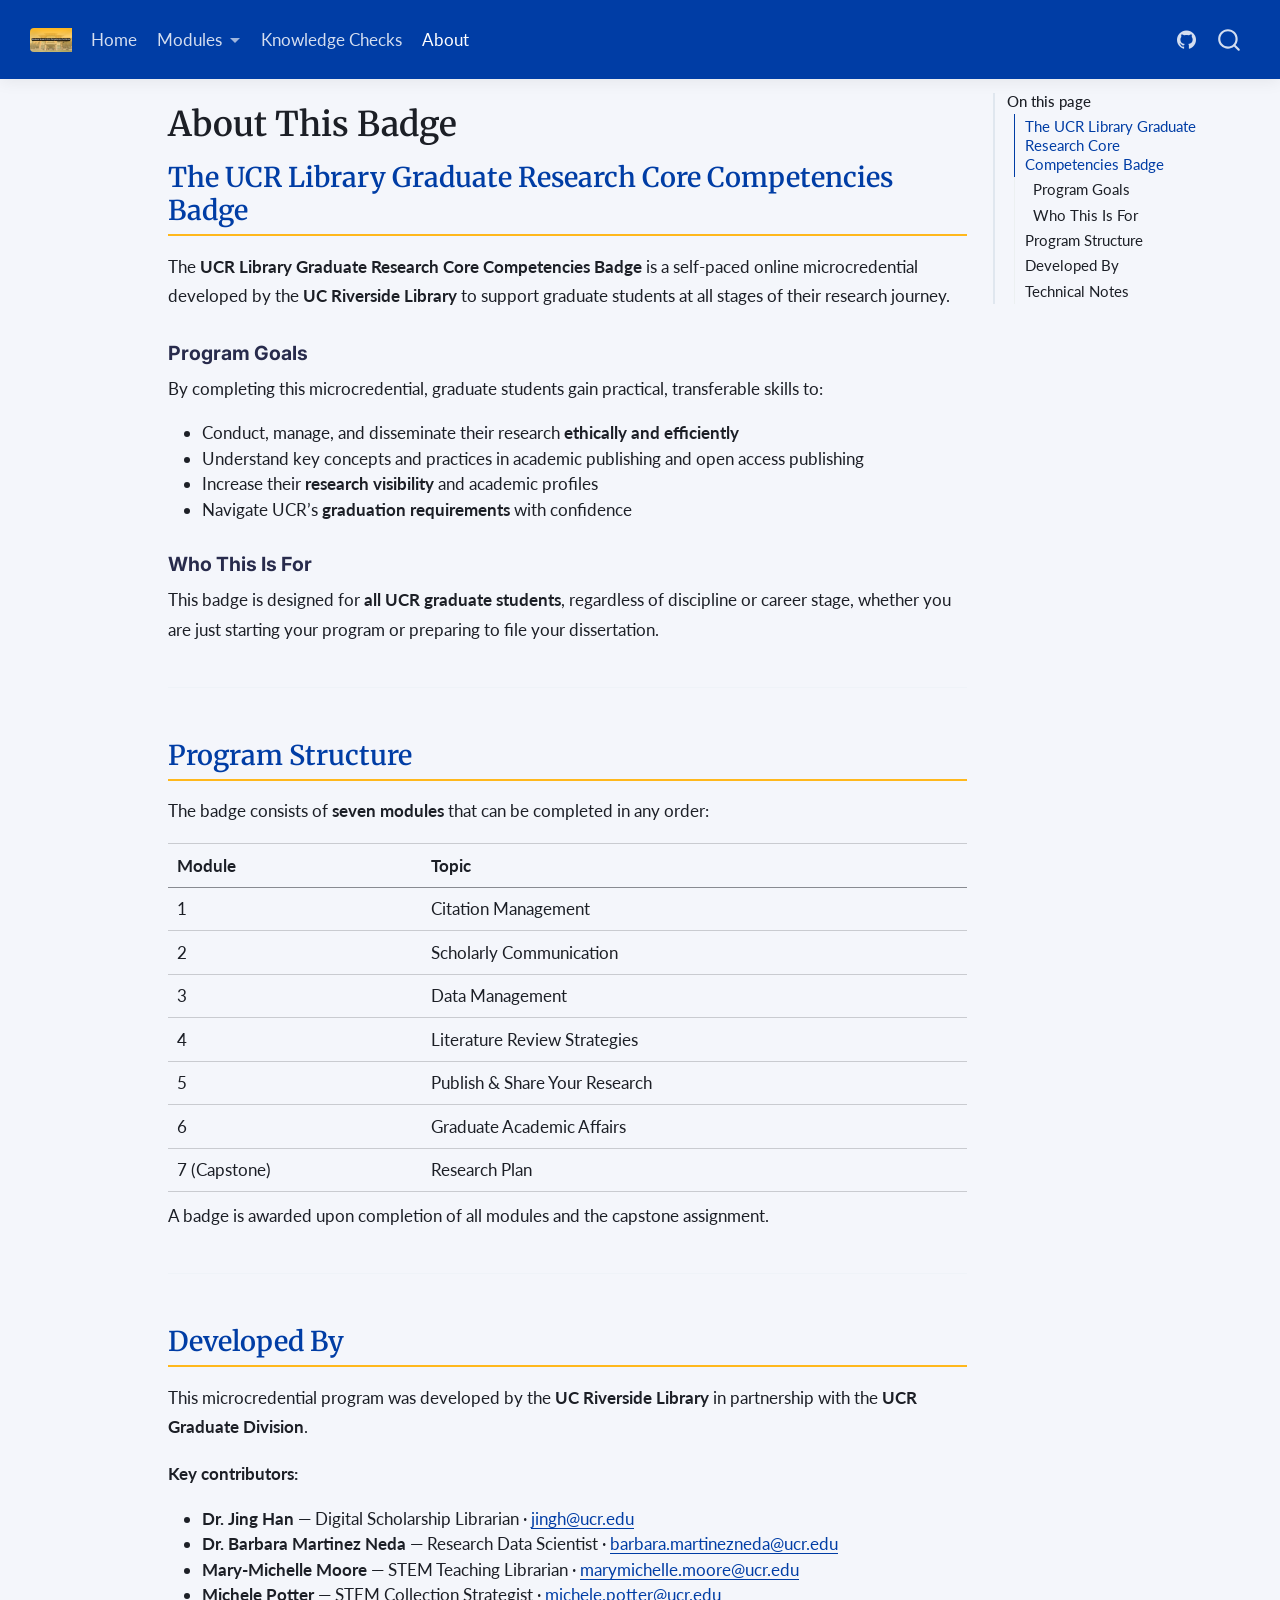
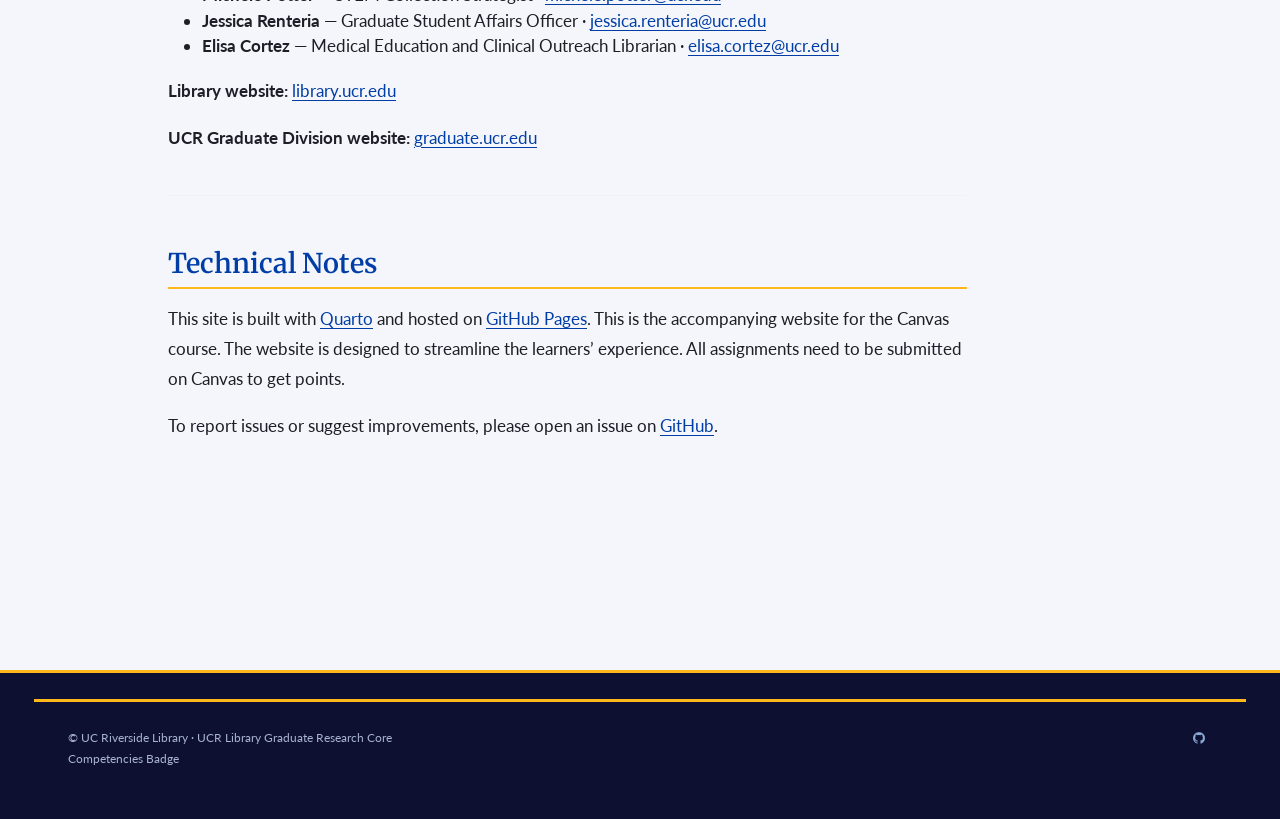
<file: docs/about.html>
<!DOCTYPE html>
<html xmlns="http://www.w3.org/1999/xhtml" lang="en" xml:lang="en"><head>

<meta charset="utf-8">
<meta name="generator" content="quarto-1.9.36">

<meta name="viewport" content="width=device-width, initial-scale=1.0, user-scalable=yes">


<title>About This Badge – UCR Library Graduate Research Core Competencies Badge</title>
<style>
/* Default styles provided by pandoc.
** See https://pandoc.org/MANUAL.html#variables-for-html for config info.
*/
code{white-space: pre-wrap;}
span.smallcaps{font-variant: small-caps;}
div.columns{display: flex; gap: min(4vw, 1.5em);}
div.column{flex: auto; overflow-x: auto;}
div.hanging-indent{margin-left: 1.5em; text-indent: -1.5em;}
ul.task-list{list-style: none;}
ul.task-list li input[type="checkbox"] {
  width: 0.8em;
  margin: 0 0.8em 0.2em -1em; /* quarto-specific, see https://github.com/quarto-dev/quarto-cli/issues/4556 */ 
  vertical-align: middle;
}
</style>


<script src="site_libs/quarto-nav/quarto-nav.js"></script>
<script src="site_libs/quarto-nav/headroom.min.js"></script>
<script src="site_libs/clipboard/clipboard.min.js"></script>
<script src="site_libs/quarto-search/autocomplete.umd.js"></script>
<script src="site_libs/quarto-search/fuse.min.js"></script>
<script src="site_libs/quarto-search/quarto-search.js"></script>
<meta name="quarto:offset" content="./">
<link href="./images/certificate-thumbnail.jpg" rel="icon" type="image/jpeg">
<script src="site_libs/quarto-html/quarto.js" type="module"></script>
<script src="site_libs/quarto-html/tabsets/tabsets.js" type="module"></script>
<script src="site_libs/quarto-html/popper.min.js"></script>
<script src="site_libs/quarto-html/tippy.umd.min.js"></script>
<script src="site_libs/quarto-html/anchor.min.js"></script>
<link href="site_libs/quarto-html/tippy.css" rel="stylesheet">
<link href="site_libs/quarto-html/quarto-syntax-highlighting-845c23b38eaddc0f92fda52bfe77a8c8.css" rel="stylesheet" id="quarto-text-highlighting-styles">
<script src="site_libs/bootstrap/bootstrap.min.js"></script>
<link href="site_libs/bootstrap/bootstrap-icons.css" rel="stylesheet">
<link href="site_libs/bootstrap/bootstrap-c757c3e3eb24b55221ff6a535b5bb890.min.css" rel="stylesheet" append-hash="true" id="quarto-bootstrap" data-mode="light">
<script id="quarto-search-options" type="application/json">{
  "location": "navbar",
  "copy-button": false,
  "collapse-after": 3,
  "panel-placement": "end",
  "type": "overlay",
  "limit": 50,
  "keyboard-shortcut": [
    "f",
    "/",
    "s"
  ],
  "show-item-context": false,
  "language": {
    "search-no-results-text": "No results",
    "search-matching-documents-text": "matching documents",
    "search-copy-link-title": "Copy link to search",
    "search-hide-matches-text": "Hide additional matches",
    "search-more-match-text": "more match in this document",
    "search-more-matches-text": "more matches in this document",
    "search-clear-button-title": "Clear",
    "search-text-placeholder": "",
    "search-detached-cancel-button-title": "Cancel",
    "search-submit-button-title": "Submit",
    "search-label": "Search"
  }
}</script>
<script async="" src="https://www.googletagmanager.com/gtag/js?id=G-T1QKSM81L6"></script>

<script type="text/javascript">

window.dataLayer = window.dataLayer || [];
function gtag(){dataLayer.push(arguments);}
gtag('js', new Date());
gtag('config', 'G-T1QKSM81L6', { 'anonymize_ip': true});
</script>
<style>html{ scroll-behavior: smooth; }</style>
<link rel="preconnect" href="https://fonts.googleapis.com">
<link href="https://fonts.googleapis.com/css2?family=Inter:wght@300;400;600;700&amp;family=Merriweather:wght@400;700&amp;display=swap" rel="stylesheet">


</head>

<body class="nav-fixed quarto-light">

<div id="quarto-search-results"></div>
  <header id="quarto-header" class="headroom fixed-top">
    <nav class="navbar navbar-expand-lg " data-bs-theme="dark">
      <div class="navbar-container container-fluid">
      <div class="navbar-brand-container mx-auto">
    <a href="./index.html" class="navbar-brand navbar-brand-logo">
    <img src="./images/certificate-thumbnail.jpg" alt="GRCC Badge" class="navbar-logo light-content">
    <img src="./images/certificate-thumbnail.jpg" alt="GRCC Badge" class="navbar-logo dark-content">
    </a>
  </div>
            <div id="quarto-search" class="" title="Search"></div>
          <button class="navbar-toggler" type="button" data-bs-toggle="collapse" data-bs-target="#navbarCollapse" aria-controls="navbarCollapse" role="menu" aria-expanded="false" aria-label="Toggle navigation" onclick="if (window.quartoToggleHeadroom) { window.quartoToggleHeadroom(); }">
  <span class="navbar-toggler-icon"></span>
</button>
          <div class="collapse navbar-collapse" id="navbarCollapse">
            <ul class="navbar-nav navbar-nav-scroll me-auto">
  <li class="nav-item">
    <a class="nav-link" href="./index.html"> 
<span class="menu-text">Home</span></a>
  </li>  
  <li class="nav-item dropdown ">
    <a class="nav-link dropdown-toggle" href="#" id="nav-menu-modules" role="link" data-bs-toggle="dropdown" aria-expanded="false">
 <span class="menu-text">Modules</span>
    </a>
    <ul class="dropdown-menu" aria-labelledby="nav-menu-modules">    
        <li>
    <a class="dropdown-item" href="./modules/01-citation-management.html">
 <span class="dropdown-text">1 · Citation Management</span></a>
  </li>  
        <li>
    <a class="dropdown-item" href="./modules/02-scholarly-communication.html">
 <span class="dropdown-text">2 · Scholarly Communication</span></a>
  </li>  
        <li>
    <a class="dropdown-item" href="./modules/03-data-management.html">
 <span class="dropdown-text">3 · Data Management</span></a>
  </li>  
        <li>
    <a class="dropdown-item" href="./modules/04-literature-review.html">
 <span class="dropdown-text">4 · Literature Review Strategies</span></a>
  </li>  
        <li>
    <a class="dropdown-item" href="./modules/05-publish-share.html">
 <span class="dropdown-text">5 · Publish &amp; Share Your Research</span></a>
  </li>  
        <li>
    <a class="dropdown-item" href="./modules/06-graduate-academic-affairs.html">
 <span class="dropdown-text">6 · Graduate Academic Affairs</span></a>
  </li>  
        <li>
    <a class="dropdown-item" href="./modules/07-capstone.html">
 <span class="dropdown-text">7 · Capstone: Research Plan</span></a>
  </li>  
    </ul>
  </li>
  <li class="nav-item">
    <a class="nav-link" href="./knowledge-checks.html"> 
<span class="menu-text">Knowledge Checks</span></a>
  </li>  
  <li class="nav-item">
    <a class="nav-link active" href="./about.html" aria-current="page"> 
<span class="menu-text">About</span></a>
  </li>  
</ul>
            <ul class="navbar-nav navbar-nav-scroll ms-auto">
  <li class="nav-item compact">
    <a class="nav-link" href="https://github.com/jinghanlib/grcc-certificate"> <i class="bi bi-github" role="img" aria-label="GitHub">
</i> 
<span class="menu-text"></span></a>
  </li>  
</ul>
          </div> <!-- /navcollapse -->
            <div class="quarto-navbar-tools">
</div>
      </div> <!-- /container-fluid -->
    </nav>
</header>
<!-- content -->
<div id="quarto-content" class="quarto-container page-columns page-rows-contents page-layout-article page-navbar">
<!-- sidebar -->
<!-- margin-sidebar -->
    <div id="quarto-margin-sidebar" class="sidebar margin-sidebar">
        <nav id="TOC" role="doc-toc" class="toc-active">
    <h2 id="toc-title">On this page</h2>
   
  <ul>
  <li><a href="#the-ucr-library-graduate-research-core-competencies-badge" id="toc-the-ucr-library-graduate-research-core-competencies-badge" class="nav-link active" data-scroll-target="#the-ucr-library-graduate-research-core-competencies-badge">The UCR Library Graduate Research Core Competencies Badge</a>
  <ul class="collapse">
  <li><a href="#program-goals" id="toc-program-goals" class="nav-link" data-scroll-target="#program-goals">Program Goals</a></li>
  <li><a href="#who-this-is-for" id="toc-who-this-is-for" class="nav-link" data-scroll-target="#who-this-is-for">Who This Is For</a></li>
  </ul></li>
  <li><a href="#program-structure" id="toc-program-structure" class="nav-link" data-scroll-target="#program-structure">Program Structure</a></li>
  <li><a href="#developed-by" id="toc-developed-by" class="nav-link" data-scroll-target="#developed-by">Developed By</a></li>
  <li><a href="#technical-notes" id="toc-technical-notes" class="nav-link" data-scroll-target="#technical-notes">Technical Notes</a></li>
  </ul>
</nav>
    </div>
<!-- main -->
<main class="content" id="quarto-document-content">

<header id="title-block-header" class="quarto-title-block default">
<div class="quarto-title">
<h1 class="title">About This Badge</h1>
</div>



<div class="quarto-title-meta">

    
  
    
  </div>
  


</header>


<section id="the-ucr-library-graduate-research-core-competencies-badge" class="level2">
<h2 class="anchored" data-anchor-id="the-ucr-library-graduate-research-core-competencies-badge">The UCR Library Graduate Research Core Competencies Badge</h2>
<p>The <strong>UCR Library Graduate Research Core Competencies Badge</strong> is a self-paced online microcredential developed by the <strong>UC Riverside Library</strong> to support graduate students at all stages of their research journey.</p>
<section id="program-goals" class="level3">
<h3 class="anchored" data-anchor-id="program-goals">Program Goals</h3>
<p>By completing this microcredential, graduate students gain practical, transferable skills to:</p>
<ul>
<li>Conduct, manage, and disseminate their research <strong>ethically and efficiently</strong></li>
<li>Understand key concepts and practices in academic publishing and open access publishing</li>
<li>Increase their <strong>research visibility</strong> and academic profiles</li>
<li>Navigate UCR’s <strong>graduation requirements</strong> with confidence</li>
</ul>
</section>
<section id="who-this-is-for" class="level3">
<h3 class="anchored" data-anchor-id="who-this-is-for">Who This Is For</h3>
<p>This badge is designed for <strong>all UCR graduate students</strong>, regardless of discipline or career stage, whether you are just starting your program or preparing to file your dissertation.</p>
<hr>
</section>
</section>
<section id="program-structure" class="level2">
<h2 class="anchored" data-anchor-id="program-structure">Program Structure</h2>
<p>The badge consists of <strong>seven modules</strong> that can be completed in any order:</p>
<table class="caption-top table">
<thead>
<tr class="header">
<th>Module</th>
<th>Topic</th>
</tr>
</thead>
<tbody>
<tr class="odd">
<td>1</td>
<td>Citation Management</td>
</tr>
<tr class="even">
<td>2</td>
<td>Scholarly Communication</td>
</tr>
<tr class="odd">
<td>3</td>
<td>Data Management</td>
</tr>
<tr class="even">
<td>4</td>
<td>Literature Review Strategies</td>
</tr>
<tr class="odd">
<td>5</td>
<td>Publish &amp; Share Your Research</td>
</tr>
<tr class="even">
<td>6</td>
<td>Graduate Academic Affairs</td>
</tr>
<tr class="odd">
<td>7 (Capstone)</td>
<td>Research Plan</td>
</tr>
</tbody>
</table>
<p>A badge is awarded upon completion of all modules and the capstone assignment.</p>
<hr>
</section>
<section id="developed-by" class="level2">
<h2 class="anchored" data-anchor-id="developed-by">Developed By</h2>
<p>This microcredential program was developed by the <strong>UC Riverside Library</strong> in partnership with the <strong>UCR Graduate Division</strong>.</p>
<p><strong>Key contributors:</strong></p>
<ul>
<li><strong>Dr.&nbsp;Jing Han</strong> — Digital Scholarship Librarian · <a href="mailto:jingh@ucr.edu">jingh@ucr.edu</a></li>
<li><strong>Dr.&nbsp;Barbara Martinez Neda</strong> — Research Data Scientist · <a href="mailto:barbara.martinezneda@ucr.edu">barbara.martinezneda@ucr.edu</a></li>
<li><strong>Mary-Michelle Moore</strong> — STEM Teaching Librarian · <a href="mailto:marymichelle.moore@ucr.edu">marymichelle.moore@ucr.edu</a></li>
<li><strong>Michele Potter</strong> — STEM Collection Strategist · <a href="mailto:michele.potter@ucr.edu">michele.potter@ucr.edu</a></li>
<li><strong>Jessica Renteria</strong> — Graduate Student Affairs Officer · <a href="mailto:jessica.renteria@ucr.edu">jessica.renteria@ucr.edu</a></li>
<li><strong>Elisa Cortez</strong> — Medical Education and Clinical Outreach Librarian · <a href="mailto:elisa.cortez@ucr.edu">elisa.cortez@ucr.edu</a></li>
</ul>
<p><strong>Library website:</strong> <a href="https://library.ucr.edu">library.ucr.edu</a></p>
<p><strong>UCR Graduate Division website:</strong> <a href="https://graduate.ucr.edu/">graduate.ucr.edu</a></p>
<hr>
</section>
<section id="technical-notes" class="level2">
<h2 class="anchored" data-anchor-id="technical-notes">Technical Notes</h2>
<p>This site is built with <a href="https://quarto.org">Quarto</a> and hosted on <a href="https://jinghanlib.github.io/grcc-certificate/">GitHub Pages</a>. This is the accompanying website for the Canvas course. The website is designed to streamline the learners’ experience. All assignments need to be submitted on Canvas to get points.</p>
<p>To report issues or suggest improvements, please open an issue on <a href="https://github.com/jinghanlib/grcc-certificate">GitHub</a>.</p>


</section>

</main> <!-- /main -->
<script id="quarto-html-after-body" type="application/javascript">
  window.document.addEventListener("DOMContentLoaded", function (event) {
    const icon = "";
    const anchorJS = new window.AnchorJS();
    anchorJS.options = {
      placement: 'right',
      icon: icon
    };
    anchorJS.add('.anchored');
    const isCodeAnnotation = (el) => {
      for (const clz of el.classList) {
        if (clz.startsWith('code-annotation-')) {                     
          return true;
        }
      }
      return false;
    }
    const onCopySuccess = function(e) {
      // button target
      const button = e.trigger;
      // don't keep focus
      button.blur();
      // flash "checked"
      button.classList.add('code-copy-button-checked');
      var currentTitle = button.getAttribute("title");
      button.setAttribute("title", "Copied!");
      let tooltip;
      if (window.bootstrap) {
        button.setAttribute("data-bs-toggle", "tooltip");
        button.setAttribute("data-bs-placement", "left");
        button.setAttribute("data-bs-title", "Copied!");
        tooltip = new bootstrap.Tooltip(button, 
          { trigger: "manual", 
            customClass: "code-copy-button-tooltip",
            offset: [0, -8]});
        tooltip.show();    
      }
      setTimeout(function() {
        if (tooltip) {
          tooltip.hide();
          button.removeAttribute("data-bs-title");
          button.removeAttribute("data-bs-toggle");
          button.removeAttribute("data-bs-placement");
        }
        button.setAttribute("title", currentTitle);
        button.classList.remove('code-copy-button-checked');
      }, 1000);
      // clear code selection
      e.clearSelection();
    }
    const getTextToCopy = function(trigger) {
      const outerScaffold = trigger.parentElement.cloneNode(true);
      const codeEl = outerScaffold.querySelector('code');
      for (const childEl of codeEl.children) {
        if (isCodeAnnotation(childEl)) {
          childEl.remove();
        }
      }
      return codeEl.innerText;
    }
    const clipboard = new window.ClipboardJS('.code-copy-button:not([data-in-quarto-modal])', {
      text: getTextToCopy
    });
    clipboard.on('success', onCopySuccess);
    if (window.document.getElementById('quarto-embedded-source-code-modal')) {
      const clipboardModal = new window.ClipboardJS('.code-copy-button[data-in-quarto-modal]', {
        text: getTextToCopy,
        container: window.document.getElementById('quarto-embedded-source-code-modal')
      });
      clipboardModal.on('success', onCopySuccess);
    }
      var localhostRegex = new RegExp(/^(?:http|https):\/\/localhost\:?[0-9]*\//);
      var mailtoRegex = new RegExp(/^mailto:/);
        var filterRegex = new RegExp('/' + window.location.host + '/');
      var isInternal = (href) => {
          return filterRegex.test(href) || localhostRegex.test(href) || mailtoRegex.test(href);
      }
      // Inspect non-navigation links and adorn them if external
     var links = window.document.querySelectorAll('a[href]:not(.nav-link):not(.navbar-brand):not(.toc-action):not(.sidebar-link):not(.sidebar-item-toggle):not(.pagination-link):not(.no-external):not([aria-hidden]):not(.dropdown-item):not(.quarto-navigation-tool):not(.about-link)');
      for (var i=0; i<links.length; i++) {
        const link = links[i];
        if (!isInternal(link.href)) {
          // undo the damage that might have been done by quarto-nav.js in the case of
          // links that we want to consider external
          if (link.dataset.originalHref !== undefined) {
            link.href = link.dataset.originalHref;
          }
            // target, if specified
            link.setAttribute("target", "_blank");
            if (link.getAttribute("rel") === null) {
              link.setAttribute("rel", "noopener");
            }
        }
      }
    function tippyHover(el, contentFn, onTriggerFn, onUntriggerFn) {
      const config = {
        allowHTML: true,
        maxWidth: 500,
        delay: 100,
        arrow: false,
        appendTo: function(el) {
            return el.parentElement;
        },
        interactive: true,
        interactiveBorder: 10,
        theme: 'quarto',
        placement: 'bottom-start',
      };
      if (contentFn) {
        config.content = contentFn;
      }
      if (onTriggerFn) {
        config.onTrigger = onTriggerFn;
      }
      if (onUntriggerFn) {
        config.onUntrigger = onUntriggerFn;
      }
      window.tippy(el, config); 
    }
    const noterefs = window.document.querySelectorAll('a[role="doc-noteref"]');
    for (var i=0; i<noterefs.length; i++) {
      const ref = noterefs[i];
      tippyHover(ref, function() {
        // use id or data attribute instead here
        let href = ref.getAttribute('data-footnote-href') || ref.getAttribute('href');
        try { href = new URL(href).hash; } catch {}
        const id = href.replace(/^#\/?/, "");
        const note = window.document.getElementById(id);
        if (note) {
          return note.innerHTML;
        } else {
          return "";
        }
      });
    }
    const xrefs = window.document.querySelectorAll('a.quarto-xref');
    const processXRef = (id, note) => {
      // Strip column container classes
      const stripColumnClz = (el) => {
        el.classList.remove("page-full", "page-columns");
        if (el.children) {
          for (const child of el.children) {
            stripColumnClz(child);
          }
        }
      }
      stripColumnClz(note)
      if (id === null || id.startsWith('sec-')) {
        // Special case sections, only their first couple elements
        const container = document.createElement("div");
        if (note.children && note.children.length > 2) {
          container.appendChild(note.children[0].cloneNode(true));
          for (let i = 1; i < note.children.length; i++) {
            const child = note.children[i];
            if (child.tagName === "P" && child.innerText === "") {
              continue;
            } else {
              container.appendChild(child.cloneNode(true));
              break;
            }
          }
          if (window.Quarto?.typesetMath) {
            window.Quarto.typesetMath(container);
          }
          return container.innerHTML
        } else {
          if (window.Quarto?.typesetMath) {
            window.Quarto.typesetMath(note);
          }
          return note.innerHTML;
        }
      } else {
        // Remove any anchor links if they are present
        const anchorLink = note.querySelector('a.anchorjs-link');
        if (anchorLink) {
          anchorLink.remove();
        }
        if (window.Quarto?.typesetMath) {
          window.Quarto.typesetMath(note);
        }
        if (note.classList.contains("callout")) {
          return note.outerHTML;
        } else {
          return note.innerHTML;
        }
      }
    }
    for (var i=0; i<xrefs.length; i++) {
      const xref = xrefs[i];
      tippyHover(xref, undefined, function(instance) {
        instance.disable();
        let url = xref.getAttribute('href');
        let hash = undefined; 
        if (url.startsWith('#')) {
          hash = url;
        } else {
          try { hash = new URL(url).hash; } catch {}
        }
        if (hash) {
          const id = hash.replace(/^#\/?/, "");
          const note = window.document.getElementById(id);
          if (note !== null) {
            try {
              const html = processXRef(id, note.cloneNode(true));
              instance.setContent(html);
            } finally {
              instance.enable();
              instance.show();
            }
          } else {
            // See if we can fetch this
            fetch(url.split('#')[0])
            .then(res => res.text())
            .then(html => {
              const parser = new DOMParser();
              const htmlDoc = parser.parseFromString(html, "text/html");
              const note = htmlDoc.getElementById(id);
              if (note !== null) {
                const html = processXRef(id, note);
                instance.setContent(html);
              } 
            }).finally(() => {
              instance.enable();
              instance.show();
            });
          }
        } else {
          // See if we can fetch a full url (with no hash to target)
          // This is a special case and we should probably do some content thinning / targeting
          fetch(url)
          .then(res => res.text())
          .then(html => {
            const parser = new DOMParser();
            const htmlDoc = parser.parseFromString(html, "text/html");
            const note = htmlDoc.querySelector('main.content');
            if (note !== null) {
              // This should only happen for chapter cross references
              // (since there is no id in the URL)
              // remove the first header
              if (note.children.length > 0 && note.children[0].tagName === "HEADER") {
                note.children[0].remove();
              }
              const html = processXRef(null, note);
              instance.setContent(html);
            } 
          }).finally(() => {
            instance.enable();
            instance.show();
          });
        }
      }, function(instance) {
      });
    }
        let selectedAnnoteEl;
        const selectorForAnnotation = ( cell, annotation) => {
          let cellAttr = 'data-code-cell="' + cell + '"';
          let lineAttr = 'data-code-annotation="' +  annotation + '"';
          const selector = 'span[' + cellAttr + '][' + lineAttr + ']';
          return selector;
        }
        const selectCodeLines = (annoteEl) => {
          const doc = window.document;
          const targetCell = annoteEl.getAttribute("data-target-cell");
          const targetAnnotation = annoteEl.getAttribute("data-target-annotation");
          const annoteSpan = window.document.querySelector(selectorForAnnotation(targetCell, targetAnnotation));
          const lines = annoteSpan.getAttribute("data-code-lines").split(",");
          const lineIds = lines.map((line) => {
            return targetCell + "-" + line;
          })
          let top = null;
          let height = null;
          let parent = null;
          if (lineIds.length > 0) {
              //compute the position of the single el (top and bottom and make a div)
              const el = window.document.getElementById(lineIds[0]);
              top = el.offsetTop;
              height = el.offsetHeight;
              parent = el.parentElement.parentElement;
            if (lineIds.length > 1) {
              const lastEl = window.document.getElementById(lineIds[lineIds.length - 1]);
              const bottom = lastEl.offsetTop + lastEl.offsetHeight;
              height = bottom - top;
            }
            if (top !== null && height !== null && parent !== null) {
              // cook up a div (if necessary) and position it 
              let div = window.document.getElementById("code-annotation-line-highlight");
              if (div === null) {
                div = window.document.createElement("div");
                div.setAttribute("id", "code-annotation-line-highlight");
                div.style.position = 'absolute';
                parent.appendChild(div);
              }
              div.style.top = top - 2 + "px";
              div.style.height = height + 4 + "px";
              div.style.left = 0;
              let gutterDiv = window.document.getElementById("code-annotation-line-highlight-gutter");
              if (gutterDiv === null) {
                gutterDiv = window.document.createElement("div");
                gutterDiv.setAttribute("id", "code-annotation-line-highlight-gutter");
                gutterDiv.style.position = 'absolute';
                const codeCell = window.document.getElementById(targetCell);
                const gutter = codeCell.querySelector('.code-annotation-gutter');
                gutter.appendChild(gutterDiv);
              }
              gutterDiv.style.top = top - 2 + "px";
              gutterDiv.style.height = height + 4 + "px";
            }
            selectedAnnoteEl = annoteEl;
          }
        };
        const unselectCodeLines = () => {
          const elementsIds = ["code-annotation-line-highlight", "code-annotation-line-highlight-gutter"];
          elementsIds.forEach((elId) => {
            const div = window.document.getElementById(elId);
            if (div) {
              div.remove();
            }
          });
          selectedAnnoteEl = undefined;
        };
          // Handle positioning of the toggle
      window.addEventListener(
        "resize",
        throttle(() => {
          elRect = undefined;
          if (selectedAnnoteEl) {
            selectCodeLines(selectedAnnoteEl);
          }
        }, 10)
      );
      function throttle(fn, ms) {
      let throttle = false;
      let timer;
        return (...args) => {
          if(!throttle) { // first call gets through
              fn.apply(this, args);
              throttle = true;
          } else { // all the others get throttled
              if(timer) clearTimeout(timer); // cancel #2
              timer = setTimeout(() => {
                fn.apply(this, args);
                timer = throttle = false;
              }, ms);
          }
        };
      }
        // Attach click handler to the DT
        const annoteDls = window.document.querySelectorAll('dt[data-target-cell]');
        for (const annoteDlNode of annoteDls) {
          annoteDlNode.addEventListener('click', (event) => {
            const clickedEl = event.target;
            if (clickedEl !== selectedAnnoteEl) {
              unselectCodeLines();
              const activeEl = window.document.querySelector('dt[data-target-cell].code-annotation-active');
              if (activeEl) {
                activeEl.classList.remove('code-annotation-active');
              }
              selectCodeLines(clickedEl);
              clickedEl.classList.add('code-annotation-active');
            } else {
              // Unselect the line
              unselectCodeLines();
              clickedEl.classList.remove('code-annotation-active');
            }
          });
        }
    const findCites = (el) => {
      const parentEl = el.parentElement;
      if (parentEl) {
        const cites = parentEl.dataset.cites;
        if (cites) {
          return {
            el,
            cites: cites.split(' ')
          };
        } else {
          return findCites(el.parentElement)
        }
      } else {
        return undefined;
      }
    };
    var bibliorefs = window.document.querySelectorAll('a[role="doc-biblioref"]');
    for (var i=0; i<bibliorefs.length; i++) {
      const ref = bibliorefs[i];
      const citeInfo = findCites(ref);
      if (citeInfo) {
        tippyHover(citeInfo.el, function() {
          var popup = window.document.createElement('div');
          citeInfo.cites.forEach(function(cite) {
            var citeDiv = window.document.createElement('div');
            citeDiv.classList.add('hanging-indent');
            citeDiv.classList.add('csl-entry');
            var biblioDiv = window.document.getElementById('ref-' + cite);
            if (biblioDiv) {
              citeDiv.innerHTML = biblioDiv.innerHTML;
            }
            popup.appendChild(citeDiv);
          });
          return popup.innerHTML;
        });
      }
    }
  });
  </script>
</div> <!-- /content -->
<footer class="footer">
  <div class="nav-footer">
    <div class="nav-footer-left">
<p>© UC Riverside Library · UCR Library Graduate Research Core Competencies Badge</p>
</div>   
    <div class="nav-footer-center">
      &nbsp;
    </div>
    <div class="nav-footer-right">
      <ul class="footer-items list-unstyled">
    <li class="nav-item compact">
    <a class="nav-link" href="https://github.com/jinghanlib/grcc-certificate">
      <i class="bi bi-github" role="img">
</i> 
    </a>
  </li>  
</ul>
    </div>
  </div>
</footer>




<script src="site_libs/quarto-html/zenscroll-min.js"></script>
</body></html>
</file>
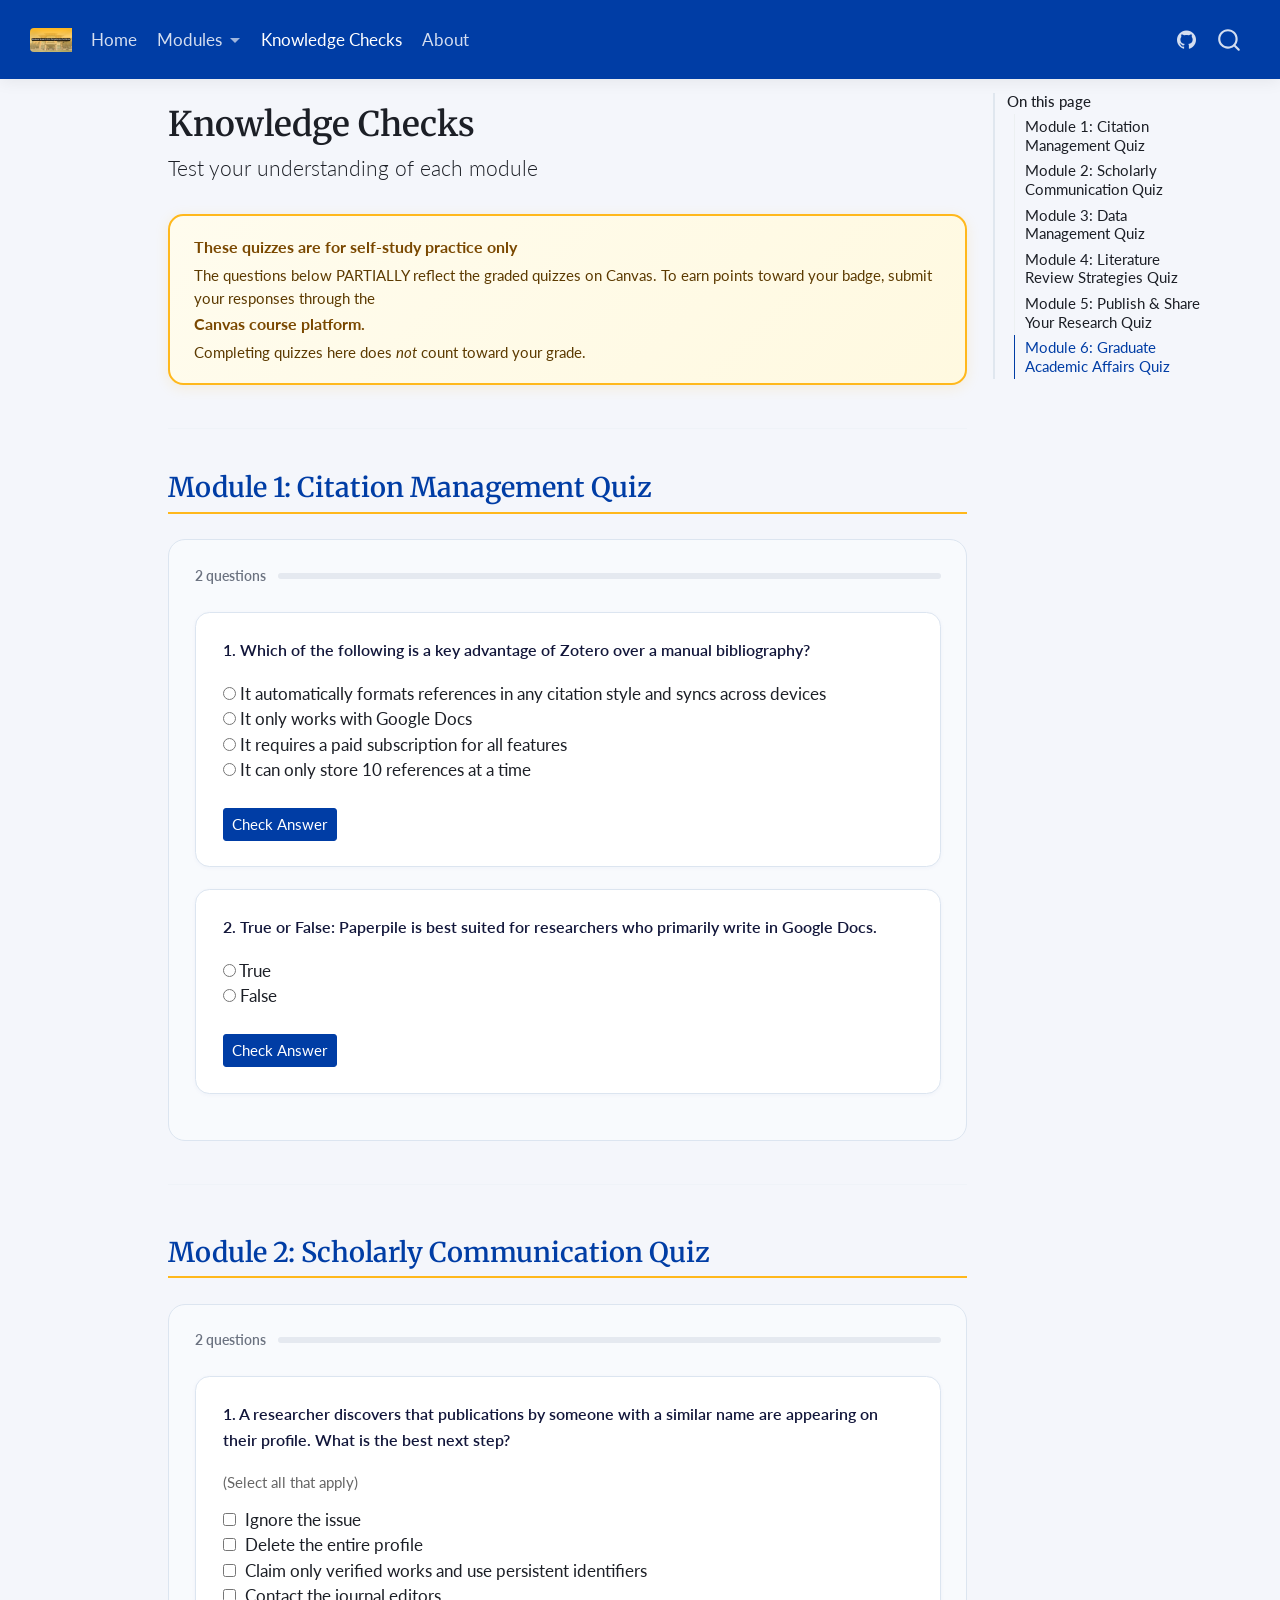
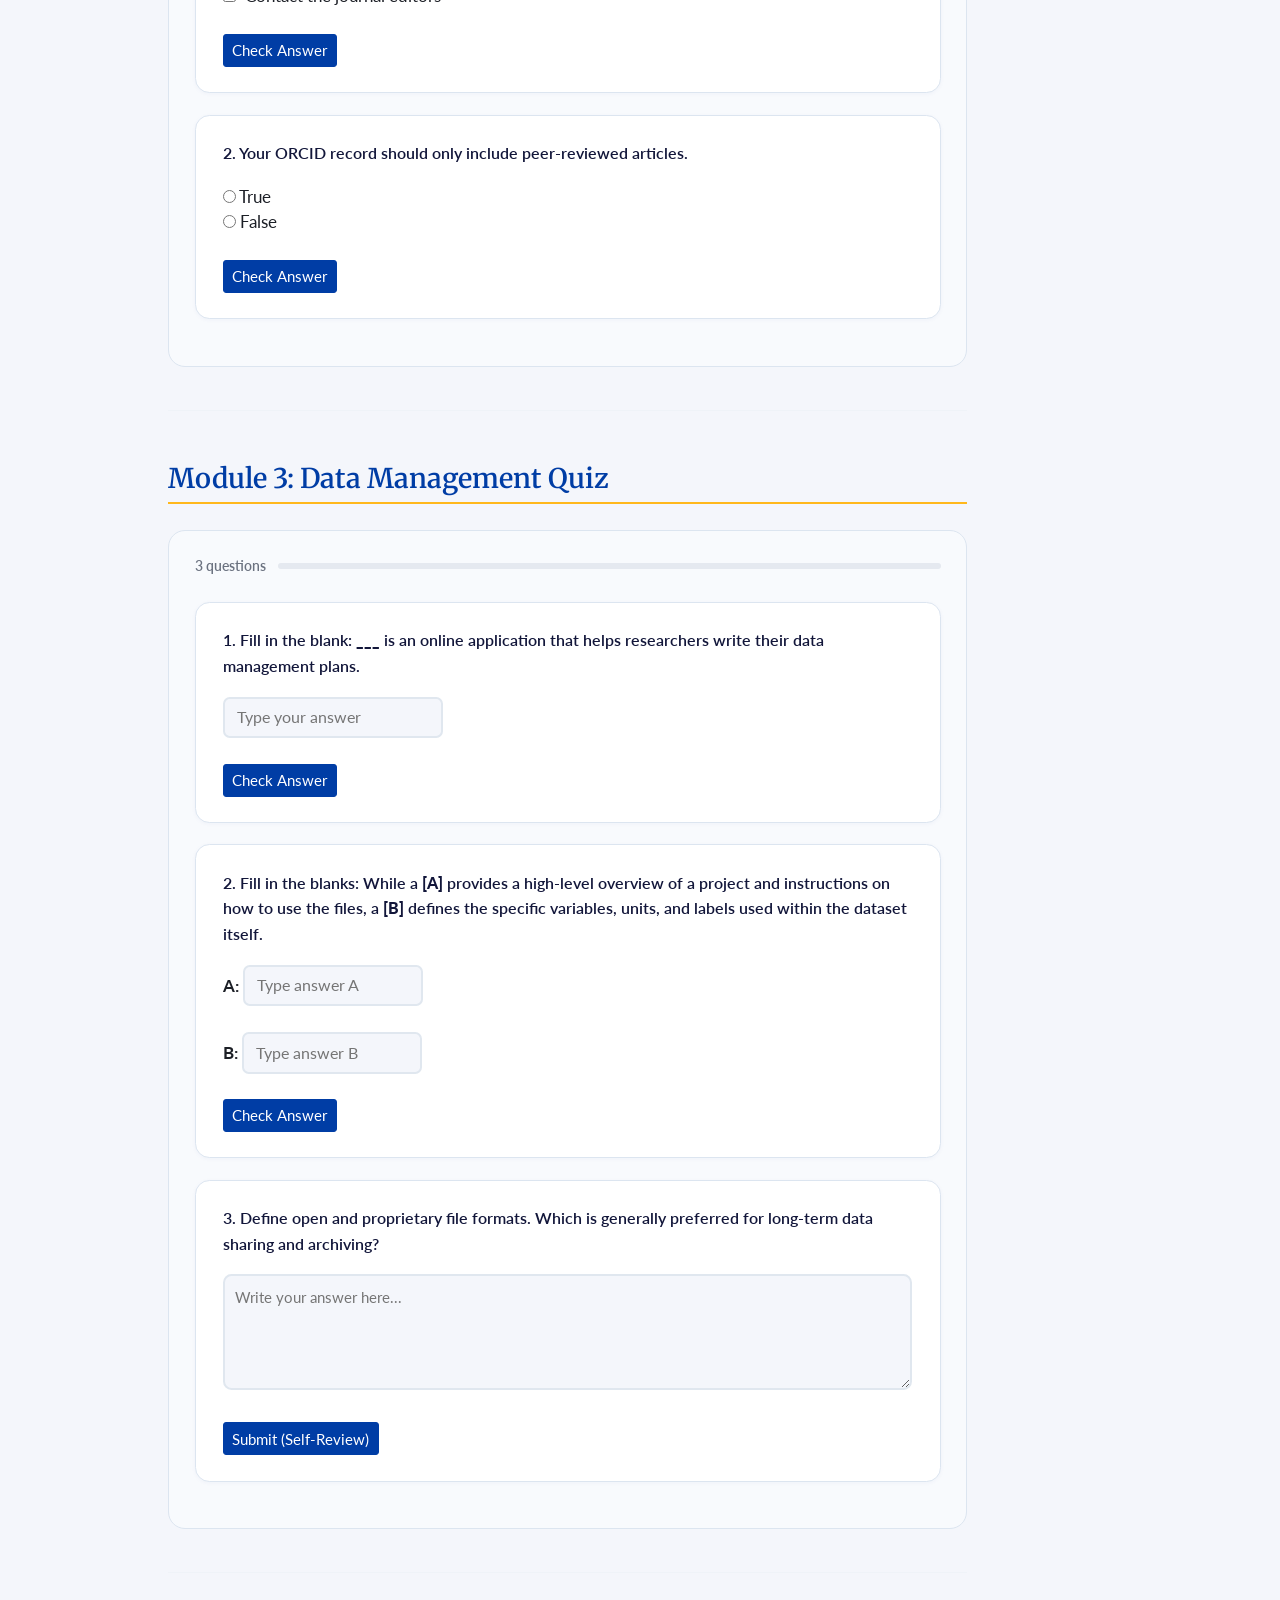
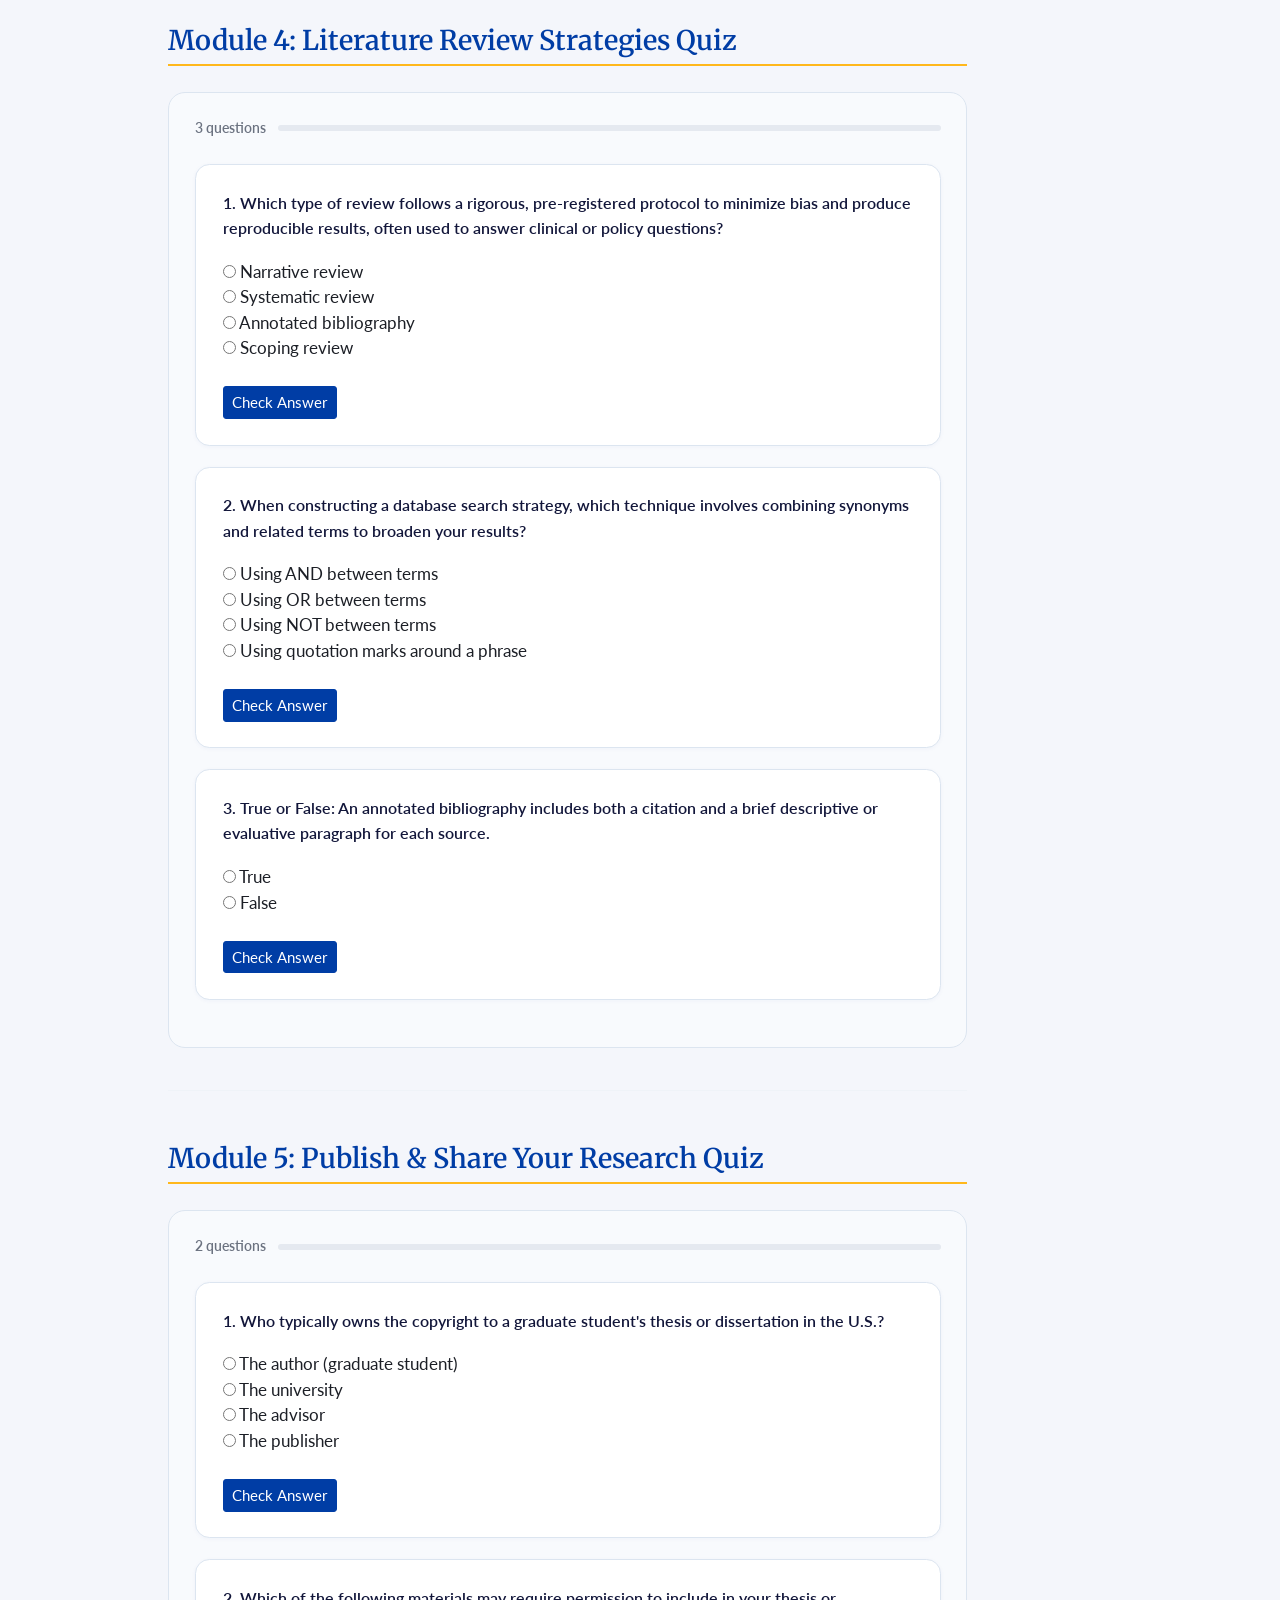
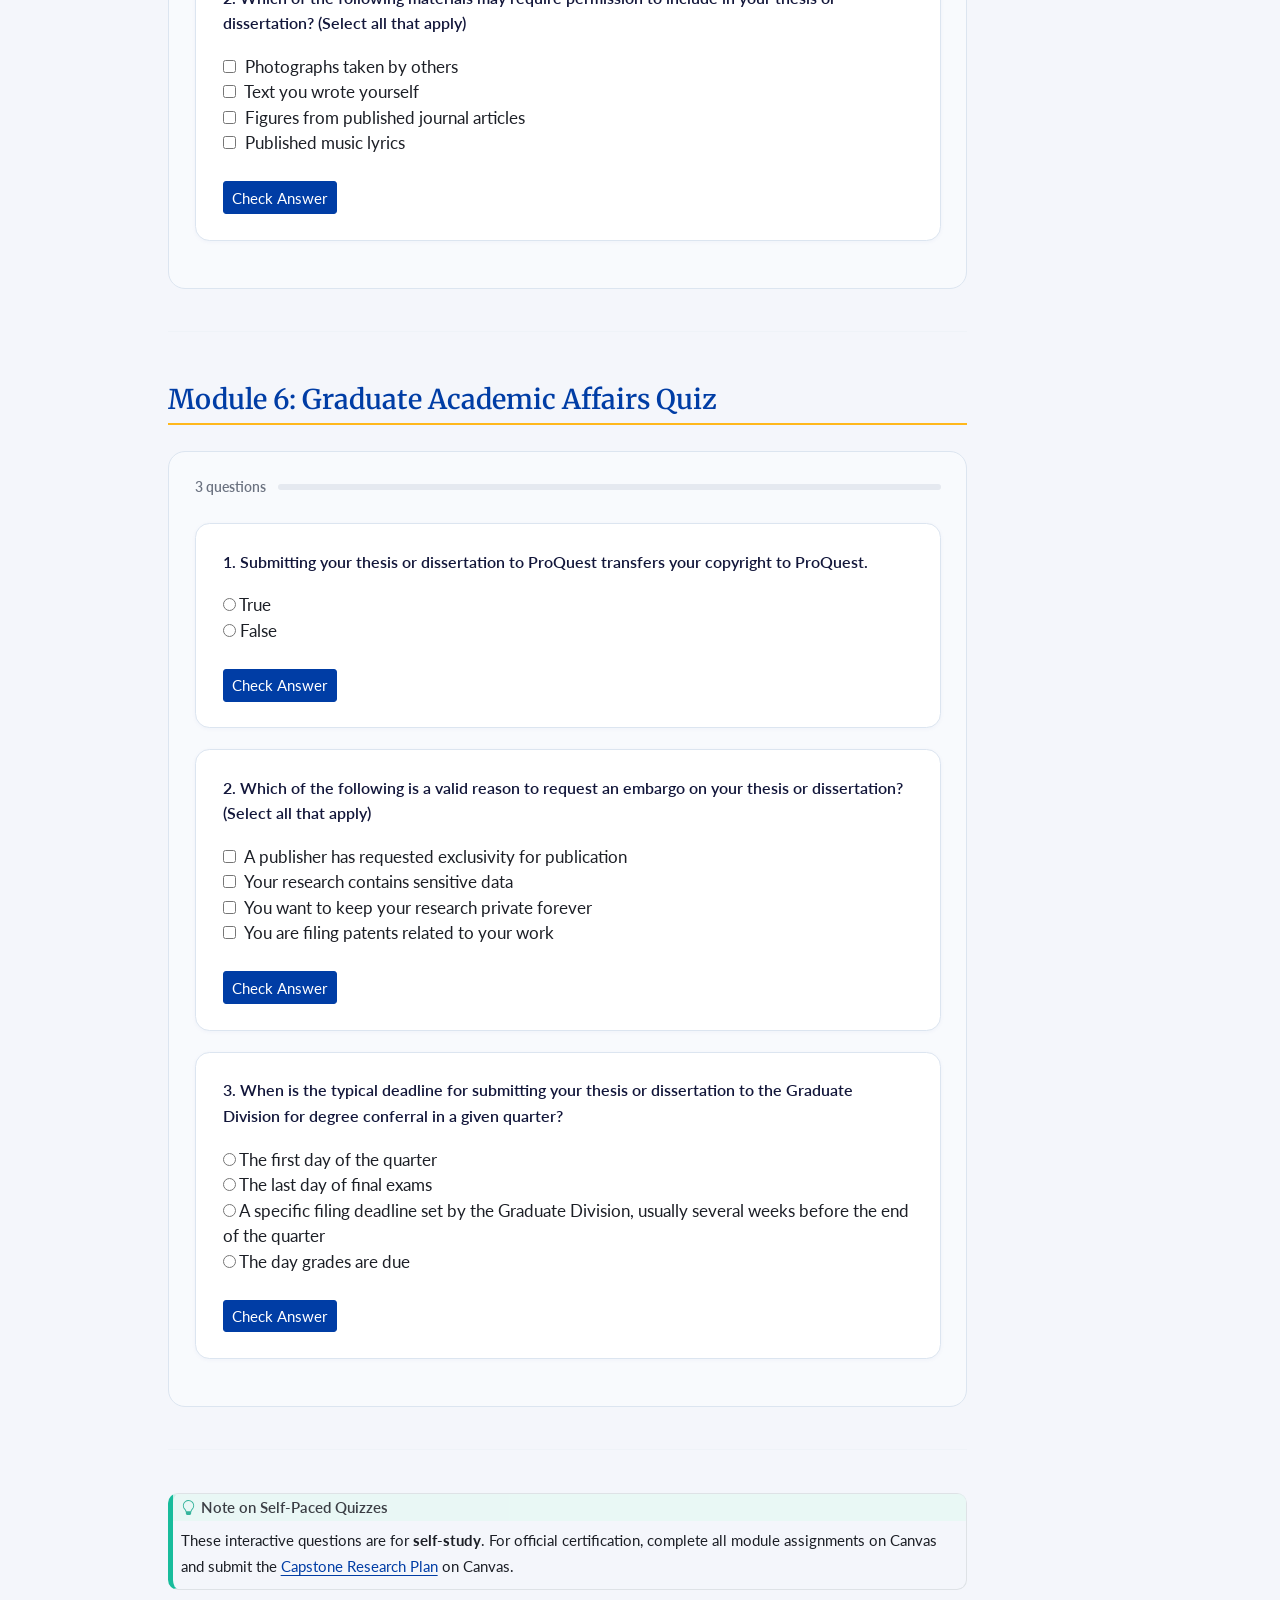
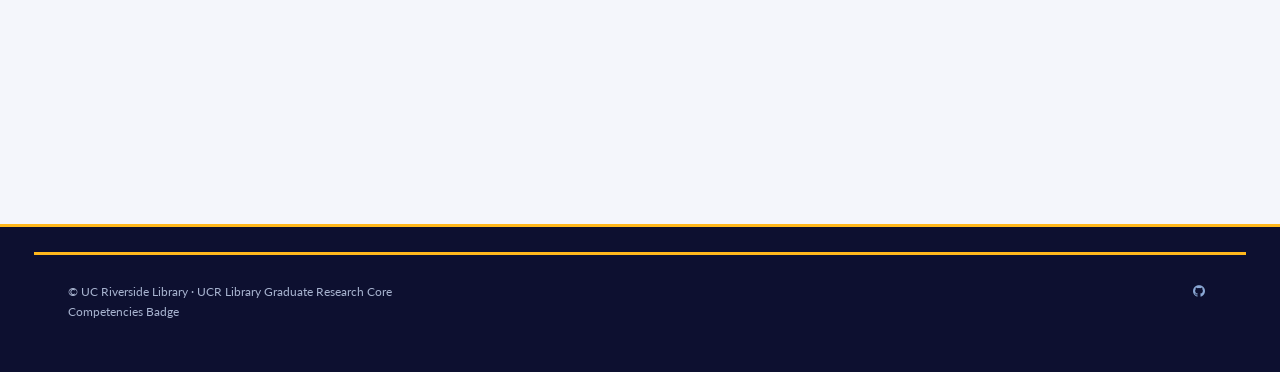
<file: docs/knowledge-checks.html>
<!DOCTYPE html>
<html xmlns="http://www.w3.org/1999/xhtml" lang="en" xml:lang="en"><head>

<meta charset="utf-8">
<meta name="generator" content="quarto-1.9.36">

<meta name="viewport" content="width=device-width, initial-scale=1.0, user-scalable=yes">


<title>Knowledge Checks – UCR Library Graduate Research Core Competencies Badge</title>
<style>
/* Default styles provided by pandoc.
** See https://pandoc.org/MANUAL.html#variables-for-html for config info.
*/
code{white-space: pre-wrap;}
span.smallcaps{font-variant: small-caps;}
div.columns{display: flex; gap: min(4vw, 1.5em);}
div.column{flex: auto; overflow-x: auto;}
div.hanging-indent{margin-left: 1.5em; text-indent: -1.5em;}
ul.task-list{list-style: none;}
ul.task-list li input[type="checkbox"] {
  width: 0.8em;
  margin: 0 0.8em 0.2em -1em; /* quarto-specific, see https://github.com/quarto-dev/quarto-cli/issues/4556 */ 
  vertical-align: middle;
}
</style>


<script src="site_libs/quarto-nav/quarto-nav.js"></script>
<script src="site_libs/quarto-nav/headroom.min.js"></script>
<script src="site_libs/clipboard/clipboard.min.js"></script>
<script src="site_libs/quarto-search/autocomplete.umd.js"></script>
<script src="site_libs/quarto-search/fuse.min.js"></script>
<script src="site_libs/quarto-search/quarto-search.js"></script>
<meta name="quarto:offset" content="./">
<link href="./images/certificate-thumbnail.jpg" rel="icon" type="image/jpeg">
<script src="site_libs/quarto-html/quarto.js" type="module"></script>
<script src="site_libs/quarto-html/tabsets/tabsets.js" type="module"></script>
<script src="site_libs/quarto-html/popper.min.js"></script>
<script src="site_libs/quarto-html/tippy.umd.min.js"></script>
<script src="site_libs/quarto-html/anchor.min.js"></script>
<link href="site_libs/quarto-html/tippy.css" rel="stylesheet">
<link href="site_libs/quarto-html/quarto-syntax-highlighting-845c23b38eaddc0f92fda52bfe77a8c8.css" rel="stylesheet" id="quarto-text-highlighting-styles">
<script src="site_libs/bootstrap/bootstrap.min.js"></script>
<link href="site_libs/bootstrap/bootstrap-icons.css" rel="stylesheet">
<link href="site_libs/bootstrap/bootstrap-c757c3e3eb24b55221ff6a535b5bb890.min.css" rel="stylesheet" append-hash="true" id="quarto-bootstrap" data-mode="light">
<script id="quarto-search-options" type="application/json">{
  "location": "navbar",
  "copy-button": false,
  "collapse-after": 3,
  "panel-placement": "end",
  "type": "overlay",
  "limit": 50,
  "keyboard-shortcut": [
    "f",
    "/",
    "s"
  ],
  "show-item-context": false,
  "language": {
    "search-no-results-text": "No results",
    "search-matching-documents-text": "matching documents",
    "search-copy-link-title": "Copy link to search",
    "search-hide-matches-text": "Hide additional matches",
    "search-more-match-text": "more match in this document",
    "search-more-matches-text": "more matches in this document",
    "search-clear-button-title": "Clear",
    "search-text-placeholder": "",
    "search-detached-cancel-button-title": "Cancel",
    "search-submit-button-title": "Submit",
    "search-label": "Search"
  }
}</script>
<script async="" src="https://www.googletagmanager.com/gtag/js?id=G-T1QKSM81L6"></script>

<script type="text/javascript">

window.dataLayer = window.dataLayer || [];
function gtag(){dataLayer.push(arguments);}
gtag('js', new Date());
gtag('config', 'G-T1QKSM81L6', { 'anonymize_ip': true});
</script>
<style>html{ scroll-behavior: smooth; }</style>
<link rel="preconnect" href="https://fonts.googleapis.com">
<link href="https://fonts.googleapis.com/css2?family=Inter:wght@300;400;600;700&amp;family=Merriweather:wght@400;700&amp;display=swap" rel="stylesheet">


</head>

<body class="nav-fixed quarto-light">

<div id="quarto-search-results"></div>
  <header id="quarto-header" class="headroom fixed-top">
    <nav class="navbar navbar-expand-lg " data-bs-theme="dark">
      <div class="navbar-container container-fluid">
      <div class="navbar-brand-container mx-auto">
    <a href="./index.html" class="navbar-brand navbar-brand-logo">
    <img src="./images/certificate-thumbnail.jpg" alt="GRCC Badge" class="navbar-logo light-content">
    <img src="./images/certificate-thumbnail.jpg" alt="GRCC Badge" class="navbar-logo dark-content">
    </a>
  </div>
            <div id="quarto-search" class="" title="Search"></div>
          <button class="navbar-toggler" type="button" data-bs-toggle="collapse" data-bs-target="#navbarCollapse" aria-controls="navbarCollapse" role="menu" aria-expanded="false" aria-label="Toggle navigation" onclick="if (window.quartoToggleHeadroom) { window.quartoToggleHeadroom(); }">
  <span class="navbar-toggler-icon"></span>
</button>
          <div class="collapse navbar-collapse" id="navbarCollapse">
            <ul class="navbar-nav navbar-nav-scroll me-auto">
  <li class="nav-item">
    <a class="nav-link" href="./index.html"> 
<span class="menu-text">Home</span></a>
  </li>  
  <li class="nav-item dropdown ">
    <a class="nav-link dropdown-toggle" href="#" id="nav-menu-modules" role="link" data-bs-toggle="dropdown" aria-expanded="false">
 <span class="menu-text">Modules</span>
    </a>
    <ul class="dropdown-menu" aria-labelledby="nav-menu-modules">    
        <li>
    <a class="dropdown-item" href="./modules/01-citation-management.html">
 <span class="dropdown-text">1 · Citation Management</span></a>
  </li>  
        <li>
    <a class="dropdown-item" href="./modules/02-scholarly-communication.html">
 <span class="dropdown-text">2 · Scholarly Communication</span></a>
  </li>  
        <li>
    <a class="dropdown-item" href="./modules/03-data-management.html">
 <span class="dropdown-text">3 · Data Management</span></a>
  </li>  
        <li>
    <a class="dropdown-item" href="./modules/04-literature-review.html">
 <span class="dropdown-text">4 · Literature Review Strategies</span></a>
  </li>  
        <li>
    <a class="dropdown-item" href="./modules/05-publish-share.html">
 <span class="dropdown-text">5 · Publish &amp; Share Your Research</span></a>
  </li>  
        <li>
    <a class="dropdown-item" href="./modules/06-graduate-academic-affairs.html">
 <span class="dropdown-text">6 · Graduate Academic Affairs</span></a>
  </li>  
        <li>
    <a class="dropdown-item" href="./modules/07-capstone.html">
 <span class="dropdown-text">7 · Capstone: Research Plan</span></a>
  </li>  
    </ul>
  </li>
  <li class="nav-item">
    <a class="nav-link active" href="./knowledge-checks.html" aria-current="page"> 
<span class="menu-text">Knowledge Checks</span></a>
  </li>  
  <li class="nav-item">
    <a class="nav-link" href="./about.html"> 
<span class="menu-text">About</span></a>
  </li>  
</ul>
            <ul class="navbar-nav navbar-nav-scroll ms-auto">
  <li class="nav-item compact">
    <a class="nav-link" href="https://github.com/jinghanlib/grcc-certificate"> <i class="bi bi-github" role="img" aria-label="GitHub">
</i> 
<span class="menu-text"></span></a>
  </li>  
</ul>
          </div> <!-- /navcollapse -->
            <div class="quarto-navbar-tools">
</div>
      </div> <!-- /container-fluid -->
    </nav>
</header>
<!-- content -->
<div id="quarto-content" class="quarto-container page-columns page-rows-contents page-layout-article page-navbar">
<!-- sidebar -->
<!-- margin-sidebar -->
    <div id="quarto-margin-sidebar" class="sidebar margin-sidebar">
        <nav id="TOC" role="doc-toc" class="toc-active">
    <h2 id="toc-title">On this page</h2>
   
  <ul>
  <li><a href="#module-1-citation-management-quiz" id="toc-module-1-citation-management-quiz" class="nav-link active" data-scroll-target="#module-1-citation-management-quiz">Module 1: Citation Management Quiz</a></li>
  <li><a href="#module-2-scholarly-communication-quiz" id="toc-module-2-scholarly-communication-quiz" class="nav-link" data-scroll-target="#module-2-scholarly-communication-quiz">Module 2: Scholarly Communication Quiz</a></li>
  <li><a href="#module-3-data-management-quiz" id="toc-module-3-data-management-quiz" class="nav-link" data-scroll-target="#module-3-data-management-quiz">Module 3: Data Management Quiz</a></li>
  <li><a href="#module-4-literature-review-strategies-quiz" id="toc-module-4-literature-review-strategies-quiz" class="nav-link" data-scroll-target="#module-4-literature-review-strategies-quiz">Module 4: Literature Review Strategies Quiz</a></li>
  <li><a href="#module-5-publish-share-your-research-quiz" id="toc-module-5-publish-share-your-research-quiz" class="nav-link" data-scroll-target="#module-5-publish-share-your-research-quiz">Module 5: Publish &amp; Share Your Research Quiz</a></li>
  <li><a href="#module-6-graduate-academic-affairs-quiz" id="toc-module-6-graduate-academic-affairs-quiz" class="nav-link" data-scroll-target="#module-6-graduate-academic-affairs-quiz">Module 6: Graduate Academic Affairs Quiz</a></li>
  </ul>
</nav>
    </div>
<!-- main -->
<main class="content" id="quarto-document-content">

<header id="title-block-header" class="quarto-title-block default">
<div class="quarto-title">
<h1 class="title">Knowledge Checks</h1>
<p class="subtitle lead">Test your understanding of each module</p>
</div>



<div class="quarto-title-meta">

    
  
    
  </div>
  


</header>


<div class="canvas-reminder">
  <div class="canvas-reminder-body">
    <strong>These quizzes are for self-study practice only</strong>
    <p>The questions below PARTIALLY reflect the graded quizzes on Canvas. To earn points toward your badge, submit your responses through the <strong>Canvas course platform.</strong> Completing quizzes here does <em>not</em> count toward your grade.</p>
  </div>
</div>
<hr>
<section id="module-1-citation-management-quiz" class="level2">
<h2 class="anchored" data-anchor-id="module-1-citation-management-quiz">Module 1: Citation Management Quiz</h2>
<div class="quiz-container" id="quiz-cm">

<div class="quiz-progress">
  <span>2 questions</span>
  <div class="quiz-progress-bar"><div class="quiz-progress-fill" style="width:0%" id="cm-progress"></div></div>
</div>

<div class="quiz-question">
  <div class="question-text">1. Which of the following is a key advantage of Zotero over a manual bibliography?</div>
  <label><input type="radio" name="cm1" value="a"> It automatically formats references in any citation style and syncs across devices</label><br>
  <label><input type="radio" name="cm1" value="b"> It only works with Google Docs</label><br>
  <label><input type="radio" name="cm1" value="c"> It requires a paid subscription for all features</label><br>
  <label><input type="radio" name="cm1" value="d"> It can only store 10 references at a time</label><br>
  <br>
  <button onclick="checkCM1()" class="btn btn-primary btn-sm">Check Answer</button>
  <div id="cm1-feedback" style="margin-top:0.7rem;display:none;"></div>
</div>

<div class="quiz-question">
  <div class="question-text">2. True or False: Paperpile is best suited for researchers who primarily write in Google Docs.</div>
  <label><input type="radio" name="cm2" value="true"> True</label><br>
  <label><input type="radio" name="cm2" value="false"> False</label><br>
  <br>
  <button onclick="checkCM2()" class="btn btn-primary btn-sm">Check Answer</button>
  <div id="cm2-feedback" style="margin-top:0.7rem;display:none;"></div>
</div>

</div>

<script>
var cmAnswered = 0;
function checkCM1() {
  const val = document.querySelector('input[name="cm1"]:checked');
  const fb = document.getElementById('cm1-feedback');
  fb.style.display = 'block';
  if (!val) { fb.innerHTML = 'Please select an answer.'; return; }
  if (val.value === 'a') {
    fb.innerHTML = '<span style="color:#2e7d32;font-weight:600;">✅ Correct!</span> Zotero automatically reformats your citations when you switch styles (e.g., APA to Chicago), saves to cloud storage, and syncs across all your devices — far more efficient than managing references by hand.';
    cmAnswered = Math.min(cmAnswered + 1, 2);
  } else {
    fb.innerHTML = '<span style="color:#c62828;font-weight:600;">Not quite.</span> The correct answer is: <em>It automatically formats references in any citation style and syncs across devices.</em> Zotero supports thousands of citation styles and is free with 6 GB of cloud storage.';
  }
  document.getElementById('cm-progress').style.width = (cmAnswered / 2 * 100) + '%';
}
function checkCM2() {
  const val = document.querySelector('input[name="cm2"]:checked');
  const fb = document.getElementById('cm2-feedback');
  fb.style.display = 'block';
  if (!val) { fb.innerHTML = 'Please select an answer.'; return; }
  if (val.value === 'true') {
    fb.innerHTML = '<span style="color:#2e7d32;font-weight:600;">✅ Correct!</span> Paperpile was designed specifically for Google Docs integration. Its browser extension and Google Docs add-on make it the most seamless citation tool for that workflow.';
    cmAnswered = Math.min(cmAnswered + 1, 2);
  } else {
    fb.innerHTML = '<span style="color:#c62828;font-weight:600;">Not quite.</span> True — Paperpile excels in the Google Docs ecosystem. If you write primarily in Word or LibreOffice, Zotero may be a better fit.';
  }
  document.getElementById('cm-progress').style.width = (cmAnswered / 2 * 100) + '%';
}
</script>
<hr>
</section>
<section id="module-2-scholarly-communication-quiz" class="level2">
<h2 class="anchored" data-anchor-id="module-2-scholarly-communication-quiz">Module 2: Scholarly Communication Quiz</h2>
<div class="quiz-container" id="quiz-sc">

<div class="quiz-progress">
  <span>2 questions</span>
  <div class="quiz-progress-bar"><div class="quiz-progress-fill" style="width:0%" id="sc-progress"></div></div>
</div>

<div class="quiz-question">
  <div class="question-text">1. A researcher discovers that publications by someone with a similar name are appearing on their profile. What is the best next step?</div>
  <div style="font-size:0.88rem;color:#666;margin-bottom:0.8rem;">(Select all that apply)</div>
  <label><input type="checkbox" name="sc1" value="a"> Ignore the issue</label><br>
  <label><input type="checkbox" name="sc1" value="b"> Delete the entire profile</label><br>
  <label><input type="checkbox" name="sc1" value="c"> Claim only verified works and use persistent identifiers</label><br>
  <label><input type="checkbox" name="sc1" value="d"> Contact the journal editors</label><br>
  <br>
  <button onclick="checkSC1()" class="btn btn-primary btn-sm">Check Answer</button>
  <div id="sc1-feedback" style="margin-top:0.7rem;display:none;"></div>
</div>

<div class="quiz-question">
  <div class="question-text">2. Your ORCID record should only include peer-reviewed articles.</div>
  <label><input type="radio" name="sc2" value="true"> True</label><br>
  <label><input type="radio" name="sc2" value="false"> False</label><br>
  <br>
  <button onclick="checkSC2()" class="btn btn-primary btn-sm">Check Answer</button>
  <div id="sc2-feedback" style="margin-top:0.7rem;display:none;"></div>
</div>

</div>

<script>
var scAnswered = 0;
function checkSC1() {
  const checked = Array.from(document.querySelectorAll('input[name="sc1"]:checked')).map(e => e.value);
  const fb = document.getElementById('sc1-feedback');
  fb.style.display = 'block';
  const correct = checked.length === 1 && checked[0] === 'c';
  if (correct) {
    fb.innerHTML = '<span style="color:#2e7d32;font-weight:600;">✅ Correct!</span> Using persistent identifiers (like ORCID) and claiming only verified works is the best approach to disambiguate your research profile.';
    scAnswered = Math.min(scAnswered + 1, 2);
  } else {
    fb.innerHTML = '<span style="color:#c62828;font-weight:600;">Not quite.</span> The best answer is: <em>Claim only verified works and use persistent identifiers</em>. ORCID is designed exactly for this problem — it gives you a unique identifier regardless of name ambiguity.';
  }
  document.getElementById('sc-progress').style.width = (scAnswered / 2 * 100) + '%';
}
function checkSC2() {
  const val = document.querySelector('input[name="sc2"]:checked');
  const fb = document.getElementById('sc2-feedback');
  fb.style.display = 'block';
  if (!val) { fb.innerHTML = 'Please select an answer.'; return; }
  if (val.value === 'false') {
    fb.innerHTML = '<span style="color:#2e7d32;font-weight:600;">✅ Correct!</span> Your ORCID record should include all types of scholarly outputs — peer-reviewed articles, preprints, datasets, presentations, and more.';
    scAnswered = Math.min(scAnswered + 1, 2);
  } else {
    fb.innerHTML = '<span style="color:#c62828;font-weight:600;">Not quite.</span> False — your ORCID record can and should include all types of scholarly outputs, not just peer-reviewed articles.';
  }
  document.getElementById('sc-progress').style.width = (scAnswered / 2 * 100) + '%';
}
</script>
<hr>
</section>
<section id="module-3-data-management-quiz" class="level2">
<h2 class="anchored" data-anchor-id="module-3-data-management-quiz">Module 3: Data Management Quiz</h2>
<div class="quiz-container" id="quiz-dm">

<div class="quiz-progress">
  <span>3 questions</span>
  <div class="quiz-progress-bar"><div class="quiz-progress-fill" style="width:0%" id="dm-progress"></div></div>
</div>

<div class="quiz-question">
  <div class="question-text">1. Fill in the blank: <strong>___</strong> is an online application that helps researchers write their data management plans.</div>
  <input type="text" id="dm1-input" placeholder="Type your answer" style="padding:0.4rem 0.7rem;border:2px solid #e0e7ef;border-radius:0.4rem;font-size:0.95rem;width:220px;">
  <br><br>
  <button onclick="checkDM1()" class="btn btn-primary btn-sm">Check Answer</button>
  <div id="dm1-feedback" style="margin-top:0.7rem;display:none;"></div>
</div>

<div class="quiz-question">
  <div class="question-text">2. Fill in the blanks: While a <strong>[A]</strong> provides a high-level overview of a project and instructions on how to use the files, a <strong>[B]</strong> defines the specific variables, units, and labels used within the dataset itself.</div>
  <strong>A:</strong> <input type="text" id="dm2a" placeholder="Type answer A" style="padding:0.4rem 0.7rem;border:2px solid #e0e7ef;border-radius:0.4rem;font-size:0.95rem;width:180px;"><br><br>
  <strong>B:</strong> <input type="text" id="dm2b" placeholder="Type answer B" style="padding:0.4rem 0.7rem;border:2px solid #e0e7ef;border-radius:0.4rem;font-size:0.95rem;width:180px;"><br><br>
  <button onclick="checkDM2()" class="btn btn-primary btn-sm">Check Answer</button>
  <div id="dm2-feedback" style="margin-top:0.7rem;display:none;"></div>
</div>

<div class="quiz-question">
  <div class="question-text">3. Define open and proprietary file formats. Which is generally preferred for long-term data sharing and archiving?</div>
  <textarea id="dm3-text" rows="4" style="width:100%;padding:0.6rem;border:2px solid #e0e7ef;border-radius:0.5rem;font-size:0.9rem;" placeholder="Write your answer here..."></textarea><br><br>
  <button onclick="checkDM3()" class="btn btn-primary btn-sm">Submit (Self-Review)</button>
  <div id="dm3-feedback" style="margin-top:0.7rem;display:none;"></div>
</div>

</div>

<script>
var dmAnswered = 0;
function checkDM1() {
  const val = document.getElementById('dm1-input').value.trim().toLowerCase();
  const fb = document.getElementById('dm1-feedback');
  fb.style.display = 'block';
  const correct = val.includes('dmp') || val.includes('dmptool');
  if (correct) {
    fb.innerHTML = '<span style="color:#2e7d32;font-weight:600;">✅ Correct!</span> <strong>DMPTool</strong> (dmptool.org) is the standard online tool for writing data management plans, with funder-specific templates.';
    dmAnswered = Math.min(dmAnswered + 1, 3);
  } else {
    fb.innerHTML = '<span style="color:#c62828;font-weight:600;">Not quite.</span> The answer is <strong>DMPTool</strong> — a free online application at dmptool.org with templates for NSF, NIH, and other funders.';
  }
  document.getElementById('dm-progress').style.width = (dmAnswered / 3 * 100) + '%';
}
function checkDM2() {
  const a = document.getElementById('dm2a').value.trim().toLowerCase();
  const b = document.getElementById('dm2b').value.trim().toLowerCase();
  const fb = document.getElementById('dm2-feedback');
  fb.style.display = 'block';
  const aOk = a.includes('readme') || a.includes('read me');
  const bOk = b.includes('codebook') || b.includes('code book');
  if (aOk && bOk) {
    fb.innerHTML = '<span style="color:#2e7d32;font-weight:600;">✅ Correct!</span> A <strong>README</strong> gives a high-level project overview; a <strong>codebook</strong> defines variables and labels within the data.';
    dmAnswered = Math.min(dmAnswered + 1, 3);
  } else {
    fb.innerHTML = '<span style="color:#c62828;font-weight:600;">Not quite.</span> A = <strong>README</strong>; B = <strong>Codebook</strong>.';
  }
  document.getElementById('dm-progress').style.width = (dmAnswered / 3 * 100) + '%';
}
function checkDM3() {
  const fb = document.getElementById('dm3-feedback');
  fb.style.display = 'block';
  fb.innerHTML = `<div style="background:#e8f4fd;border:1px solid #b3d1e8;border-radius:0.4rem;padding:0.8rem;font-size:0.9rem;">
    <strong>Model Answer:</strong><br>
    <em>Open file formats</em> (e.g., .csv, .txt, .tiff) can be read by any software without a proprietary license. <em>Proprietary formats</em> (e.g., .xlsx, .docx, .psd) require specific commercial software to open.<br><br>
    <strong>Open formats are generally preferred</strong> for long-term data sharing and archiving because they ensure data remains accessible regardless of software availability in the future, and are required by many funding agencies and data repositories.
  </div>`;
  dmAnswered = Math.min(dmAnswered + 1, 3);
  document.getElementById('dm-progress').style.width = (dmAnswered / 3 * 100) + '%';
}
</script>
<hr>
</section>
<section id="module-4-literature-review-strategies-quiz" class="level2">
<h2 class="anchored" data-anchor-id="module-4-literature-review-strategies-quiz">Module 4: Literature Review Strategies Quiz</h2>
<div class="quiz-container" id="quiz-lr">

<div class="quiz-progress">
  <span>3 questions</span>
  <div class="quiz-progress-bar"><div class="quiz-progress-fill" style="width:0%" id="lr-progress"></div></div>
</div>

<div class="quiz-question">
  <div class="question-text">1. Which type of review follows a rigorous, pre-registered protocol to minimize bias and produce reproducible results, often used to answer clinical or policy questions?</div>
  <label><input type="radio" name="lr1" value="a"> Narrative review</label><br>
  <label><input type="radio" name="lr1" value="b"> Systematic review</label><br>
  <label><input type="radio" name="lr1" value="c"> Annotated bibliography</label><br>
  <label><input type="radio" name="lr1" value="d"> Scoping review</label><br>
  <br>
  <button onclick="checkLR1()" class="btn btn-primary btn-sm">Check Answer</button>
  <div id="lr1-feedback" style="margin-top:0.7rem;display:none;"></div>
</div>

<div class="quiz-question">
  <div class="question-text">2. When constructing a database search strategy, which technique involves combining synonyms and related terms to broaden your results?</div>
  <label><input type="radio" name="lr2" value="a"> Using AND between terms</label><br>
  <label><input type="radio" name="lr2" value="b"> Using OR between terms</label><br>
  <label><input type="radio" name="lr2" value="c"> Using NOT between terms</label><br>
  <label><input type="radio" name="lr2" value="d"> Using quotation marks around a phrase</label><br>
  <br>
  <button onclick="checkLR2()" class="btn btn-primary btn-sm">Check Answer</button>
  <div id="lr2-feedback" style="margin-top:0.7rem;display:none;"></div>
</div>

<div class="quiz-question">
  <div class="question-text">3. True or False: An annotated bibliography includes both a citation and a brief descriptive or evaluative paragraph for each source.</div>
  <label><input type="radio" name="lr3" value="true"> True</label><br>
  <label><input type="radio" name="lr3" value="false"> False</label><br>
  <br>
  <button onclick="checkLR3()" class="btn btn-primary btn-sm">Check Answer</button>
  <div id="lr3-feedback" style="margin-top:0.7rem;display:none;"></div>
</div>

</div>

<script>
var lrAnswered = 0;
function checkLR1() {
  const val = document.querySelector('input[name="lr1"]:checked');
  const fb = document.getElementById('lr1-feedback');
  fb.style.display = 'block';
  if (!val) { fb.innerHTML = 'Please select an answer.'; return; }
  if (val.value === 'b') {
    fb.innerHTML = '<span style="color:#2e7d32;font-weight:600;">✅ Correct!</span> A <strong>systematic review</strong> uses an explicit, reproducible methodology (often PRISMA guidelines), pre-registered search strategies, and strict inclusion/exclusion criteria to synthesize evidence on a focused question.';
    lrAnswered = Math.min(lrAnswered + 1, 3);
  } else {
    fb.innerHTML = '<span style="color:#c62828;font-weight:600;">Not quite.</span> The answer is <strong>systematic review</strong>. A scoping review maps the evidence landscape without the same level of bias controls; a narrative review is more flexible and author-driven.';
  }
  document.getElementById('lr-progress').style.width = (lrAnswered / 3 * 100) + '%';
}
function checkLR2() {
  const val = document.querySelector('input[name="lr2"]:checked');
  const fb = document.getElementById('lr2-feedback');
  fb.style.display = 'block';
  if (!val) { fb.innerHTML = 'Please select an answer.'; return; }
  if (val.value === 'b') {
    fb.innerHTML = '<span style="color:#2e7d32;font-weight:600;">✅ Correct!</span> The Boolean operator <strong>OR</strong> broadens your search by retrieving records containing any of the combined terms (e.g., "anxiety OR stress OR worry"). Use AND to narrow results, and NOT to exclude terms.';
    lrAnswered = Math.min(lrAnswered + 1, 3);
  } else {
    fb.innerHTML = '<span style="color:#c62828;font-weight:600;">Not quite.</span> <strong>OR</strong> broadens a search by including synonyms. AND narrows results by requiring both terms; NOT excludes a term entirely.';
  }
  document.getElementById('lr-progress').style.width = (lrAnswered / 3 * 100) + '%';
}
function checkLR3() {
  const val = document.querySelector('input[name="lr3"]:checked');
  const fb = document.getElementById('lr3-feedback');
  fb.style.display = 'block';
  if (!val) { fb.innerHTML = 'Please select an answer.'; return; }
  if (val.value === 'true') {
    fb.innerHTML = '<span style="color:#2e7d32;font-weight:600;">✅ Correct!</span> An annotated bibliography pairs each citation with an annotation — a short paragraph that summarizes the source, evaluates its credibility, and explains its relevance to your research topic.';
    lrAnswered = Math.min(lrAnswered + 1, 3);
  } else {
    fb.innerHTML = '<span style="color:#c62828;font-weight:600;">Not quite.</span> True — each entry in an annotated bibliography contains the full citation plus a brief annotation describing and/or evaluating the source.';
  }
  document.getElementById('lr-progress').style.width = (lrAnswered / 3 * 100) + '%';
}
</script>
<hr>
</section>
<section id="module-5-publish-share-your-research-quiz" class="level2">
<h2 class="anchored" data-anchor-id="module-5-publish-share-your-research-quiz">Module 5: Publish &amp; Share Your Research Quiz</h2>
<div class="quiz-container" id="quiz-pub">

<div class="quiz-progress">
  <span>2 questions</span>
  <div class="quiz-progress-bar"><div class="quiz-progress-fill" style="width:0%" id="pub-progress"></div></div>
</div>

<div class="quiz-question">
  <div class="question-text">1. Who typically owns the copyright to a graduate student's thesis or dissertation in the U.S.?</div>
  <label><input type="radio" name="pub1" value="author"> The author (graduate student)</label><br>
  <label><input type="radio" name="pub1" value="university"> The university</label><br>
  <label><input type="radio" name="pub1" value="advisor"> The advisor</label><br>
  <label><input type="radio" name="pub1" value="publisher"> The publisher</label><br>
  <br>
  <button onclick="checkPub1()" class="btn btn-primary btn-sm">Check Answer</button>
  <div id="pub1-feedback" style="margin-top:0.7rem;display:none;"></div>
</div>

<div class="quiz-question">
  <div class="question-text">2. Which of the following materials may require permission to include in your thesis or dissertation? (Select all that apply)</div>
  <label><input type="checkbox" name="pub2" value="photo"> Photographs taken by others</label><br>
  <label><input type="checkbox" name="pub2" value="your-own"> Text you wrote yourself</label><br>
  <label><input type="checkbox" name="pub2" value="journal-fig"> Figures from published journal articles</label><br>
  <label><input type="checkbox" name="pub2" value="music"> Published music lyrics</label><br>
  <br>
  <button onclick="checkPub2()" class="btn btn-primary btn-sm">Check Answer</button>
  <div id="pub2-feedback" style="margin-top:0.7rem;display:none;"></div>
</div>

</div>

<script>
var pubAnswered = 0;
function checkPub1() {
  const val = document.querySelector('input[name="pub1"]:checked');
  const fb = document.getElementById('pub1-feedback');
  fb.style.display = 'block';
  if (!val) { fb.innerHTML = 'Please select an answer.'; return; }
  if (val.value === 'author') {
    fb.innerHTML = '<span style="color:#2e7d32;font-weight:600;">✅ Correct!</span> In the U.S., the graduate student author typically owns the copyright. Note: if you publish with a commercial publisher, your agreement may transfer some rights.';
    pubAnswered = Math.min(pubAnswered + 1, 2);
  } else {
    fb.innerHTML = '<span style="color:#c62828;font-weight:600;">Not quite.</span> The correct answer is <strong>the author (graduate student)</strong>. Copyright is established at the moment of creation and belongs to you, unless you sign it away.';
  }
  document.getElementById('pub-progress').style.width = (pubAnswered / 2 * 100) + '%';
}
function checkPub2() {
  const checked = Array.from(document.querySelectorAll('input[name="pub2"]:checked')).map(e => e.value);
  const fb = document.getElementById('pub2-feedback');
  fb.style.display = 'block';
  const hasPhoto = checked.includes('photo');
  const hasJournal = checked.includes('journal-fig');
  const hasMusic = checked.includes('music');
  const hasOwn = checked.includes('your-own');
  const correct = hasPhoto && hasJournal && hasMusic && !hasOwn;
  if (correct) {
    fb.innerHTML = '<span style="color:#2e7d32;font-weight:600;">✅ Correct!</span> Photographs by others, journal figures, and published lyrics all require permission (or fair use analysis). Text you wrote yourself is already yours.';
    pubAnswered = Math.min(pubAnswered + 1, 2);
  } else {
    fb.innerHTML = '<span style="color:#c62828;font-weight:600;">Not quite.</span> The items requiring permission are: <strong>photographs by others, figures from published articles, and published lyrics</strong>. Text you wrote yourself is already covered by your own copyright.';
  }
  document.getElementById('pub-progress').style.width = (pubAnswered / 2 * 100) + '%';
}
</script>
<hr>
</section>
<section id="module-6-graduate-academic-affairs-quiz" class="level2">
<h2 class="anchored" data-anchor-id="module-6-graduate-academic-affairs-quiz">Module 6: Graduate Academic Affairs Quiz</h2>
<div class="quiz-container" id="quiz-gaa">

<div class="quiz-progress">
  <span>3 questions</span>
  <div class="quiz-progress-bar"><div class="quiz-progress-fill" style="width:0%" id="gaa-progress"></div></div>
</div>

<div class="quiz-question">
  <div class="question-text">1. Submitting your thesis or dissertation to ProQuest transfers your copyright to ProQuest.</div>
  <label><input type="radio" name="gaa1" value="true"> True</label><br>
  <label><input type="radio" name="gaa1" value="false"> False</label><br>
  <br>
  <button onclick="checkGAA1()" class="btn btn-primary btn-sm">Check Answer</button>
  <div id="gaa1-feedback" style="margin-top:0.7rem;display:none;"></div>
</div>

<div class="quiz-question">
  <div class="question-text">2. Which of the following is a valid reason to request an embargo on your thesis or dissertation? (Select all that apply)</div>
  <label><input type="checkbox" name="gaa2" value="a"> A publisher has requested exclusivity for publication</label><br>
  <label><input type="checkbox" name="gaa2" value="b"> Your research contains sensitive data</label><br>
  <label><input type="checkbox" name="gaa2" value="c"> You want to keep your research private forever</label><br>
  <label><input type="checkbox" name="gaa2" value="d"> You are filing patents related to your work</label><br>
  <br>
  <button onclick="checkGAA2()" class="btn btn-primary btn-sm">Check Answer</button>
  <div id="gaa2-feedback" style="margin-top:0.7rem;display:none;"></div>
</div>

<div class="quiz-question">
  <div class="question-text">3. When is the typical deadline for submitting your thesis or dissertation to the Graduate Division for degree conferral in a given quarter?</div>
  <label><input type="radio" name="gaa3" value="a"> The first day of the quarter</label><br>
  <label><input type="radio" name="gaa3" value="b"> The last day of final exams</label><br>
  <label><input type="radio" name="gaa3" value="c"> A specific filing deadline set by the Graduate Division, usually several weeks before the end of the quarter</label><br>
  <label><input type="radio" name="gaa3" value="d"> The day grades are due</label><br>
  <br>
  <button onclick="checkGAA3()" class="btn btn-primary btn-sm">Check Answer</button>
  <div id="gaa3-feedback" style="margin-top:0.7rem;display:none;"></div>
</div>

</div>

<script>
var gaaAnswered = 0;
function checkGAA1() {
  const val = document.querySelector('input[name="gaa1"]:checked');
  const fb = document.getElementById('gaa1-feedback');
  fb.style.display = 'block';
  if (!val) { fb.innerHTML = 'Please select an answer.'; return; }
  if (val.value === 'false') {
    fb.innerHTML = '<span style="color:#2e7d32;font-weight:600;">✅ Correct!</span> Submitting to ProQuest does <strong>not</strong> transfer your copyright. The ProQuest agreement allows them to include your work in their database while you retain all copyright. You can still publish chapters with academic journals or presses.';
    gaaAnswered = Math.min(gaaAnswered + 1, 3);
  } else {
    fb.innerHTML = '<span style="color:#c62828;font-weight:600;">Not quite.</span> False — ProQuest\'s default agreement lets you <strong>retain copyright</strong>. They only receive a non-exclusive license to archive and make your work discoverable. Always read the agreement carefully before signing.';
  }
  document.getElementById('gaa-progress').style.width = (gaaAnswered / 3 * 100) + '%';
}
function checkGAA2() {
  const checked = Array.from(document.querySelectorAll('input[name="gaa2"]:checked')).map(e => e.value);
  const fb = document.getElementById('gaa2-feedback');
  fb.style.display = 'block';
  const hasA = checked.includes('a');
  const hasB = checked.includes('b');
  const hasC = checked.includes('c');
  const hasD = checked.includes('d');
  const correct = hasA && hasB && hasD && !hasC;
  if (correct) {
    fb.innerHTML = '<span style="color:#2e7d32;font-weight:600;">✅ Correct!</span> Valid embargo reasons include publisher exclusivity, sensitive data, and pending patents. Embargoes are always <em>temporary</em> — wanting permanent privacy is not a valid basis for an embargo.';
    gaaAnswered = Math.min(gaaAnswered + 1, 3);
  } else {
    fb.innerHTML = '<span style="color:#c62828;font-weight:600;">Not quite.</span> Valid reasons are: <strong>publisher exclusivity, sensitive data, and filing patents</strong>. Embargoes are temporary delays (usually 1–2 years), not permanent restrictions.';
  }
  document.getElementById('gaa-progress').style.width = (gaaAnswered / 3 * 100) + '%';
}
function checkGAA3() {
  const val = document.querySelector('input[name="gaa3"]:checked');
  const fb = document.getElementById('gaa3-feedback');
  fb.style.display = 'block';
  if (!val) { fb.innerHTML = 'Please select an answer.'; return; }
  if (val.value === 'c') {
    fb.innerHTML = '<span style="color:#2e7d32;font-weight:600;">✅ Correct!</span> The Graduate Division sets specific filing deadlines each quarter — typically several weeks before the end of the quarter. Missing this deadline means your degree conferral is pushed to the next quarter. Always check <a href="https://graduate.ucr.edu/filing-resources" target="_blank">graduate.ucr.edu/filing-resources</a> for current dates.';
    gaaAnswered = Math.min(gaaAnswered + 1, 3);
  } else {
    fb.innerHTML = '<span style="color:#c62828;font-weight:600;">Not quite.</span> The correct answer is <strong>a specific filing deadline set by the Graduate Division</strong>, usually several weeks before quarter end. These dates are posted on the Graduate Division website each term.';
  }
  document.getElementById('gaa-progress').style.width = (gaaAnswered / 3 * 100) + '%';
}
</script>
<hr>
<div class="callout callout-style-default callout-tip callout-titled">
<div class="callout-header d-flex align-content-center">
<div class="callout-icon-container">
<i class="callout-icon"></i>
</div>
<div class="callout-title-container flex-fill">
<span class="screen-reader-only">Tip</span>Note on Self-Paced Quizzes
</div>
</div>
<div class="callout-body-container callout-body">
<p>These interactive questions are for <strong>self-study</strong>. For official certification, complete all module assignments on Canvas and submit the <a href="./modules/07-capstone.html">Capstone Research Plan</a> on Canvas.</p>
</div>
</div>


</section>

</main> <!-- /main -->
<script id="quarto-html-after-body" type="application/javascript">
  window.document.addEventListener("DOMContentLoaded", function (event) {
    const icon = "";
    const anchorJS = new window.AnchorJS();
    anchorJS.options = {
      placement: 'right',
      icon: icon
    };
    anchorJS.add('.anchored');
    const isCodeAnnotation = (el) => {
      for (const clz of el.classList) {
        if (clz.startsWith('code-annotation-')) {                     
          return true;
        }
      }
      return false;
    }
    const onCopySuccess = function(e) {
      // button target
      const button = e.trigger;
      // don't keep focus
      button.blur();
      // flash "checked"
      button.classList.add('code-copy-button-checked');
      var currentTitle = button.getAttribute("title");
      button.setAttribute("title", "Copied!");
      let tooltip;
      if (window.bootstrap) {
        button.setAttribute("data-bs-toggle", "tooltip");
        button.setAttribute("data-bs-placement", "left");
        button.setAttribute("data-bs-title", "Copied!");
        tooltip = new bootstrap.Tooltip(button, 
          { trigger: "manual", 
            customClass: "code-copy-button-tooltip",
            offset: [0, -8]});
        tooltip.show();    
      }
      setTimeout(function() {
        if (tooltip) {
          tooltip.hide();
          button.removeAttribute("data-bs-title");
          button.removeAttribute("data-bs-toggle");
          button.removeAttribute("data-bs-placement");
        }
        button.setAttribute("title", currentTitle);
        button.classList.remove('code-copy-button-checked');
      }, 1000);
      // clear code selection
      e.clearSelection();
    }
    const getTextToCopy = function(trigger) {
      const outerScaffold = trigger.parentElement.cloneNode(true);
      const codeEl = outerScaffold.querySelector('code');
      for (const childEl of codeEl.children) {
        if (isCodeAnnotation(childEl)) {
          childEl.remove();
        }
      }
      return codeEl.innerText;
    }
    const clipboard = new window.ClipboardJS('.code-copy-button:not([data-in-quarto-modal])', {
      text: getTextToCopy
    });
    clipboard.on('success', onCopySuccess);
    if (window.document.getElementById('quarto-embedded-source-code-modal')) {
      const clipboardModal = new window.ClipboardJS('.code-copy-button[data-in-quarto-modal]', {
        text: getTextToCopy,
        container: window.document.getElementById('quarto-embedded-source-code-modal')
      });
      clipboardModal.on('success', onCopySuccess);
    }
      var localhostRegex = new RegExp(/^(?:http|https):\/\/localhost\:?[0-9]*\//);
      var mailtoRegex = new RegExp(/^mailto:/);
        var filterRegex = new RegExp('/' + window.location.host + '/');
      var isInternal = (href) => {
          return filterRegex.test(href) || localhostRegex.test(href) || mailtoRegex.test(href);
      }
      // Inspect non-navigation links and adorn them if external
     var links = window.document.querySelectorAll('a[href]:not(.nav-link):not(.navbar-brand):not(.toc-action):not(.sidebar-link):not(.sidebar-item-toggle):not(.pagination-link):not(.no-external):not([aria-hidden]):not(.dropdown-item):not(.quarto-navigation-tool):not(.about-link)');
      for (var i=0; i<links.length; i++) {
        const link = links[i];
        if (!isInternal(link.href)) {
          // undo the damage that might have been done by quarto-nav.js in the case of
          // links that we want to consider external
          if (link.dataset.originalHref !== undefined) {
            link.href = link.dataset.originalHref;
          }
            // target, if specified
            link.setAttribute("target", "_blank");
            if (link.getAttribute("rel") === null) {
              link.setAttribute("rel", "noopener");
            }
        }
      }
    function tippyHover(el, contentFn, onTriggerFn, onUntriggerFn) {
      const config = {
        allowHTML: true,
        maxWidth: 500,
        delay: 100,
        arrow: false,
        appendTo: function(el) {
            return el.parentElement;
        },
        interactive: true,
        interactiveBorder: 10,
        theme: 'quarto',
        placement: 'bottom-start',
      };
      if (contentFn) {
        config.content = contentFn;
      }
      if (onTriggerFn) {
        config.onTrigger = onTriggerFn;
      }
      if (onUntriggerFn) {
        config.onUntrigger = onUntriggerFn;
      }
      window.tippy(el, config); 
    }
    const noterefs = window.document.querySelectorAll('a[role="doc-noteref"]');
    for (var i=0; i<noterefs.length; i++) {
      const ref = noterefs[i];
      tippyHover(ref, function() {
        // use id or data attribute instead here
        let href = ref.getAttribute('data-footnote-href') || ref.getAttribute('href');
        try { href = new URL(href).hash; } catch {}
        const id = href.replace(/^#\/?/, "");
        const note = window.document.getElementById(id);
        if (note) {
          return note.innerHTML;
        } else {
          return "";
        }
      });
    }
    const xrefs = window.document.querySelectorAll('a.quarto-xref');
    const processXRef = (id, note) => {
      // Strip column container classes
      const stripColumnClz = (el) => {
        el.classList.remove("page-full", "page-columns");
        if (el.children) {
          for (const child of el.children) {
            stripColumnClz(child);
          }
        }
      }
      stripColumnClz(note)
      if (id === null || id.startsWith('sec-')) {
        // Special case sections, only their first couple elements
        const container = document.createElement("div");
        if (note.children && note.children.length > 2) {
          container.appendChild(note.children[0].cloneNode(true));
          for (let i = 1; i < note.children.length; i++) {
            const child = note.children[i];
            if (child.tagName === "P" && child.innerText === "") {
              continue;
            } else {
              container.appendChild(child.cloneNode(true));
              break;
            }
          }
          if (window.Quarto?.typesetMath) {
            window.Quarto.typesetMath(container);
          }
          return container.innerHTML
        } else {
          if (window.Quarto?.typesetMath) {
            window.Quarto.typesetMath(note);
          }
          return note.innerHTML;
        }
      } else {
        // Remove any anchor links if they are present
        const anchorLink = note.querySelector('a.anchorjs-link');
        if (anchorLink) {
          anchorLink.remove();
        }
        if (window.Quarto?.typesetMath) {
          window.Quarto.typesetMath(note);
        }
        if (note.classList.contains("callout")) {
          return note.outerHTML;
        } else {
          return note.innerHTML;
        }
      }
    }
    for (var i=0; i<xrefs.length; i++) {
      const xref = xrefs[i];
      tippyHover(xref, undefined, function(instance) {
        instance.disable();
        let url = xref.getAttribute('href');
        let hash = undefined; 
        if (url.startsWith('#')) {
          hash = url;
        } else {
          try { hash = new URL(url).hash; } catch {}
        }
        if (hash) {
          const id = hash.replace(/^#\/?/, "");
          const note = window.document.getElementById(id);
          if (note !== null) {
            try {
              const html = processXRef(id, note.cloneNode(true));
              instance.setContent(html);
            } finally {
              instance.enable();
              instance.show();
            }
          } else {
            // See if we can fetch this
            fetch(url.split('#')[0])
            .then(res => res.text())
            .then(html => {
              const parser = new DOMParser();
              const htmlDoc = parser.parseFromString(html, "text/html");
              const note = htmlDoc.getElementById(id);
              if (note !== null) {
                const html = processXRef(id, note);
                instance.setContent(html);
              } 
            }).finally(() => {
              instance.enable();
              instance.show();
            });
          }
        } else {
          // See if we can fetch a full url (with no hash to target)
          // This is a special case and we should probably do some content thinning / targeting
          fetch(url)
          .then(res => res.text())
          .then(html => {
            const parser = new DOMParser();
            const htmlDoc = parser.parseFromString(html, "text/html");
            const note = htmlDoc.querySelector('main.content');
            if (note !== null) {
              // This should only happen for chapter cross references
              // (since there is no id in the URL)
              // remove the first header
              if (note.children.length > 0 && note.children[0].tagName === "HEADER") {
                note.children[0].remove();
              }
              const html = processXRef(null, note);
              instance.setContent(html);
            } 
          }).finally(() => {
            instance.enable();
            instance.show();
          });
        }
      }, function(instance) {
      });
    }
        let selectedAnnoteEl;
        const selectorForAnnotation = ( cell, annotation) => {
          let cellAttr = 'data-code-cell="' + cell + '"';
          let lineAttr = 'data-code-annotation="' +  annotation + '"';
          const selector = 'span[' + cellAttr + '][' + lineAttr + ']';
          return selector;
        }
        const selectCodeLines = (annoteEl) => {
          const doc = window.document;
          const targetCell = annoteEl.getAttribute("data-target-cell");
          const targetAnnotation = annoteEl.getAttribute("data-target-annotation");
          const annoteSpan = window.document.querySelector(selectorForAnnotation(targetCell, targetAnnotation));
          const lines = annoteSpan.getAttribute("data-code-lines").split(",");
          const lineIds = lines.map((line) => {
            return targetCell + "-" + line;
          })
          let top = null;
          let height = null;
          let parent = null;
          if (lineIds.length > 0) {
              //compute the position of the single el (top and bottom and make a div)
              const el = window.document.getElementById(lineIds[0]);
              top = el.offsetTop;
              height = el.offsetHeight;
              parent = el.parentElement.parentElement;
            if (lineIds.length > 1) {
              const lastEl = window.document.getElementById(lineIds[lineIds.length - 1]);
              const bottom = lastEl.offsetTop + lastEl.offsetHeight;
              height = bottom - top;
            }
            if (top !== null && height !== null && parent !== null) {
              // cook up a div (if necessary) and position it 
              let div = window.document.getElementById("code-annotation-line-highlight");
              if (div === null) {
                div = window.document.createElement("div");
                div.setAttribute("id", "code-annotation-line-highlight");
                div.style.position = 'absolute';
                parent.appendChild(div);
              }
              div.style.top = top - 2 + "px";
              div.style.height = height + 4 + "px";
              div.style.left = 0;
              let gutterDiv = window.document.getElementById("code-annotation-line-highlight-gutter");
              if (gutterDiv === null) {
                gutterDiv = window.document.createElement("div");
                gutterDiv.setAttribute("id", "code-annotation-line-highlight-gutter");
                gutterDiv.style.position = 'absolute';
                const codeCell = window.document.getElementById(targetCell);
                const gutter = codeCell.querySelector('.code-annotation-gutter');
                gutter.appendChild(gutterDiv);
              }
              gutterDiv.style.top = top - 2 + "px";
              gutterDiv.style.height = height + 4 + "px";
            }
            selectedAnnoteEl = annoteEl;
          }
        };
        const unselectCodeLines = () => {
          const elementsIds = ["code-annotation-line-highlight", "code-annotation-line-highlight-gutter"];
          elementsIds.forEach((elId) => {
            const div = window.document.getElementById(elId);
            if (div) {
              div.remove();
            }
          });
          selectedAnnoteEl = undefined;
        };
          // Handle positioning of the toggle
      window.addEventListener(
        "resize",
        throttle(() => {
          elRect = undefined;
          if (selectedAnnoteEl) {
            selectCodeLines(selectedAnnoteEl);
          }
        }, 10)
      );
      function throttle(fn, ms) {
      let throttle = false;
      let timer;
        return (...args) => {
          if(!throttle) { // first call gets through
              fn.apply(this, args);
              throttle = true;
          } else { // all the others get throttled
              if(timer) clearTimeout(timer); // cancel #2
              timer = setTimeout(() => {
                fn.apply(this, args);
                timer = throttle = false;
              }, ms);
          }
        };
      }
        // Attach click handler to the DT
        const annoteDls = window.document.querySelectorAll('dt[data-target-cell]');
        for (const annoteDlNode of annoteDls) {
          annoteDlNode.addEventListener('click', (event) => {
            const clickedEl = event.target;
            if (clickedEl !== selectedAnnoteEl) {
              unselectCodeLines();
              const activeEl = window.document.querySelector('dt[data-target-cell].code-annotation-active');
              if (activeEl) {
                activeEl.classList.remove('code-annotation-active');
              }
              selectCodeLines(clickedEl);
              clickedEl.classList.add('code-annotation-active');
            } else {
              // Unselect the line
              unselectCodeLines();
              clickedEl.classList.remove('code-annotation-active');
            }
          });
        }
    const findCites = (el) => {
      const parentEl = el.parentElement;
      if (parentEl) {
        const cites = parentEl.dataset.cites;
        if (cites) {
          return {
            el,
            cites: cites.split(' ')
          };
        } else {
          return findCites(el.parentElement)
        }
      } else {
        return undefined;
      }
    };
    var bibliorefs = window.document.querySelectorAll('a[role="doc-biblioref"]');
    for (var i=0; i<bibliorefs.length; i++) {
      const ref = bibliorefs[i];
      const citeInfo = findCites(ref);
      if (citeInfo) {
        tippyHover(citeInfo.el, function() {
          var popup = window.document.createElement('div');
          citeInfo.cites.forEach(function(cite) {
            var citeDiv = window.document.createElement('div');
            citeDiv.classList.add('hanging-indent');
            citeDiv.classList.add('csl-entry');
            var biblioDiv = window.document.getElementById('ref-' + cite);
            if (biblioDiv) {
              citeDiv.innerHTML = biblioDiv.innerHTML;
            }
            popup.appendChild(citeDiv);
          });
          return popup.innerHTML;
        });
      }
    }
  });
  </script>
</div> <!-- /content -->
<footer class="footer">
  <div class="nav-footer">
    <div class="nav-footer-left">
<p>© UC Riverside Library · UCR Library Graduate Research Core Competencies Badge</p>
</div>   
    <div class="nav-footer-center">
      &nbsp;
    </div>
    <div class="nav-footer-right">
      <ul class="footer-items list-unstyled">
    <li class="nav-item compact">
    <a class="nav-link" href="https://github.com/jinghanlib/grcc-certificate">
      <i class="bi bi-github" role="img">
</i> 
    </a>
  </li>  
</ul>
    </div>
  </div>
</footer>




<script src="site_libs/quarto-html/zenscroll-min.js"></script>
</body></html>
</file>
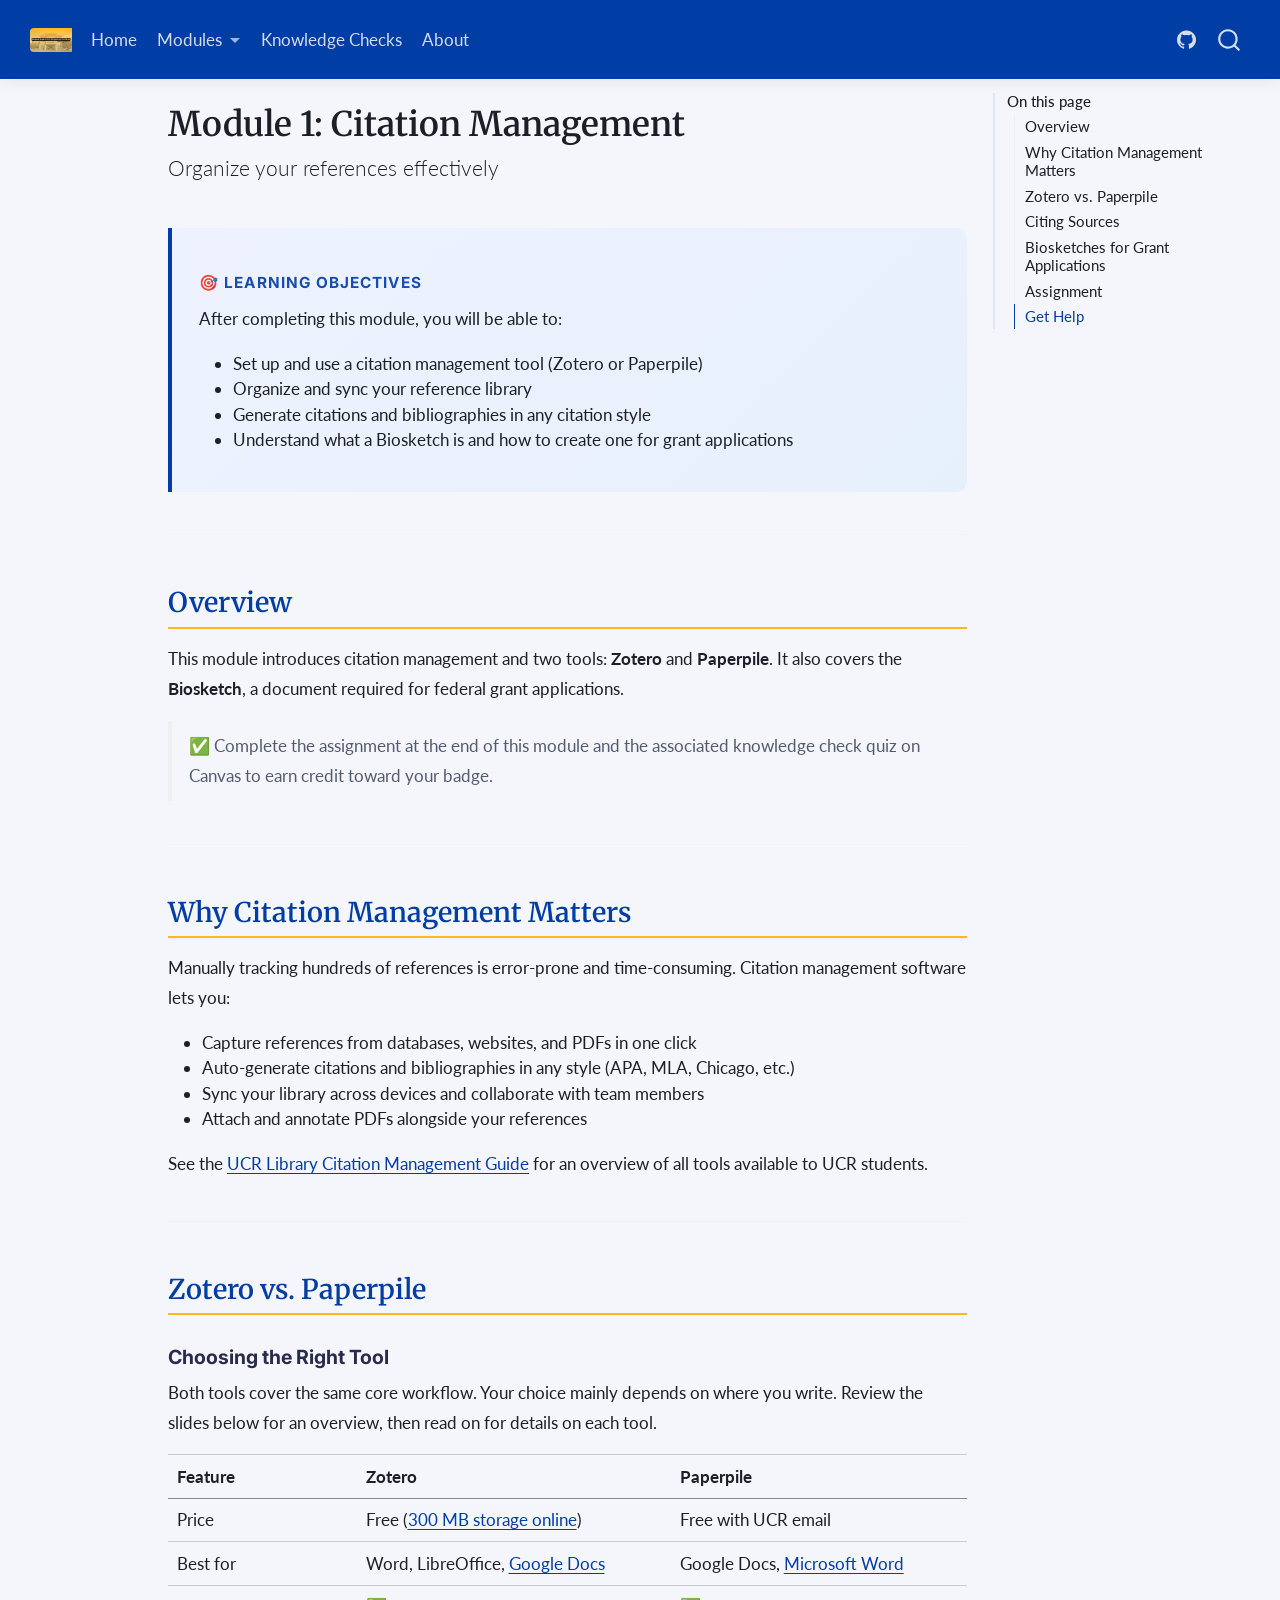
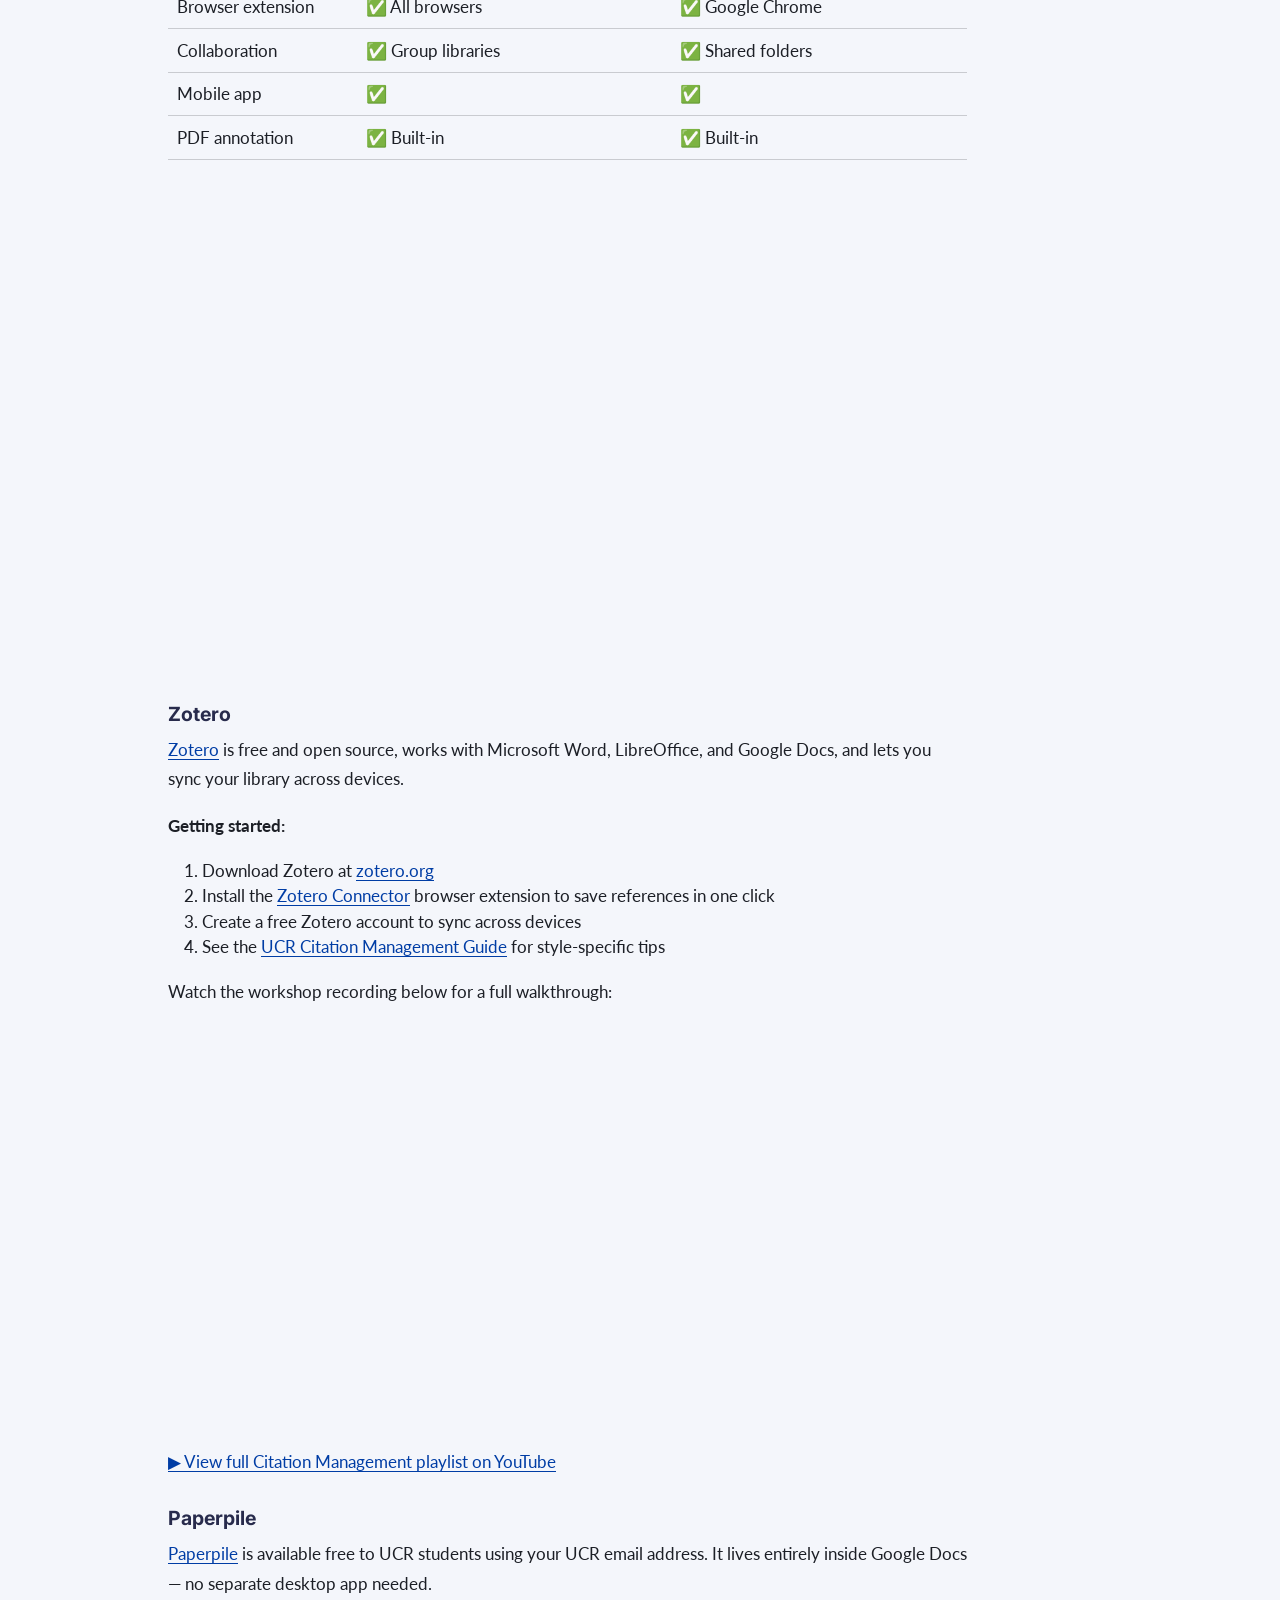
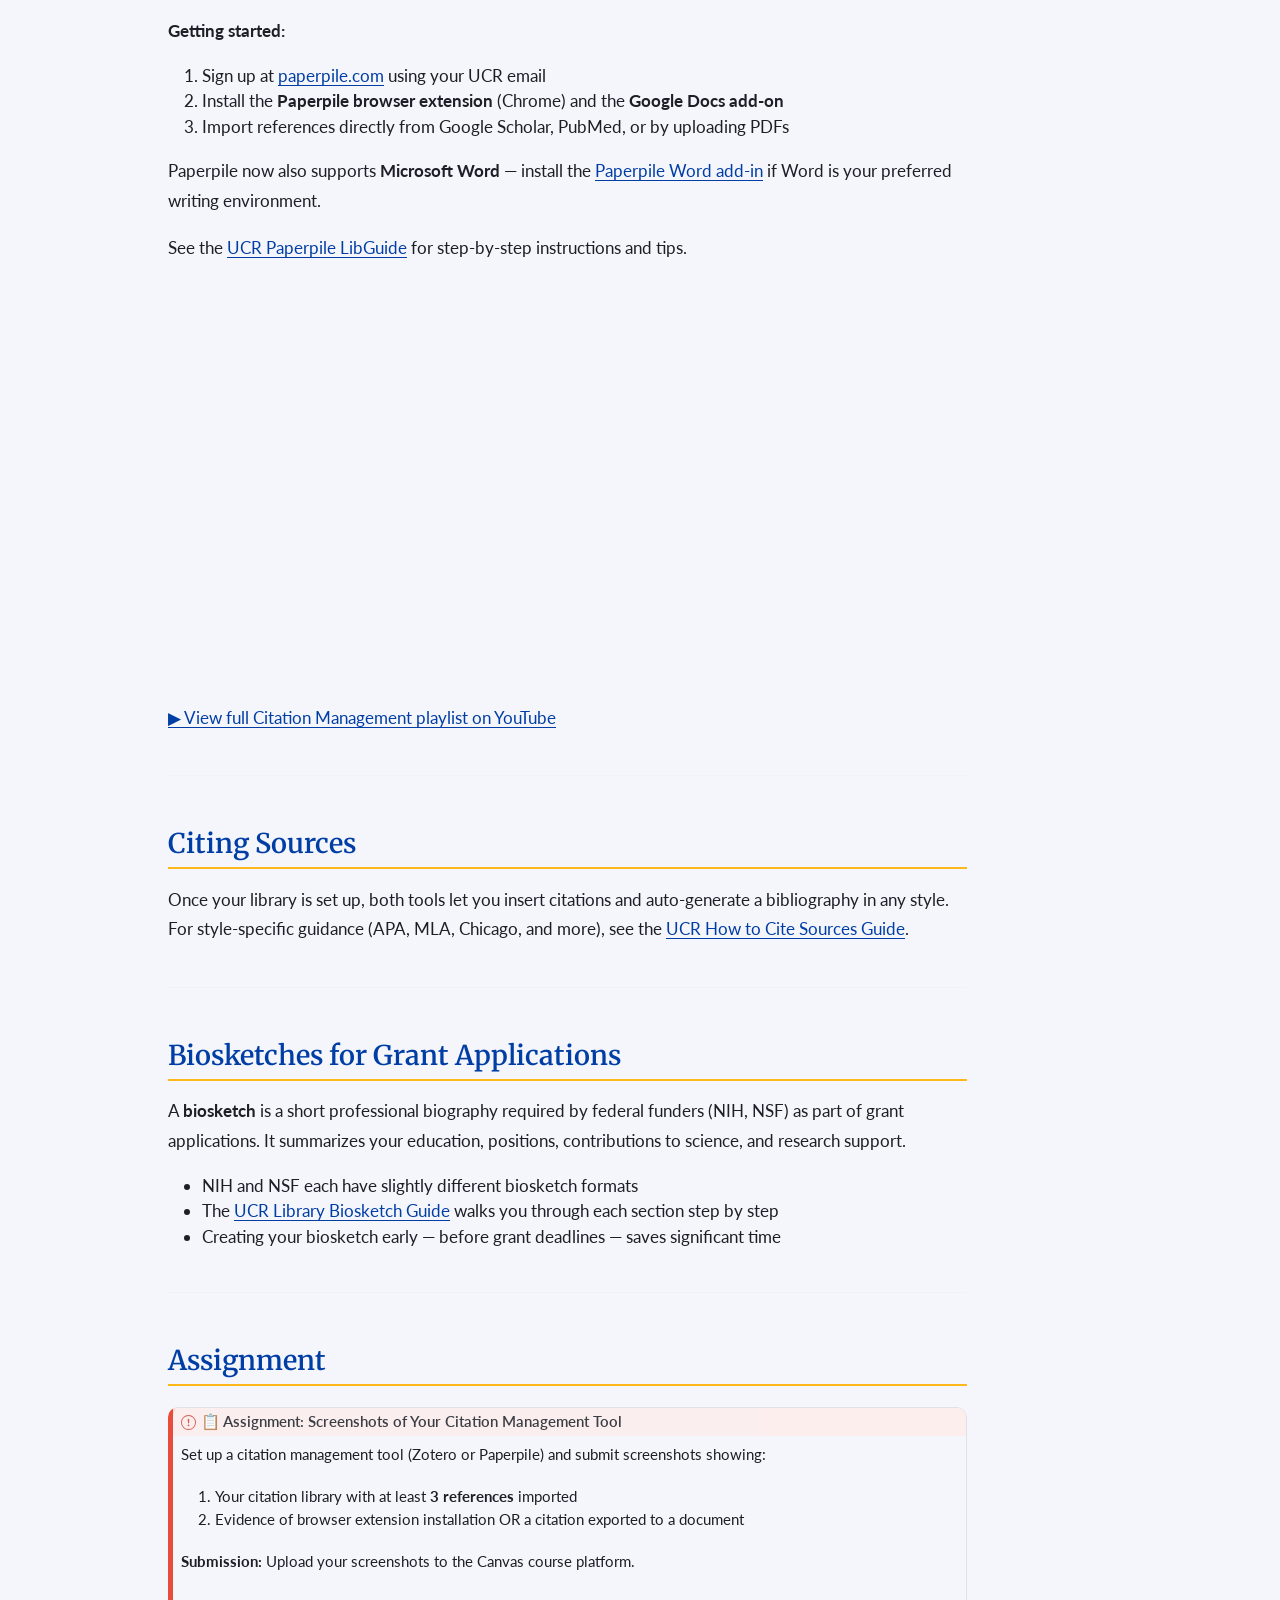
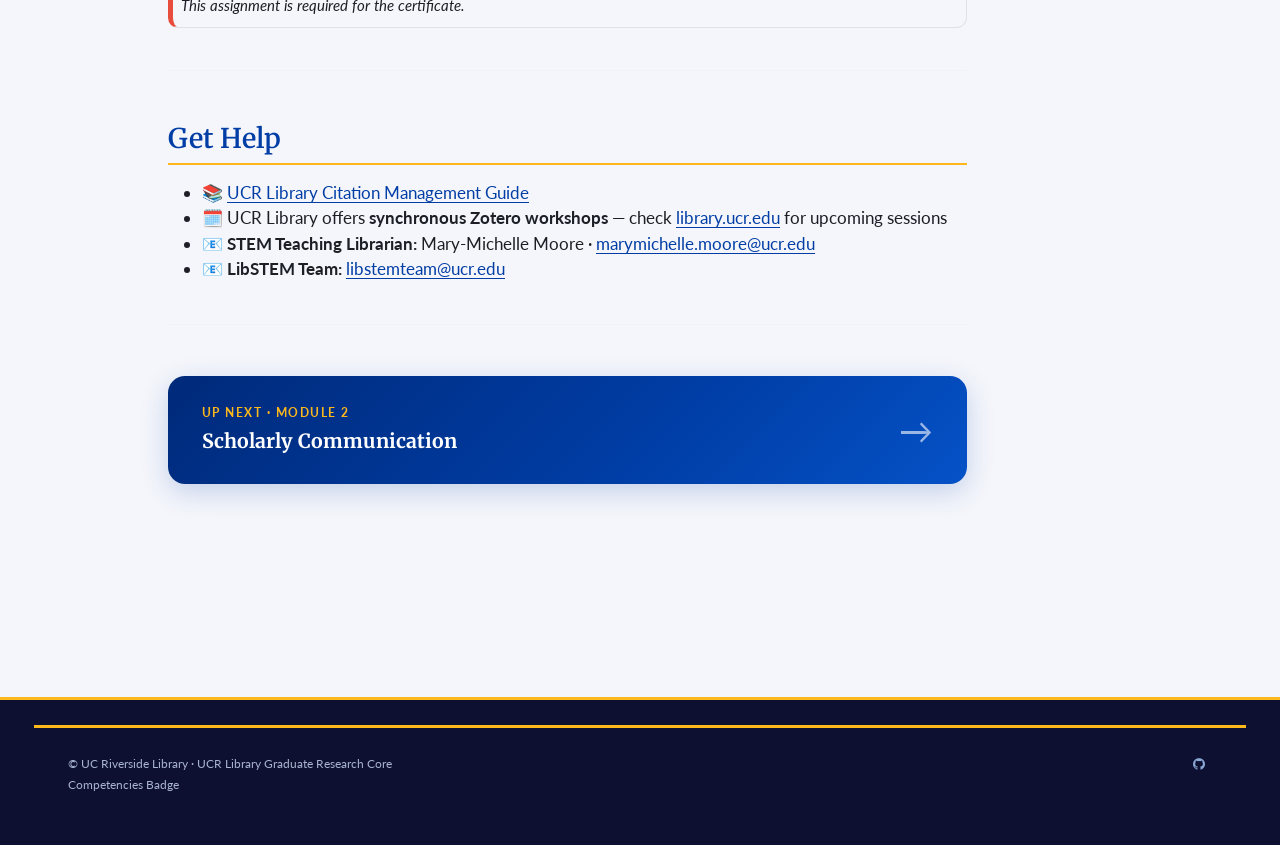
<file: docs/modules/01-citation-management.html>
<!DOCTYPE html>
<html xmlns="http://www.w3.org/1999/xhtml" lang="en" xml:lang="en"><head>

<meta charset="utf-8">
<meta name="generator" content="quarto-1.9.36">

<meta name="viewport" content="width=device-width, initial-scale=1.0, user-scalable=yes">


<title>Module 1: Citation Management – UCR Library Graduate Research Core Competencies Badge</title>
<style>
/* Default styles provided by pandoc.
** See https://pandoc.org/MANUAL.html#variables-for-html for config info.
*/
code{white-space: pre-wrap;}
span.smallcaps{font-variant: small-caps;}
div.columns{display: flex; gap: min(4vw, 1.5em);}
div.column{flex: auto; overflow-x: auto;}
div.hanging-indent{margin-left: 1.5em; text-indent: -1.5em;}
ul.task-list{list-style: none;}
ul.task-list li input[type="checkbox"] {
  width: 0.8em;
  margin: 0 0.8em 0.2em -1em; /* quarto-specific, see https://github.com/quarto-dev/quarto-cli/issues/4556 */ 
  vertical-align: middle;
}
</style>


<script src="../site_libs/quarto-nav/quarto-nav.js"></script>
<script src="../site_libs/quarto-nav/headroom.min.js"></script>
<script src="../site_libs/clipboard/clipboard.min.js"></script>
<script src="../site_libs/quarto-search/autocomplete.umd.js"></script>
<script src="../site_libs/quarto-search/fuse.min.js"></script>
<script src="../site_libs/quarto-search/quarto-search.js"></script>
<meta name="quarto:offset" content="../">
<link href="../images/certificate-thumbnail.jpg" rel="icon" type="image/jpeg">
<script src="../site_libs/quarto-html/quarto.js" type="module"></script>
<script src="../site_libs/quarto-html/tabsets/tabsets.js" type="module"></script>
<script src="../site_libs/quarto-html/popper.min.js"></script>
<script src="../site_libs/quarto-html/tippy.umd.min.js"></script>
<script src="../site_libs/quarto-html/anchor.min.js"></script>
<link href="../site_libs/quarto-html/tippy.css" rel="stylesheet">
<link href="../site_libs/quarto-html/quarto-syntax-highlighting-845c23b38eaddc0f92fda52bfe77a8c8.css" rel="stylesheet" id="quarto-text-highlighting-styles">
<script src="../site_libs/bootstrap/bootstrap.min.js"></script>
<link href="../site_libs/bootstrap/bootstrap-icons.css" rel="stylesheet">
<link href="../site_libs/bootstrap/bootstrap-c757c3e3eb24b55221ff6a535b5bb890.min.css" rel="stylesheet" append-hash="true" id="quarto-bootstrap" data-mode="light">
<script id="quarto-search-options" type="application/json">{
  "location": "navbar",
  "copy-button": false,
  "collapse-after": 3,
  "panel-placement": "end",
  "type": "overlay",
  "limit": 50,
  "keyboard-shortcut": [
    "f",
    "/",
    "s"
  ],
  "show-item-context": false,
  "language": {
    "search-no-results-text": "No results",
    "search-matching-documents-text": "matching documents",
    "search-copy-link-title": "Copy link to search",
    "search-hide-matches-text": "Hide additional matches",
    "search-more-match-text": "more match in this document",
    "search-more-matches-text": "more matches in this document",
    "search-clear-button-title": "Clear",
    "search-text-placeholder": "",
    "search-detached-cancel-button-title": "Cancel",
    "search-submit-button-title": "Submit",
    "search-label": "Search"
  }
}</script>
<script async="" src="https://www.googletagmanager.com/gtag/js?id=G-T1QKSM81L6"></script>

<script type="text/javascript">

window.dataLayer = window.dataLayer || [];
function gtag(){dataLayer.push(arguments);}
gtag('js', new Date());
gtag('config', 'G-T1QKSM81L6', { 'anonymize_ip': true});
</script>
<style>html{ scroll-behavior: smooth; }</style>
<link rel="preconnect" href="https://fonts.googleapis.com">
<link href="https://fonts.googleapis.com/css2?family=Inter:wght@300;400;600;700&amp;family=Merriweather:wght@400;700&amp;display=swap" rel="stylesheet">


</head>

<body class="nav-fixed quarto-light">

<div id="quarto-search-results"></div>
  <header id="quarto-header" class="headroom fixed-top">
    <nav class="navbar navbar-expand-lg " data-bs-theme="dark">
      <div class="navbar-container container-fluid">
      <div class="navbar-brand-container mx-auto">
    <a href="../index.html" class="navbar-brand navbar-brand-logo">
    <img src="../images/certificate-thumbnail.jpg" alt="GRCC Badge" class="navbar-logo light-content">
    <img src="../images/certificate-thumbnail.jpg" alt="GRCC Badge" class="navbar-logo dark-content">
    </a>
  </div>
            <div id="quarto-search" class="" title="Search"></div>
          <button class="navbar-toggler" type="button" data-bs-toggle="collapse" data-bs-target="#navbarCollapse" aria-controls="navbarCollapse" role="menu" aria-expanded="false" aria-label="Toggle navigation" onclick="if (window.quartoToggleHeadroom) { window.quartoToggleHeadroom(); }">
  <span class="navbar-toggler-icon"></span>
</button>
          <div class="collapse navbar-collapse" id="navbarCollapse">
            <ul class="navbar-nav navbar-nav-scroll me-auto">
  <li class="nav-item">
    <a class="nav-link" href="../index.html"> 
<span class="menu-text">Home</span></a>
  </li>  
  <li class="nav-item dropdown ">
    <a class="nav-link dropdown-toggle" href="#" id="nav-menu-modules" role="link" data-bs-toggle="dropdown" aria-expanded="false">
 <span class="menu-text">Modules</span>
    </a>
    <ul class="dropdown-menu" aria-labelledby="nav-menu-modules">    
        <li>
    <a class="dropdown-item" href="../modules/01-citation-management.html">
 <span class="dropdown-text">1 · Citation Management</span></a>
  </li>  
        <li>
    <a class="dropdown-item" href="../modules/02-scholarly-communication.html">
 <span class="dropdown-text">2 · Scholarly Communication</span></a>
  </li>  
        <li>
    <a class="dropdown-item" href="../modules/03-data-management.html">
 <span class="dropdown-text">3 · Data Management</span></a>
  </li>  
        <li>
    <a class="dropdown-item" href="../modules/04-literature-review.html">
 <span class="dropdown-text">4 · Literature Review Strategies</span></a>
  </li>  
        <li>
    <a class="dropdown-item" href="../modules/05-publish-share.html">
 <span class="dropdown-text">5 · Publish &amp; Share Your Research</span></a>
  </li>  
        <li>
    <a class="dropdown-item" href="../modules/06-graduate-academic-affairs.html">
 <span class="dropdown-text">6 · Graduate Academic Affairs</span></a>
  </li>  
        <li>
    <a class="dropdown-item" href="../modules/07-capstone.html">
 <span class="dropdown-text">7 · Capstone: Research Plan</span></a>
  </li>  
    </ul>
  </li>
  <li class="nav-item">
    <a class="nav-link" href="../knowledge-checks.html"> 
<span class="menu-text">Knowledge Checks</span></a>
  </li>  
  <li class="nav-item">
    <a class="nav-link" href="../about.html"> 
<span class="menu-text">About</span></a>
  </li>  
</ul>
            <ul class="navbar-nav navbar-nav-scroll ms-auto">
  <li class="nav-item compact">
    <a class="nav-link" href="https://github.com/jinghanlib/grcc-certificate"> <i class="bi bi-github" role="img" aria-label="GitHub">
</i> 
<span class="menu-text"></span></a>
  </li>  
</ul>
          </div> <!-- /navcollapse -->
            <div class="quarto-navbar-tools">
</div>
      </div> <!-- /container-fluid -->
    </nav>
</header>
<!-- content -->
<div id="quarto-content" class="quarto-container page-columns page-rows-contents page-layout-article page-navbar">
<!-- sidebar -->
<!-- margin-sidebar -->
    <div id="quarto-margin-sidebar" class="sidebar margin-sidebar">
        <nav id="TOC" role="doc-toc" class="toc-active">
    <h2 id="toc-title">On this page</h2>
   
  <ul>
  <li><a href="#overview" id="toc-overview" class="nav-link active" data-scroll-target="#overview">Overview</a></li>
  <li><a href="#why-citation-management-matters" id="toc-why-citation-management-matters" class="nav-link" data-scroll-target="#why-citation-management-matters">Why Citation Management Matters</a></li>
  <li><a href="#zotero-vs.-paperpile" id="toc-zotero-vs.-paperpile" class="nav-link" data-scroll-target="#zotero-vs.-paperpile">Zotero vs.&nbsp;Paperpile</a>
  <ul class="collapse">
  <li><a href="#choosing-the-right-tool" id="toc-choosing-the-right-tool" class="nav-link" data-scroll-target="#choosing-the-right-tool">Choosing the Right Tool</a></li>
  <li><a href="#zotero" id="toc-zotero" class="nav-link" data-scroll-target="#zotero">Zotero</a></li>
  <li><a href="#paperpile" id="toc-paperpile" class="nav-link" data-scroll-target="#paperpile">Paperpile</a></li>
  </ul></li>
  <li><a href="#citing-sources" id="toc-citing-sources" class="nav-link" data-scroll-target="#citing-sources">Citing Sources</a></li>
  <li><a href="#biosketches-for-grant-applications" id="toc-biosketches-for-grant-applications" class="nav-link" data-scroll-target="#biosketches-for-grant-applications">Biosketches for Grant Applications</a></li>
  <li><a href="#assignment" id="toc-assignment" class="nav-link" data-scroll-target="#assignment">Assignment</a></li>
  <li><a href="#get-help" id="toc-get-help" class="nav-link" data-scroll-target="#get-help">Get Help</a></li>
  </ul>
</nav>
    </div>
<!-- main -->
<main class="content" id="quarto-document-content">

<header id="title-block-header" class="quarto-title-block default">
<div class="quarto-title">
<h1 class="title">Module 1: Citation Management</h1>
<p class="subtitle lead">Organize your references effectively</p>
</div>



<div class="quarto-title-meta">

    
  
    
  </div>
  


</header>


<section id="learning-objectives" class="level4 learning-objectives">
<h4 class="anchored" data-anchor-id="learning-objectives">🎯 Learning Objectives</h4>
<p>After completing this module, you will be able to:</p>
<ul>
<li>Set up and use a citation management tool (Zotero or Paperpile)</li>
<li>Organize and sync your reference library</li>
<li>Generate citations and bibliographies in any citation style</li>
<li>Understand what a Biosketch is and how to create one for grant applications</li>
</ul>
</section>
<hr>
<section id="overview" class="level2">
<h2 class="anchored" data-anchor-id="overview">Overview</h2>
<p>This module introduces citation management and two tools: <strong>Zotero</strong> and <strong>Paperpile</strong>. It also covers the <strong>Biosketch</strong>, a document required for federal grant applications.</p>
<blockquote class="blockquote">
<p>✅ Complete the assignment at the end of this module and the associated knowledge check quiz on Canvas to earn credit toward your badge.</p>
</blockquote>
<hr>
</section>
<section id="why-citation-management-matters" class="level2">
<h2 class="anchored" data-anchor-id="why-citation-management-matters">Why Citation Management Matters</h2>
<p>Manually tracking hundreds of references is error-prone and time-consuming. Citation management software lets you:</p>
<ul>
<li>Capture references from databases, websites, and PDFs in one click</li>
<li>Auto-generate citations and bibliographies in any style (APA, MLA, Chicago, etc.)</li>
<li>Sync your library across devices and collaborate with team members</li>
<li>Attach and annotate PDFs alongside your references</li>
</ul>
<p>See the <a href="https://guides.lib.ucr.edu/referencemanagement">UCR Library Citation Management Guide</a> for an overview of all tools available to UCR students.</p>
<hr>
</section>
<section id="zotero-vs.-paperpile" class="level2">
<h2 class="anchored" data-anchor-id="zotero-vs.-paperpile">Zotero vs.&nbsp;Paperpile</h2>
<section id="choosing-the-right-tool" class="level3">
<h3 class="anchored" data-anchor-id="choosing-the-right-tool">Choosing the Right Tool</h3>
<p>Both tools cover the same core workflow. Your choice mainly depends on where you write. Review the slides below for an overview, then read on for details on each tool.</p>
<table class="caption-top table">
<thead>
<tr class="header">
<th>Feature</th>
<th>Zotero</th>
<th>Paperpile</th>
</tr>
</thead>
<tbody>
<tr class="odd">
<td>Price</td>
<td>Free (<a href="https://www.zotero.org/storage">300 MB storage online</a>)</td>
<td>Free with UCR email</td>
</tr>
<tr class="even">
<td>Best for</td>
<td>Word, LibreOffice, <a href="https://www.zotero.org/support/google_docs">Google Docs</a></td>
<td>Google Docs, <a href="https://paperpile.com/h/get-started-word/">Microsoft Word</a></td>
</tr>
<tr class="odd">
<td>Browser extension</td>
<td>✅ All browsers</td>
<td>✅ Google Chrome</td>
</tr>
<tr class="even">
<td>Collaboration</td>
<td>✅ Group libraries</td>
<td>✅ Shared folders</td>
</tr>
<tr class="odd">
<td>Mobile app</td>
<td>✅</td>
<td>✅</td>
</tr>
<tr class="even">
<td>PDF annotation</td>
<td>✅ Built-in</td>
<td>✅ Built-in</td>
</tr>
</tbody>
</table>
<iframe src="https://docs.google.com/presentation/d/1RHQclRtv3HbgBarlz9zVlBQUYoh456Im/embed?start=false&amp;loop=false&amp;delayms=3000" width="100%" height="480" frameborder="0" allowfullscreen="">
</iframe>
</section>
<section id="zotero" class="level3">
<h3 class="anchored" data-anchor-id="zotero">Zotero</h3>
<p><a href="https://www.zotero.org/">Zotero</a> is free and open source, works with Microsoft Word, LibreOffice, and Google Docs, and lets you sync your library across devices.</p>
<p><strong>Getting started:</strong></p>
<ol type="1">
<li>Download Zotero at <a href="https://www.zotero.org/">zotero.org</a></li>
<li>Install the <strong><a href="https://www.zotero.org/download/connectors">Zotero Connector</a></strong> browser extension to save references in one click</li>
<li>Create a free Zotero account to sync across devices</li>
<li>See the <a href="https://guides.lib.ucr.edu/referencemanagement">UCR Citation Management Guide</a> for style-specific tips</li>
</ol>
<p>Watch the workshop recording below for a full walkthrough:</p>
<iframe width="100%" height="400" src="https://www.youtube.com/embed/Fq6N-KzxvpY?list=PLaDWxNwvAu5bQrpeV7ORCiw6OY1a215Hm" frameborder="0" allowfullscreen=""></iframe>
<p><a href="https://www.youtube.com/playlist?list=PLaDWxNwvAu5bQrpeV7ORCiw6OY1a215Hm">▶ View full Citation Management playlist on YouTube</a></p>
</section>
<section id="paperpile" class="level3">
<h3 class="anchored" data-anchor-id="paperpile">Paperpile</h3>
<p><a href="https://paperpile.com/">Paperpile</a> is available free to UCR students using your UCR email address. It lives entirely inside Google Docs — no separate desktop app needed.</p>
<p><strong>Getting started:</strong></p>
<ol type="1">
<li>Sign up at <a href="https://paperpile.com/">paperpile.com</a> using your UCR email</li>
<li>Install the <strong>Paperpile browser extension</strong> (Chrome) and the <strong>Google Docs add-on</strong></li>
<li>Import references directly from Google Scholar, PubMed, or by uploading PDFs</li>
</ol>
<p>Paperpile now also supports <strong>Microsoft Word</strong> — install the <a href="https://paperpile.com/h/get-started-word/">Paperpile Word add-in</a> if Word is your preferred writing environment.</p>
<p>See the <a href="https://guides.lib.ucr.edu/paperpile">UCR Paperpile LibGuide</a> for step-by-step instructions and tips.</p>
<iframe width="100%" height="400" src="https://www.youtube.com/embed/odYFJRKqEdM?list=PLaDWxNwvAu5bQrpeV7ORCiw6OY1a215Hm" frameborder="0" allowfullscreen=""></iframe>
<p><a href="https://www.youtube.com/playlist?list=PLaDWxNwvAu5bQrpeV7ORCiw6OY1a215Hm">▶ View full Citation Management playlist on YouTube</a></p>
<hr>
</section>
</section>
<section id="citing-sources" class="level2">
<h2 class="anchored" data-anchor-id="citing-sources">Citing Sources</h2>
<p>Once your library is set up, both tools let you insert citations and auto-generate a bibliography in any style. For style-specific guidance (APA, MLA, Chicago, and more), see the <a href="https://guides.lib.ucr.edu/citing">UCR How to Cite Sources Guide</a>.</p>
<hr>
</section>
<section id="biosketches-for-grant-applications" class="level2">
<h2 class="anchored" data-anchor-id="biosketches-for-grant-applications">Biosketches for Grant Applications</h2>
<p>A <strong>biosketch</strong> is a short professional biography required by federal funders (NIH, NSF) as part of grant applications. It summarizes your education, positions, contributions to science, and research support.</p>
<ul>
<li>NIH and NSF each have slightly different biosketch formats</li>
<li>The <a href="https://guides.lib.ucr.edu/c.php?g=962000&amp;p=7732817">UCR Library Biosketch Guide</a> walks you through each section step by step</li>
<li>Creating your biosketch early — before grant deadlines — saves significant time</li>
</ul>
<hr>
</section>
<section id="assignment" class="level2">
<h2 class="anchored" data-anchor-id="assignment">Assignment</h2>
<div class="callout callout-style-default callout-important callout-titled">
<div class="callout-header d-flex align-content-center">
<div class="callout-icon-container">
<i class="callout-icon"></i>
</div>
<div class="callout-title-container flex-fill">
<span class="screen-reader-only">Important</span>📋 Assignment: Screenshots of Your Citation Management Tool
</div>
</div>
<div class="callout-body-container callout-body">
<p>Set up a citation management tool (Zotero or Paperpile) and submit screenshots showing:</p>
<ol type="1">
<li>Your citation library with at least <strong>3 references</strong> imported</li>
<li>Evidence of browser extension installation OR a citation exported to a document</li>
</ol>
<p><strong>Submission:</strong> Upload your screenshots to the Canvas course platform.</p>
<p><em>This assignment is required for the certificate.</em></p>
</div>
</div>
<hr>
</section>
<section id="get-help" class="level2">
<h2 class="anchored" data-anchor-id="get-help">Get Help</h2>
<ul>
<li>📚 <a href="https://guides.lib.ucr.edu/referencemanagement">UCR Library Citation Management Guide</a></li>
<li>🗓️ UCR Library offers <strong>synchronous Zotero workshops</strong> — check <a href="https://library.ucr.edu">library.ucr.edu</a> for upcoming sessions</li>
<li>📧 <strong>STEM Teaching Librarian:</strong> Mary-Michelle Moore · <a href="mailto:marymichelle.moore@ucr.edu">marymichelle.moore@ucr.edu</a></li>
<li>📧 <strong>LibSTEM Team:</strong> <a href="mailto:libstemteam@ucr.edu">libstemteam@ucr.edu</a></li>
</ul>
<hr>
<div class="next-module-banner">
  <a href="../modules/02-scholarly-communication.html">
    <div>
      <div class="next-label">Up Next · Module 2</div>
      <div class="next-title">Scholarly Communication</div>
    </div>
    <div class="next-arrow">→</div>
  </a>
</div>


</section>

</main> <!-- /main -->
<script id="quarto-html-after-body" type="application/javascript">
  window.document.addEventListener("DOMContentLoaded", function (event) {
    const icon = "";
    const anchorJS = new window.AnchorJS();
    anchorJS.options = {
      placement: 'right',
      icon: icon
    };
    anchorJS.add('.anchored');
    const isCodeAnnotation = (el) => {
      for (const clz of el.classList) {
        if (clz.startsWith('code-annotation-')) {                     
          return true;
        }
      }
      return false;
    }
    const onCopySuccess = function(e) {
      // button target
      const button = e.trigger;
      // don't keep focus
      button.blur();
      // flash "checked"
      button.classList.add('code-copy-button-checked');
      var currentTitle = button.getAttribute("title");
      button.setAttribute("title", "Copied!");
      let tooltip;
      if (window.bootstrap) {
        button.setAttribute("data-bs-toggle", "tooltip");
        button.setAttribute("data-bs-placement", "left");
        button.setAttribute("data-bs-title", "Copied!");
        tooltip = new bootstrap.Tooltip(button, 
          { trigger: "manual", 
            customClass: "code-copy-button-tooltip",
            offset: [0, -8]});
        tooltip.show();    
      }
      setTimeout(function() {
        if (tooltip) {
          tooltip.hide();
          button.removeAttribute("data-bs-title");
          button.removeAttribute("data-bs-toggle");
          button.removeAttribute("data-bs-placement");
        }
        button.setAttribute("title", currentTitle);
        button.classList.remove('code-copy-button-checked');
      }, 1000);
      // clear code selection
      e.clearSelection();
    }
    const getTextToCopy = function(trigger) {
      const outerScaffold = trigger.parentElement.cloneNode(true);
      const codeEl = outerScaffold.querySelector('code');
      for (const childEl of codeEl.children) {
        if (isCodeAnnotation(childEl)) {
          childEl.remove();
        }
      }
      return codeEl.innerText;
    }
    const clipboard = new window.ClipboardJS('.code-copy-button:not([data-in-quarto-modal])', {
      text: getTextToCopy
    });
    clipboard.on('success', onCopySuccess);
    if (window.document.getElementById('quarto-embedded-source-code-modal')) {
      const clipboardModal = new window.ClipboardJS('.code-copy-button[data-in-quarto-modal]', {
        text: getTextToCopy,
        container: window.document.getElementById('quarto-embedded-source-code-modal')
      });
      clipboardModal.on('success', onCopySuccess);
    }
      var localhostRegex = new RegExp(/^(?:http|https):\/\/localhost\:?[0-9]*\//);
      var mailtoRegex = new RegExp(/^mailto:/);
        var filterRegex = new RegExp('/' + window.location.host + '/');
      var isInternal = (href) => {
          return filterRegex.test(href) || localhostRegex.test(href) || mailtoRegex.test(href);
      }
      // Inspect non-navigation links and adorn them if external
     var links = window.document.querySelectorAll('a[href]:not(.nav-link):not(.navbar-brand):not(.toc-action):not(.sidebar-link):not(.sidebar-item-toggle):not(.pagination-link):not(.no-external):not([aria-hidden]):not(.dropdown-item):not(.quarto-navigation-tool):not(.about-link)');
      for (var i=0; i<links.length; i++) {
        const link = links[i];
        if (!isInternal(link.href)) {
          // undo the damage that might have been done by quarto-nav.js in the case of
          // links that we want to consider external
          if (link.dataset.originalHref !== undefined) {
            link.href = link.dataset.originalHref;
          }
            // target, if specified
            link.setAttribute("target", "_blank");
            if (link.getAttribute("rel") === null) {
              link.setAttribute("rel", "noopener");
            }
        }
      }
    function tippyHover(el, contentFn, onTriggerFn, onUntriggerFn) {
      const config = {
        allowHTML: true,
        maxWidth: 500,
        delay: 100,
        arrow: false,
        appendTo: function(el) {
            return el.parentElement;
        },
        interactive: true,
        interactiveBorder: 10,
        theme: 'quarto',
        placement: 'bottom-start',
      };
      if (contentFn) {
        config.content = contentFn;
      }
      if (onTriggerFn) {
        config.onTrigger = onTriggerFn;
      }
      if (onUntriggerFn) {
        config.onUntrigger = onUntriggerFn;
      }
      window.tippy(el, config); 
    }
    const noterefs = window.document.querySelectorAll('a[role="doc-noteref"]');
    for (var i=0; i<noterefs.length; i++) {
      const ref = noterefs[i];
      tippyHover(ref, function() {
        // use id or data attribute instead here
        let href = ref.getAttribute('data-footnote-href') || ref.getAttribute('href');
        try { href = new URL(href).hash; } catch {}
        const id = href.replace(/^#\/?/, "");
        const note = window.document.getElementById(id);
        if (note) {
          return note.innerHTML;
        } else {
          return "";
        }
      });
    }
    const xrefs = window.document.querySelectorAll('a.quarto-xref');
    const processXRef = (id, note) => {
      // Strip column container classes
      const stripColumnClz = (el) => {
        el.classList.remove("page-full", "page-columns");
        if (el.children) {
          for (const child of el.children) {
            stripColumnClz(child);
          }
        }
      }
      stripColumnClz(note)
      if (id === null || id.startsWith('sec-')) {
        // Special case sections, only their first couple elements
        const container = document.createElement("div");
        if (note.children && note.children.length > 2) {
          container.appendChild(note.children[0].cloneNode(true));
          for (let i = 1; i < note.children.length; i++) {
            const child = note.children[i];
            if (child.tagName === "P" && child.innerText === "") {
              continue;
            } else {
              container.appendChild(child.cloneNode(true));
              break;
            }
          }
          if (window.Quarto?.typesetMath) {
            window.Quarto.typesetMath(container);
          }
          return container.innerHTML
        } else {
          if (window.Quarto?.typesetMath) {
            window.Quarto.typesetMath(note);
          }
          return note.innerHTML;
        }
      } else {
        // Remove any anchor links if they are present
        const anchorLink = note.querySelector('a.anchorjs-link');
        if (anchorLink) {
          anchorLink.remove();
        }
        if (window.Quarto?.typesetMath) {
          window.Quarto.typesetMath(note);
        }
        if (note.classList.contains("callout")) {
          return note.outerHTML;
        } else {
          return note.innerHTML;
        }
      }
    }
    for (var i=0; i<xrefs.length; i++) {
      const xref = xrefs[i];
      tippyHover(xref, undefined, function(instance) {
        instance.disable();
        let url = xref.getAttribute('href');
        let hash = undefined; 
        if (url.startsWith('#')) {
          hash = url;
        } else {
          try { hash = new URL(url).hash; } catch {}
        }
        if (hash) {
          const id = hash.replace(/^#\/?/, "");
          const note = window.document.getElementById(id);
          if (note !== null) {
            try {
              const html = processXRef(id, note.cloneNode(true));
              instance.setContent(html);
            } finally {
              instance.enable();
              instance.show();
            }
          } else {
            // See if we can fetch this
            fetch(url.split('#')[0])
            .then(res => res.text())
            .then(html => {
              const parser = new DOMParser();
              const htmlDoc = parser.parseFromString(html, "text/html");
              const note = htmlDoc.getElementById(id);
              if (note !== null) {
                const html = processXRef(id, note);
                instance.setContent(html);
              } 
            }).finally(() => {
              instance.enable();
              instance.show();
            });
          }
        } else {
          // See if we can fetch a full url (with no hash to target)
          // This is a special case and we should probably do some content thinning / targeting
          fetch(url)
          .then(res => res.text())
          .then(html => {
            const parser = new DOMParser();
            const htmlDoc = parser.parseFromString(html, "text/html");
            const note = htmlDoc.querySelector('main.content');
            if (note !== null) {
              // This should only happen for chapter cross references
              // (since there is no id in the URL)
              // remove the first header
              if (note.children.length > 0 && note.children[0].tagName === "HEADER") {
                note.children[0].remove();
              }
              const html = processXRef(null, note);
              instance.setContent(html);
            } 
          }).finally(() => {
            instance.enable();
            instance.show();
          });
        }
      }, function(instance) {
      });
    }
        let selectedAnnoteEl;
        const selectorForAnnotation = ( cell, annotation) => {
          let cellAttr = 'data-code-cell="' + cell + '"';
          let lineAttr = 'data-code-annotation="' +  annotation + '"';
          const selector = 'span[' + cellAttr + '][' + lineAttr + ']';
          return selector;
        }
        const selectCodeLines = (annoteEl) => {
          const doc = window.document;
          const targetCell = annoteEl.getAttribute("data-target-cell");
          const targetAnnotation = annoteEl.getAttribute("data-target-annotation");
          const annoteSpan = window.document.querySelector(selectorForAnnotation(targetCell, targetAnnotation));
          const lines = annoteSpan.getAttribute("data-code-lines").split(",");
          const lineIds = lines.map((line) => {
            return targetCell + "-" + line;
          })
          let top = null;
          let height = null;
          let parent = null;
          if (lineIds.length > 0) {
              //compute the position of the single el (top and bottom and make a div)
              const el = window.document.getElementById(lineIds[0]);
              top = el.offsetTop;
              height = el.offsetHeight;
              parent = el.parentElement.parentElement;
            if (lineIds.length > 1) {
              const lastEl = window.document.getElementById(lineIds[lineIds.length - 1]);
              const bottom = lastEl.offsetTop + lastEl.offsetHeight;
              height = bottom - top;
            }
            if (top !== null && height !== null && parent !== null) {
              // cook up a div (if necessary) and position it 
              let div = window.document.getElementById("code-annotation-line-highlight");
              if (div === null) {
                div = window.document.createElement("div");
                div.setAttribute("id", "code-annotation-line-highlight");
                div.style.position = 'absolute';
                parent.appendChild(div);
              }
              div.style.top = top - 2 + "px";
              div.style.height = height + 4 + "px";
              div.style.left = 0;
              let gutterDiv = window.document.getElementById("code-annotation-line-highlight-gutter");
              if (gutterDiv === null) {
                gutterDiv = window.document.createElement("div");
                gutterDiv.setAttribute("id", "code-annotation-line-highlight-gutter");
                gutterDiv.style.position = 'absolute';
                const codeCell = window.document.getElementById(targetCell);
                const gutter = codeCell.querySelector('.code-annotation-gutter');
                gutter.appendChild(gutterDiv);
              }
              gutterDiv.style.top = top - 2 + "px";
              gutterDiv.style.height = height + 4 + "px";
            }
            selectedAnnoteEl = annoteEl;
          }
        };
        const unselectCodeLines = () => {
          const elementsIds = ["code-annotation-line-highlight", "code-annotation-line-highlight-gutter"];
          elementsIds.forEach((elId) => {
            const div = window.document.getElementById(elId);
            if (div) {
              div.remove();
            }
          });
          selectedAnnoteEl = undefined;
        };
          // Handle positioning of the toggle
      window.addEventListener(
        "resize",
        throttle(() => {
          elRect = undefined;
          if (selectedAnnoteEl) {
            selectCodeLines(selectedAnnoteEl);
          }
        }, 10)
      );
      function throttle(fn, ms) {
      let throttle = false;
      let timer;
        return (...args) => {
          if(!throttle) { // first call gets through
              fn.apply(this, args);
              throttle = true;
          } else { // all the others get throttled
              if(timer) clearTimeout(timer); // cancel #2
              timer = setTimeout(() => {
                fn.apply(this, args);
                timer = throttle = false;
              }, ms);
          }
        };
      }
        // Attach click handler to the DT
        const annoteDls = window.document.querySelectorAll('dt[data-target-cell]');
        for (const annoteDlNode of annoteDls) {
          annoteDlNode.addEventListener('click', (event) => {
            const clickedEl = event.target;
            if (clickedEl !== selectedAnnoteEl) {
              unselectCodeLines();
              const activeEl = window.document.querySelector('dt[data-target-cell].code-annotation-active');
              if (activeEl) {
                activeEl.classList.remove('code-annotation-active');
              }
              selectCodeLines(clickedEl);
              clickedEl.classList.add('code-annotation-active');
            } else {
              // Unselect the line
              unselectCodeLines();
              clickedEl.classList.remove('code-annotation-active');
            }
          });
        }
    const findCites = (el) => {
      const parentEl = el.parentElement;
      if (parentEl) {
        const cites = parentEl.dataset.cites;
        if (cites) {
          return {
            el,
            cites: cites.split(' ')
          };
        } else {
          return findCites(el.parentElement)
        }
      } else {
        return undefined;
      }
    };
    var bibliorefs = window.document.querySelectorAll('a[role="doc-biblioref"]');
    for (var i=0; i<bibliorefs.length; i++) {
      const ref = bibliorefs[i];
      const citeInfo = findCites(ref);
      if (citeInfo) {
        tippyHover(citeInfo.el, function() {
          var popup = window.document.createElement('div');
          citeInfo.cites.forEach(function(cite) {
            var citeDiv = window.document.createElement('div');
            citeDiv.classList.add('hanging-indent');
            citeDiv.classList.add('csl-entry');
            var biblioDiv = window.document.getElementById('ref-' + cite);
            if (biblioDiv) {
              citeDiv.innerHTML = biblioDiv.innerHTML;
            }
            popup.appendChild(citeDiv);
          });
          return popup.innerHTML;
        });
      }
    }
  });
  </script>
</div> <!-- /content -->
<footer class="footer">
  <div class="nav-footer">
    <div class="nav-footer-left">
<p>© UC Riverside Library · UCR Library Graduate Research Core Competencies Badge</p>
</div>   
    <div class="nav-footer-center">
      &nbsp;
    </div>
    <div class="nav-footer-right">
      <ul class="footer-items list-unstyled">
    <li class="nav-item compact">
    <a class="nav-link" href="https://github.com/jinghanlib/grcc-certificate">
      <i class="bi bi-github" role="img">
</i> 
    </a>
  </li>  
</ul>
    </div>
  </div>
</footer>




<script src="../site_libs/quarto-html/zenscroll-min.js"></script>
</body></html>
</file>
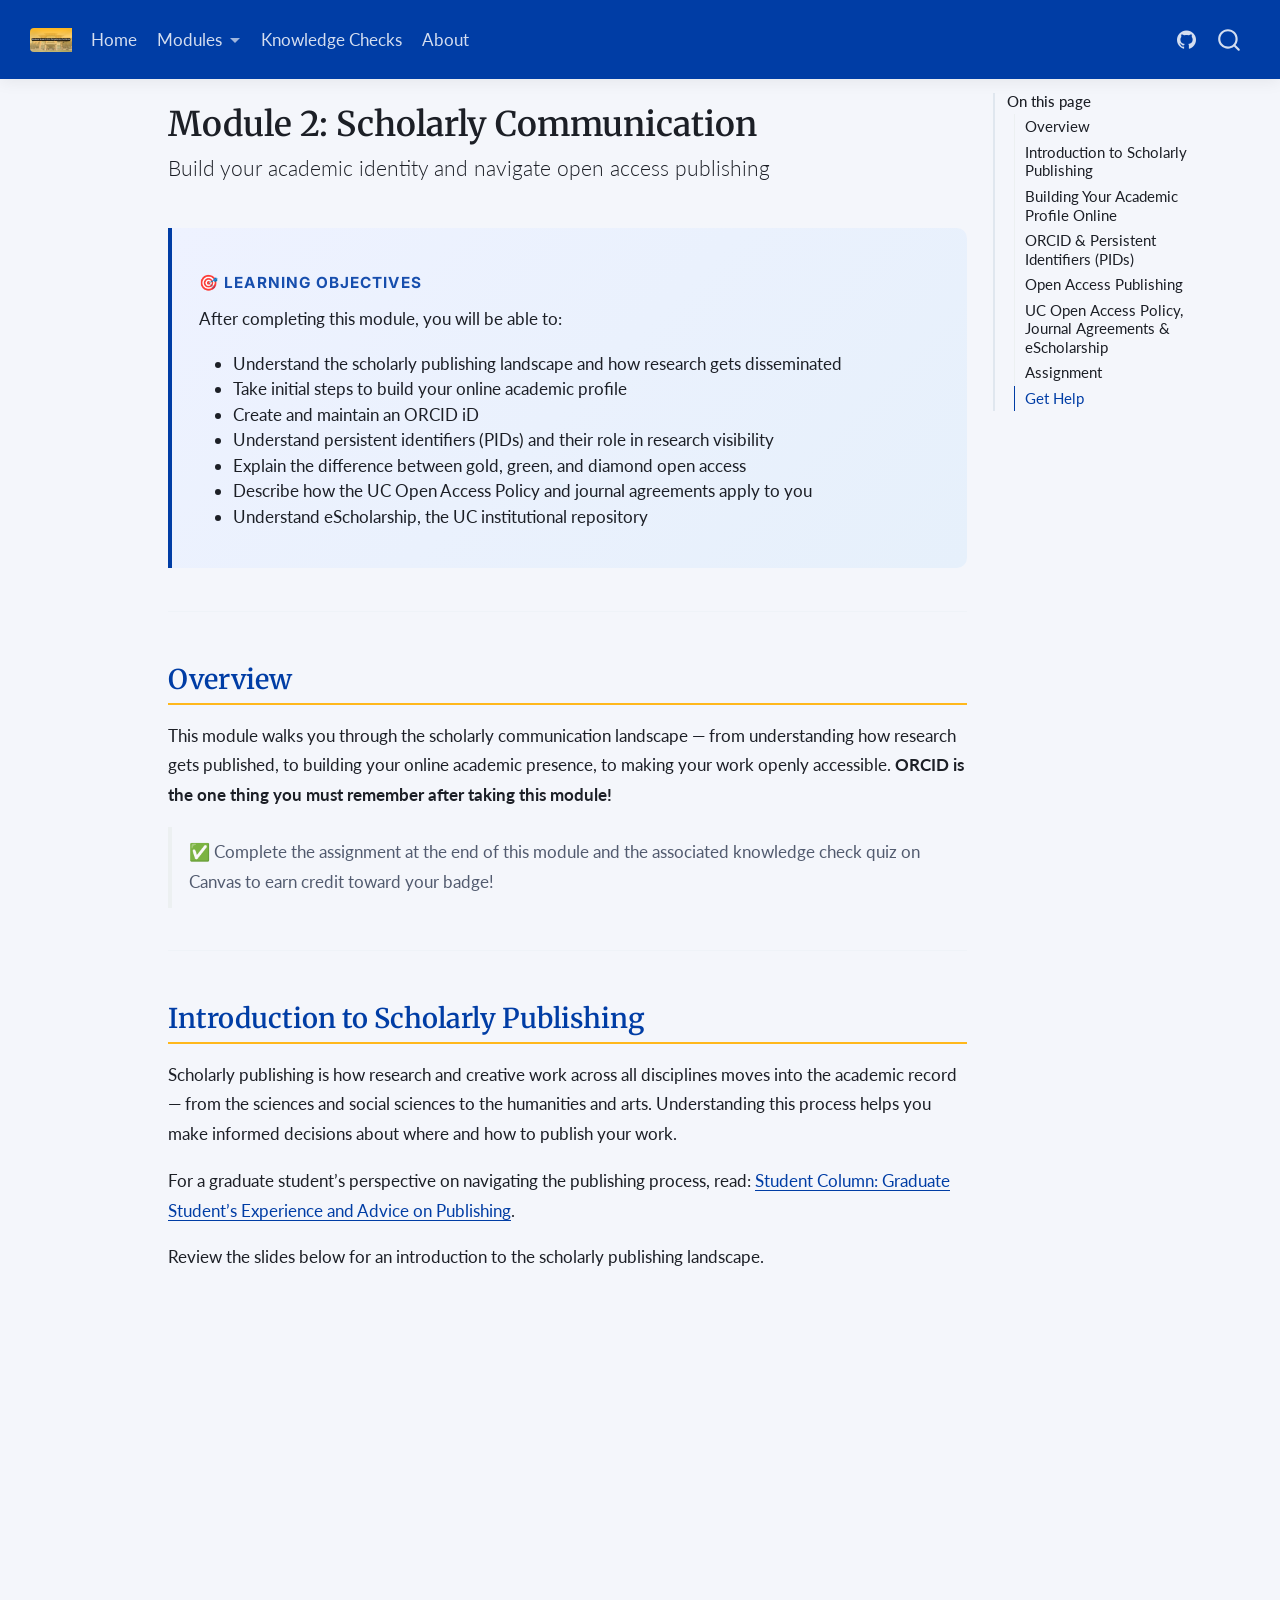
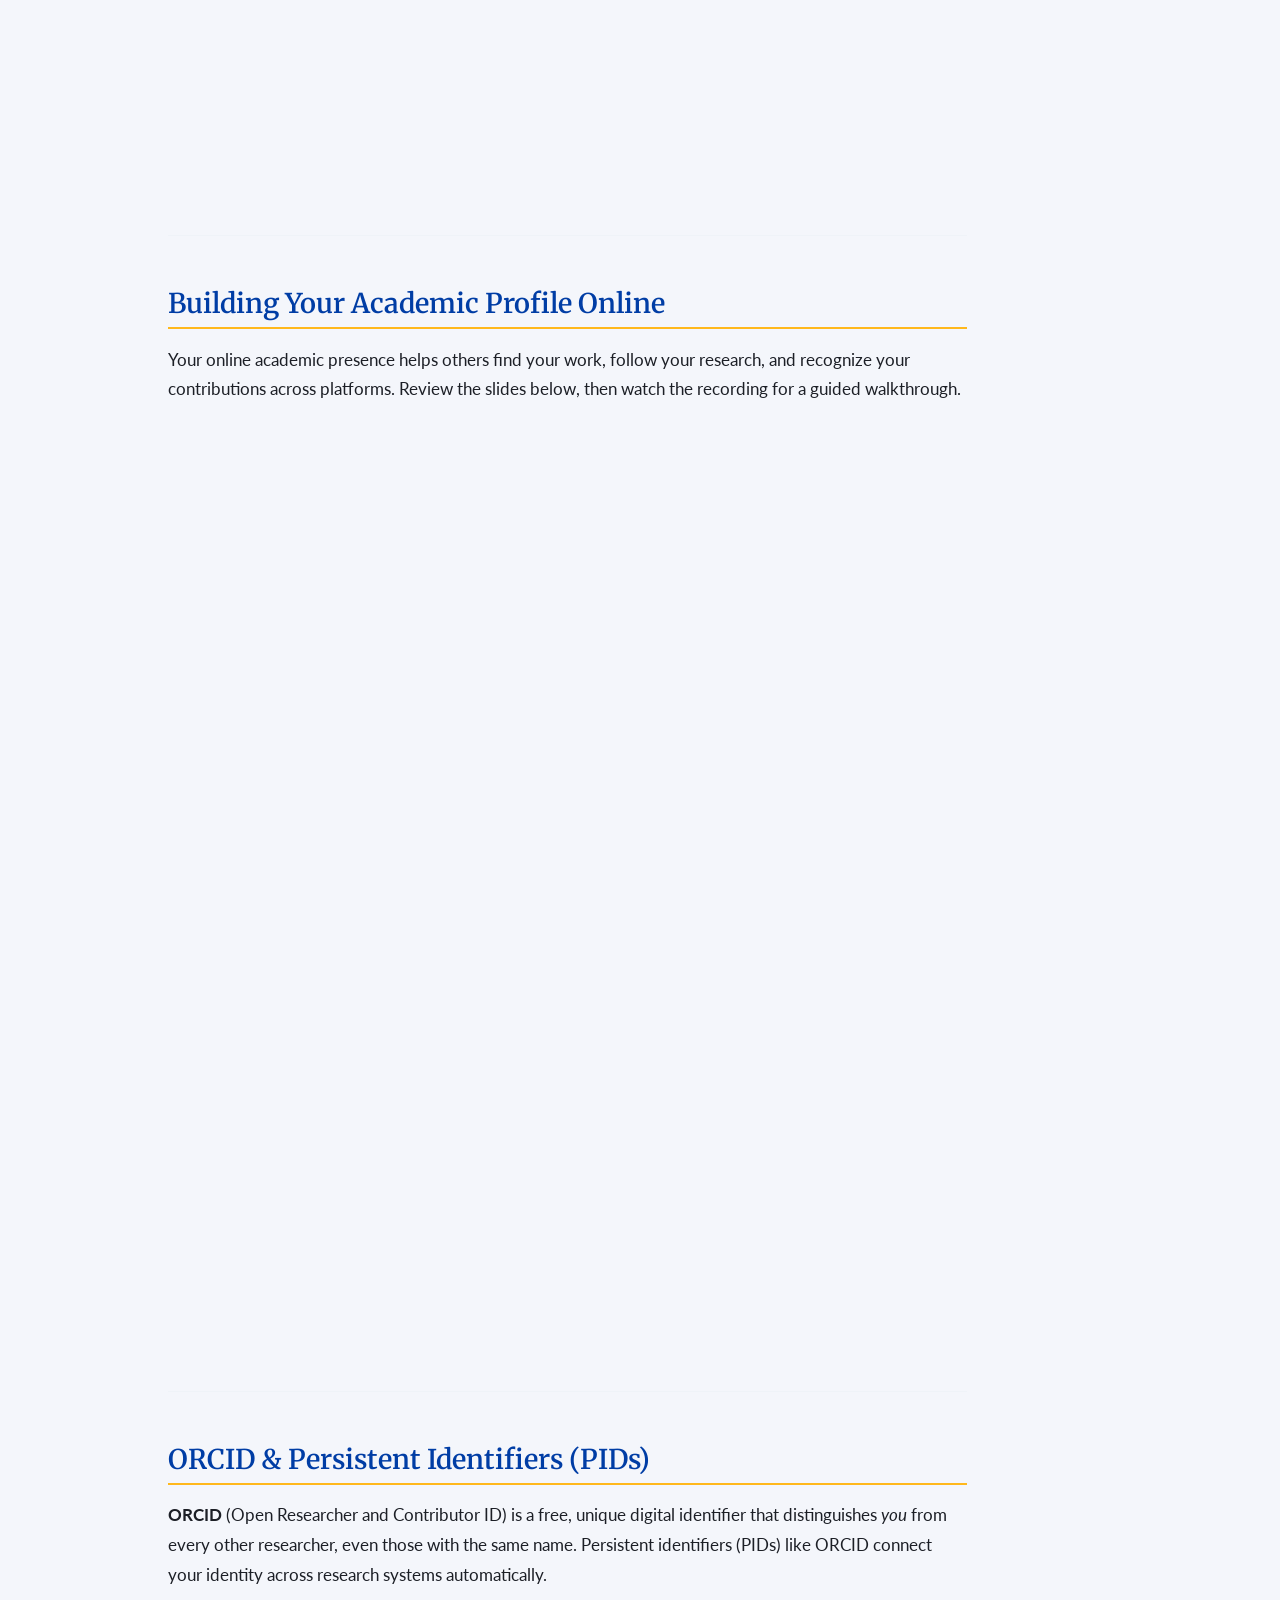
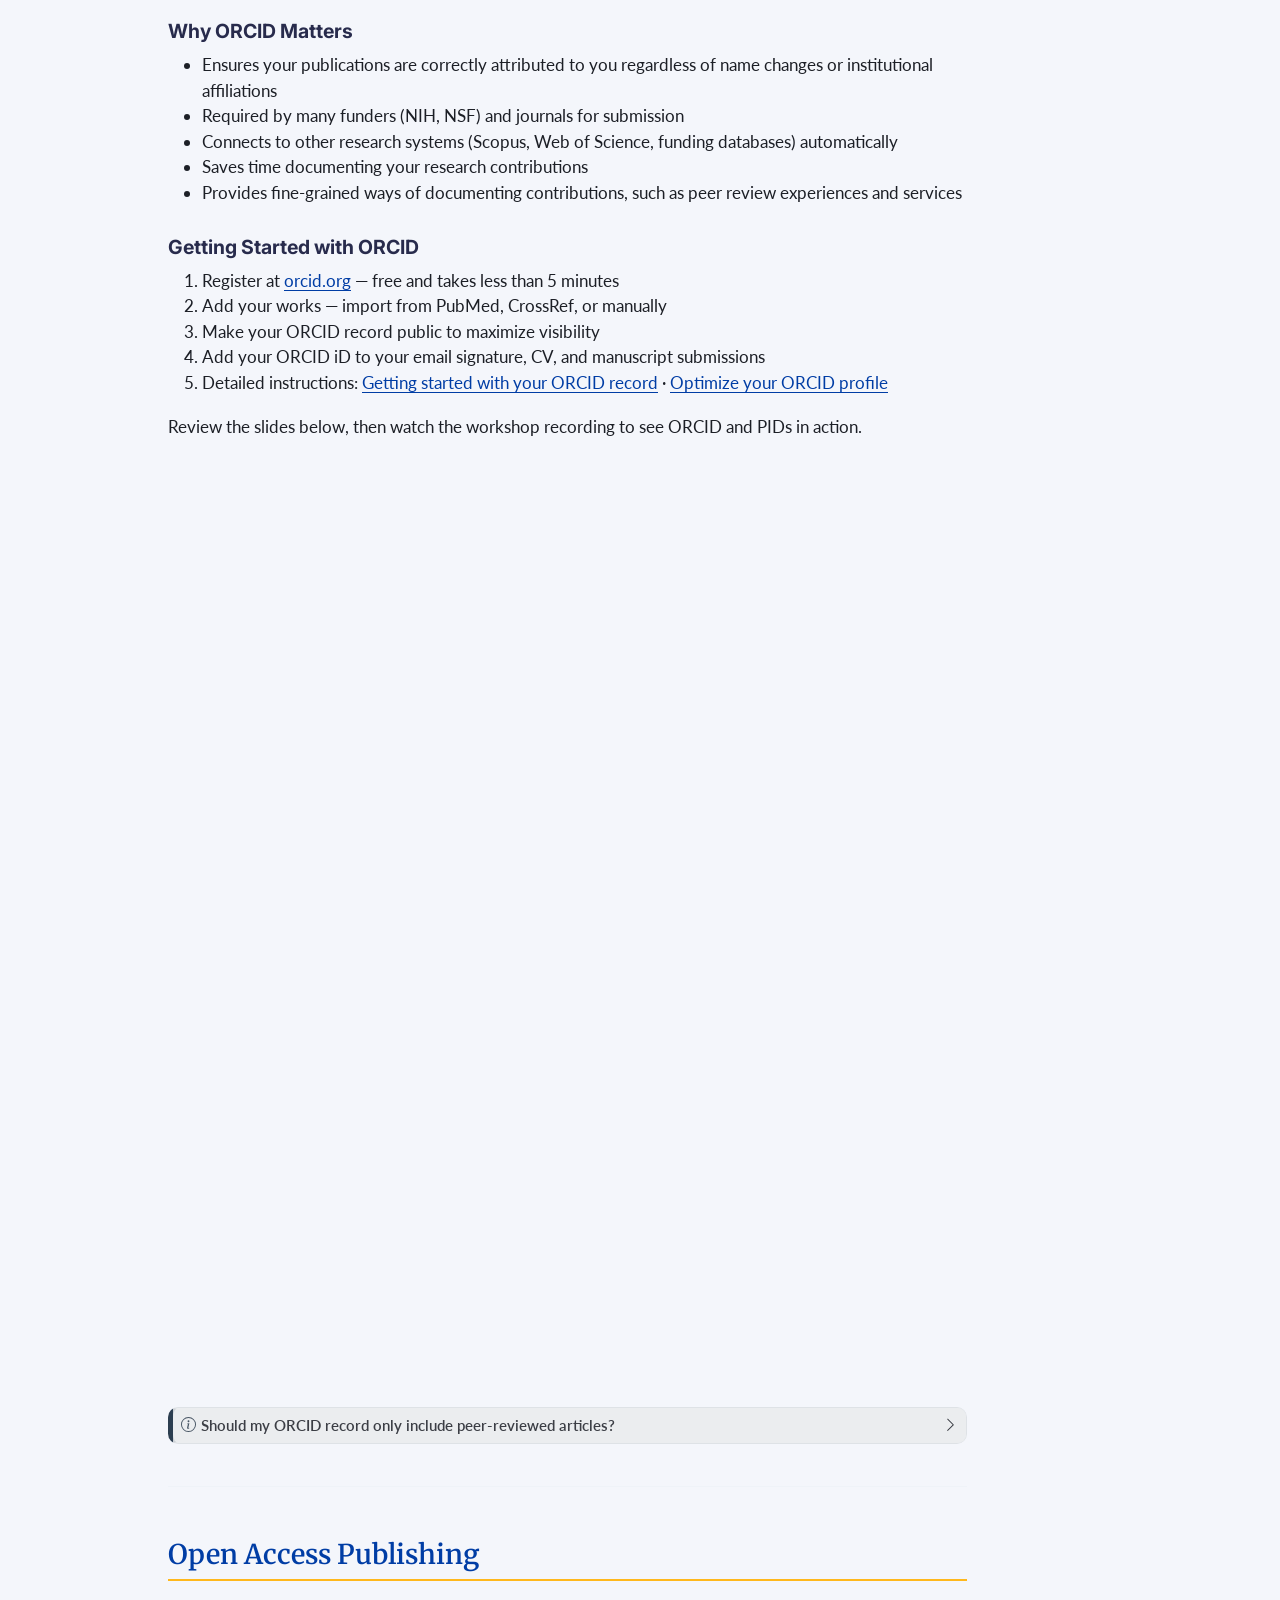
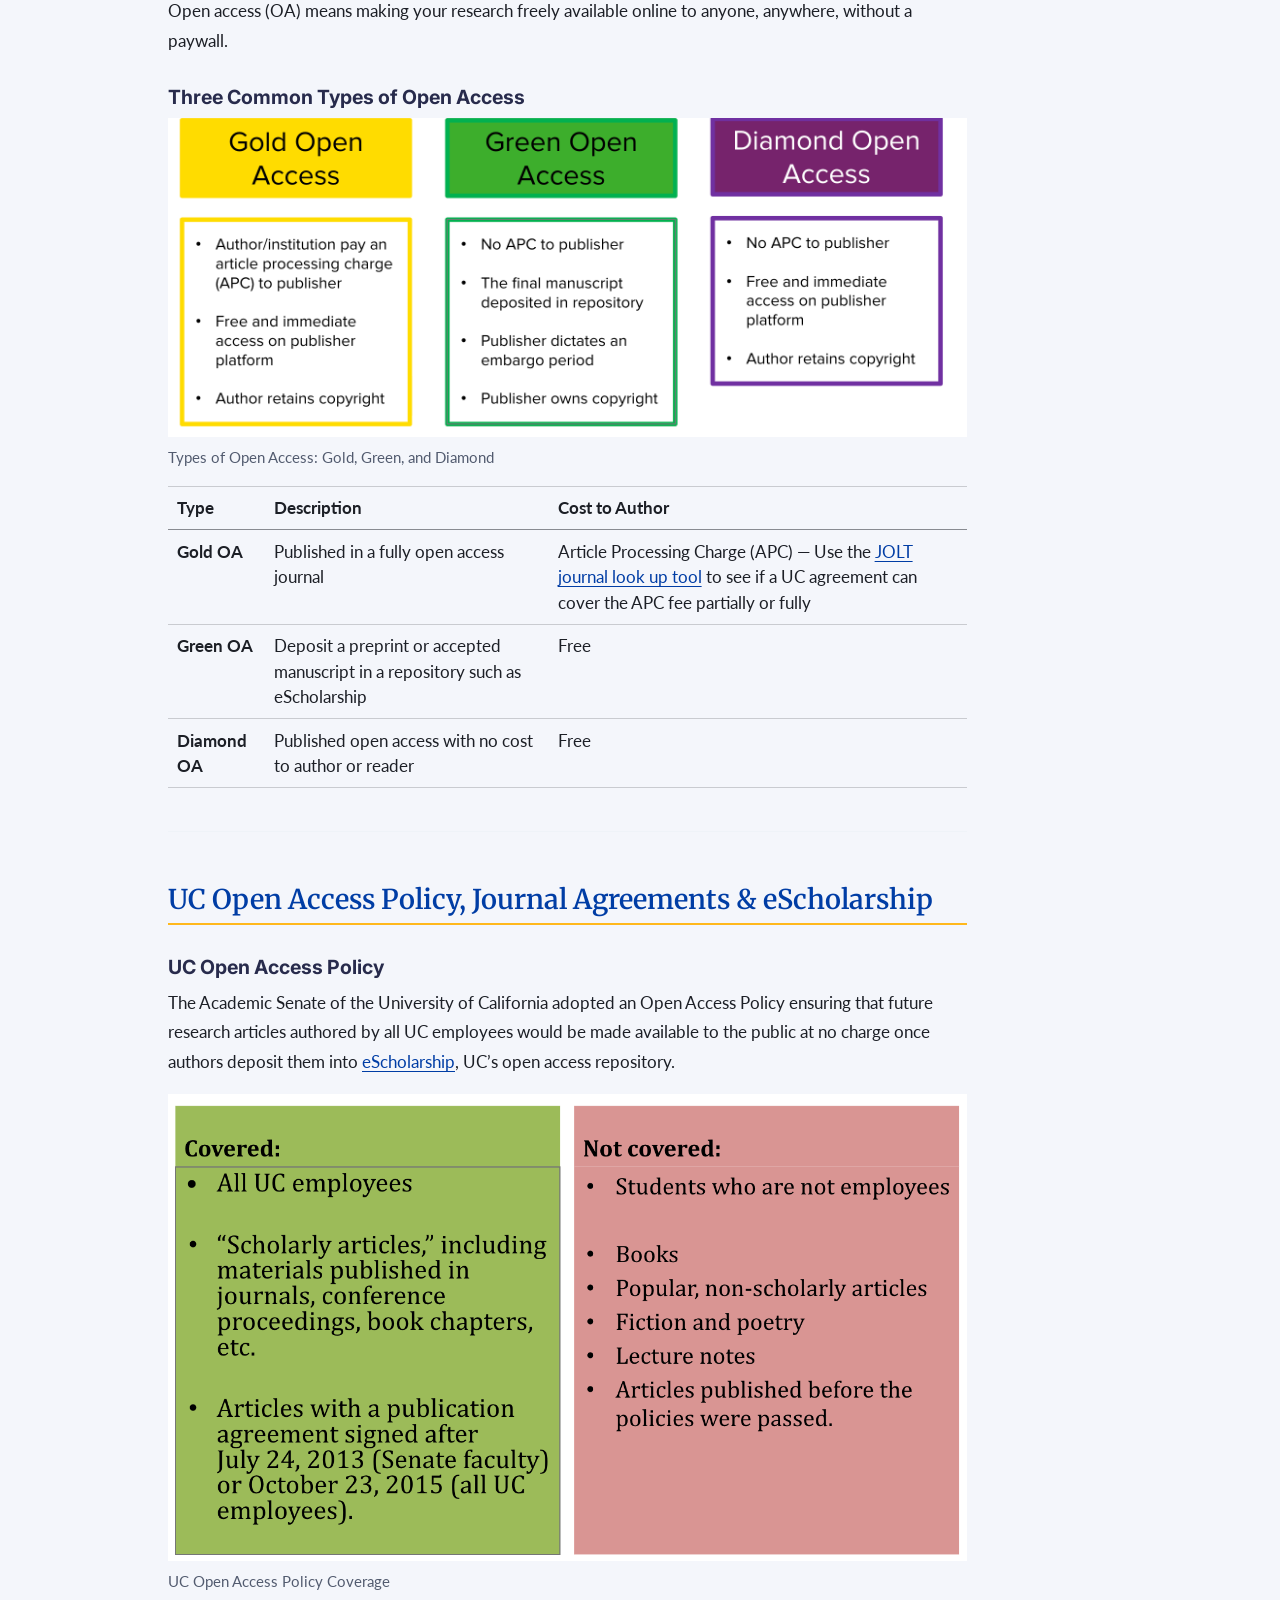
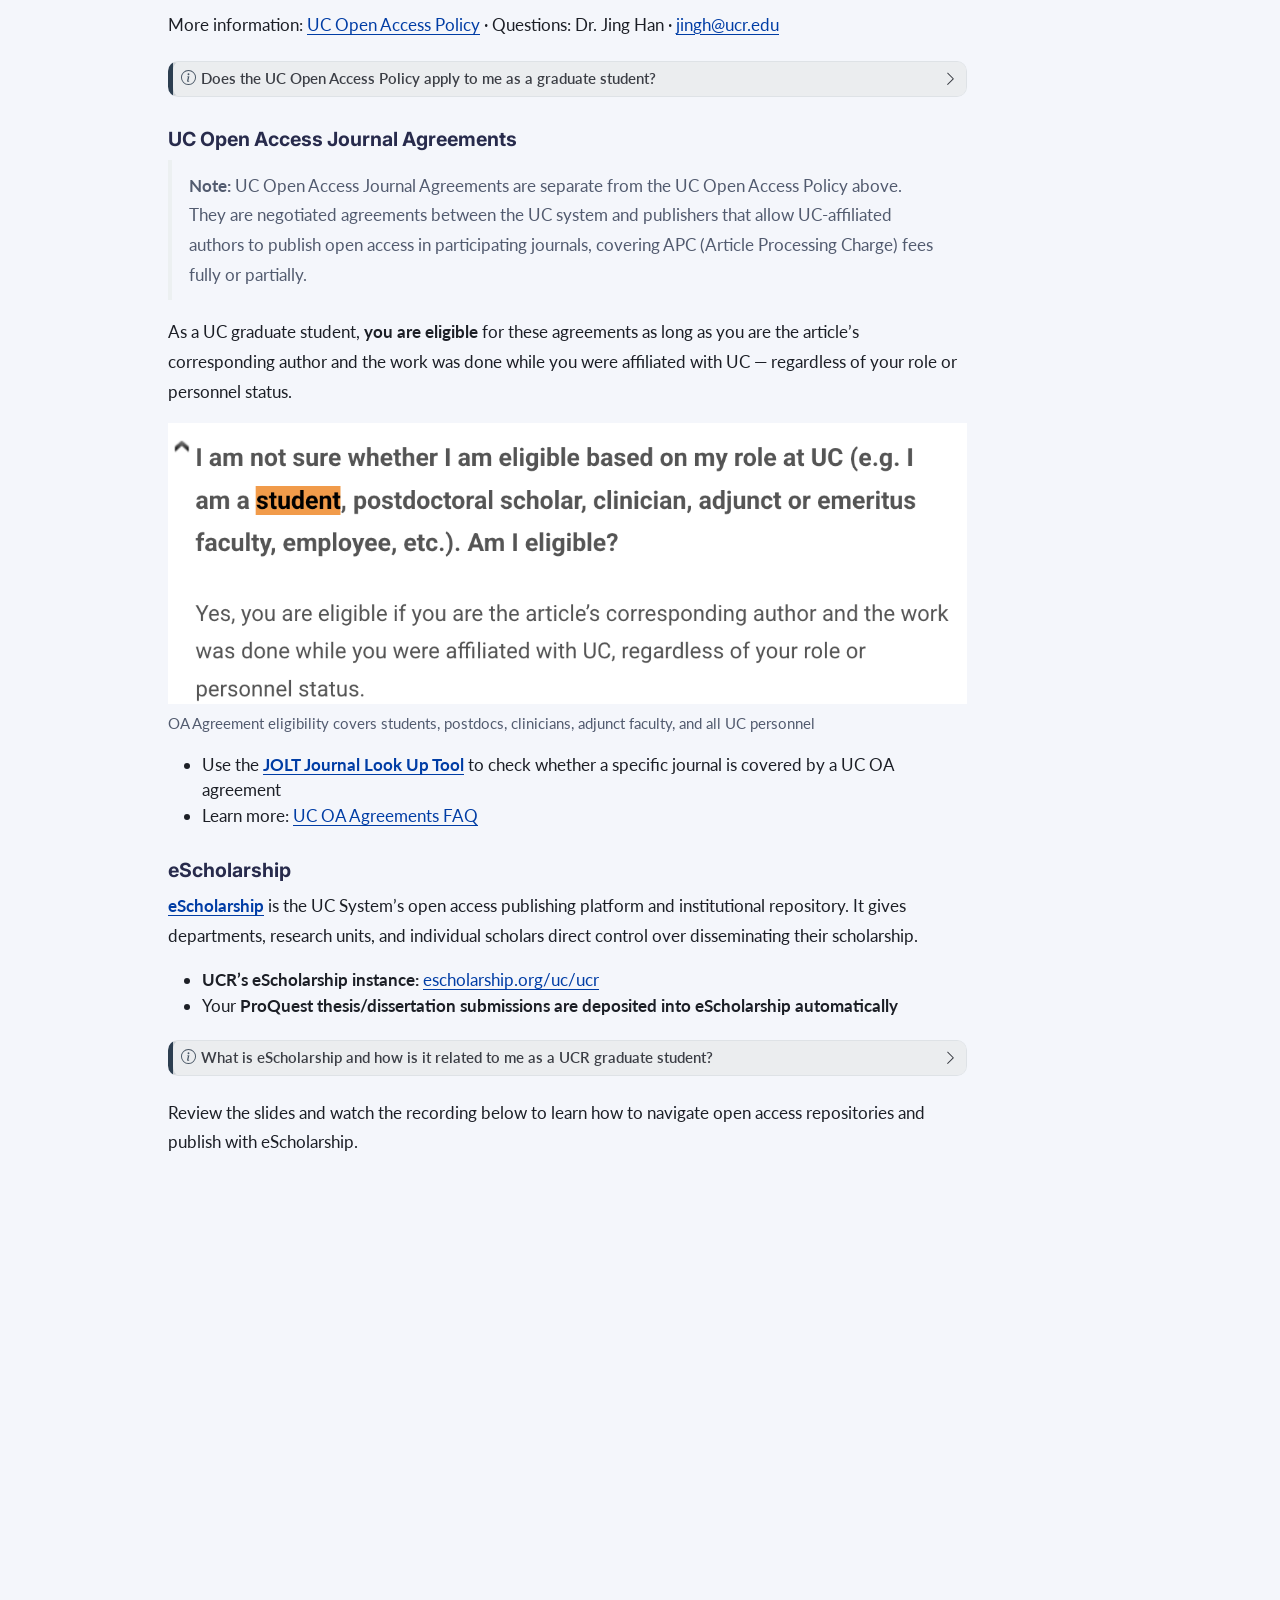
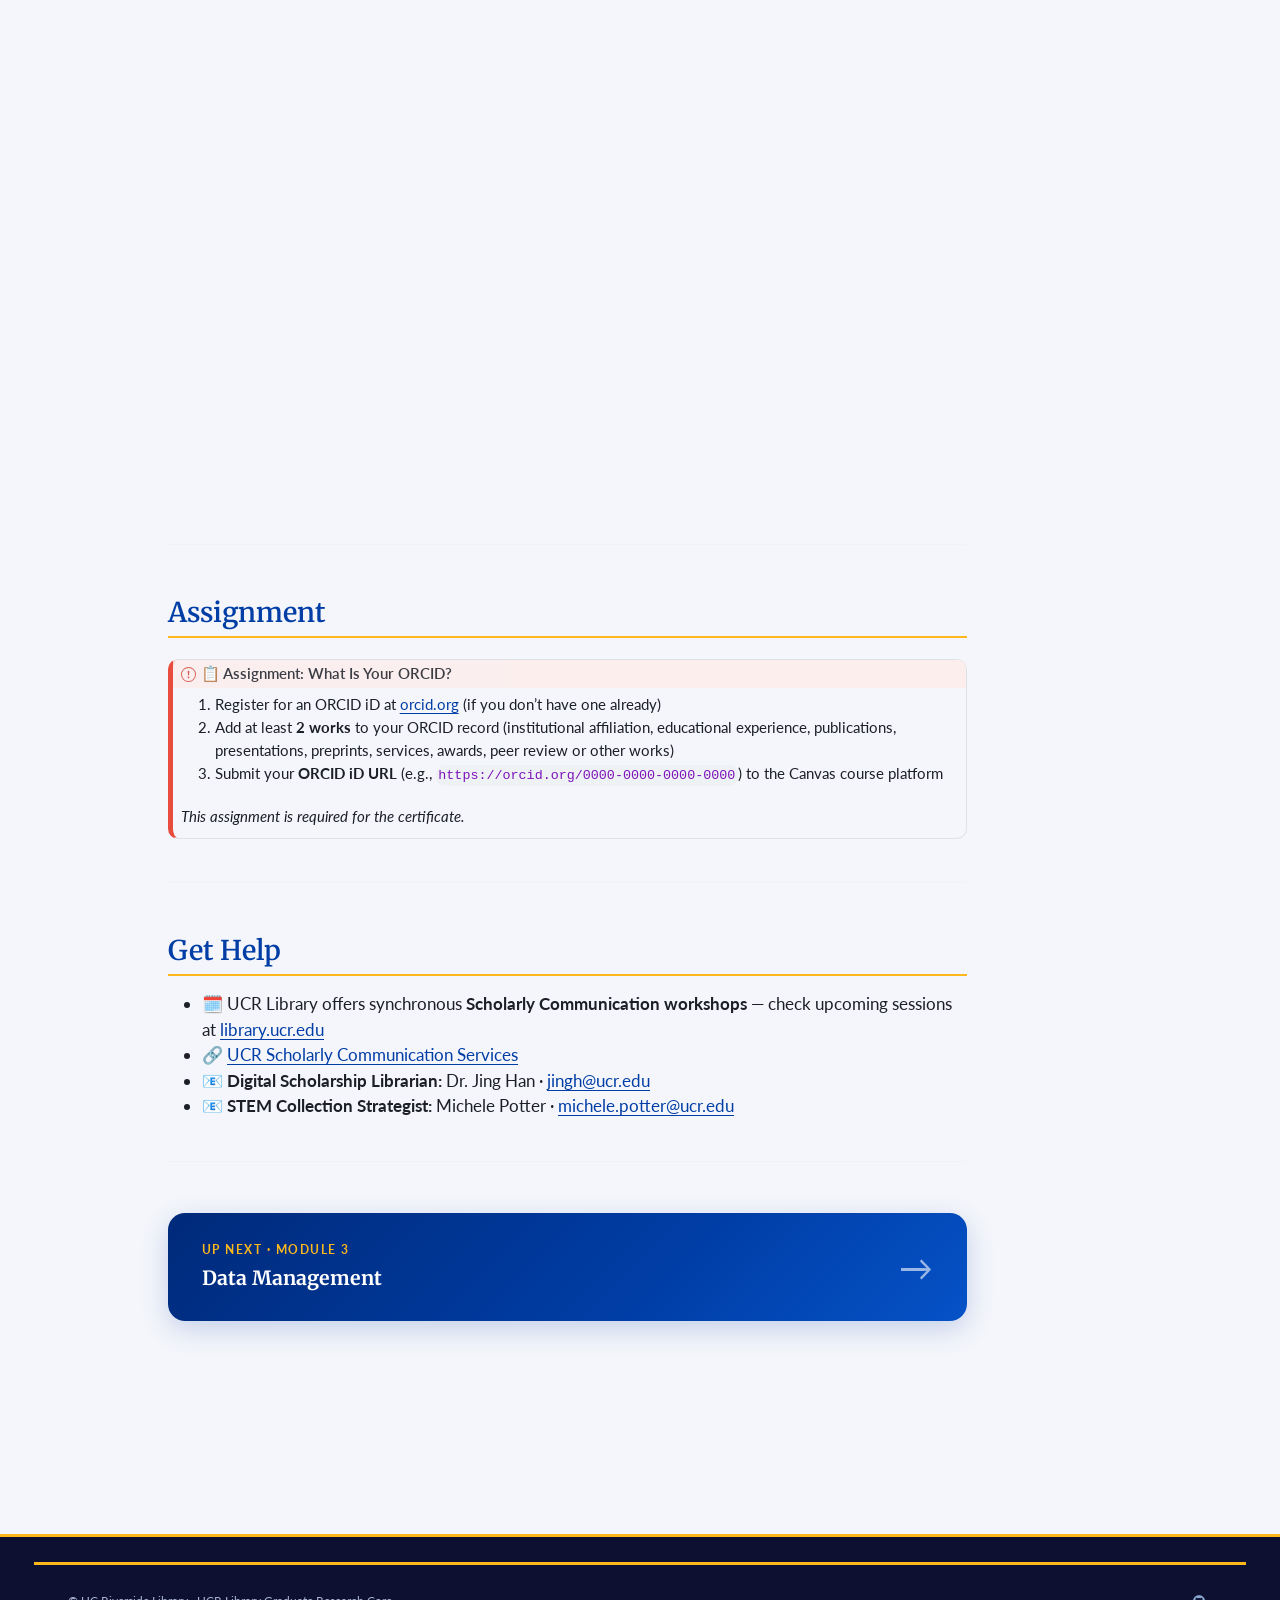
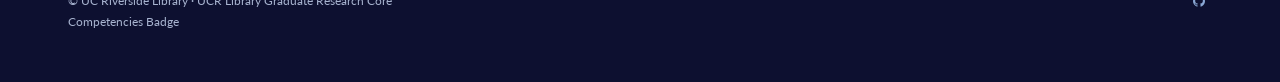
<file: docs/modules/02-scholarly-communication.html>
<!DOCTYPE html>
<html xmlns="http://www.w3.org/1999/xhtml" lang="en" xml:lang="en"><head>

<meta charset="utf-8">
<meta name="generator" content="quarto-1.9.36">

<meta name="viewport" content="width=device-width, initial-scale=1.0, user-scalable=yes">


<title>Module 2: Scholarly Communication – UCR Library Graduate Research Core Competencies Badge</title>
<style>
/* Default styles provided by pandoc.
** See https://pandoc.org/MANUAL.html#variables-for-html for config info.
*/
code{white-space: pre-wrap;}
span.smallcaps{font-variant: small-caps;}
div.columns{display: flex; gap: min(4vw, 1.5em);}
div.column{flex: auto; overflow-x: auto;}
div.hanging-indent{margin-left: 1.5em; text-indent: -1.5em;}
ul.task-list{list-style: none;}
ul.task-list li input[type="checkbox"] {
  width: 0.8em;
  margin: 0 0.8em 0.2em -1em; /* quarto-specific, see https://github.com/quarto-dev/quarto-cli/issues/4556 */ 
  vertical-align: middle;
}
</style>


<script src="../site_libs/quarto-nav/quarto-nav.js"></script>
<script src="../site_libs/quarto-nav/headroom.min.js"></script>
<script src="../site_libs/clipboard/clipboard.min.js"></script>
<script src="../site_libs/quarto-search/autocomplete.umd.js"></script>
<script src="../site_libs/quarto-search/fuse.min.js"></script>
<script src="../site_libs/quarto-search/quarto-search.js"></script>
<meta name="quarto:offset" content="../">
<link href="../images/certificate-thumbnail.jpg" rel="icon" type="image/jpeg">
<script src="../site_libs/quarto-html/quarto.js" type="module"></script>
<script src="../site_libs/quarto-html/tabsets/tabsets.js" type="module"></script>
<script src="../site_libs/quarto-html/popper.min.js"></script>
<script src="../site_libs/quarto-html/tippy.umd.min.js"></script>
<script src="../site_libs/quarto-html/anchor.min.js"></script>
<link href="../site_libs/quarto-html/tippy.css" rel="stylesheet">
<link href="../site_libs/quarto-html/quarto-syntax-highlighting-845c23b38eaddc0f92fda52bfe77a8c8.css" rel="stylesheet" id="quarto-text-highlighting-styles">
<script src="../site_libs/bootstrap/bootstrap.min.js"></script>
<link href="../site_libs/bootstrap/bootstrap-icons.css" rel="stylesheet">
<link href="../site_libs/bootstrap/bootstrap-c757c3e3eb24b55221ff6a535b5bb890.min.css" rel="stylesheet" append-hash="true" id="quarto-bootstrap" data-mode="light">
<script id="quarto-search-options" type="application/json">{
  "location": "navbar",
  "copy-button": false,
  "collapse-after": 3,
  "panel-placement": "end",
  "type": "overlay",
  "limit": 50,
  "keyboard-shortcut": [
    "f",
    "/",
    "s"
  ],
  "show-item-context": false,
  "language": {
    "search-no-results-text": "No results",
    "search-matching-documents-text": "matching documents",
    "search-copy-link-title": "Copy link to search",
    "search-hide-matches-text": "Hide additional matches",
    "search-more-match-text": "more match in this document",
    "search-more-matches-text": "more matches in this document",
    "search-clear-button-title": "Clear",
    "search-text-placeholder": "",
    "search-detached-cancel-button-title": "Cancel",
    "search-submit-button-title": "Submit",
    "search-label": "Search"
  }
}</script>
<script async="" src="https://www.googletagmanager.com/gtag/js?id=G-T1QKSM81L6"></script>

<script type="text/javascript">

window.dataLayer = window.dataLayer || [];
function gtag(){dataLayer.push(arguments);}
gtag('js', new Date());
gtag('config', 'G-T1QKSM81L6', { 'anonymize_ip': true});
</script>
<style>html{ scroll-behavior: smooth; }</style>
<link rel="preconnect" href="https://fonts.googleapis.com">
<link href="https://fonts.googleapis.com/css2?family=Inter:wght@300;400;600;700&amp;family=Merriweather:wght@400;700&amp;display=swap" rel="stylesheet">


</head>

<body class="nav-fixed quarto-light">

<div id="quarto-search-results"></div>
  <header id="quarto-header" class="headroom fixed-top">
    <nav class="navbar navbar-expand-lg " data-bs-theme="dark">
      <div class="navbar-container container-fluid">
      <div class="navbar-brand-container mx-auto">
    <a href="../index.html" class="navbar-brand navbar-brand-logo">
    <img src="../images/certificate-thumbnail.jpg" alt="GRCC Badge" class="navbar-logo light-content">
    <img src="../images/certificate-thumbnail.jpg" alt="GRCC Badge" class="navbar-logo dark-content">
    </a>
  </div>
            <div id="quarto-search" class="" title="Search"></div>
          <button class="navbar-toggler" type="button" data-bs-toggle="collapse" data-bs-target="#navbarCollapse" aria-controls="navbarCollapse" role="menu" aria-expanded="false" aria-label="Toggle navigation" onclick="if (window.quartoToggleHeadroom) { window.quartoToggleHeadroom(); }">
  <span class="navbar-toggler-icon"></span>
</button>
          <div class="collapse navbar-collapse" id="navbarCollapse">
            <ul class="navbar-nav navbar-nav-scroll me-auto">
  <li class="nav-item">
    <a class="nav-link" href="../index.html"> 
<span class="menu-text">Home</span></a>
  </li>  
  <li class="nav-item dropdown ">
    <a class="nav-link dropdown-toggle" href="#" id="nav-menu-modules" role="link" data-bs-toggle="dropdown" aria-expanded="false">
 <span class="menu-text">Modules</span>
    </a>
    <ul class="dropdown-menu" aria-labelledby="nav-menu-modules">    
        <li>
    <a class="dropdown-item" href="../modules/01-citation-management.html">
 <span class="dropdown-text">1 · Citation Management</span></a>
  </li>  
        <li>
    <a class="dropdown-item" href="../modules/02-scholarly-communication.html">
 <span class="dropdown-text">2 · Scholarly Communication</span></a>
  </li>  
        <li>
    <a class="dropdown-item" href="../modules/03-data-management.html">
 <span class="dropdown-text">3 · Data Management</span></a>
  </li>  
        <li>
    <a class="dropdown-item" href="../modules/04-literature-review.html">
 <span class="dropdown-text">4 · Literature Review Strategies</span></a>
  </li>  
        <li>
    <a class="dropdown-item" href="../modules/05-publish-share.html">
 <span class="dropdown-text">5 · Publish &amp; Share Your Research</span></a>
  </li>  
        <li>
    <a class="dropdown-item" href="../modules/06-graduate-academic-affairs.html">
 <span class="dropdown-text">6 · Graduate Academic Affairs</span></a>
  </li>  
        <li>
    <a class="dropdown-item" href="../modules/07-capstone.html">
 <span class="dropdown-text">7 · Capstone: Research Plan</span></a>
  </li>  
    </ul>
  </li>
  <li class="nav-item">
    <a class="nav-link" href="../knowledge-checks.html"> 
<span class="menu-text">Knowledge Checks</span></a>
  </li>  
  <li class="nav-item">
    <a class="nav-link" href="../about.html"> 
<span class="menu-text">About</span></a>
  </li>  
</ul>
            <ul class="navbar-nav navbar-nav-scroll ms-auto">
  <li class="nav-item compact">
    <a class="nav-link" href="https://github.com/jinghanlib/grcc-certificate"> <i class="bi bi-github" role="img" aria-label="GitHub">
</i> 
<span class="menu-text"></span></a>
  </li>  
</ul>
          </div> <!-- /navcollapse -->
            <div class="quarto-navbar-tools">
</div>
      </div> <!-- /container-fluid -->
    </nav>
</header>
<!-- content -->
<div id="quarto-content" class="quarto-container page-columns page-rows-contents page-layout-article page-navbar">
<!-- sidebar -->
<!-- margin-sidebar -->
    <div id="quarto-margin-sidebar" class="sidebar margin-sidebar">
        <nav id="TOC" role="doc-toc" class="toc-active">
    <h2 id="toc-title">On this page</h2>
   
  <ul>
  <li><a href="#overview" id="toc-overview" class="nav-link active" data-scroll-target="#overview">Overview</a></li>
  <li><a href="#introduction-to-scholarly-publishing" id="toc-introduction-to-scholarly-publishing" class="nav-link" data-scroll-target="#introduction-to-scholarly-publishing">Introduction to Scholarly Publishing</a></li>
  <li><a href="#building-your-academic-profile-online" id="toc-building-your-academic-profile-online" class="nav-link" data-scroll-target="#building-your-academic-profile-online">Building Your Academic Profile Online</a></li>
  <li><a href="#orcid-persistent-identifiers-pids" id="toc-orcid-persistent-identifiers-pids" class="nav-link" data-scroll-target="#orcid-persistent-identifiers-pids">ORCID &amp; Persistent Identifiers (PIDs)</a>
  <ul class="collapse">
  <li><a href="#why-orcid-matters" id="toc-why-orcid-matters" class="nav-link" data-scroll-target="#why-orcid-matters">Why ORCID Matters</a></li>
  <li><a href="#getting-started-with-orcid" id="toc-getting-started-with-orcid" class="nav-link" data-scroll-target="#getting-started-with-orcid">Getting Started with ORCID</a></li>
  </ul></li>
  <li><a href="#open-access-publishing" id="toc-open-access-publishing" class="nav-link" data-scroll-target="#open-access-publishing">Open Access Publishing</a>
  <ul class="collapse">
  <li><a href="#three-common-types-of-open-access" id="toc-three-common-types-of-open-access" class="nav-link" data-scroll-target="#three-common-types-of-open-access">Three Common Types of Open Access</a></li>
  </ul></li>
  <li><a href="#uc-open-access-policy-journal-agreements-escholarship" id="toc-uc-open-access-policy-journal-agreements-escholarship" class="nav-link" data-scroll-target="#uc-open-access-policy-journal-agreements-escholarship">UC Open Access Policy, Journal Agreements &amp; eScholarship</a>
  <ul class="collapse">
  <li><a href="#uc-open-access-policy" id="toc-uc-open-access-policy" class="nav-link" data-scroll-target="#uc-open-access-policy">UC Open Access Policy</a></li>
  <li><a href="#uc-open-access-journal-agreements" id="toc-uc-open-access-journal-agreements" class="nav-link" data-scroll-target="#uc-open-access-journal-agreements">UC Open Access Journal Agreements</a></li>
  <li><a href="#escholarship" id="toc-escholarship" class="nav-link" data-scroll-target="#escholarship">eScholarship</a></li>
  </ul></li>
  <li><a href="#assignment" id="toc-assignment" class="nav-link" data-scroll-target="#assignment">Assignment</a></li>
  <li><a href="#get-help" id="toc-get-help" class="nav-link" data-scroll-target="#get-help">Get Help</a></li>
  </ul>
</nav>
    </div>
<!-- main -->
<main class="content" id="quarto-document-content">

<header id="title-block-header" class="quarto-title-block default">
<div class="quarto-title">
<h1 class="title">Module 2: Scholarly Communication</h1>
<p class="subtitle lead">Build your academic identity and navigate open access publishing</p>
</div>



<div class="quarto-title-meta">

    
  
    
  </div>
  


</header>


<section id="learning-objectives" class="level4 learning-objectives">
<h4 class="anchored" data-anchor-id="learning-objectives">🎯 Learning Objectives</h4>
<p>After completing this module, you will be able to:</p>
<ul>
<li>Understand the scholarly publishing landscape and how research gets disseminated</li>
<li>Take initial steps to build your online academic profile</li>
<li>Create and maintain an ORCID iD</li>
<li>Understand persistent identifiers (PIDs) and their role in research visibility</li>
<li>Explain the difference between gold, green, and diamond open access</li>
<li>Describe how the UC Open Access Policy and journal agreements apply to you</li>
<li>Understand eScholarship, the UC institutional repository</li>
</ul>
</section>
<hr>
<section id="overview" class="level2">
<h2 class="anchored" data-anchor-id="overview">Overview</h2>
<p>This module walks you through the scholarly communication landscape — from understanding how research gets published, to building your online academic presence, to making your work openly accessible. <strong>ORCID is the one thing you must remember after taking this module!</strong></p>
<blockquote class="blockquote">
<p>✅ Complete the assignment at the end of this module and the associated knowledge check quiz on Canvas to earn credit toward your badge!</p>
</blockquote>
<hr>
</section>
<section id="introduction-to-scholarly-publishing" class="level2">
<h2 class="anchored" data-anchor-id="introduction-to-scholarly-publishing">Introduction to Scholarly Publishing</h2>
<p>Scholarly publishing is how research and creative work across all disciplines moves into the academic record — from the sciences and social sciences to the humanities and arts. Understanding this process helps you make informed decisions about where and how to publish your work.</p>
<p>For a graduate student’s perspective on navigating the publishing process, read: <a href="https://www.icahdq.org/blogpost/1523657/497573/Student-Column-Graduate-Student-s-Experience-and-Advice-on-Publishing">Student Column: Graduate Student’s Experience and Advice on Publishing</a>.</p>
<p>Review the slides below for an introduction to the scholarly publishing landscape.</p>
<iframe src="https://docs.google.com/presentation/d/1PIdQR--818rqp9zO5DuwHQoR1hLZC-CuodhGhfYi08k/embed?start=false&amp;loop=false&amp;delayms=3000" width="100%" height="480" frameborder="0" allowfullscreen="">
</iframe>
<hr>
</section>
<section id="building-your-academic-profile-online" class="level2">
<h2 class="anchored" data-anchor-id="building-your-academic-profile-online">Building Your Academic Profile Online</h2>
<p>Your online academic presence helps others find your work, follow your research, and recognize your contributions across platforms. Review the slides below, then watch the recording for a guided walkthrough.</p>
<iframe src="https://docs.google.com/presentation/d/1GcvnC5hh5cfJ2p5nH54uuKZfTBlvvdds3LLbaAEBZ00/embed?start=false&amp;loop=false&amp;delayms=3000" width="100%" height="480" frameborder="0" allowfullscreen="">
</iframe>
<iframe width="100%" height="400" src="https://www.youtube.com/embed/wtwARqzgIAQ" frameborder="0" allowfullscreen=""></iframe>
<hr>
</section>
<section id="orcid-persistent-identifiers-pids" class="level2">
<h2 class="anchored" data-anchor-id="orcid-persistent-identifiers-pids">ORCID &amp; Persistent Identifiers (PIDs)</h2>
<p><strong>ORCID</strong> (Open Researcher and Contributor ID) is a free, unique digital identifier that distinguishes <em>you</em> from every other researcher, even those with the same name. Persistent identifiers (PIDs) like ORCID connect your identity across research systems automatically.</p>
<section id="why-orcid-matters" class="level3">
<h3 class="anchored" data-anchor-id="why-orcid-matters">Why ORCID Matters</h3>
<ul>
<li>Ensures your publications are correctly attributed to you regardless of name changes or institutional affiliations</li>
<li>Required by many funders (NIH, NSF) and journals for submission</li>
<li>Connects to other research systems (Scopus, Web of Science, funding databases) automatically</li>
<li>Saves time documenting your research contributions</li>
<li>Provides fine-grained ways of documenting contributions, such as peer review experiences and services</li>
</ul>
</section>
<section id="getting-started-with-orcid" class="level3">
<h3 class="anchored" data-anchor-id="getting-started-with-orcid">Getting Started with ORCID</h3>
<ol type="1">
<li>Register at <a href="https://orcid.org">orcid.org</a> — free and takes less than 5 minutes</li>
<li>Add your works — import from PubMed, CrossRef, or manually</li>
<li>Make your ORCID record public to maximize visibility</li>
<li>Add your ORCID iD to your email signature, CV, and manuscript submissions</li>
<li>Detailed instructions: <a href="https://support.orcid.org/hc/en-us/articles/18498712201239-Getting-started-with-your-ORCID-record">Getting started with your ORCID record</a> · <a href="https://info.orcid.org/researchers/#optimize">Optimize your ORCID profile</a></li>
</ol>
<p>Review the slides below, then watch the workshop recording to see ORCID and PIDs in action.</p>
<iframe src="https://docs.google.com/presentation/d/1hzyS0GB2R8HboDmhA1rqY7LGSkOJyXs1/embed?start=false&amp;loop=false&amp;delayms=3000" width="100%" height="480" frameborder="0" allowfullscreen="">
</iframe>
<iframe width="100%" height="400" src="https://www.youtube.com/embed/bkbvW0VQIOk" frameborder="0" allowfullscreen=""></iframe>
<div class="callout callout-style-default callout-note callout-titled">
<div class="callout-header d-flex align-content-center collapsed" data-bs-toggle="collapse" data-bs-target=".callout-1-contents" aria-controls="callout-1" aria-expanded="false" aria-label="Toggle callout">
<div class="callout-icon-container">
<i class="callout-icon"></i>
</div>
<div class="callout-title-container flex-fill">
<span class="screen-reader-only">Note</span>Should my ORCID record only include peer-reviewed articles?
</div>
<div class="callout-btn-toggle d-inline-block border-0 py-1 ps-1 pe-0 float-end"><i class="callout-toggle"></i></div>
</div>
<div id="callout-1" class="callout-1-contents callout-collapse collapse">
<div class="callout-body-container callout-body">
<p>No.&nbsp;Your ORCID record should include all types of scholarly outputs — peer-reviewed articles, preprints, conference presentations, datasets, software, and more. The more complete your record, the better it reflects your full research contribution.</p>
</div>
</div>
</div>
<hr>
</section>
</section>
<section id="open-access-publishing" class="level2">
<h2 class="anchored" data-anchor-id="open-access-publishing">Open Access Publishing</h2>
<p>Open access (OA) means making your research freely available online to anyone, anywhere, without a paywall.</p>
<section id="three-common-types-of-open-access" class="level3">
<h3 class="anchored" data-anchor-id="three-common-types-of-open-access">Three Common Types of Open Access</h3>
<div class="quarto-figure quarto-figure-center">
<figure class="figure">
<p><img src="../images/image-2.png" class="img-fluid figure-img" alt="Diagram showing three types of open access: gold, green, and diamond."></p>
<figcaption>Types of Open Access: Gold, Green, and Diamond</figcaption>
</figure>
</div>
<table class="caption-top table">
<thead>
<tr class="header">
<th>Type</th>
<th>Description</th>
<th>Cost to Author</th>
</tr>
</thead>
<tbody>
<tr class="odd">
<td><strong>Gold OA</strong></td>
<td>Published in a fully open access journal</td>
<td>Article Processing Charge (APC) — Use the <a href="https://jolt.cdlib.org/">JOLT journal look up tool</a> to see if a UC agreement can cover the APC fee partially or fully</td>
</tr>
<tr class="even">
<td><strong>Green OA</strong></td>
<td>Deposit a preprint or accepted manuscript in a repository such as eScholarship</td>
<td>Free</td>
</tr>
<tr class="odd">
<td><strong>Diamond OA</strong></td>
<td>Published open access with no cost to author or reader</td>
<td>Free</td>
</tr>
</tbody>
</table>
<hr>
</section>
</section>
<section id="uc-open-access-policy-journal-agreements-escholarship" class="level2">
<h2 class="anchored" data-anchor-id="uc-open-access-policy-journal-agreements-escholarship">UC Open Access Policy, Journal Agreements &amp; eScholarship</h2>
<section id="uc-open-access-policy" class="level3">
<h3 class="anchored" data-anchor-id="uc-open-access-policy">UC Open Access Policy</h3>
<p>The Academic Senate of the University of California adopted an Open Access Policy ensuring that future research articles authored by all UC employees would be made available to the public at no charge once authors deposit them into <a href="https://escholarship.org">eScholarship</a>, UC’s open access repository.</p>
<div class="quarto-figure quarto-figure-center">
<figure class="figure">
<p><img src="../images/image-4.png" class="img-fluid figure-img" alt="Diagram showing UC open access policy coverage."></p>
<figcaption>UC Open Access Policy Coverage</figcaption>
</figure>
</div>
<p>More information: <a href="https://osc.universityofcalifornia.edu/for-authors/open-access-policy/">UC Open Access Policy</a> · Questions: Dr.&nbsp;Jing Han · <a href="mailto:jingh@ucr.edu">jingh@ucr.edu</a></p>
<div class="callout callout-style-default callout-note callout-titled">
<div class="callout-header d-flex align-content-center collapsed" data-bs-toggle="collapse" data-bs-target=".callout-2-contents" aria-controls="callout-2" aria-expanded="false" aria-label="Toggle callout">
<div class="callout-icon-container">
<i class="callout-icon"></i>
</div>
<div class="callout-title-container flex-fill">
<span class="screen-reader-only">Note</span>Does the UC Open Access Policy apply to me as a graduate student?
</div>
<div class="callout-btn-toggle d-inline-block border-0 py-1 ps-1 pe-0 float-end"><i class="callout-toggle"></i></div>
</div>
<div id="callout-2" class="callout-2-contents callout-collapse collapse">
<div class="callout-body-container callout-body">
<p>If you are a graduate student <strong>paid by the UC system</strong>, then this policy applies to you. You may opt out of the policy for any article for any reason. Contact Dr.&nbsp;Jing Han (<a href="mailto:jingh@ucr.edu">jingh@ucr.edu</a>) if you have questions.</p>
</div>
</div>
</div>
</section>
<section id="uc-open-access-journal-agreements" class="level3">
<h3 class="anchored" data-anchor-id="uc-open-access-journal-agreements">UC Open Access Journal Agreements</h3>
<blockquote class="blockquote">
<p><strong>Note:</strong> UC Open Access Journal Agreements are separate from the UC Open Access Policy above. They are negotiated agreements between the UC system and publishers that allow UC-affiliated authors to publish open access in participating journals, covering APC (Article Processing Charge) fees fully or partially.</p>
</blockquote>
<p>As a UC graduate student, <strong>you are eligible</strong> for these agreements as long as you are the article’s corresponding author and the work was done while you were affiliated with UC — regardless of your role or personnel status.</p>
<div class="quarto-figure quarto-figure-center">
<figure class="figure">
<p><img src="../images/oa-agreements-eligibility.png" class="img-fluid figure-img" alt="FAQ showing that UC OA agreements cover all UC-affiliated personnel including students."></p>
<figcaption>OA Agreement eligibility covers students, postdocs, clinicians, adjunct faculty, and all UC personnel</figcaption>
</figure>
</div>
<ul>
<li>Use the <a href="https://jolt.cdlib.org/"><strong>JOLT Journal Look Up Tool</strong></a> to check whether a specific journal is covered by a UC OA agreement</li>
<li>Learn more: <a href="https://osc.universityofcalifornia.edu/uc-publisher-relationships/oa-agreements-general-faq/">UC OA Agreements FAQ</a></li>
</ul>
</section>
<section id="escholarship" class="level3">
<h3 class="anchored" data-anchor-id="escholarship">eScholarship</h3>
<p><a href="https://escholarship.org/aboutEschol"><strong>eScholarship</strong></a> is the UC System’s open access publishing platform and institutional repository. It gives departments, research units, and individual scholars direct control over disseminating their scholarship.</p>
<ul>
<li><strong>UCR’s eScholarship instance:</strong> <a href="https://escholarship.org/uc/ucr">escholarship.org/uc/ucr</a></li>
<li>Your <strong>ProQuest thesis/dissertation submissions are deposited into eScholarship automatically</strong></li>
</ul>
<div class="callout callout-style-default callout-note callout-titled">
<div class="callout-header d-flex align-content-center collapsed" data-bs-toggle="collapse" data-bs-target=".callout-3-contents" aria-controls="callout-3" aria-expanded="false" aria-label="Toggle callout">
<div class="callout-icon-container">
<i class="callout-icon"></i>
</div>
<div class="callout-title-container flex-fill">
<span class="screen-reader-only">Note</span>What is eScholarship and how is it related to me as a UCR graduate student?
</div>
<div class="callout-btn-toggle d-inline-block border-0 py-1 ps-1 pe-0 float-end"><i class="callout-toggle"></i></div>
</div>
<div id="callout-3" class="callout-3-contents callout-collapse collapse">
<div class="callout-body-container callout-body">
<p>eScholarship is the UC System’s Open Access Publishing Platform and Institutional Repository. It provides scholarly publishing and repository services that enable departments, research units, publishing programs, and individual scholars associated with the University of California to have direct control over the creation and dissemination of the full range of their scholarship.</p>
<p>Each UC campus has its own instance. You can explore UCR’s eScholarship instance <a href="https://escholarship.org/uc/ucr">HERE</a>. Your ProQuest thesis and dissertation submissions will be deposited automatically.</p>
</div>
</div>
</div>
<p>Review the slides and watch the recording below to learn how to navigate open access repositories and publish with eScholarship.</p>
<iframe src="https://docs.google.com/presentation/d/1bEuvrgRAY0GXa53yfsNnMNH0kY0DFAjy/embed?start=false&amp;loop=false&amp;delayms=3000" width="100%" height="480" frameborder="0" allowfullscreen="">
</iframe>
<iframe width="100%" height="400" src="https://www.youtube.com/embed/rKH-Gc97xwk" frameborder="0" allowfullscreen=""></iframe>
<hr>
</section>
</section>
<section id="assignment" class="level2">
<h2 class="anchored" data-anchor-id="assignment">Assignment</h2>
<div class="callout callout-style-default callout-important callout-titled">
<div class="callout-header d-flex align-content-center">
<div class="callout-icon-container">
<i class="callout-icon"></i>
</div>
<div class="callout-title-container flex-fill">
<span class="screen-reader-only">Important</span>📋 Assignment: What Is Your ORCID?
</div>
</div>
<div class="callout-body-container callout-body">
<ol type="1">
<li>Register for an ORCID iD at <a href="https://orcid.org">orcid.org</a> (if you don’t have one already)</li>
<li>Add at least <strong>2 works</strong> to your ORCID record (institutional affiliation, educational experience, publications, presentations, preprints, services, awards, peer review or other works)</li>
<li>Submit your <strong>ORCID iD URL</strong> (e.g., <code>https://orcid.org/0000-0000-0000-0000</code>) to the Canvas course platform</li>
</ol>
<p><em>This assignment is required for the certificate.</em></p>
</div>
</div>
<hr>
</section>
<section id="get-help" class="level2">
<h2 class="anchored" data-anchor-id="get-help">Get Help</h2>
<ul>
<li>🗓️ UCR Library offers synchronous <strong>Scholarly Communication workshops</strong> — check upcoming sessions at <a href="https://library.ucr.edu">library.ucr.edu</a></li>
<li>🔗 <a href="https://library.ucr.edu/research-support/scholarly-communication-services">UCR Scholarly Communication Services</a></li>
<li>📧 <strong>Digital Scholarship Librarian:</strong> Dr.&nbsp;Jing Han · <a href="mailto:jingh@ucr.edu">jingh@ucr.edu</a></li>
<li>📧 <strong>STEM Collection Strategist:</strong> Michele Potter · <a href="mailto:michele.potter@ucr.edu">michele.potter@ucr.edu</a></li>
</ul>
<hr>
<div class="next-module-banner">
  <a href="../modules/03-data-management.html">
    <div>
      <div class="next-label">Up Next · Module 3</div>
      <div class="next-title">Data Management</div>
    </div>
    <div class="next-arrow">→</div>
  </a>
</div>


</section>

</main> <!-- /main -->
<script id="quarto-html-after-body" type="application/javascript">
  window.document.addEventListener("DOMContentLoaded", function (event) {
    const icon = "";
    const anchorJS = new window.AnchorJS();
    anchorJS.options = {
      placement: 'right',
      icon: icon
    };
    anchorJS.add('.anchored');
    const isCodeAnnotation = (el) => {
      for (const clz of el.classList) {
        if (clz.startsWith('code-annotation-')) {                     
          return true;
        }
      }
      return false;
    }
    const onCopySuccess = function(e) {
      // button target
      const button = e.trigger;
      // don't keep focus
      button.blur();
      // flash "checked"
      button.classList.add('code-copy-button-checked');
      var currentTitle = button.getAttribute("title");
      button.setAttribute("title", "Copied!");
      let tooltip;
      if (window.bootstrap) {
        button.setAttribute("data-bs-toggle", "tooltip");
        button.setAttribute("data-bs-placement", "left");
        button.setAttribute("data-bs-title", "Copied!");
        tooltip = new bootstrap.Tooltip(button, 
          { trigger: "manual", 
            customClass: "code-copy-button-tooltip",
            offset: [0, -8]});
        tooltip.show();    
      }
      setTimeout(function() {
        if (tooltip) {
          tooltip.hide();
          button.removeAttribute("data-bs-title");
          button.removeAttribute("data-bs-toggle");
          button.removeAttribute("data-bs-placement");
        }
        button.setAttribute("title", currentTitle);
        button.classList.remove('code-copy-button-checked');
      }, 1000);
      // clear code selection
      e.clearSelection();
    }
    const getTextToCopy = function(trigger) {
      const outerScaffold = trigger.parentElement.cloneNode(true);
      const codeEl = outerScaffold.querySelector('code');
      for (const childEl of codeEl.children) {
        if (isCodeAnnotation(childEl)) {
          childEl.remove();
        }
      }
      return codeEl.innerText;
    }
    const clipboard = new window.ClipboardJS('.code-copy-button:not([data-in-quarto-modal])', {
      text: getTextToCopy
    });
    clipboard.on('success', onCopySuccess);
    if (window.document.getElementById('quarto-embedded-source-code-modal')) {
      const clipboardModal = new window.ClipboardJS('.code-copy-button[data-in-quarto-modal]', {
        text: getTextToCopy,
        container: window.document.getElementById('quarto-embedded-source-code-modal')
      });
      clipboardModal.on('success', onCopySuccess);
    }
      var localhostRegex = new RegExp(/^(?:http|https):\/\/localhost\:?[0-9]*\//);
      var mailtoRegex = new RegExp(/^mailto:/);
        var filterRegex = new RegExp('/' + window.location.host + '/');
      var isInternal = (href) => {
          return filterRegex.test(href) || localhostRegex.test(href) || mailtoRegex.test(href);
      }
      // Inspect non-navigation links and adorn them if external
     var links = window.document.querySelectorAll('a[href]:not(.nav-link):not(.navbar-brand):not(.toc-action):not(.sidebar-link):not(.sidebar-item-toggle):not(.pagination-link):not(.no-external):not([aria-hidden]):not(.dropdown-item):not(.quarto-navigation-tool):not(.about-link)');
      for (var i=0; i<links.length; i++) {
        const link = links[i];
        if (!isInternal(link.href)) {
          // undo the damage that might have been done by quarto-nav.js in the case of
          // links that we want to consider external
          if (link.dataset.originalHref !== undefined) {
            link.href = link.dataset.originalHref;
          }
            // target, if specified
            link.setAttribute("target", "_blank");
            if (link.getAttribute("rel") === null) {
              link.setAttribute("rel", "noopener");
            }
        }
      }
    function tippyHover(el, contentFn, onTriggerFn, onUntriggerFn) {
      const config = {
        allowHTML: true,
        maxWidth: 500,
        delay: 100,
        arrow: false,
        appendTo: function(el) {
            return el.parentElement;
        },
        interactive: true,
        interactiveBorder: 10,
        theme: 'quarto',
        placement: 'bottom-start',
      };
      if (contentFn) {
        config.content = contentFn;
      }
      if (onTriggerFn) {
        config.onTrigger = onTriggerFn;
      }
      if (onUntriggerFn) {
        config.onUntrigger = onUntriggerFn;
      }
      window.tippy(el, config); 
    }
    const noterefs = window.document.querySelectorAll('a[role="doc-noteref"]');
    for (var i=0; i<noterefs.length; i++) {
      const ref = noterefs[i];
      tippyHover(ref, function() {
        // use id or data attribute instead here
        let href = ref.getAttribute('data-footnote-href') || ref.getAttribute('href');
        try { href = new URL(href).hash; } catch {}
        const id = href.replace(/^#\/?/, "");
        const note = window.document.getElementById(id);
        if (note) {
          return note.innerHTML;
        } else {
          return "";
        }
      });
    }
    const xrefs = window.document.querySelectorAll('a.quarto-xref');
    const processXRef = (id, note) => {
      // Strip column container classes
      const stripColumnClz = (el) => {
        el.classList.remove("page-full", "page-columns");
        if (el.children) {
          for (const child of el.children) {
            stripColumnClz(child);
          }
        }
      }
      stripColumnClz(note)
      if (id === null || id.startsWith('sec-')) {
        // Special case sections, only their first couple elements
        const container = document.createElement("div");
        if (note.children && note.children.length > 2) {
          container.appendChild(note.children[0].cloneNode(true));
          for (let i = 1; i < note.children.length; i++) {
            const child = note.children[i];
            if (child.tagName === "P" && child.innerText === "") {
              continue;
            } else {
              container.appendChild(child.cloneNode(true));
              break;
            }
          }
          if (window.Quarto?.typesetMath) {
            window.Quarto.typesetMath(container);
          }
          return container.innerHTML
        } else {
          if (window.Quarto?.typesetMath) {
            window.Quarto.typesetMath(note);
          }
          return note.innerHTML;
        }
      } else {
        // Remove any anchor links if they are present
        const anchorLink = note.querySelector('a.anchorjs-link');
        if (anchorLink) {
          anchorLink.remove();
        }
        if (window.Quarto?.typesetMath) {
          window.Quarto.typesetMath(note);
        }
        if (note.classList.contains("callout")) {
          return note.outerHTML;
        } else {
          return note.innerHTML;
        }
      }
    }
    for (var i=0; i<xrefs.length; i++) {
      const xref = xrefs[i];
      tippyHover(xref, undefined, function(instance) {
        instance.disable();
        let url = xref.getAttribute('href');
        let hash = undefined; 
        if (url.startsWith('#')) {
          hash = url;
        } else {
          try { hash = new URL(url).hash; } catch {}
        }
        if (hash) {
          const id = hash.replace(/^#\/?/, "");
          const note = window.document.getElementById(id);
          if (note !== null) {
            try {
              const html = processXRef(id, note.cloneNode(true));
              instance.setContent(html);
            } finally {
              instance.enable();
              instance.show();
            }
          } else {
            // See if we can fetch this
            fetch(url.split('#')[0])
            .then(res => res.text())
            .then(html => {
              const parser = new DOMParser();
              const htmlDoc = parser.parseFromString(html, "text/html");
              const note = htmlDoc.getElementById(id);
              if (note !== null) {
                const html = processXRef(id, note);
                instance.setContent(html);
              } 
            }).finally(() => {
              instance.enable();
              instance.show();
            });
          }
        } else {
          // See if we can fetch a full url (with no hash to target)
          // This is a special case and we should probably do some content thinning / targeting
          fetch(url)
          .then(res => res.text())
          .then(html => {
            const parser = new DOMParser();
            const htmlDoc = parser.parseFromString(html, "text/html");
            const note = htmlDoc.querySelector('main.content');
            if (note !== null) {
              // This should only happen for chapter cross references
              // (since there is no id in the URL)
              // remove the first header
              if (note.children.length > 0 && note.children[0].tagName === "HEADER") {
                note.children[0].remove();
              }
              const html = processXRef(null, note);
              instance.setContent(html);
            } 
          }).finally(() => {
            instance.enable();
            instance.show();
          });
        }
      }, function(instance) {
      });
    }
        let selectedAnnoteEl;
        const selectorForAnnotation = ( cell, annotation) => {
          let cellAttr = 'data-code-cell="' + cell + '"';
          let lineAttr = 'data-code-annotation="' +  annotation + '"';
          const selector = 'span[' + cellAttr + '][' + lineAttr + ']';
          return selector;
        }
        const selectCodeLines = (annoteEl) => {
          const doc = window.document;
          const targetCell = annoteEl.getAttribute("data-target-cell");
          const targetAnnotation = annoteEl.getAttribute("data-target-annotation");
          const annoteSpan = window.document.querySelector(selectorForAnnotation(targetCell, targetAnnotation));
          const lines = annoteSpan.getAttribute("data-code-lines").split(",");
          const lineIds = lines.map((line) => {
            return targetCell + "-" + line;
          })
          let top = null;
          let height = null;
          let parent = null;
          if (lineIds.length > 0) {
              //compute the position of the single el (top and bottom and make a div)
              const el = window.document.getElementById(lineIds[0]);
              top = el.offsetTop;
              height = el.offsetHeight;
              parent = el.parentElement.parentElement;
            if (lineIds.length > 1) {
              const lastEl = window.document.getElementById(lineIds[lineIds.length - 1]);
              const bottom = lastEl.offsetTop + lastEl.offsetHeight;
              height = bottom - top;
            }
            if (top !== null && height !== null && parent !== null) {
              // cook up a div (if necessary) and position it 
              let div = window.document.getElementById("code-annotation-line-highlight");
              if (div === null) {
                div = window.document.createElement("div");
                div.setAttribute("id", "code-annotation-line-highlight");
                div.style.position = 'absolute';
                parent.appendChild(div);
              }
              div.style.top = top - 2 + "px";
              div.style.height = height + 4 + "px";
              div.style.left = 0;
              let gutterDiv = window.document.getElementById("code-annotation-line-highlight-gutter");
              if (gutterDiv === null) {
                gutterDiv = window.document.createElement("div");
                gutterDiv.setAttribute("id", "code-annotation-line-highlight-gutter");
                gutterDiv.style.position = 'absolute';
                const codeCell = window.document.getElementById(targetCell);
                const gutter = codeCell.querySelector('.code-annotation-gutter');
                gutter.appendChild(gutterDiv);
              }
              gutterDiv.style.top = top - 2 + "px";
              gutterDiv.style.height = height + 4 + "px";
            }
            selectedAnnoteEl = annoteEl;
          }
        };
        const unselectCodeLines = () => {
          const elementsIds = ["code-annotation-line-highlight", "code-annotation-line-highlight-gutter"];
          elementsIds.forEach((elId) => {
            const div = window.document.getElementById(elId);
            if (div) {
              div.remove();
            }
          });
          selectedAnnoteEl = undefined;
        };
          // Handle positioning of the toggle
      window.addEventListener(
        "resize",
        throttle(() => {
          elRect = undefined;
          if (selectedAnnoteEl) {
            selectCodeLines(selectedAnnoteEl);
          }
        }, 10)
      );
      function throttle(fn, ms) {
      let throttle = false;
      let timer;
        return (...args) => {
          if(!throttle) { // first call gets through
              fn.apply(this, args);
              throttle = true;
          } else { // all the others get throttled
              if(timer) clearTimeout(timer); // cancel #2
              timer = setTimeout(() => {
                fn.apply(this, args);
                timer = throttle = false;
              }, ms);
          }
        };
      }
        // Attach click handler to the DT
        const annoteDls = window.document.querySelectorAll('dt[data-target-cell]');
        for (const annoteDlNode of annoteDls) {
          annoteDlNode.addEventListener('click', (event) => {
            const clickedEl = event.target;
            if (clickedEl !== selectedAnnoteEl) {
              unselectCodeLines();
              const activeEl = window.document.querySelector('dt[data-target-cell].code-annotation-active');
              if (activeEl) {
                activeEl.classList.remove('code-annotation-active');
              }
              selectCodeLines(clickedEl);
              clickedEl.classList.add('code-annotation-active');
            } else {
              // Unselect the line
              unselectCodeLines();
              clickedEl.classList.remove('code-annotation-active');
            }
          });
        }
    const findCites = (el) => {
      const parentEl = el.parentElement;
      if (parentEl) {
        const cites = parentEl.dataset.cites;
        if (cites) {
          return {
            el,
            cites: cites.split(' ')
          };
        } else {
          return findCites(el.parentElement)
        }
      } else {
        return undefined;
      }
    };
    var bibliorefs = window.document.querySelectorAll('a[role="doc-biblioref"]');
    for (var i=0; i<bibliorefs.length; i++) {
      const ref = bibliorefs[i];
      const citeInfo = findCites(ref);
      if (citeInfo) {
        tippyHover(citeInfo.el, function() {
          var popup = window.document.createElement('div');
          citeInfo.cites.forEach(function(cite) {
            var citeDiv = window.document.createElement('div');
            citeDiv.classList.add('hanging-indent');
            citeDiv.classList.add('csl-entry');
            var biblioDiv = window.document.getElementById('ref-' + cite);
            if (biblioDiv) {
              citeDiv.innerHTML = biblioDiv.innerHTML;
            }
            popup.appendChild(citeDiv);
          });
          return popup.innerHTML;
        });
      }
    }
  });
  </script>
</div> <!-- /content -->
<footer class="footer">
  <div class="nav-footer">
    <div class="nav-footer-left">
<p>© UC Riverside Library · UCR Library Graduate Research Core Competencies Badge</p>
</div>   
    <div class="nav-footer-center">
      &nbsp;
    </div>
    <div class="nav-footer-right">
      <ul class="footer-items list-unstyled">
    <li class="nav-item compact">
    <a class="nav-link" href="https://github.com/jinghanlib/grcc-certificate">
      <i class="bi bi-github" role="img">
</i> 
    </a>
  </li>  
</ul>
    </div>
  </div>
</footer>




<script src="../site_libs/quarto-html/zenscroll-min.js"></script>
</body></html>
</file>
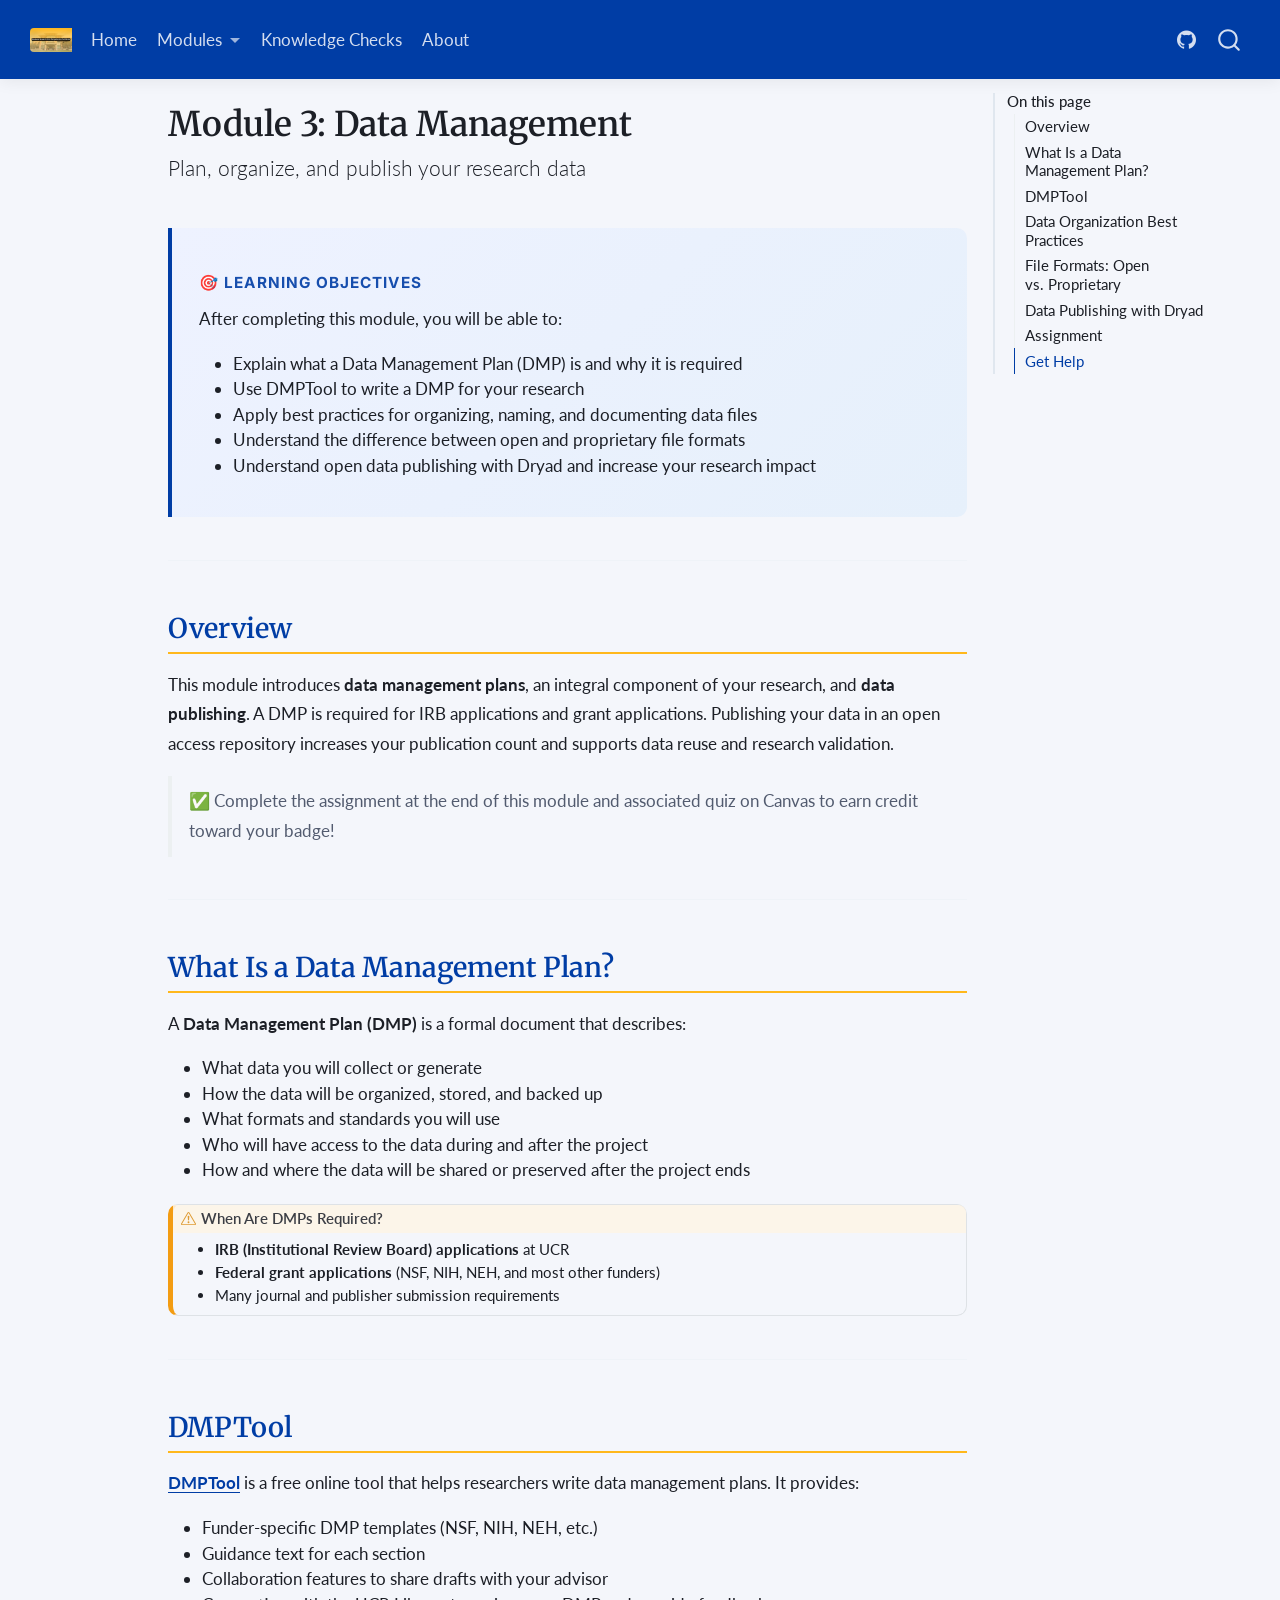
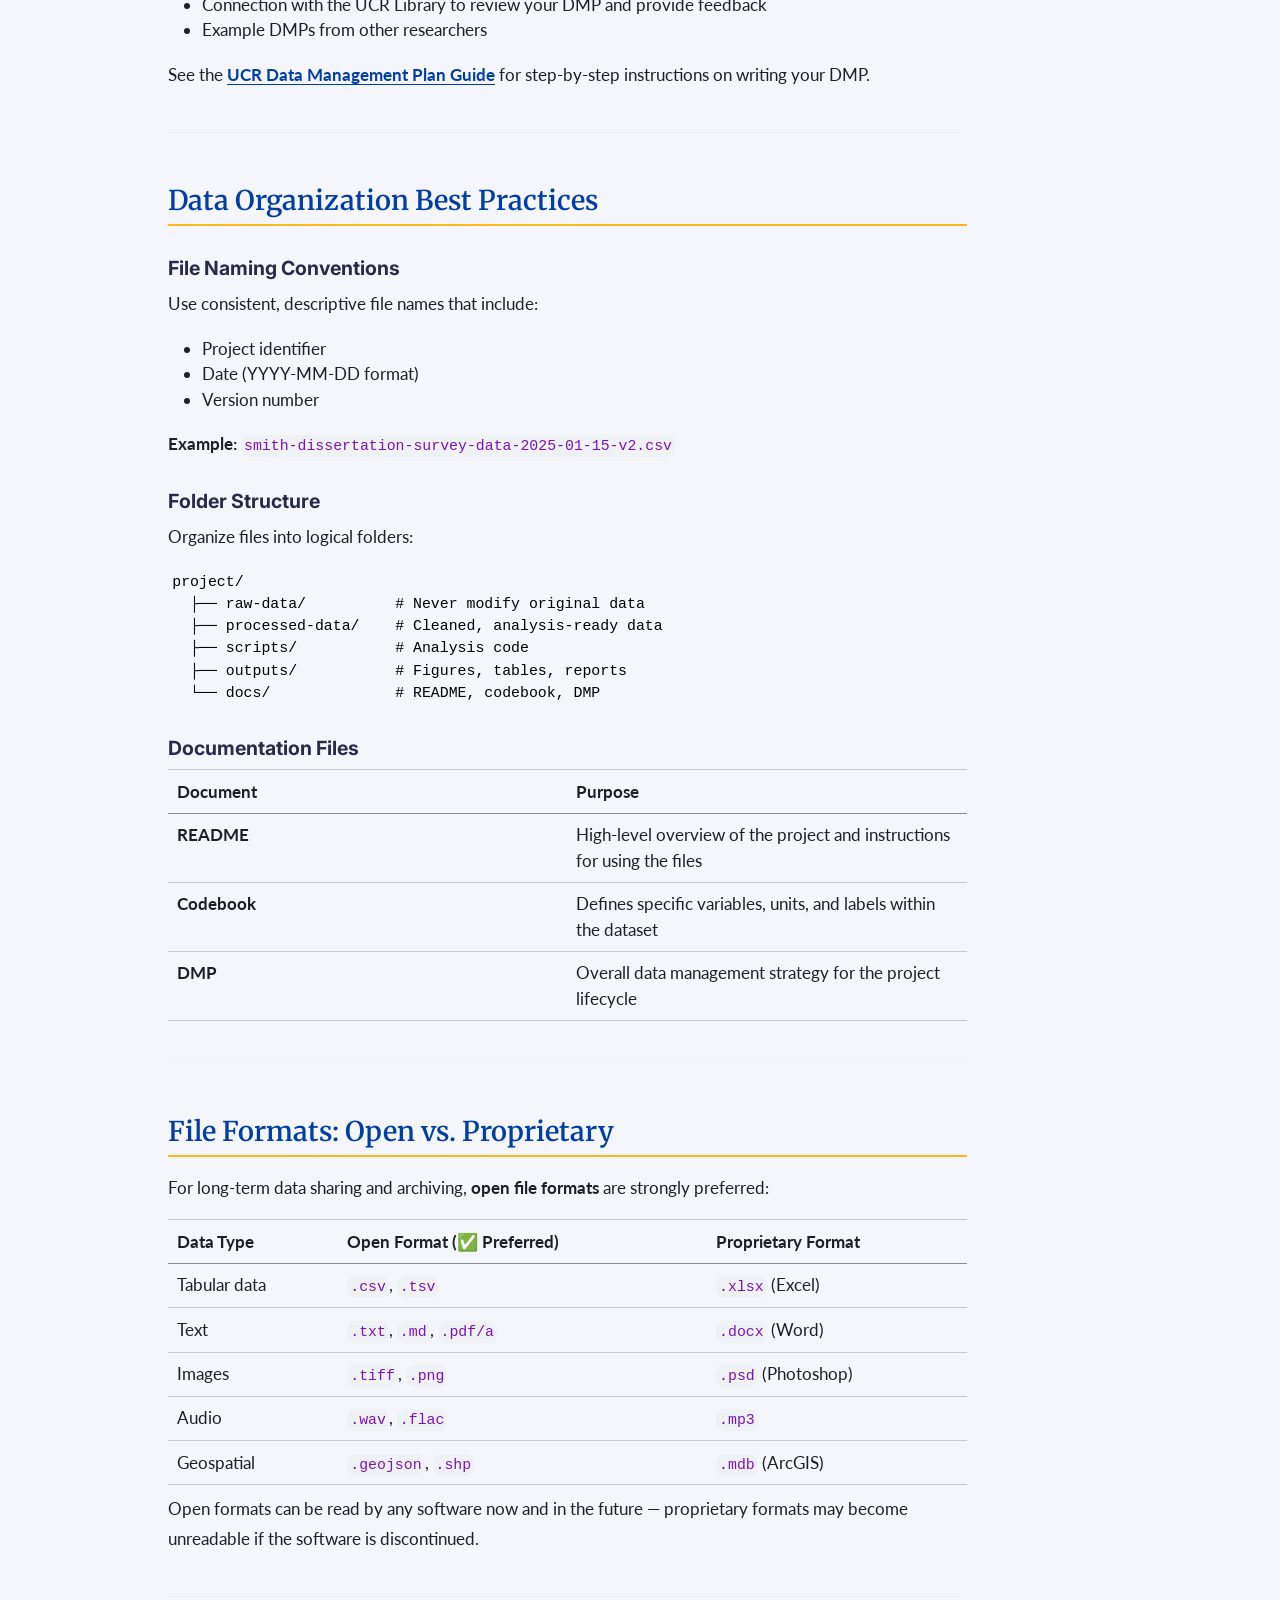
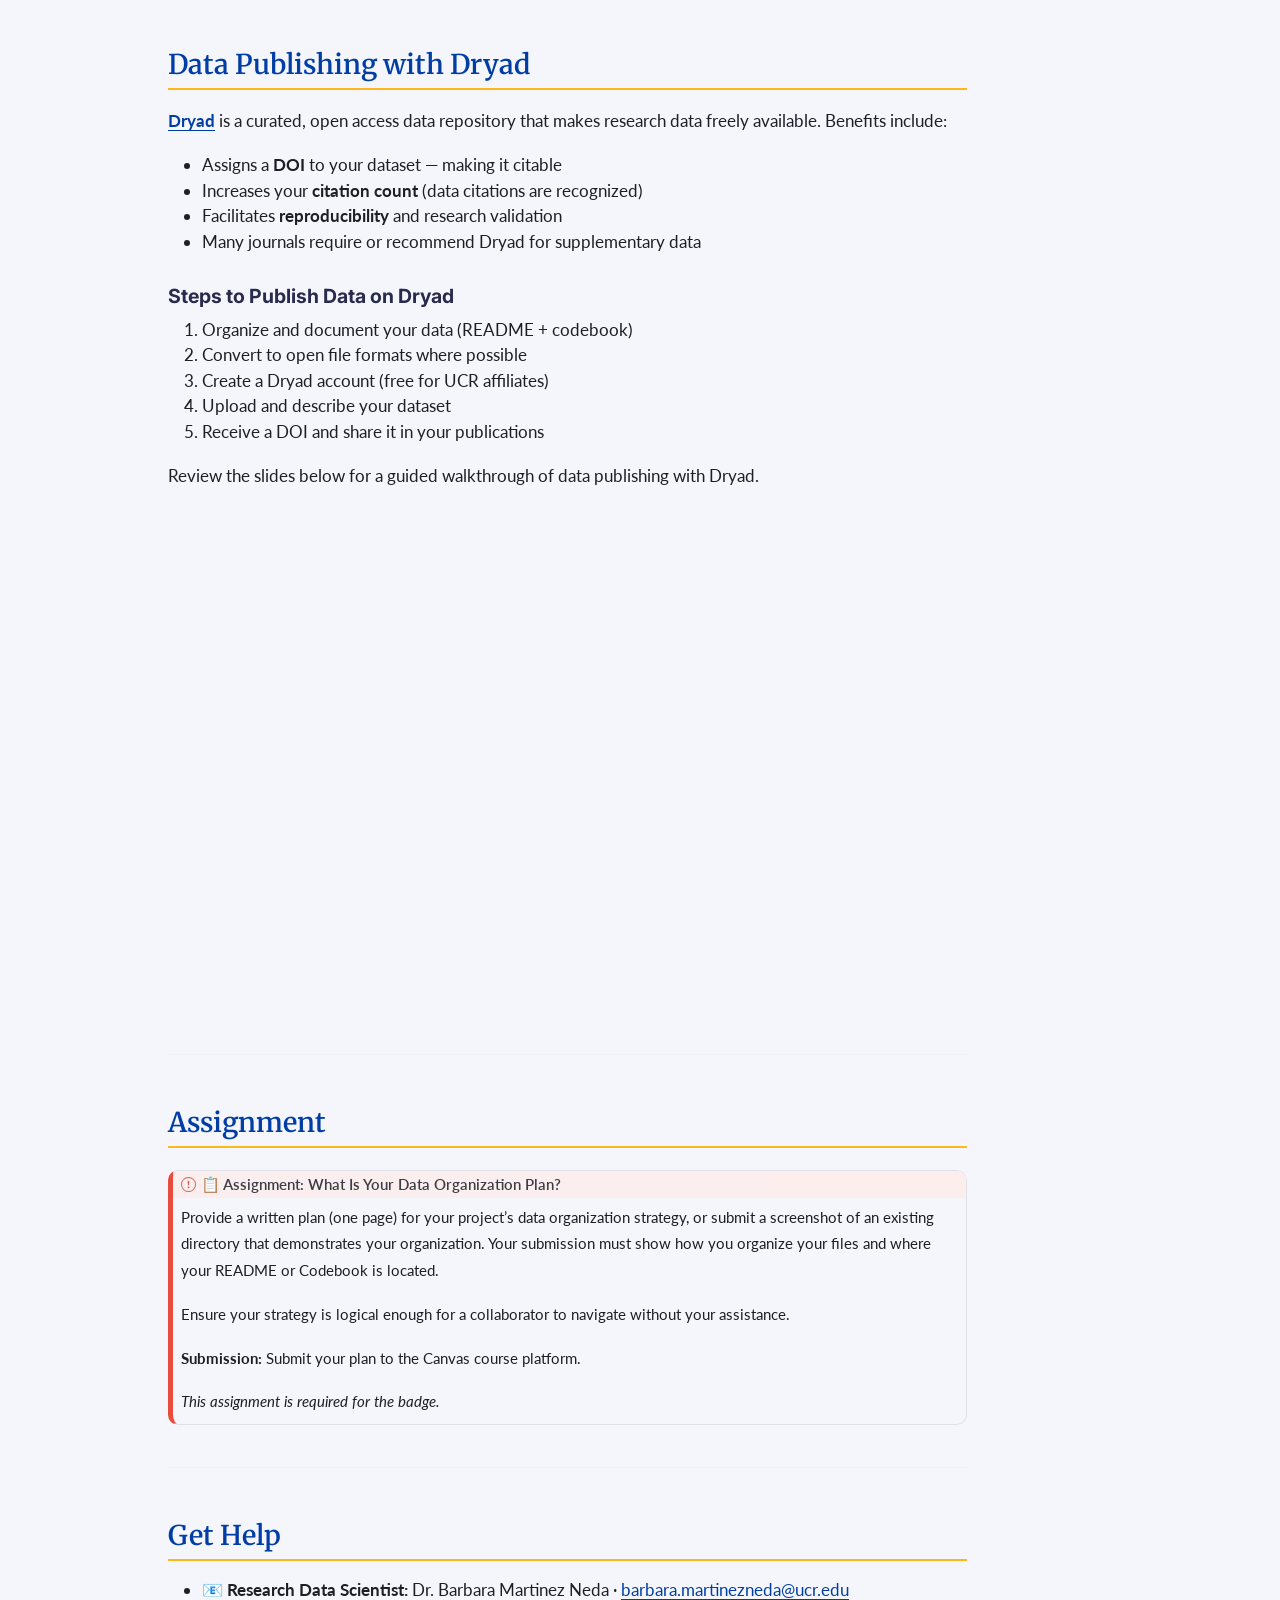
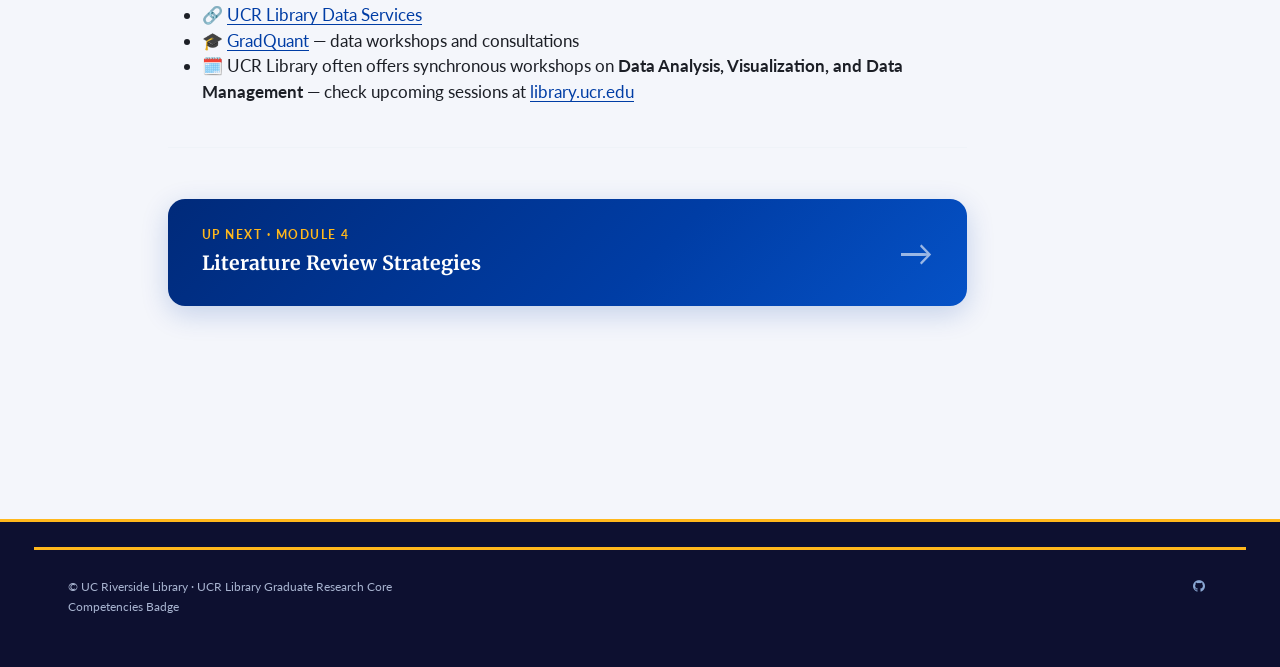
<file: docs/modules/03-data-management.html>
<!DOCTYPE html>
<html xmlns="http://www.w3.org/1999/xhtml" lang="en" xml:lang="en"><head>

<meta charset="utf-8">
<meta name="generator" content="quarto-1.9.36">

<meta name="viewport" content="width=device-width, initial-scale=1.0, user-scalable=yes">


<title>Module 3: Data Management – UCR Library Graduate Research Core Competencies Badge</title>
<style>
/* Default styles provided by pandoc.
** See https://pandoc.org/MANUAL.html#variables-for-html for config info.
*/
code{white-space: pre-wrap;}
span.smallcaps{font-variant: small-caps;}
div.columns{display: flex; gap: min(4vw, 1.5em);}
div.column{flex: auto; overflow-x: auto;}
div.hanging-indent{margin-left: 1.5em; text-indent: -1.5em;}
ul.task-list{list-style: none;}
ul.task-list li input[type="checkbox"] {
  width: 0.8em;
  margin: 0 0.8em 0.2em -1em; /* quarto-specific, see https://github.com/quarto-dev/quarto-cli/issues/4556 */ 
  vertical-align: middle;
}
</style>


<script src="../site_libs/quarto-nav/quarto-nav.js"></script>
<script src="../site_libs/quarto-nav/headroom.min.js"></script>
<script src="../site_libs/clipboard/clipboard.min.js"></script>
<script src="../site_libs/quarto-search/autocomplete.umd.js"></script>
<script src="../site_libs/quarto-search/fuse.min.js"></script>
<script src="../site_libs/quarto-search/quarto-search.js"></script>
<meta name="quarto:offset" content="../">
<link href="../images/certificate-thumbnail.jpg" rel="icon" type="image/jpeg">
<script src="../site_libs/quarto-html/quarto.js" type="module"></script>
<script src="../site_libs/quarto-html/tabsets/tabsets.js" type="module"></script>
<script src="../site_libs/quarto-html/popper.min.js"></script>
<script src="../site_libs/quarto-html/tippy.umd.min.js"></script>
<script src="../site_libs/quarto-html/anchor.min.js"></script>
<link href="../site_libs/quarto-html/tippy.css" rel="stylesheet">
<link href="../site_libs/quarto-html/quarto-syntax-highlighting-845c23b38eaddc0f92fda52bfe77a8c8.css" rel="stylesheet" id="quarto-text-highlighting-styles">
<script src="../site_libs/bootstrap/bootstrap.min.js"></script>
<link href="../site_libs/bootstrap/bootstrap-icons.css" rel="stylesheet">
<link href="../site_libs/bootstrap/bootstrap-c757c3e3eb24b55221ff6a535b5bb890.min.css" rel="stylesheet" append-hash="true" id="quarto-bootstrap" data-mode="light">
<script id="quarto-search-options" type="application/json">{
  "location": "navbar",
  "copy-button": false,
  "collapse-after": 3,
  "panel-placement": "end",
  "type": "overlay",
  "limit": 50,
  "keyboard-shortcut": [
    "f",
    "/",
    "s"
  ],
  "show-item-context": false,
  "language": {
    "search-no-results-text": "No results",
    "search-matching-documents-text": "matching documents",
    "search-copy-link-title": "Copy link to search",
    "search-hide-matches-text": "Hide additional matches",
    "search-more-match-text": "more match in this document",
    "search-more-matches-text": "more matches in this document",
    "search-clear-button-title": "Clear",
    "search-text-placeholder": "",
    "search-detached-cancel-button-title": "Cancel",
    "search-submit-button-title": "Submit",
    "search-label": "Search"
  }
}</script>
<script async="" src="https://www.googletagmanager.com/gtag/js?id=G-T1QKSM81L6"></script>

<script type="text/javascript">

window.dataLayer = window.dataLayer || [];
function gtag(){dataLayer.push(arguments);}
gtag('js', new Date());
gtag('config', 'G-T1QKSM81L6', { 'anonymize_ip': true});
</script>
<style>html{ scroll-behavior: smooth; }</style>
<link rel="preconnect" href="https://fonts.googleapis.com">
<link href="https://fonts.googleapis.com/css2?family=Inter:wght@300;400;600;700&amp;family=Merriweather:wght@400;700&amp;display=swap" rel="stylesheet">


</head>

<body class="nav-fixed quarto-light">

<div id="quarto-search-results"></div>
  <header id="quarto-header" class="headroom fixed-top">
    <nav class="navbar navbar-expand-lg " data-bs-theme="dark">
      <div class="navbar-container container-fluid">
      <div class="navbar-brand-container mx-auto">
    <a href="../index.html" class="navbar-brand navbar-brand-logo">
    <img src="../images/certificate-thumbnail.jpg" alt="GRCC Badge" class="navbar-logo light-content">
    <img src="../images/certificate-thumbnail.jpg" alt="GRCC Badge" class="navbar-logo dark-content">
    </a>
  </div>
            <div id="quarto-search" class="" title="Search"></div>
          <button class="navbar-toggler" type="button" data-bs-toggle="collapse" data-bs-target="#navbarCollapse" aria-controls="navbarCollapse" role="menu" aria-expanded="false" aria-label="Toggle navigation" onclick="if (window.quartoToggleHeadroom) { window.quartoToggleHeadroom(); }">
  <span class="navbar-toggler-icon"></span>
</button>
          <div class="collapse navbar-collapse" id="navbarCollapse">
            <ul class="navbar-nav navbar-nav-scroll me-auto">
  <li class="nav-item">
    <a class="nav-link" href="../index.html"> 
<span class="menu-text">Home</span></a>
  </li>  
  <li class="nav-item dropdown ">
    <a class="nav-link dropdown-toggle" href="#" id="nav-menu-modules" role="link" data-bs-toggle="dropdown" aria-expanded="false">
 <span class="menu-text">Modules</span>
    </a>
    <ul class="dropdown-menu" aria-labelledby="nav-menu-modules">    
        <li>
    <a class="dropdown-item" href="../modules/01-citation-management.html">
 <span class="dropdown-text">1 · Citation Management</span></a>
  </li>  
        <li>
    <a class="dropdown-item" href="../modules/02-scholarly-communication.html">
 <span class="dropdown-text">2 · Scholarly Communication</span></a>
  </li>  
        <li>
    <a class="dropdown-item" href="../modules/03-data-management.html">
 <span class="dropdown-text">3 · Data Management</span></a>
  </li>  
        <li>
    <a class="dropdown-item" href="../modules/04-literature-review.html">
 <span class="dropdown-text">4 · Literature Review Strategies</span></a>
  </li>  
        <li>
    <a class="dropdown-item" href="../modules/05-publish-share.html">
 <span class="dropdown-text">5 · Publish &amp; Share Your Research</span></a>
  </li>  
        <li>
    <a class="dropdown-item" href="../modules/06-graduate-academic-affairs.html">
 <span class="dropdown-text">6 · Graduate Academic Affairs</span></a>
  </li>  
        <li>
    <a class="dropdown-item" href="../modules/07-capstone.html">
 <span class="dropdown-text">7 · Capstone: Research Plan</span></a>
  </li>  
    </ul>
  </li>
  <li class="nav-item">
    <a class="nav-link" href="../knowledge-checks.html"> 
<span class="menu-text">Knowledge Checks</span></a>
  </li>  
  <li class="nav-item">
    <a class="nav-link" href="../about.html"> 
<span class="menu-text">About</span></a>
  </li>  
</ul>
            <ul class="navbar-nav navbar-nav-scroll ms-auto">
  <li class="nav-item compact">
    <a class="nav-link" href="https://github.com/jinghanlib/grcc-certificate"> <i class="bi bi-github" role="img" aria-label="GitHub">
</i> 
<span class="menu-text"></span></a>
  </li>  
</ul>
          </div> <!-- /navcollapse -->
            <div class="quarto-navbar-tools">
</div>
      </div> <!-- /container-fluid -->
    </nav>
</header>
<!-- content -->
<div id="quarto-content" class="quarto-container page-columns page-rows-contents page-layout-article page-navbar">
<!-- sidebar -->
<!-- margin-sidebar -->
    <div id="quarto-margin-sidebar" class="sidebar margin-sidebar">
        <nav id="TOC" role="doc-toc" class="toc-active">
    <h2 id="toc-title">On this page</h2>
   
  <ul>
  <li><a href="#overview" id="toc-overview" class="nav-link active" data-scroll-target="#overview">Overview</a></li>
  <li><a href="#what-is-a-data-management-plan" id="toc-what-is-a-data-management-plan" class="nav-link" data-scroll-target="#what-is-a-data-management-plan">What Is a Data Management Plan?</a></li>
  <li><a href="#dmptool" id="toc-dmptool" class="nav-link" data-scroll-target="#dmptool">DMPTool</a></li>
  <li><a href="#data-organization-best-practices" id="toc-data-organization-best-practices" class="nav-link" data-scroll-target="#data-organization-best-practices">Data Organization Best Practices</a>
  <ul class="collapse">
  <li><a href="#file-naming-conventions" id="toc-file-naming-conventions" class="nav-link" data-scroll-target="#file-naming-conventions">File Naming Conventions</a></li>
  <li><a href="#folder-structure" id="toc-folder-structure" class="nav-link" data-scroll-target="#folder-structure">Folder Structure</a></li>
  <li><a href="#documentation-files" id="toc-documentation-files" class="nav-link" data-scroll-target="#documentation-files">Documentation Files</a></li>
  </ul></li>
  <li><a href="#file-formats-open-vs.-proprietary" id="toc-file-formats-open-vs.-proprietary" class="nav-link" data-scroll-target="#file-formats-open-vs.-proprietary">File Formats: Open vs.&nbsp;Proprietary</a></li>
  <li><a href="#data-publishing-with-dryad" id="toc-data-publishing-with-dryad" class="nav-link" data-scroll-target="#data-publishing-with-dryad">Data Publishing with Dryad</a>
  <ul class="collapse">
  <li><a href="#steps-to-publish-data-on-dryad" id="toc-steps-to-publish-data-on-dryad" class="nav-link" data-scroll-target="#steps-to-publish-data-on-dryad">Steps to Publish Data on Dryad</a></li>
  </ul></li>
  <li><a href="#assignment" id="toc-assignment" class="nav-link" data-scroll-target="#assignment">Assignment</a></li>
  <li><a href="#get-help" id="toc-get-help" class="nav-link" data-scroll-target="#get-help">Get Help</a></li>
  </ul>
</nav>
    </div>
<!-- main -->
<main class="content" id="quarto-document-content">

<header id="title-block-header" class="quarto-title-block default">
<div class="quarto-title">
<h1 class="title">Module 3: Data Management</h1>
<p class="subtitle lead">Plan, organize, and publish your research data</p>
</div>



<div class="quarto-title-meta">

    
  
    
  </div>
  


</header>


<section id="learning-objectives" class="level4 learning-objectives">
<h4 class="anchored" data-anchor-id="learning-objectives">🎯 Learning Objectives</h4>
<p>After completing this module, you will be able to:</p>
<ul>
<li>Explain what a Data Management Plan (DMP) is and why it is required</li>
<li>Use DMPTool to write a DMP for your research</li>
<li>Apply best practices for organizing, naming, and documenting data files</li>
<li>Understand the difference between open and proprietary file formats</li>
<li>Understand open data publishing with Dryad and increase your research impact</li>
</ul>
</section>
<hr>
<section id="overview" class="level2">
<h2 class="anchored" data-anchor-id="overview">Overview</h2>
<p>This module introduces <strong>data management plans</strong>, an integral component of your research, and <strong>data publishing</strong>. A DMP is required for IRB applications and grant applications. Publishing your data in an open access repository increases your publication count and supports data reuse and research validation.</p>
<blockquote class="blockquote">
<p>✅ Complete the assignment at the end of this module and associated quiz on Canvas to earn credit toward your badge!</p>
</blockquote>
<hr>
</section>
<section id="what-is-a-data-management-plan" class="level2">
<h2 class="anchored" data-anchor-id="what-is-a-data-management-plan">What Is a Data Management Plan?</h2>
<p>A <strong>Data Management Plan (DMP)</strong> is a formal document that describes:</p>
<ul>
<li>What data you will collect or generate</li>
<li>How the data will be organized, stored, and backed up</li>
<li>What formats and standards you will use</li>
<li>Who will have access to the data during and after the project</li>
<li>How and where the data will be shared or preserved after the project ends</li>
</ul>
<div class="callout callout-style-default callout-warning callout-titled">
<div class="callout-header d-flex align-content-center">
<div class="callout-icon-container">
<i class="callout-icon"></i>
</div>
<div class="callout-title-container flex-fill">
<span class="screen-reader-only">Warning</span>When Are DMPs Required?
</div>
</div>
<div class="callout-body-container callout-body">
<ul>
<li><strong>IRB (Institutional Review Board) applications</strong> at UCR</li>
<li><strong>Federal grant applications</strong> (NSF, NIH, NEH, and most other funders)</li>
<li>Many journal and publisher submission requirements</li>
</ul>
</div>
</div>
<hr>
</section>
<section id="dmptool" class="level2">
<h2 class="anchored" data-anchor-id="dmptool">DMPTool</h2>
<p><a href="https://dmptool.org"><strong>DMPTool</strong></a> is a free online tool that helps researchers write data management plans. It provides:</p>
<ul>
<li>Funder-specific DMP templates (NSF, NIH, NEH, etc.)</li>
<li>Guidance text for each section</li>
<li>Collaboration features to share drafts with your advisor</li>
<li>Connection with the UCR Library to review your DMP and provide feedback</li>
<li>Example DMPs from other researchers</li>
</ul>
<p>See the <a href="https://guides.lib.ucr.edu/c.php?g=291771&amp;p=1943633"><strong>UCR Data Management Plan Guide</strong></a> for step-by-step instructions on writing your DMP.</p>
<hr>
</section>
<section id="data-organization-best-practices" class="level2">
<h2 class="anchored" data-anchor-id="data-organization-best-practices">Data Organization Best Practices</h2>
<section id="file-naming-conventions" class="level3">
<h3 class="anchored" data-anchor-id="file-naming-conventions">File Naming Conventions</h3>
<p>Use consistent, descriptive file names that include:</p>
<ul>
<li>Project identifier</li>
<li>Date (YYYY-MM-DD format)</li>
<li>Version number</li>
</ul>
<p><strong>Example:</strong> <code>smith-dissertation-survey-data-2025-01-15-v2.csv</code></p>
</section>
<section id="folder-structure" class="level3">
<h3 class="anchored" data-anchor-id="folder-structure">Folder Structure</h3>
<p>Organize files into logical folders:</p>
<pre><code>project/
  ├── raw-data/          # Never modify original data
  ├── processed-data/    # Cleaned, analysis-ready data
  ├── scripts/           # Analysis code
  ├── outputs/           # Figures, tables, reports
  └── docs/              # README, codebook, DMP</code></pre>
</section>
<section id="documentation-files" class="level3">
<h3 class="anchored" data-anchor-id="documentation-files">Documentation Files</h3>
<table class="caption-top table">
<colgroup>
<col style="width: 50%">
<col style="width: 50%">
</colgroup>
<thead>
<tr class="header">
<th>Document</th>
<th>Purpose</th>
</tr>
</thead>
<tbody>
<tr class="odd">
<td><strong>README</strong></td>
<td>High-level overview of the project and instructions for using the files</td>
</tr>
<tr class="even">
<td><strong>Codebook</strong></td>
<td>Defines specific variables, units, and labels within the dataset</td>
</tr>
<tr class="odd">
<td><strong>DMP</strong></td>
<td>Overall data management strategy for the project lifecycle</td>
</tr>
</tbody>
</table>
<hr>
</section>
</section>
<section id="file-formats-open-vs.-proprietary" class="level2">
<h2 class="anchored" data-anchor-id="file-formats-open-vs.-proprietary">File Formats: Open vs.&nbsp;Proprietary</h2>
<p>For long-term data sharing and archiving, <strong>open file formats</strong> are strongly preferred:</p>
<table class="caption-top table">
<thead>
<tr class="header">
<th>Data Type</th>
<th>Open Format (✅ Preferred)</th>
<th>Proprietary Format</th>
</tr>
</thead>
<tbody>
<tr class="odd">
<td>Tabular data</td>
<td><code>.csv</code>, <code>.tsv</code></td>
<td><code>.xlsx</code> (Excel)</td>
</tr>
<tr class="even">
<td>Text</td>
<td><code>.txt</code>, <code>.md</code>, <code>.pdf/a</code></td>
<td><code>.docx</code> (Word)</td>
</tr>
<tr class="odd">
<td>Images</td>
<td><code>.tiff</code>, <code>.png</code></td>
<td><code>.psd</code> (Photoshop)</td>
</tr>
<tr class="even">
<td>Audio</td>
<td><code>.wav</code>, <code>.flac</code></td>
<td><code>.mp3</code></td>
</tr>
<tr class="odd">
<td>Geospatial</td>
<td><code>.geojson</code>, <code>.shp</code></td>
<td><code>.mdb</code> (ArcGIS)</td>
</tr>
</tbody>
</table>
<p>Open formats can be read by any software now and in the future — proprietary formats may become unreadable if the software is discontinued.</p>
<hr>
</section>
<section id="data-publishing-with-dryad" class="level2">
<h2 class="anchored" data-anchor-id="data-publishing-with-dryad">Data Publishing with Dryad</h2>
<p><a href="https://datadryad.org"><strong>Dryad</strong></a> is a curated, open access data repository that makes research data freely available. Benefits include:</p>
<ul>
<li>Assigns a <strong>DOI</strong> to your dataset — making it citable</li>
<li>Increases your <strong>citation count</strong> (data citations are recognized)</li>
<li>Facilitates <strong>reproducibility</strong> and research validation</li>
<li>Many journals require or recommend Dryad for supplementary data</li>
</ul>
<section id="steps-to-publish-data-on-dryad" class="level3">
<h3 class="anchored" data-anchor-id="steps-to-publish-data-on-dryad">Steps to Publish Data on Dryad</h3>
<ol type="1">
<li>Organize and document your data (README + codebook)</li>
<li>Convert to open file formats where possible</li>
<li>Create a Dryad account (free for UCR affiliates)</li>
<li>Upload and describe your dataset</li>
<li>Receive a DOI and share it in your publications</li>
</ol>
<p>Review the slides below for a guided walkthrough of data publishing with Dryad.</p>
<iframe src="https://docs.google.com/presentation/d/1sJyfTNoQLOl0_SR-te7PRGADOmGSAs9P/embed?start=false&amp;loop=false&amp;delayms=3000" width="100%" height="480" frameborder="0" allowfullscreen="">
</iframe>
<hr>
</section>
</section>
<section id="assignment" class="level2">
<h2 class="anchored" data-anchor-id="assignment">Assignment</h2>
<div class="callout callout-style-default callout-important callout-titled">
<div class="callout-header d-flex align-content-center">
<div class="callout-icon-container">
<i class="callout-icon"></i>
</div>
<div class="callout-title-container flex-fill">
<span class="screen-reader-only">Important</span>📋 Assignment: What Is Your Data Organization Plan?
</div>
</div>
<div class="callout-body-container callout-body">
<p>Provide a written plan (one page) for your project’s data organization strategy, or submit a screenshot of an existing directory that demonstrates your organization. Your submission must show how you organize your files and where your README or Codebook is located.</p>
<p>Ensure your strategy is logical enough for a collaborator to navigate without your assistance.</p>
<p><strong>Submission:</strong> Submit your plan to the Canvas course platform.</p>
<p><em>This assignment is required for the badge.</em></p>
</div>
</div>
<hr>
</section>
<section id="get-help" class="level2">
<h2 class="anchored" data-anchor-id="get-help">Get Help</h2>
<ul>
<li>📧 <strong>Research Data Scientist:</strong> Dr.&nbsp;Barbara Martinez Neda · <a href="mailto:barbara.martinezneda@ucr.edu">barbara.martinezneda@ucr.edu</a></li>
<li>🔗 <a href="https://library.ucr.edu/research-support/data-services">UCR Library Data Services</a></li>
<li>🎓 <a href="https://gradquant.ucr.edu/">GradQuant</a> — data workshops and consultations</li>
<li>🗓️ UCR Library often offers synchronous workshops on <strong>Data Analysis, Visualization, and Data Management</strong> — check upcoming sessions at <a href="https://library.ucr.edu">library.ucr.edu</a></li>
</ul>
<hr>
<div class="next-module-banner">
  <a href="../modules/04-literature-review.html">
    <div>
      <div class="next-label">Up Next · Module 4</div>
      <div class="next-title">Literature Review Strategies</div>
    </div>
    <div class="next-arrow">→</div>
  </a>
</div>


</section>

</main> <!-- /main -->
<script id="quarto-html-after-body" type="application/javascript">
  window.document.addEventListener("DOMContentLoaded", function (event) {
    const icon = "";
    const anchorJS = new window.AnchorJS();
    anchorJS.options = {
      placement: 'right',
      icon: icon
    };
    anchorJS.add('.anchored');
    const isCodeAnnotation = (el) => {
      for (const clz of el.classList) {
        if (clz.startsWith('code-annotation-')) {                     
          return true;
        }
      }
      return false;
    }
    const onCopySuccess = function(e) {
      // button target
      const button = e.trigger;
      // don't keep focus
      button.blur();
      // flash "checked"
      button.classList.add('code-copy-button-checked');
      var currentTitle = button.getAttribute("title");
      button.setAttribute("title", "Copied!");
      let tooltip;
      if (window.bootstrap) {
        button.setAttribute("data-bs-toggle", "tooltip");
        button.setAttribute("data-bs-placement", "left");
        button.setAttribute("data-bs-title", "Copied!");
        tooltip = new bootstrap.Tooltip(button, 
          { trigger: "manual", 
            customClass: "code-copy-button-tooltip",
            offset: [0, -8]});
        tooltip.show();    
      }
      setTimeout(function() {
        if (tooltip) {
          tooltip.hide();
          button.removeAttribute("data-bs-title");
          button.removeAttribute("data-bs-toggle");
          button.removeAttribute("data-bs-placement");
        }
        button.setAttribute("title", currentTitle);
        button.classList.remove('code-copy-button-checked');
      }, 1000);
      // clear code selection
      e.clearSelection();
    }
    const getTextToCopy = function(trigger) {
      const outerScaffold = trigger.parentElement.cloneNode(true);
      const codeEl = outerScaffold.querySelector('code');
      for (const childEl of codeEl.children) {
        if (isCodeAnnotation(childEl)) {
          childEl.remove();
        }
      }
      return codeEl.innerText;
    }
    const clipboard = new window.ClipboardJS('.code-copy-button:not([data-in-quarto-modal])', {
      text: getTextToCopy
    });
    clipboard.on('success', onCopySuccess);
    if (window.document.getElementById('quarto-embedded-source-code-modal')) {
      const clipboardModal = new window.ClipboardJS('.code-copy-button[data-in-quarto-modal]', {
        text: getTextToCopy,
        container: window.document.getElementById('quarto-embedded-source-code-modal')
      });
      clipboardModal.on('success', onCopySuccess);
    }
      var localhostRegex = new RegExp(/^(?:http|https):\/\/localhost\:?[0-9]*\//);
      var mailtoRegex = new RegExp(/^mailto:/);
        var filterRegex = new RegExp('/' + window.location.host + '/');
      var isInternal = (href) => {
          return filterRegex.test(href) || localhostRegex.test(href) || mailtoRegex.test(href);
      }
      // Inspect non-navigation links and adorn them if external
     var links = window.document.querySelectorAll('a[href]:not(.nav-link):not(.navbar-brand):not(.toc-action):not(.sidebar-link):not(.sidebar-item-toggle):not(.pagination-link):not(.no-external):not([aria-hidden]):not(.dropdown-item):not(.quarto-navigation-tool):not(.about-link)');
      for (var i=0; i<links.length; i++) {
        const link = links[i];
        if (!isInternal(link.href)) {
          // undo the damage that might have been done by quarto-nav.js in the case of
          // links that we want to consider external
          if (link.dataset.originalHref !== undefined) {
            link.href = link.dataset.originalHref;
          }
            // target, if specified
            link.setAttribute("target", "_blank");
            if (link.getAttribute("rel") === null) {
              link.setAttribute("rel", "noopener");
            }
        }
      }
    function tippyHover(el, contentFn, onTriggerFn, onUntriggerFn) {
      const config = {
        allowHTML: true,
        maxWidth: 500,
        delay: 100,
        arrow: false,
        appendTo: function(el) {
            return el.parentElement;
        },
        interactive: true,
        interactiveBorder: 10,
        theme: 'quarto',
        placement: 'bottom-start',
      };
      if (contentFn) {
        config.content = contentFn;
      }
      if (onTriggerFn) {
        config.onTrigger = onTriggerFn;
      }
      if (onUntriggerFn) {
        config.onUntrigger = onUntriggerFn;
      }
      window.tippy(el, config); 
    }
    const noterefs = window.document.querySelectorAll('a[role="doc-noteref"]');
    for (var i=0; i<noterefs.length; i++) {
      const ref = noterefs[i];
      tippyHover(ref, function() {
        // use id or data attribute instead here
        let href = ref.getAttribute('data-footnote-href') || ref.getAttribute('href');
        try { href = new URL(href).hash; } catch {}
        const id = href.replace(/^#\/?/, "");
        const note = window.document.getElementById(id);
        if (note) {
          return note.innerHTML;
        } else {
          return "";
        }
      });
    }
    const xrefs = window.document.querySelectorAll('a.quarto-xref');
    const processXRef = (id, note) => {
      // Strip column container classes
      const stripColumnClz = (el) => {
        el.classList.remove("page-full", "page-columns");
        if (el.children) {
          for (const child of el.children) {
            stripColumnClz(child);
          }
        }
      }
      stripColumnClz(note)
      if (id === null || id.startsWith('sec-')) {
        // Special case sections, only their first couple elements
        const container = document.createElement("div");
        if (note.children && note.children.length > 2) {
          container.appendChild(note.children[0].cloneNode(true));
          for (let i = 1; i < note.children.length; i++) {
            const child = note.children[i];
            if (child.tagName === "P" && child.innerText === "") {
              continue;
            } else {
              container.appendChild(child.cloneNode(true));
              break;
            }
          }
          if (window.Quarto?.typesetMath) {
            window.Quarto.typesetMath(container);
          }
          return container.innerHTML
        } else {
          if (window.Quarto?.typesetMath) {
            window.Quarto.typesetMath(note);
          }
          return note.innerHTML;
        }
      } else {
        // Remove any anchor links if they are present
        const anchorLink = note.querySelector('a.anchorjs-link');
        if (anchorLink) {
          anchorLink.remove();
        }
        if (window.Quarto?.typesetMath) {
          window.Quarto.typesetMath(note);
        }
        if (note.classList.contains("callout")) {
          return note.outerHTML;
        } else {
          return note.innerHTML;
        }
      }
    }
    for (var i=0; i<xrefs.length; i++) {
      const xref = xrefs[i];
      tippyHover(xref, undefined, function(instance) {
        instance.disable();
        let url = xref.getAttribute('href');
        let hash = undefined; 
        if (url.startsWith('#')) {
          hash = url;
        } else {
          try { hash = new URL(url).hash; } catch {}
        }
        if (hash) {
          const id = hash.replace(/^#\/?/, "");
          const note = window.document.getElementById(id);
          if (note !== null) {
            try {
              const html = processXRef(id, note.cloneNode(true));
              instance.setContent(html);
            } finally {
              instance.enable();
              instance.show();
            }
          } else {
            // See if we can fetch this
            fetch(url.split('#')[0])
            .then(res => res.text())
            .then(html => {
              const parser = new DOMParser();
              const htmlDoc = parser.parseFromString(html, "text/html");
              const note = htmlDoc.getElementById(id);
              if (note !== null) {
                const html = processXRef(id, note);
                instance.setContent(html);
              } 
            }).finally(() => {
              instance.enable();
              instance.show();
            });
          }
        } else {
          // See if we can fetch a full url (with no hash to target)
          // This is a special case and we should probably do some content thinning / targeting
          fetch(url)
          .then(res => res.text())
          .then(html => {
            const parser = new DOMParser();
            const htmlDoc = parser.parseFromString(html, "text/html");
            const note = htmlDoc.querySelector('main.content');
            if (note !== null) {
              // This should only happen for chapter cross references
              // (since there is no id in the URL)
              // remove the first header
              if (note.children.length > 0 && note.children[0].tagName === "HEADER") {
                note.children[0].remove();
              }
              const html = processXRef(null, note);
              instance.setContent(html);
            } 
          }).finally(() => {
            instance.enable();
            instance.show();
          });
        }
      }, function(instance) {
      });
    }
        let selectedAnnoteEl;
        const selectorForAnnotation = ( cell, annotation) => {
          let cellAttr = 'data-code-cell="' + cell + '"';
          let lineAttr = 'data-code-annotation="' +  annotation + '"';
          const selector = 'span[' + cellAttr + '][' + lineAttr + ']';
          return selector;
        }
        const selectCodeLines = (annoteEl) => {
          const doc = window.document;
          const targetCell = annoteEl.getAttribute("data-target-cell");
          const targetAnnotation = annoteEl.getAttribute("data-target-annotation");
          const annoteSpan = window.document.querySelector(selectorForAnnotation(targetCell, targetAnnotation));
          const lines = annoteSpan.getAttribute("data-code-lines").split(",");
          const lineIds = lines.map((line) => {
            return targetCell + "-" + line;
          })
          let top = null;
          let height = null;
          let parent = null;
          if (lineIds.length > 0) {
              //compute the position of the single el (top and bottom and make a div)
              const el = window.document.getElementById(lineIds[0]);
              top = el.offsetTop;
              height = el.offsetHeight;
              parent = el.parentElement.parentElement;
            if (lineIds.length > 1) {
              const lastEl = window.document.getElementById(lineIds[lineIds.length - 1]);
              const bottom = lastEl.offsetTop + lastEl.offsetHeight;
              height = bottom - top;
            }
            if (top !== null && height !== null && parent !== null) {
              // cook up a div (if necessary) and position it 
              let div = window.document.getElementById("code-annotation-line-highlight");
              if (div === null) {
                div = window.document.createElement("div");
                div.setAttribute("id", "code-annotation-line-highlight");
                div.style.position = 'absolute';
                parent.appendChild(div);
              }
              div.style.top = top - 2 + "px";
              div.style.height = height + 4 + "px";
              div.style.left = 0;
              let gutterDiv = window.document.getElementById("code-annotation-line-highlight-gutter");
              if (gutterDiv === null) {
                gutterDiv = window.document.createElement("div");
                gutterDiv.setAttribute("id", "code-annotation-line-highlight-gutter");
                gutterDiv.style.position = 'absolute';
                const codeCell = window.document.getElementById(targetCell);
                const gutter = codeCell.querySelector('.code-annotation-gutter');
                gutter.appendChild(gutterDiv);
              }
              gutterDiv.style.top = top - 2 + "px";
              gutterDiv.style.height = height + 4 + "px";
            }
            selectedAnnoteEl = annoteEl;
          }
        };
        const unselectCodeLines = () => {
          const elementsIds = ["code-annotation-line-highlight", "code-annotation-line-highlight-gutter"];
          elementsIds.forEach((elId) => {
            const div = window.document.getElementById(elId);
            if (div) {
              div.remove();
            }
          });
          selectedAnnoteEl = undefined;
        };
          // Handle positioning of the toggle
      window.addEventListener(
        "resize",
        throttle(() => {
          elRect = undefined;
          if (selectedAnnoteEl) {
            selectCodeLines(selectedAnnoteEl);
          }
        }, 10)
      );
      function throttle(fn, ms) {
      let throttle = false;
      let timer;
        return (...args) => {
          if(!throttle) { // first call gets through
              fn.apply(this, args);
              throttle = true;
          } else { // all the others get throttled
              if(timer) clearTimeout(timer); // cancel #2
              timer = setTimeout(() => {
                fn.apply(this, args);
                timer = throttle = false;
              }, ms);
          }
        };
      }
        // Attach click handler to the DT
        const annoteDls = window.document.querySelectorAll('dt[data-target-cell]');
        for (const annoteDlNode of annoteDls) {
          annoteDlNode.addEventListener('click', (event) => {
            const clickedEl = event.target;
            if (clickedEl !== selectedAnnoteEl) {
              unselectCodeLines();
              const activeEl = window.document.querySelector('dt[data-target-cell].code-annotation-active');
              if (activeEl) {
                activeEl.classList.remove('code-annotation-active');
              }
              selectCodeLines(clickedEl);
              clickedEl.classList.add('code-annotation-active');
            } else {
              // Unselect the line
              unselectCodeLines();
              clickedEl.classList.remove('code-annotation-active');
            }
          });
        }
    const findCites = (el) => {
      const parentEl = el.parentElement;
      if (parentEl) {
        const cites = parentEl.dataset.cites;
        if (cites) {
          return {
            el,
            cites: cites.split(' ')
          };
        } else {
          return findCites(el.parentElement)
        }
      } else {
        return undefined;
      }
    };
    var bibliorefs = window.document.querySelectorAll('a[role="doc-biblioref"]');
    for (var i=0; i<bibliorefs.length; i++) {
      const ref = bibliorefs[i];
      const citeInfo = findCites(ref);
      if (citeInfo) {
        tippyHover(citeInfo.el, function() {
          var popup = window.document.createElement('div');
          citeInfo.cites.forEach(function(cite) {
            var citeDiv = window.document.createElement('div');
            citeDiv.classList.add('hanging-indent');
            citeDiv.classList.add('csl-entry');
            var biblioDiv = window.document.getElementById('ref-' + cite);
            if (biblioDiv) {
              citeDiv.innerHTML = biblioDiv.innerHTML;
            }
            popup.appendChild(citeDiv);
          });
          return popup.innerHTML;
        });
      }
    }
  });
  </script>
</div> <!-- /content -->
<footer class="footer">
  <div class="nav-footer">
    <div class="nav-footer-left">
<p>© UC Riverside Library · UCR Library Graduate Research Core Competencies Badge</p>
</div>   
    <div class="nav-footer-center">
      &nbsp;
    </div>
    <div class="nav-footer-right">
      <ul class="footer-items list-unstyled">
    <li class="nav-item compact">
    <a class="nav-link" href="https://github.com/jinghanlib/grcc-certificate">
      <i class="bi bi-github" role="img">
</i> 
    </a>
  </li>  
</ul>
    </div>
  </div>
</footer>




<script src="../site_libs/quarto-html/zenscroll-min.js"></script>
</body></html>
</file>
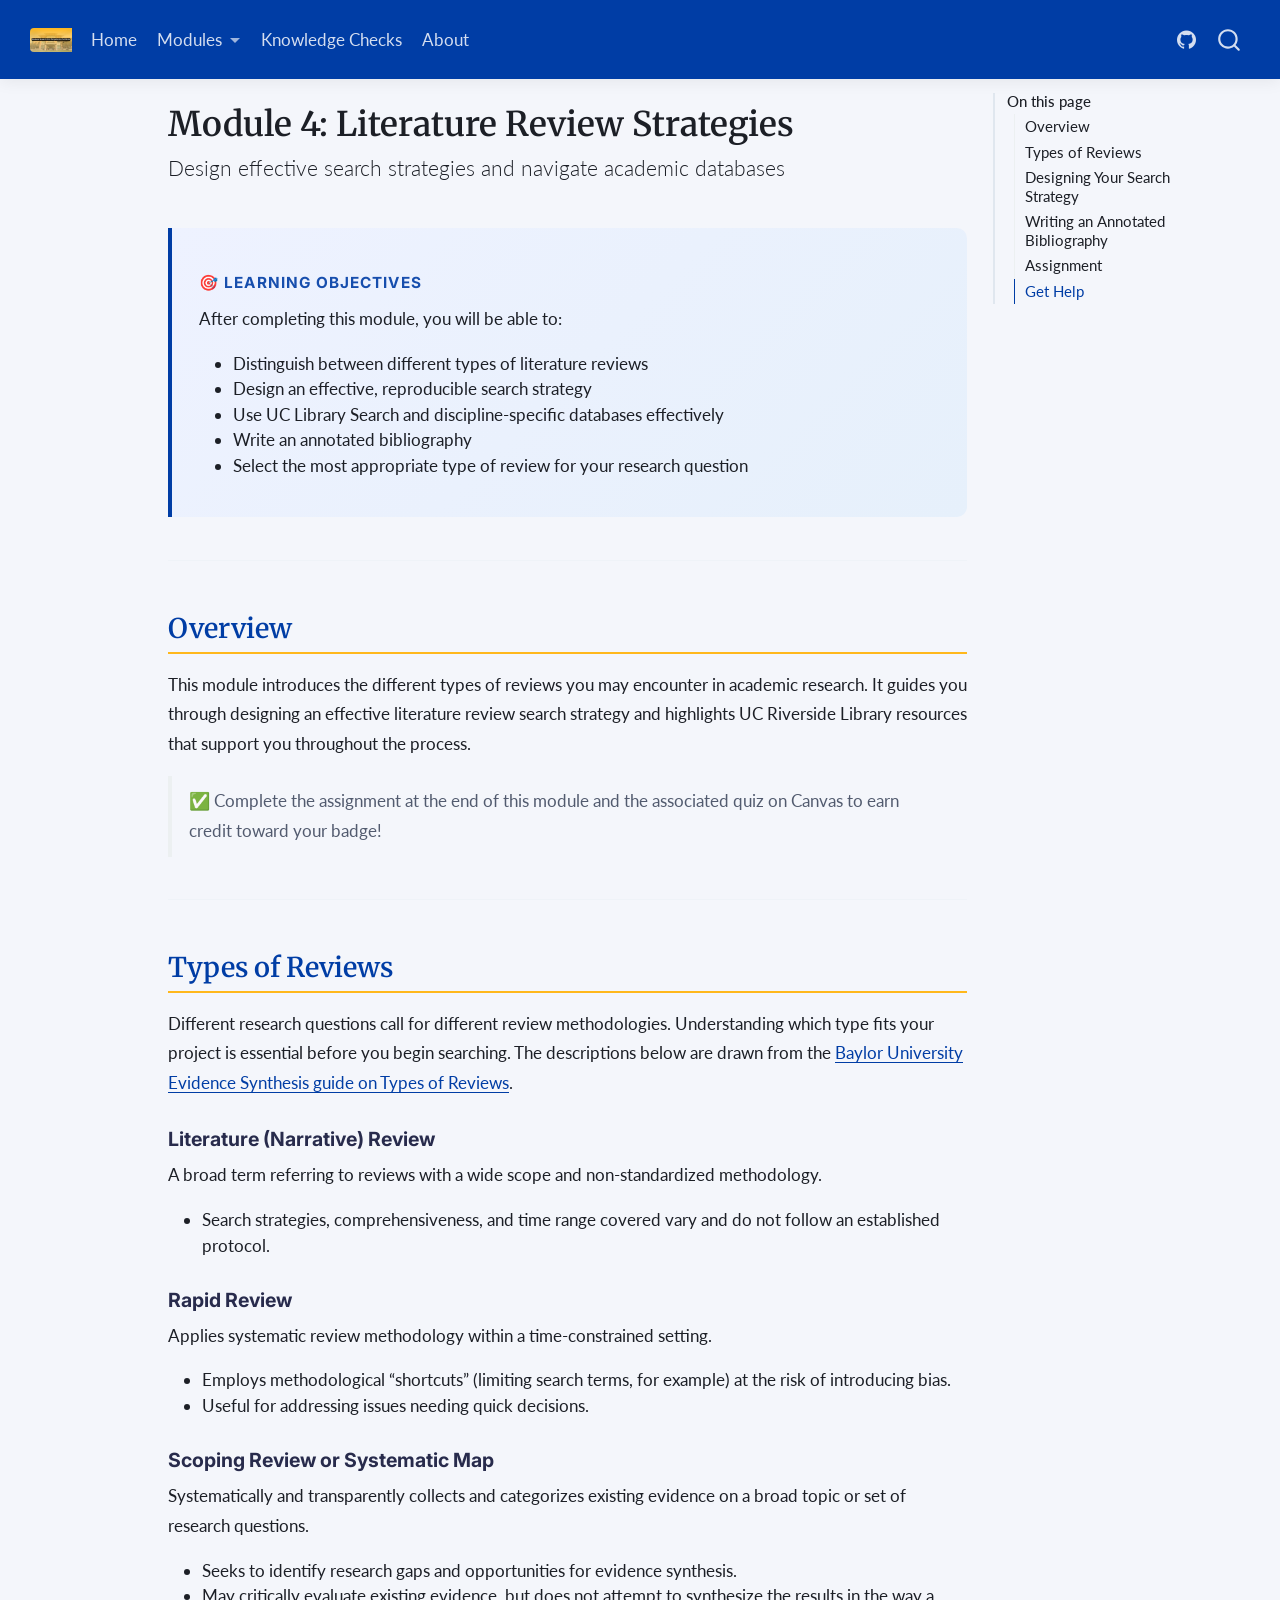
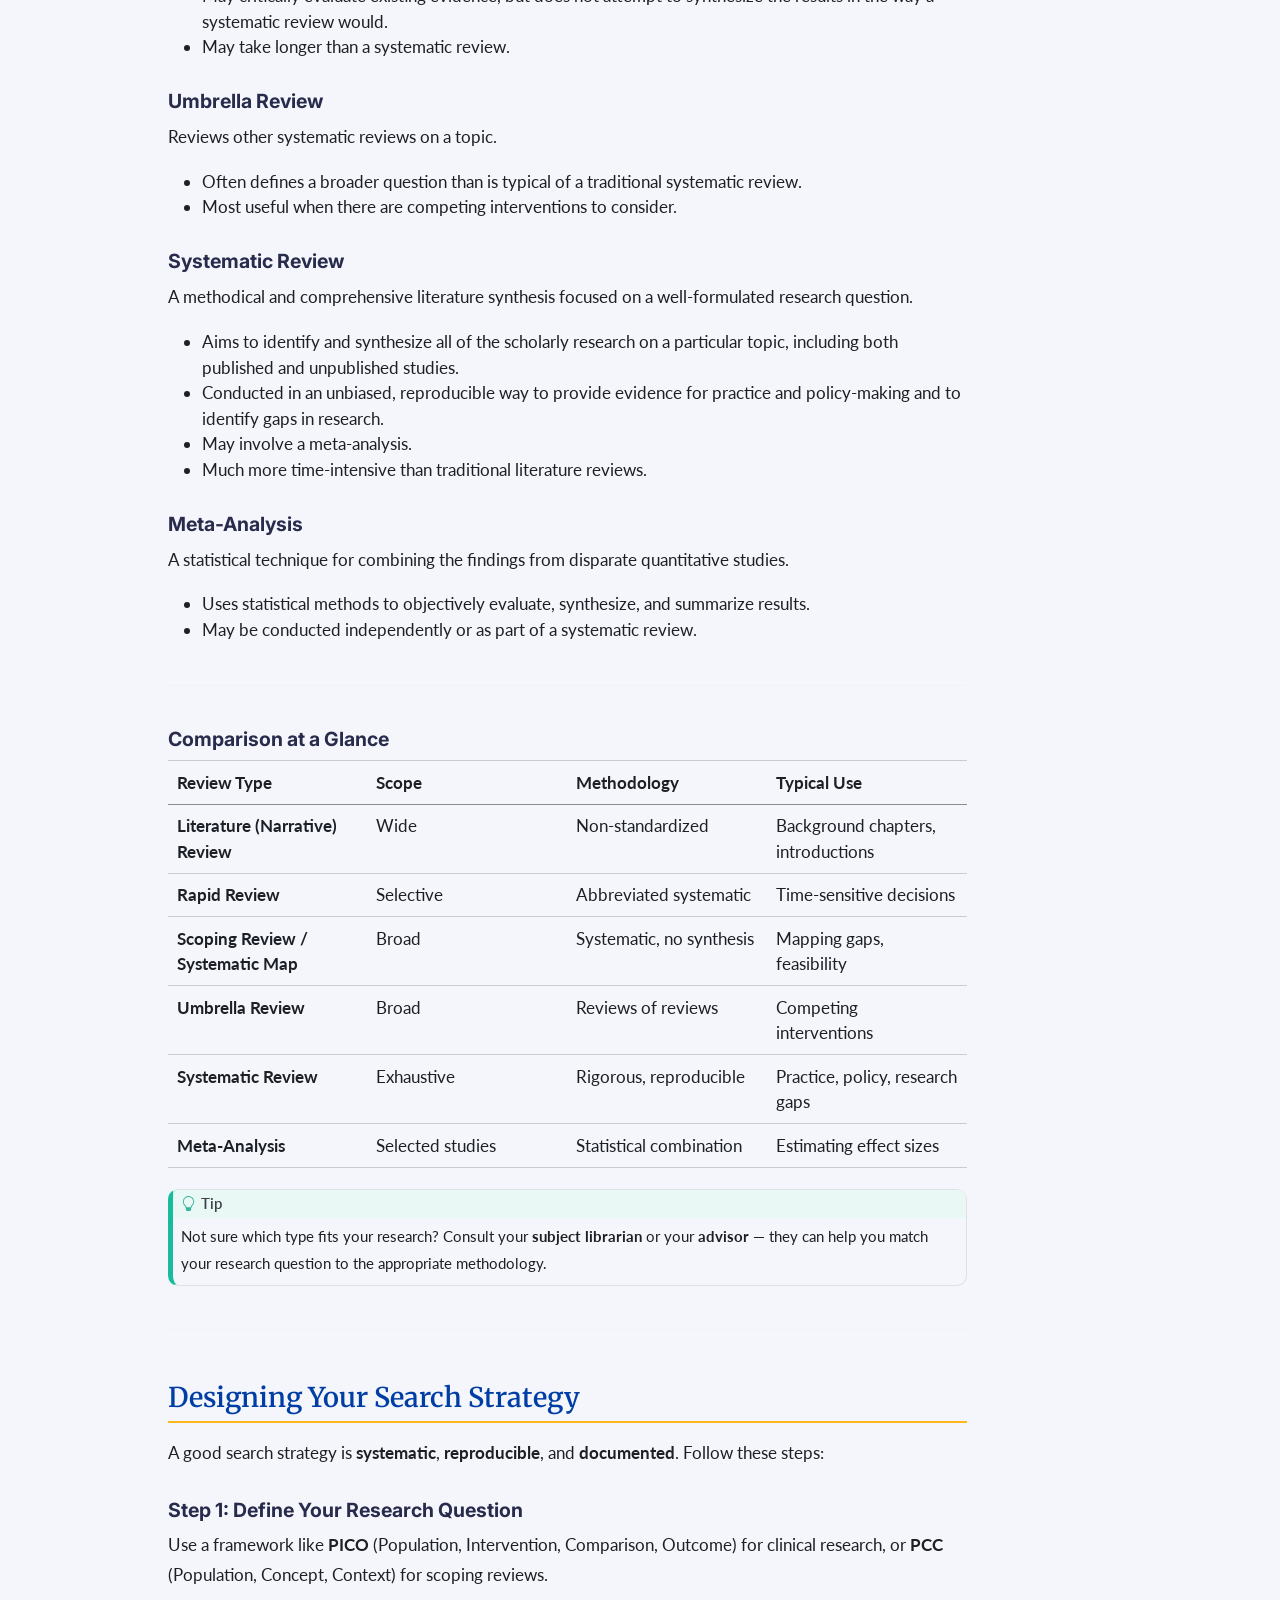
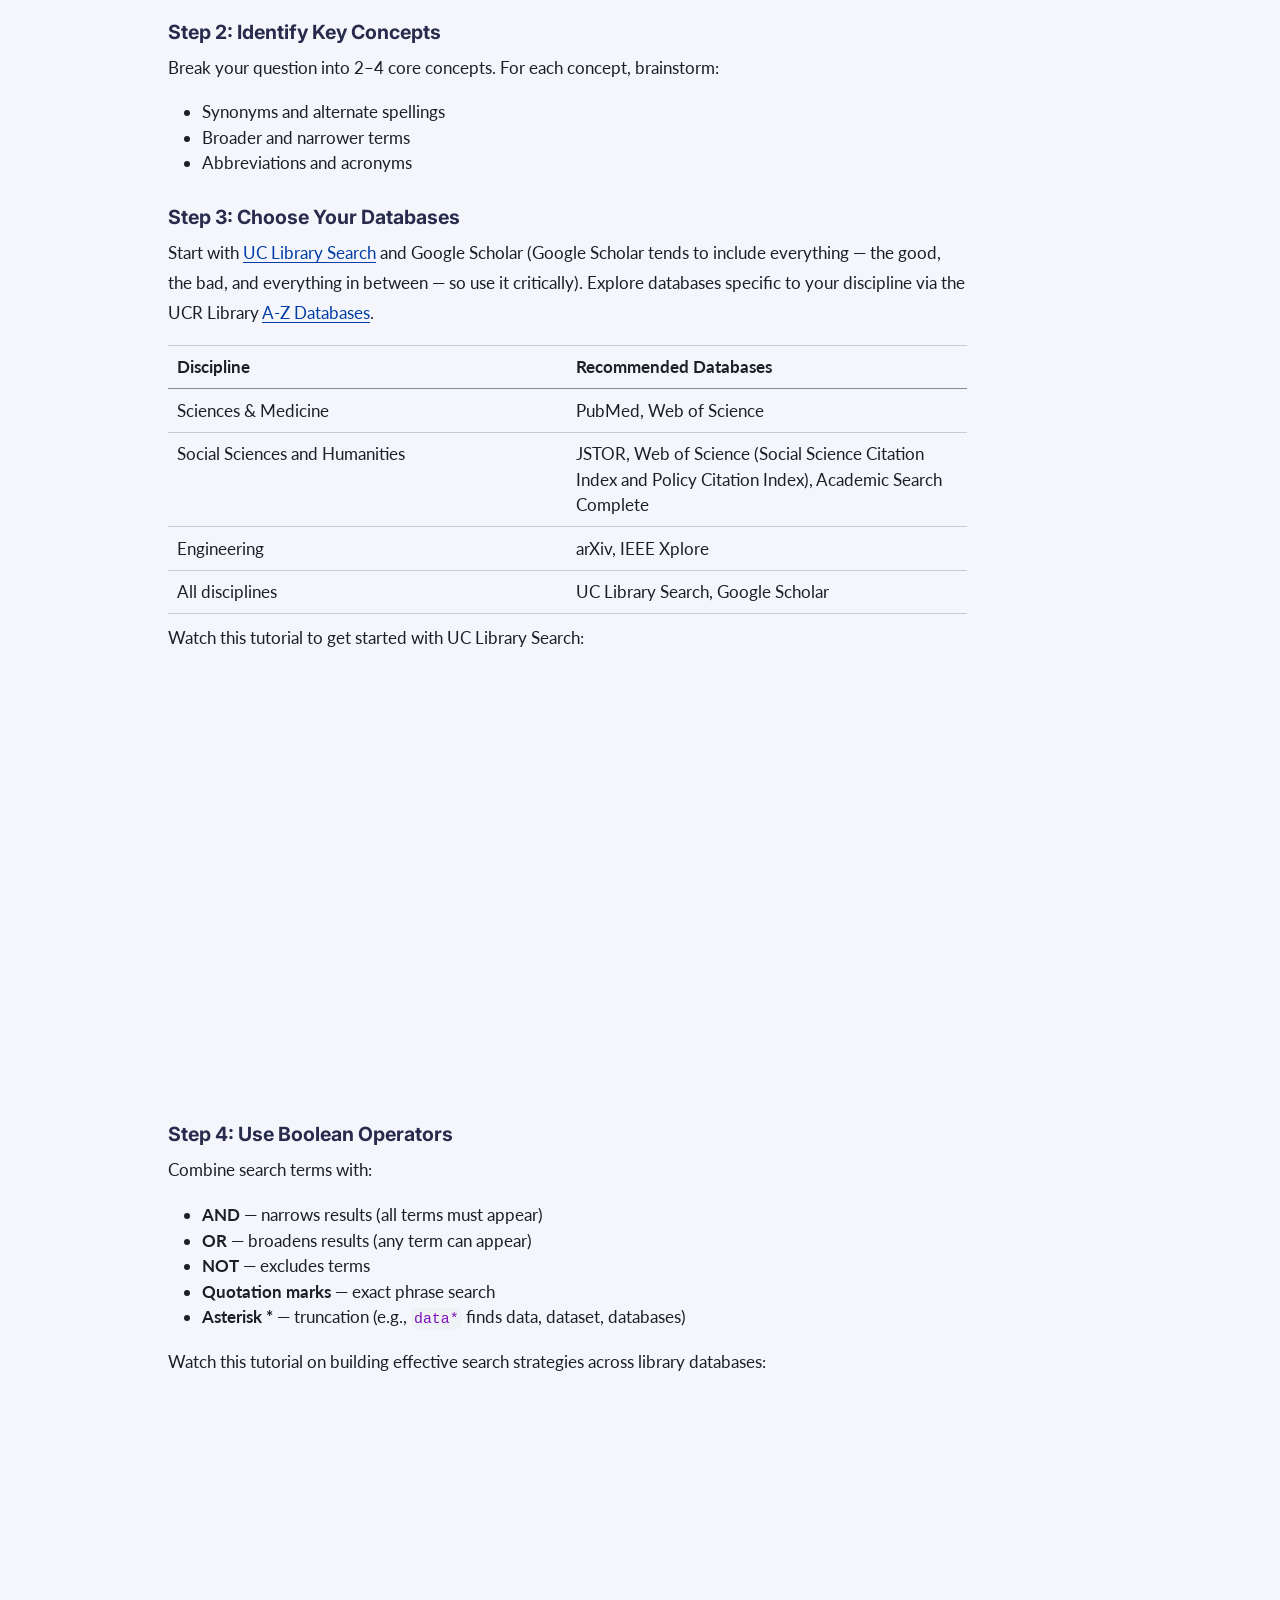
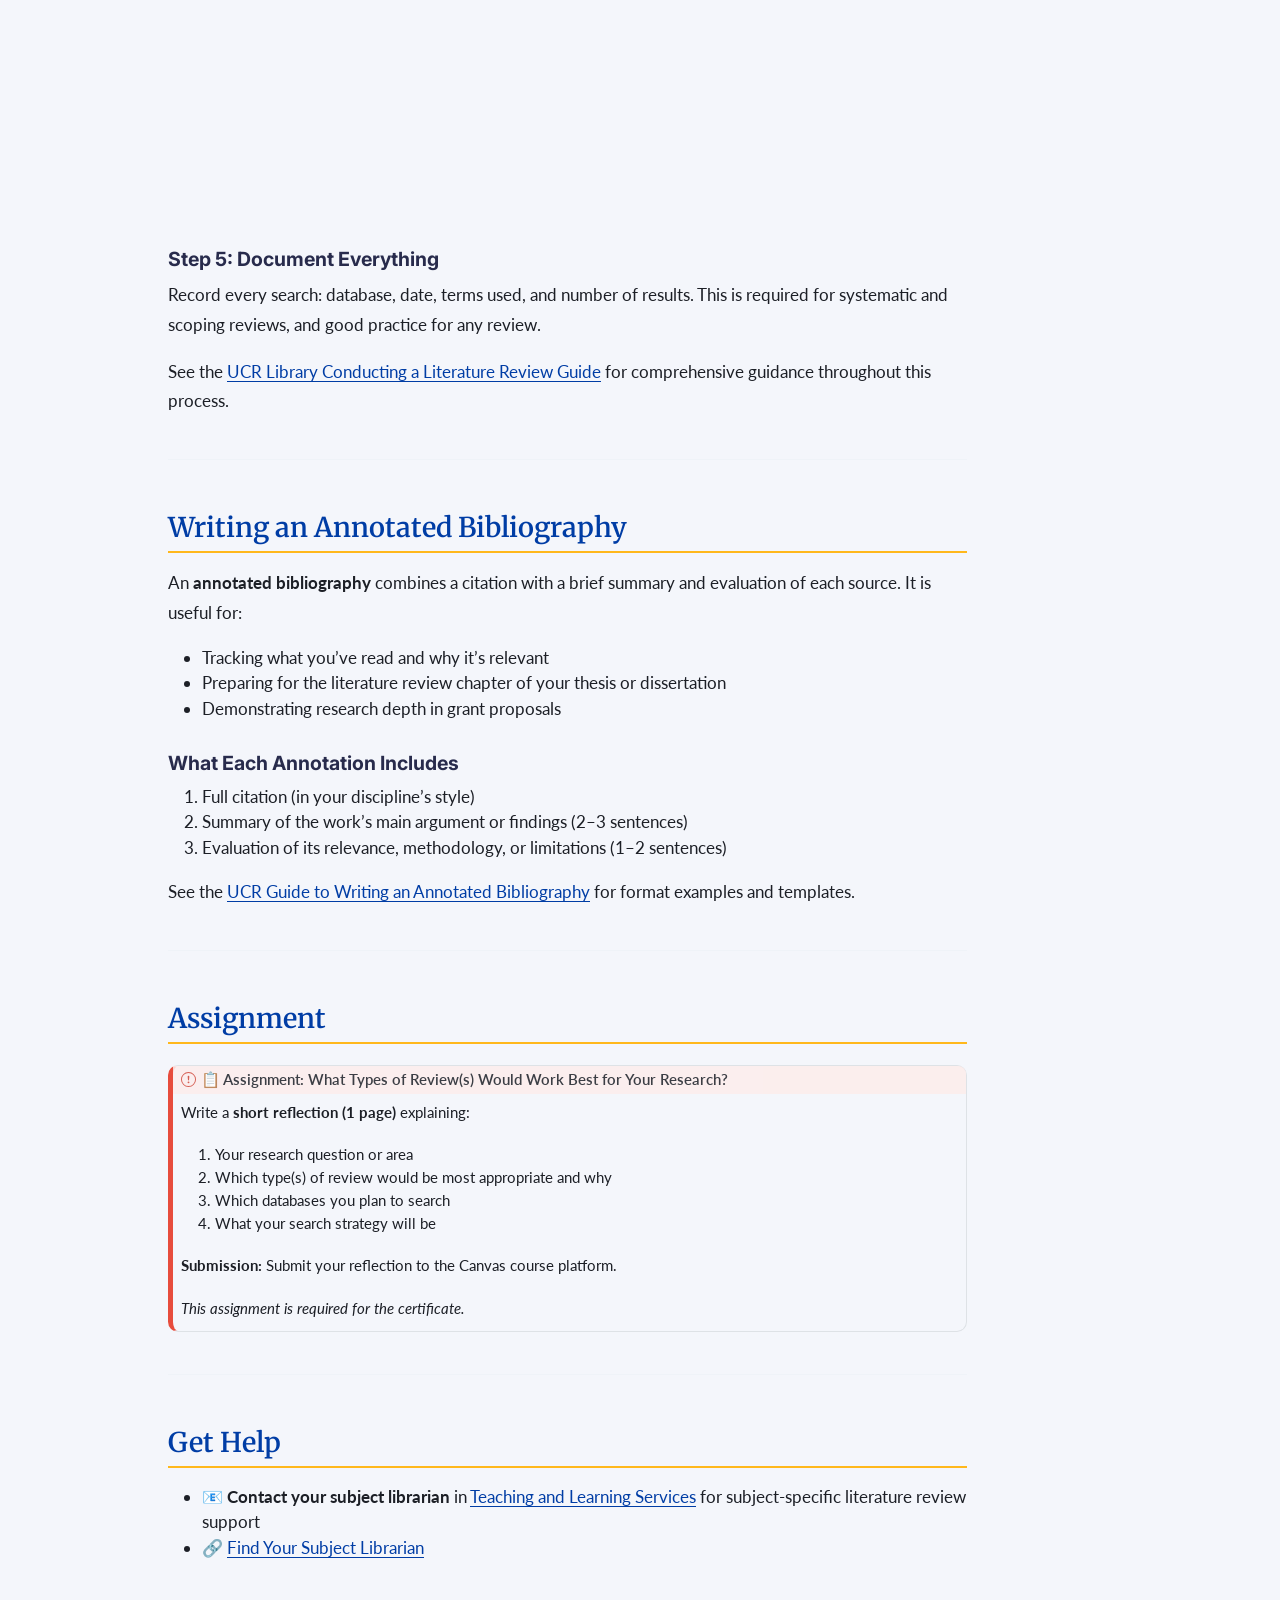
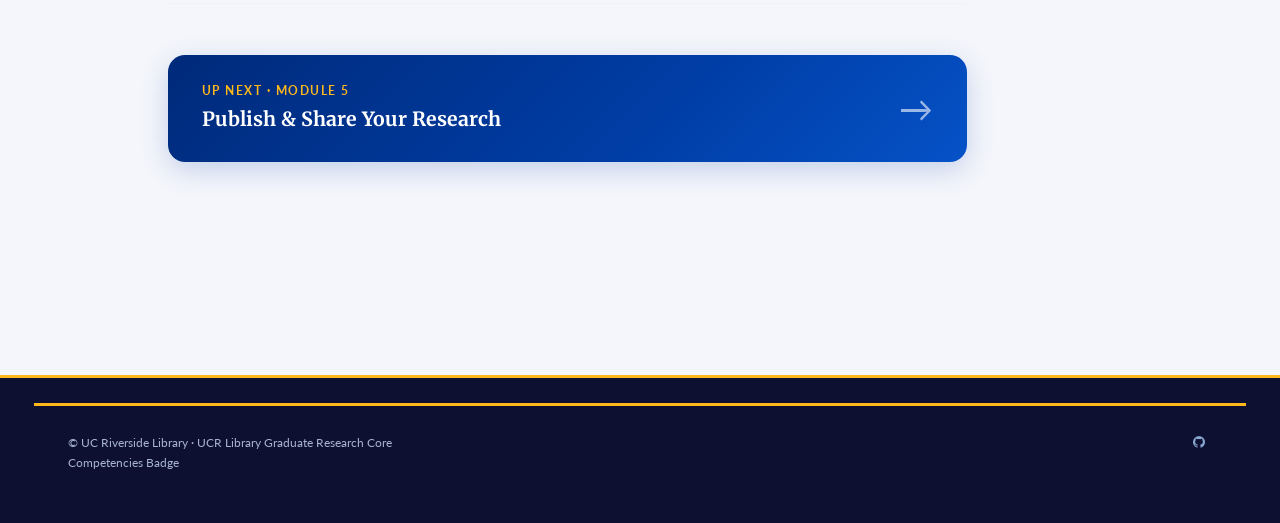
<file: docs/modules/04-literature-review.html>
<!DOCTYPE html>
<html xmlns="http://www.w3.org/1999/xhtml" lang="en" xml:lang="en"><head>

<meta charset="utf-8">
<meta name="generator" content="quarto-1.9.36">

<meta name="viewport" content="width=device-width, initial-scale=1.0, user-scalable=yes">


<title>Module 4: Literature Review Strategies – UCR Library Graduate Research Core Competencies Badge</title>
<style>
/* Default styles provided by pandoc.
** See https://pandoc.org/MANUAL.html#variables-for-html for config info.
*/
code{white-space: pre-wrap;}
span.smallcaps{font-variant: small-caps;}
div.columns{display: flex; gap: min(4vw, 1.5em);}
div.column{flex: auto; overflow-x: auto;}
div.hanging-indent{margin-left: 1.5em; text-indent: -1.5em;}
ul.task-list{list-style: none;}
ul.task-list li input[type="checkbox"] {
  width: 0.8em;
  margin: 0 0.8em 0.2em -1em; /* quarto-specific, see https://github.com/quarto-dev/quarto-cli/issues/4556 */ 
  vertical-align: middle;
}
</style>


<script src="../site_libs/quarto-nav/quarto-nav.js"></script>
<script src="../site_libs/quarto-nav/headroom.min.js"></script>
<script src="../site_libs/clipboard/clipboard.min.js"></script>
<script src="../site_libs/quarto-search/autocomplete.umd.js"></script>
<script src="../site_libs/quarto-search/fuse.min.js"></script>
<script src="../site_libs/quarto-search/quarto-search.js"></script>
<meta name="quarto:offset" content="../">
<link href="../images/certificate-thumbnail.jpg" rel="icon" type="image/jpeg">
<script src="../site_libs/quarto-html/quarto.js" type="module"></script>
<script src="../site_libs/quarto-html/tabsets/tabsets.js" type="module"></script>
<script src="../site_libs/quarto-html/popper.min.js"></script>
<script src="../site_libs/quarto-html/tippy.umd.min.js"></script>
<script src="../site_libs/quarto-html/anchor.min.js"></script>
<link href="../site_libs/quarto-html/tippy.css" rel="stylesheet">
<link href="../site_libs/quarto-html/quarto-syntax-highlighting-845c23b38eaddc0f92fda52bfe77a8c8.css" rel="stylesheet" id="quarto-text-highlighting-styles">
<script src="../site_libs/bootstrap/bootstrap.min.js"></script>
<link href="../site_libs/bootstrap/bootstrap-icons.css" rel="stylesheet">
<link href="../site_libs/bootstrap/bootstrap-c757c3e3eb24b55221ff6a535b5bb890.min.css" rel="stylesheet" append-hash="true" id="quarto-bootstrap" data-mode="light">
<script id="quarto-search-options" type="application/json">{
  "location": "navbar",
  "copy-button": false,
  "collapse-after": 3,
  "panel-placement": "end",
  "type": "overlay",
  "limit": 50,
  "keyboard-shortcut": [
    "f",
    "/",
    "s"
  ],
  "show-item-context": false,
  "language": {
    "search-no-results-text": "No results",
    "search-matching-documents-text": "matching documents",
    "search-copy-link-title": "Copy link to search",
    "search-hide-matches-text": "Hide additional matches",
    "search-more-match-text": "more match in this document",
    "search-more-matches-text": "more matches in this document",
    "search-clear-button-title": "Clear",
    "search-text-placeholder": "",
    "search-detached-cancel-button-title": "Cancel",
    "search-submit-button-title": "Submit",
    "search-label": "Search"
  }
}</script>
<script async="" src="https://www.googletagmanager.com/gtag/js?id=G-T1QKSM81L6"></script>

<script type="text/javascript">

window.dataLayer = window.dataLayer || [];
function gtag(){dataLayer.push(arguments);}
gtag('js', new Date());
gtag('config', 'G-T1QKSM81L6', { 'anonymize_ip': true});
</script>
<style>html{ scroll-behavior: smooth; }</style>
<link rel="preconnect" href="https://fonts.googleapis.com">
<link href="https://fonts.googleapis.com/css2?family=Inter:wght@300;400;600;700&amp;family=Merriweather:wght@400;700&amp;display=swap" rel="stylesheet">


</head>

<body class="nav-fixed quarto-light">

<div id="quarto-search-results"></div>
  <header id="quarto-header" class="headroom fixed-top">
    <nav class="navbar navbar-expand-lg " data-bs-theme="dark">
      <div class="navbar-container container-fluid">
      <div class="navbar-brand-container mx-auto">
    <a href="../index.html" class="navbar-brand navbar-brand-logo">
    <img src="../images/certificate-thumbnail.jpg" alt="GRCC Badge" class="navbar-logo light-content">
    <img src="../images/certificate-thumbnail.jpg" alt="GRCC Badge" class="navbar-logo dark-content">
    </a>
  </div>
            <div id="quarto-search" class="" title="Search"></div>
          <button class="navbar-toggler" type="button" data-bs-toggle="collapse" data-bs-target="#navbarCollapse" aria-controls="navbarCollapse" role="menu" aria-expanded="false" aria-label="Toggle navigation" onclick="if (window.quartoToggleHeadroom) { window.quartoToggleHeadroom(); }">
  <span class="navbar-toggler-icon"></span>
</button>
          <div class="collapse navbar-collapse" id="navbarCollapse">
            <ul class="navbar-nav navbar-nav-scroll me-auto">
  <li class="nav-item">
    <a class="nav-link" href="../index.html"> 
<span class="menu-text">Home</span></a>
  </li>  
  <li class="nav-item dropdown ">
    <a class="nav-link dropdown-toggle" href="#" id="nav-menu-modules" role="link" data-bs-toggle="dropdown" aria-expanded="false">
 <span class="menu-text">Modules</span>
    </a>
    <ul class="dropdown-menu" aria-labelledby="nav-menu-modules">    
        <li>
    <a class="dropdown-item" href="../modules/01-citation-management.html">
 <span class="dropdown-text">1 · Citation Management</span></a>
  </li>  
        <li>
    <a class="dropdown-item" href="../modules/02-scholarly-communication.html">
 <span class="dropdown-text">2 · Scholarly Communication</span></a>
  </li>  
        <li>
    <a class="dropdown-item" href="../modules/03-data-management.html">
 <span class="dropdown-text">3 · Data Management</span></a>
  </li>  
        <li>
    <a class="dropdown-item" href="../modules/04-literature-review.html">
 <span class="dropdown-text">4 · Literature Review Strategies</span></a>
  </li>  
        <li>
    <a class="dropdown-item" href="../modules/05-publish-share.html">
 <span class="dropdown-text">5 · Publish &amp; Share Your Research</span></a>
  </li>  
        <li>
    <a class="dropdown-item" href="../modules/06-graduate-academic-affairs.html">
 <span class="dropdown-text">6 · Graduate Academic Affairs</span></a>
  </li>  
        <li>
    <a class="dropdown-item" href="../modules/07-capstone.html">
 <span class="dropdown-text">7 · Capstone: Research Plan</span></a>
  </li>  
    </ul>
  </li>
  <li class="nav-item">
    <a class="nav-link" href="../knowledge-checks.html"> 
<span class="menu-text">Knowledge Checks</span></a>
  </li>  
  <li class="nav-item">
    <a class="nav-link" href="../about.html"> 
<span class="menu-text">About</span></a>
  </li>  
</ul>
            <ul class="navbar-nav navbar-nav-scroll ms-auto">
  <li class="nav-item compact">
    <a class="nav-link" href="https://github.com/jinghanlib/grcc-certificate"> <i class="bi bi-github" role="img" aria-label="GitHub">
</i> 
<span class="menu-text"></span></a>
  </li>  
</ul>
          </div> <!-- /navcollapse -->
            <div class="quarto-navbar-tools">
</div>
      </div> <!-- /container-fluid -->
    </nav>
</header>
<!-- content -->
<div id="quarto-content" class="quarto-container page-columns page-rows-contents page-layout-article page-navbar">
<!-- sidebar -->
<!-- margin-sidebar -->
    <div id="quarto-margin-sidebar" class="sidebar margin-sidebar">
        <nav id="TOC" role="doc-toc" class="toc-active">
    <h2 id="toc-title">On this page</h2>
   
  <ul>
  <li><a href="#overview" id="toc-overview" class="nav-link active" data-scroll-target="#overview">Overview</a></li>
  <li><a href="#types-of-reviews" id="toc-types-of-reviews" class="nav-link" data-scroll-target="#types-of-reviews">Types of Reviews</a>
  <ul class="collapse">
  <li><a href="#literature-narrative-review" id="toc-literature-narrative-review" class="nav-link" data-scroll-target="#literature-narrative-review">Literature (Narrative) Review</a></li>
  <li><a href="#rapid-review" id="toc-rapid-review" class="nav-link" data-scroll-target="#rapid-review">Rapid Review</a></li>
  <li><a href="#scoping-review-or-systematic-map" id="toc-scoping-review-or-systematic-map" class="nav-link" data-scroll-target="#scoping-review-or-systematic-map">Scoping Review or Systematic Map</a></li>
  <li><a href="#umbrella-review" id="toc-umbrella-review" class="nav-link" data-scroll-target="#umbrella-review">Umbrella Review</a></li>
  <li><a href="#systematic-review" id="toc-systematic-review" class="nav-link" data-scroll-target="#systematic-review">Systematic Review</a></li>
  <li><a href="#meta-analysis" id="toc-meta-analysis" class="nav-link" data-scroll-target="#meta-analysis">Meta-Analysis</a></li>
  <li><a href="#comparison-at-a-glance" id="toc-comparison-at-a-glance" class="nav-link" data-scroll-target="#comparison-at-a-glance">Comparison at a Glance</a></li>
  </ul></li>
  <li><a href="#designing-your-search-strategy" id="toc-designing-your-search-strategy" class="nav-link" data-scroll-target="#designing-your-search-strategy">Designing Your Search Strategy</a>
  <ul class="collapse">
  <li><a href="#step-1-define-your-research-question" id="toc-step-1-define-your-research-question" class="nav-link" data-scroll-target="#step-1-define-your-research-question">Step 1: Define Your Research Question</a></li>
  <li><a href="#step-2-identify-key-concepts" id="toc-step-2-identify-key-concepts" class="nav-link" data-scroll-target="#step-2-identify-key-concepts">Step 2: Identify Key Concepts</a></li>
  <li><a href="#step-3-choose-your-databases" id="toc-step-3-choose-your-databases" class="nav-link" data-scroll-target="#step-3-choose-your-databases">Step 3: Choose Your Databases</a></li>
  <li><a href="#step-4-use-boolean-operators" id="toc-step-4-use-boolean-operators" class="nav-link" data-scroll-target="#step-4-use-boolean-operators">Step 4: Use Boolean Operators</a></li>
  <li><a href="#step-5-document-everything" id="toc-step-5-document-everything" class="nav-link" data-scroll-target="#step-5-document-everything">Step 5: Document Everything</a></li>
  </ul></li>
  <li><a href="#writing-an-annotated-bibliography" id="toc-writing-an-annotated-bibliography" class="nav-link" data-scroll-target="#writing-an-annotated-bibliography">Writing an Annotated Bibliography</a>
  <ul class="collapse">
  <li><a href="#what-each-annotation-includes" id="toc-what-each-annotation-includes" class="nav-link" data-scroll-target="#what-each-annotation-includes">What Each Annotation Includes</a></li>
  </ul></li>
  <li><a href="#assignment" id="toc-assignment" class="nav-link" data-scroll-target="#assignment">Assignment</a></li>
  <li><a href="#get-help" id="toc-get-help" class="nav-link" data-scroll-target="#get-help">Get Help</a></li>
  </ul>
</nav>
    </div>
<!-- main -->
<main class="content" id="quarto-document-content">

<header id="title-block-header" class="quarto-title-block default">
<div class="quarto-title">
<h1 class="title">Module 4: Literature Review Strategies</h1>
<p class="subtitle lead">Design effective search strategies and navigate academic databases</p>
</div>



<div class="quarto-title-meta">

    
  
    
  </div>
  


</header>


<section id="learning-objectives" class="level4 learning-objectives">
<h4 class="anchored" data-anchor-id="learning-objectives">🎯 Learning Objectives</h4>
<p>After completing this module, you will be able to:</p>
<ul>
<li>Distinguish between different types of literature reviews</li>
<li>Design an effective, reproducible search strategy</li>
<li>Use UC Library Search and discipline-specific databases effectively</li>
<li>Write an annotated bibliography</li>
<li>Select the most appropriate type of review for your research question</li>
</ul>
</section>
<hr>
<section id="overview" class="level2">
<h2 class="anchored" data-anchor-id="overview">Overview</h2>
<p>This module introduces the different types of reviews you may encounter in academic research. It guides you through designing an effective literature review search strategy and highlights UC Riverside Library resources that support you throughout the process.</p>
<blockquote class="blockquote">
<p>✅ Complete the assignment at the end of this module and the associated quiz on Canvas to earn credit toward your badge!</p>
</blockquote>
<hr>
</section>
<section id="types-of-reviews" class="level2">
<h2 class="anchored" data-anchor-id="types-of-reviews">Types of Reviews</h2>
<p>Different research questions call for different review methodologies. Understanding which type fits your project is essential before you begin searching. The descriptions below are drawn from the <a href="https://libguides.baylor.edu/evidencesynthesis/typesofreviews">Baylor University Evidence Synthesis guide on Types of Reviews</a>.</p>
<section id="literature-narrative-review" class="level3">
<h3 class="anchored" data-anchor-id="literature-narrative-review">Literature (Narrative) Review</h3>
<p>A broad term referring to reviews with a wide scope and non-standardized methodology.</p>
<ul>
<li>Search strategies, comprehensiveness, and time range covered vary and do not follow an established protocol.</li>
</ul>
</section>
<section id="rapid-review" class="level3">
<h3 class="anchored" data-anchor-id="rapid-review">Rapid Review</h3>
<p>Applies systematic review methodology within a time-constrained setting.</p>
<ul>
<li>Employs methodological “shortcuts” (limiting search terms, for example) at the risk of introducing bias.</li>
<li>Useful for addressing issues needing quick decisions.</li>
</ul>
</section>
<section id="scoping-review-or-systematic-map" class="level3">
<h3 class="anchored" data-anchor-id="scoping-review-or-systematic-map">Scoping Review or Systematic Map</h3>
<p>Systematically and transparently collects and categorizes existing evidence on a broad topic or set of research questions.</p>
<ul>
<li>Seeks to identify research gaps and opportunities for evidence synthesis.</li>
<li>May critically evaluate existing evidence, but does not attempt to synthesize the results in the way a systematic review would.</li>
<li>May take longer than a systematic review.</li>
</ul>
</section>
<section id="umbrella-review" class="level3">
<h3 class="anchored" data-anchor-id="umbrella-review">Umbrella Review</h3>
<p>Reviews other systematic reviews on a topic.</p>
<ul>
<li>Often defines a broader question than is typical of a traditional systematic review.</li>
<li>Most useful when there are competing interventions to consider.</li>
</ul>
</section>
<section id="systematic-review" class="level3">
<h3 class="anchored" data-anchor-id="systematic-review">Systematic Review</h3>
<p>A methodical and comprehensive literature synthesis focused on a well-formulated research question.</p>
<ul>
<li>Aims to identify and synthesize all of the scholarly research on a particular topic, including both published and unpublished studies.</li>
<li>Conducted in an unbiased, reproducible way to provide evidence for practice and policy-making and to identify gaps in research.</li>
<li>May involve a meta-analysis.</li>
<li>Much more time-intensive than traditional literature reviews.</li>
</ul>
</section>
<section id="meta-analysis" class="level3">
<h3 class="anchored" data-anchor-id="meta-analysis">Meta-Analysis</h3>
<p>A statistical technique for combining the findings from disparate quantitative studies.</p>
<ul>
<li>Uses statistical methods to objectively evaluate, synthesize, and summarize results.</li>
<li>May be conducted independently or as part of a systematic review.</li>
</ul>
<hr>
</section>
<section id="comparison-at-a-glance" class="level3">
<h3 class="anchored" data-anchor-id="comparison-at-a-glance">Comparison at a Glance</h3>
<table class="caption-top table">
<colgroup>
<col style="width: 25%">
<col style="width: 25%">
<col style="width: 25%">
<col style="width: 25%">
</colgroup>
<thead>
<tr class="header">
<th>Review Type</th>
<th>Scope</th>
<th>Methodology</th>
<th>Typical Use</th>
</tr>
</thead>
<tbody>
<tr class="odd">
<td><strong>Literature (Narrative) Review</strong></td>
<td>Wide</td>
<td>Non-standardized</td>
<td>Background chapters, introductions</td>
</tr>
<tr class="even">
<td><strong>Rapid Review</strong></td>
<td>Selective</td>
<td>Abbreviated systematic</td>
<td>Time-sensitive decisions</td>
</tr>
<tr class="odd">
<td><strong>Scoping Review / Systematic Map</strong></td>
<td>Broad</td>
<td>Systematic, no synthesis</td>
<td>Mapping gaps, feasibility</td>
</tr>
<tr class="even">
<td><strong>Umbrella Review</strong></td>
<td>Broad</td>
<td>Reviews of reviews</td>
<td>Competing interventions</td>
</tr>
<tr class="odd">
<td><strong>Systematic Review</strong></td>
<td>Exhaustive</td>
<td>Rigorous, reproducible</td>
<td>Practice, policy, research gaps</td>
</tr>
<tr class="even">
<td><strong>Meta-Analysis</strong></td>
<td>Selected studies</td>
<td>Statistical combination</td>
<td>Estimating effect sizes</td>
</tr>
</tbody>
</table>
<div class="callout callout-style-default callout-tip callout-titled">
<div class="callout-header d-flex align-content-center">
<div class="callout-icon-container">
<i class="callout-icon"></i>
</div>
<div class="callout-title-container flex-fill">
Tip
</div>
</div>
<div class="callout-body-container callout-body">
<p>Not sure which type fits your research? Consult your <strong>subject librarian</strong> or your <strong>advisor</strong> — they can help you match your research question to the appropriate methodology.</p>
</div>
</div>
<hr>
</section>
</section>
<section id="designing-your-search-strategy" class="level2">
<h2 class="anchored" data-anchor-id="designing-your-search-strategy">Designing Your Search Strategy</h2>
<p>A good search strategy is <strong>systematic</strong>, <strong>reproducible</strong>, and <strong>documented</strong>. Follow these steps:</p>
<section id="step-1-define-your-research-question" class="level3">
<h3 class="anchored" data-anchor-id="step-1-define-your-research-question">Step 1: Define Your Research Question</h3>
<p>Use a framework like <strong>PICO</strong> (Population, Intervention, Comparison, Outcome) for clinical research, or <strong>PCC</strong> (Population, Concept, Context) for scoping reviews.</p>
</section>
<section id="step-2-identify-key-concepts" class="level3">
<h3 class="anchored" data-anchor-id="step-2-identify-key-concepts">Step 2: Identify Key Concepts</h3>
<p>Break your question into 2–4 core concepts. For each concept, brainstorm:</p>
<ul>
<li>Synonyms and alternate spellings</li>
<li>Broader and narrower terms</li>
<li>Abbreviations and acronyms</li>
</ul>
</section>
<section id="step-3-choose-your-databases" class="level3">
<h3 class="anchored" data-anchor-id="step-3-choose-your-databases">Step 3: Choose Your Databases</h3>
<p>Start with <a href="https://library.ucr.edu">UC Library Search</a> and Google Scholar (Google Scholar tends to include everything — the good, the bad, and everything in between — so use it critically). Explore databases specific to your discipline via the UCR Library <a href="https://guides.lib.ucr.edu/az/databases">A-Z Databases</a>.</p>
<table class="caption-top table">
<colgroup>
<col style="width: 50%">
<col style="width: 50%">
</colgroup>
<thead>
<tr class="header">
<th>Discipline</th>
<th>Recommended Databases</th>
</tr>
</thead>
<tbody>
<tr class="odd">
<td>Sciences &amp; Medicine</td>
<td>PubMed, Web of Science</td>
</tr>
<tr class="even">
<td>Social Sciences and Humanities</td>
<td>JSTOR, Web of Science (Social Science Citation Index and Policy Citation Index), Academic Search Complete</td>
</tr>
<tr class="odd">
<td>Engineering</td>
<td>arXiv, IEEE Xplore</td>
</tr>
<tr class="even">
<td>All disciplines</td>
<td>UC Library Search, Google Scholar</td>
</tr>
</tbody>
</table>
<p>Watch this tutorial to get started with UC Library Search:</p>
<iframe width="100%" height="400" src="https://www.youtube.com/embed/_xo6aArRV1E" frameborder="0" allowfullscreen=""></iframe>
</section>
<section id="step-4-use-boolean-operators" class="level3">
<h3 class="anchored" data-anchor-id="step-4-use-boolean-operators">Step 4: Use Boolean Operators</h3>
<p>Combine search terms with:</p>
<ul>
<li><strong>AND</strong> — narrows results (all terms must appear)</li>
<li><strong>OR</strong> — broadens results (any term can appear)</li>
<li><strong>NOT</strong> — excludes terms</li>
<li><strong>Quotation marks</strong> — exact phrase search</li>
<li><strong>Asterisk *</strong> — truncation (e.g., <code>data*</code> finds data, dataset, databases)</li>
</ul>
<p>Watch this tutorial on building effective search strategies across library databases:</p>
<iframe width="100%" height="400" src="https://www.youtube.com/embed/UA3h_rFFqB8" frameborder="0" allowfullscreen=""></iframe>
</section>
<section id="step-5-document-everything" class="level3">
<h3 class="anchored" data-anchor-id="step-5-document-everything">Step 5: Document Everything</h3>
<p>Record every search: database, date, terms used, and number of results. This is required for systematic and scoping reviews, and good practice for any review.</p>
<p>See the <a href="https://guides.lib.ucr.edu/litreview">UCR Library Conducting a Literature Review Guide</a> for comprehensive guidance throughout this process.</p>
<hr>
</section>
</section>
<section id="writing-an-annotated-bibliography" class="level2">
<h2 class="anchored" data-anchor-id="writing-an-annotated-bibliography">Writing an Annotated Bibliography</h2>
<p>An <strong>annotated bibliography</strong> combines a citation with a brief summary and evaluation of each source. It is useful for:</p>
<ul>
<li>Tracking what you’ve read and why it’s relevant</li>
<li>Preparing for the literature review chapter of your thesis or dissertation</li>
<li>Demonstrating research depth in grant proposals</li>
</ul>
<section id="what-each-annotation-includes" class="level3">
<h3 class="anchored" data-anchor-id="what-each-annotation-includes">What Each Annotation Includes</h3>
<ol type="1">
<li>Full citation (in your discipline’s style)</li>
<li>Summary of the work’s main argument or findings (2–3 sentences)</li>
<li>Evaluation of its relevance, methodology, or limitations (1–2 sentences)</li>
</ol>
<p>See the <a href="https://guides.lib.ucr.edu/c.php?g=171083&amp;p=1126832">UCR Guide to Writing an Annotated Bibliography</a> for format examples and templates.</p>
<hr>
</section>
</section>
<section id="assignment" class="level2">
<h2 class="anchored" data-anchor-id="assignment">Assignment</h2>
<div class="callout callout-style-default callout-important callout-titled">
<div class="callout-header d-flex align-content-center">
<div class="callout-icon-container">
<i class="callout-icon"></i>
</div>
<div class="callout-title-container flex-fill">
<span class="screen-reader-only">Important</span>📋 Assignment: What Types of Review(s) Would Work Best for Your Research?
</div>
</div>
<div class="callout-body-container callout-body">
<p>Write a <strong>short reflection (1 page)</strong> explaining:</p>
<ol type="1">
<li>Your research question or area</li>
<li>Which type(s) of review would be most appropriate and why</li>
<li>Which databases you plan to search</li>
<li>What your search strategy will be</li>
</ol>
<p><strong>Submission:</strong> Submit your reflection to the Canvas course platform.</p>
<p><em>This assignment is required for the certificate.</em></p>
</div>
</div>
<hr>
</section>
<section id="get-help" class="level2">
<h2 class="anchored" data-anchor-id="get-help">Get Help</h2>
<ul>
<li>📧 <strong>Contact your subject librarian</strong> in <a href="https://library.ucr.edu/about/directory/staff">Teaching and Learning Services</a> for subject-specific literature review support</li>
<li>🔗 <a href="https://library.ucr.edu/about/directory/staff">Find Your Subject Librarian</a></li>
</ul>
<hr>
<div class="next-module-banner">
  <a href="../modules/05-publish-share.html">
    <div>
      <div class="next-label">Up Next · Module 5</div>
      <div class="next-title">Publish &amp; Share Your Research</div>
    </div>
    <div class="next-arrow">→</div>
  </a>
</div>


</section>

</main> <!-- /main -->
<script id="quarto-html-after-body" type="application/javascript">
  window.document.addEventListener("DOMContentLoaded", function (event) {
    const icon = "";
    const anchorJS = new window.AnchorJS();
    anchorJS.options = {
      placement: 'right',
      icon: icon
    };
    anchorJS.add('.anchored');
    const isCodeAnnotation = (el) => {
      for (const clz of el.classList) {
        if (clz.startsWith('code-annotation-')) {                     
          return true;
        }
      }
      return false;
    }
    const onCopySuccess = function(e) {
      // button target
      const button = e.trigger;
      // don't keep focus
      button.blur();
      // flash "checked"
      button.classList.add('code-copy-button-checked');
      var currentTitle = button.getAttribute("title");
      button.setAttribute("title", "Copied!");
      let tooltip;
      if (window.bootstrap) {
        button.setAttribute("data-bs-toggle", "tooltip");
        button.setAttribute("data-bs-placement", "left");
        button.setAttribute("data-bs-title", "Copied!");
        tooltip = new bootstrap.Tooltip(button, 
          { trigger: "manual", 
            customClass: "code-copy-button-tooltip",
            offset: [0, -8]});
        tooltip.show();    
      }
      setTimeout(function() {
        if (tooltip) {
          tooltip.hide();
          button.removeAttribute("data-bs-title");
          button.removeAttribute("data-bs-toggle");
          button.removeAttribute("data-bs-placement");
        }
        button.setAttribute("title", currentTitle);
        button.classList.remove('code-copy-button-checked');
      }, 1000);
      // clear code selection
      e.clearSelection();
    }
    const getTextToCopy = function(trigger) {
      const outerScaffold = trigger.parentElement.cloneNode(true);
      const codeEl = outerScaffold.querySelector('code');
      for (const childEl of codeEl.children) {
        if (isCodeAnnotation(childEl)) {
          childEl.remove();
        }
      }
      return codeEl.innerText;
    }
    const clipboard = new window.ClipboardJS('.code-copy-button:not([data-in-quarto-modal])', {
      text: getTextToCopy
    });
    clipboard.on('success', onCopySuccess);
    if (window.document.getElementById('quarto-embedded-source-code-modal')) {
      const clipboardModal = new window.ClipboardJS('.code-copy-button[data-in-quarto-modal]', {
        text: getTextToCopy,
        container: window.document.getElementById('quarto-embedded-source-code-modal')
      });
      clipboardModal.on('success', onCopySuccess);
    }
      var localhostRegex = new RegExp(/^(?:http|https):\/\/localhost\:?[0-9]*\//);
      var mailtoRegex = new RegExp(/^mailto:/);
        var filterRegex = new RegExp('/' + window.location.host + '/');
      var isInternal = (href) => {
          return filterRegex.test(href) || localhostRegex.test(href) || mailtoRegex.test(href);
      }
      // Inspect non-navigation links and adorn them if external
     var links = window.document.querySelectorAll('a[href]:not(.nav-link):not(.navbar-brand):not(.toc-action):not(.sidebar-link):not(.sidebar-item-toggle):not(.pagination-link):not(.no-external):not([aria-hidden]):not(.dropdown-item):not(.quarto-navigation-tool):not(.about-link)');
      for (var i=0; i<links.length; i++) {
        const link = links[i];
        if (!isInternal(link.href)) {
          // undo the damage that might have been done by quarto-nav.js in the case of
          // links that we want to consider external
          if (link.dataset.originalHref !== undefined) {
            link.href = link.dataset.originalHref;
          }
            // target, if specified
            link.setAttribute("target", "_blank");
            if (link.getAttribute("rel") === null) {
              link.setAttribute("rel", "noopener");
            }
        }
      }
    function tippyHover(el, contentFn, onTriggerFn, onUntriggerFn) {
      const config = {
        allowHTML: true,
        maxWidth: 500,
        delay: 100,
        arrow: false,
        appendTo: function(el) {
            return el.parentElement;
        },
        interactive: true,
        interactiveBorder: 10,
        theme: 'quarto',
        placement: 'bottom-start',
      };
      if (contentFn) {
        config.content = contentFn;
      }
      if (onTriggerFn) {
        config.onTrigger = onTriggerFn;
      }
      if (onUntriggerFn) {
        config.onUntrigger = onUntriggerFn;
      }
      window.tippy(el, config); 
    }
    const noterefs = window.document.querySelectorAll('a[role="doc-noteref"]');
    for (var i=0; i<noterefs.length; i++) {
      const ref = noterefs[i];
      tippyHover(ref, function() {
        // use id or data attribute instead here
        let href = ref.getAttribute('data-footnote-href') || ref.getAttribute('href');
        try { href = new URL(href).hash; } catch {}
        const id = href.replace(/^#\/?/, "");
        const note = window.document.getElementById(id);
        if (note) {
          return note.innerHTML;
        } else {
          return "";
        }
      });
    }
    const xrefs = window.document.querySelectorAll('a.quarto-xref');
    const processXRef = (id, note) => {
      // Strip column container classes
      const stripColumnClz = (el) => {
        el.classList.remove("page-full", "page-columns");
        if (el.children) {
          for (const child of el.children) {
            stripColumnClz(child);
          }
        }
      }
      stripColumnClz(note)
      if (id === null || id.startsWith('sec-')) {
        // Special case sections, only their first couple elements
        const container = document.createElement("div");
        if (note.children && note.children.length > 2) {
          container.appendChild(note.children[0].cloneNode(true));
          for (let i = 1; i < note.children.length; i++) {
            const child = note.children[i];
            if (child.tagName === "P" && child.innerText === "") {
              continue;
            } else {
              container.appendChild(child.cloneNode(true));
              break;
            }
          }
          if (window.Quarto?.typesetMath) {
            window.Quarto.typesetMath(container);
          }
          return container.innerHTML
        } else {
          if (window.Quarto?.typesetMath) {
            window.Quarto.typesetMath(note);
          }
          return note.innerHTML;
        }
      } else {
        // Remove any anchor links if they are present
        const anchorLink = note.querySelector('a.anchorjs-link');
        if (anchorLink) {
          anchorLink.remove();
        }
        if (window.Quarto?.typesetMath) {
          window.Quarto.typesetMath(note);
        }
        if (note.classList.contains("callout")) {
          return note.outerHTML;
        } else {
          return note.innerHTML;
        }
      }
    }
    for (var i=0; i<xrefs.length; i++) {
      const xref = xrefs[i];
      tippyHover(xref, undefined, function(instance) {
        instance.disable();
        let url = xref.getAttribute('href');
        let hash = undefined; 
        if (url.startsWith('#')) {
          hash = url;
        } else {
          try { hash = new URL(url).hash; } catch {}
        }
        if (hash) {
          const id = hash.replace(/^#\/?/, "");
          const note = window.document.getElementById(id);
          if (note !== null) {
            try {
              const html = processXRef(id, note.cloneNode(true));
              instance.setContent(html);
            } finally {
              instance.enable();
              instance.show();
            }
          } else {
            // See if we can fetch this
            fetch(url.split('#')[0])
            .then(res => res.text())
            .then(html => {
              const parser = new DOMParser();
              const htmlDoc = parser.parseFromString(html, "text/html");
              const note = htmlDoc.getElementById(id);
              if (note !== null) {
                const html = processXRef(id, note);
                instance.setContent(html);
              } 
            }).finally(() => {
              instance.enable();
              instance.show();
            });
          }
        } else {
          // See if we can fetch a full url (with no hash to target)
          // This is a special case and we should probably do some content thinning / targeting
          fetch(url)
          .then(res => res.text())
          .then(html => {
            const parser = new DOMParser();
            const htmlDoc = parser.parseFromString(html, "text/html");
            const note = htmlDoc.querySelector('main.content');
            if (note !== null) {
              // This should only happen for chapter cross references
              // (since there is no id in the URL)
              // remove the first header
              if (note.children.length > 0 && note.children[0].tagName === "HEADER") {
                note.children[0].remove();
              }
              const html = processXRef(null, note);
              instance.setContent(html);
            } 
          }).finally(() => {
            instance.enable();
            instance.show();
          });
        }
      }, function(instance) {
      });
    }
        let selectedAnnoteEl;
        const selectorForAnnotation = ( cell, annotation) => {
          let cellAttr = 'data-code-cell="' + cell + '"';
          let lineAttr = 'data-code-annotation="' +  annotation + '"';
          const selector = 'span[' + cellAttr + '][' + lineAttr + ']';
          return selector;
        }
        const selectCodeLines = (annoteEl) => {
          const doc = window.document;
          const targetCell = annoteEl.getAttribute("data-target-cell");
          const targetAnnotation = annoteEl.getAttribute("data-target-annotation");
          const annoteSpan = window.document.querySelector(selectorForAnnotation(targetCell, targetAnnotation));
          const lines = annoteSpan.getAttribute("data-code-lines").split(",");
          const lineIds = lines.map((line) => {
            return targetCell + "-" + line;
          })
          let top = null;
          let height = null;
          let parent = null;
          if (lineIds.length > 0) {
              //compute the position of the single el (top and bottom and make a div)
              const el = window.document.getElementById(lineIds[0]);
              top = el.offsetTop;
              height = el.offsetHeight;
              parent = el.parentElement.parentElement;
            if (lineIds.length > 1) {
              const lastEl = window.document.getElementById(lineIds[lineIds.length - 1]);
              const bottom = lastEl.offsetTop + lastEl.offsetHeight;
              height = bottom - top;
            }
            if (top !== null && height !== null && parent !== null) {
              // cook up a div (if necessary) and position it 
              let div = window.document.getElementById("code-annotation-line-highlight");
              if (div === null) {
                div = window.document.createElement("div");
                div.setAttribute("id", "code-annotation-line-highlight");
                div.style.position = 'absolute';
                parent.appendChild(div);
              }
              div.style.top = top - 2 + "px";
              div.style.height = height + 4 + "px";
              div.style.left = 0;
              let gutterDiv = window.document.getElementById("code-annotation-line-highlight-gutter");
              if (gutterDiv === null) {
                gutterDiv = window.document.createElement("div");
                gutterDiv.setAttribute("id", "code-annotation-line-highlight-gutter");
                gutterDiv.style.position = 'absolute';
                const codeCell = window.document.getElementById(targetCell);
                const gutter = codeCell.querySelector('.code-annotation-gutter');
                gutter.appendChild(gutterDiv);
              }
              gutterDiv.style.top = top - 2 + "px";
              gutterDiv.style.height = height + 4 + "px";
            }
            selectedAnnoteEl = annoteEl;
          }
        };
        const unselectCodeLines = () => {
          const elementsIds = ["code-annotation-line-highlight", "code-annotation-line-highlight-gutter"];
          elementsIds.forEach((elId) => {
            const div = window.document.getElementById(elId);
            if (div) {
              div.remove();
            }
          });
          selectedAnnoteEl = undefined;
        };
          // Handle positioning of the toggle
      window.addEventListener(
        "resize",
        throttle(() => {
          elRect = undefined;
          if (selectedAnnoteEl) {
            selectCodeLines(selectedAnnoteEl);
          }
        }, 10)
      );
      function throttle(fn, ms) {
      let throttle = false;
      let timer;
        return (...args) => {
          if(!throttle) { // first call gets through
              fn.apply(this, args);
              throttle = true;
          } else { // all the others get throttled
              if(timer) clearTimeout(timer); // cancel #2
              timer = setTimeout(() => {
                fn.apply(this, args);
                timer = throttle = false;
              }, ms);
          }
        };
      }
        // Attach click handler to the DT
        const annoteDls = window.document.querySelectorAll('dt[data-target-cell]');
        for (const annoteDlNode of annoteDls) {
          annoteDlNode.addEventListener('click', (event) => {
            const clickedEl = event.target;
            if (clickedEl !== selectedAnnoteEl) {
              unselectCodeLines();
              const activeEl = window.document.querySelector('dt[data-target-cell].code-annotation-active');
              if (activeEl) {
                activeEl.classList.remove('code-annotation-active');
              }
              selectCodeLines(clickedEl);
              clickedEl.classList.add('code-annotation-active');
            } else {
              // Unselect the line
              unselectCodeLines();
              clickedEl.classList.remove('code-annotation-active');
            }
          });
        }
    const findCites = (el) => {
      const parentEl = el.parentElement;
      if (parentEl) {
        const cites = parentEl.dataset.cites;
        if (cites) {
          return {
            el,
            cites: cites.split(' ')
          };
        } else {
          return findCites(el.parentElement)
        }
      } else {
        return undefined;
      }
    };
    var bibliorefs = window.document.querySelectorAll('a[role="doc-biblioref"]');
    for (var i=0; i<bibliorefs.length; i++) {
      const ref = bibliorefs[i];
      const citeInfo = findCites(ref);
      if (citeInfo) {
        tippyHover(citeInfo.el, function() {
          var popup = window.document.createElement('div');
          citeInfo.cites.forEach(function(cite) {
            var citeDiv = window.document.createElement('div');
            citeDiv.classList.add('hanging-indent');
            citeDiv.classList.add('csl-entry');
            var biblioDiv = window.document.getElementById('ref-' + cite);
            if (biblioDiv) {
              citeDiv.innerHTML = biblioDiv.innerHTML;
            }
            popup.appendChild(citeDiv);
          });
          return popup.innerHTML;
        });
      }
    }
  });
  </script>
</div> <!-- /content -->
<footer class="footer">
  <div class="nav-footer">
    <div class="nav-footer-left">
<p>© UC Riverside Library · UCR Library Graduate Research Core Competencies Badge</p>
</div>   
    <div class="nav-footer-center">
      &nbsp;
    </div>
    <div class="nav-footer-right">
      <ul class="footer-items list-unstyled">
    <li class="nav-item compact">
    <a class="nav-link" href="https://github.com/jinghanlib/grcc-certificate">
      <i class="bi bi-github" role="img">
</i> 
    </a>
  </li>  
</ul>
    </div>
  </div>
</footer>




<script src="../site_libs/quarto-html/zenscroll-min.js"></script>
</body></html>
</file>
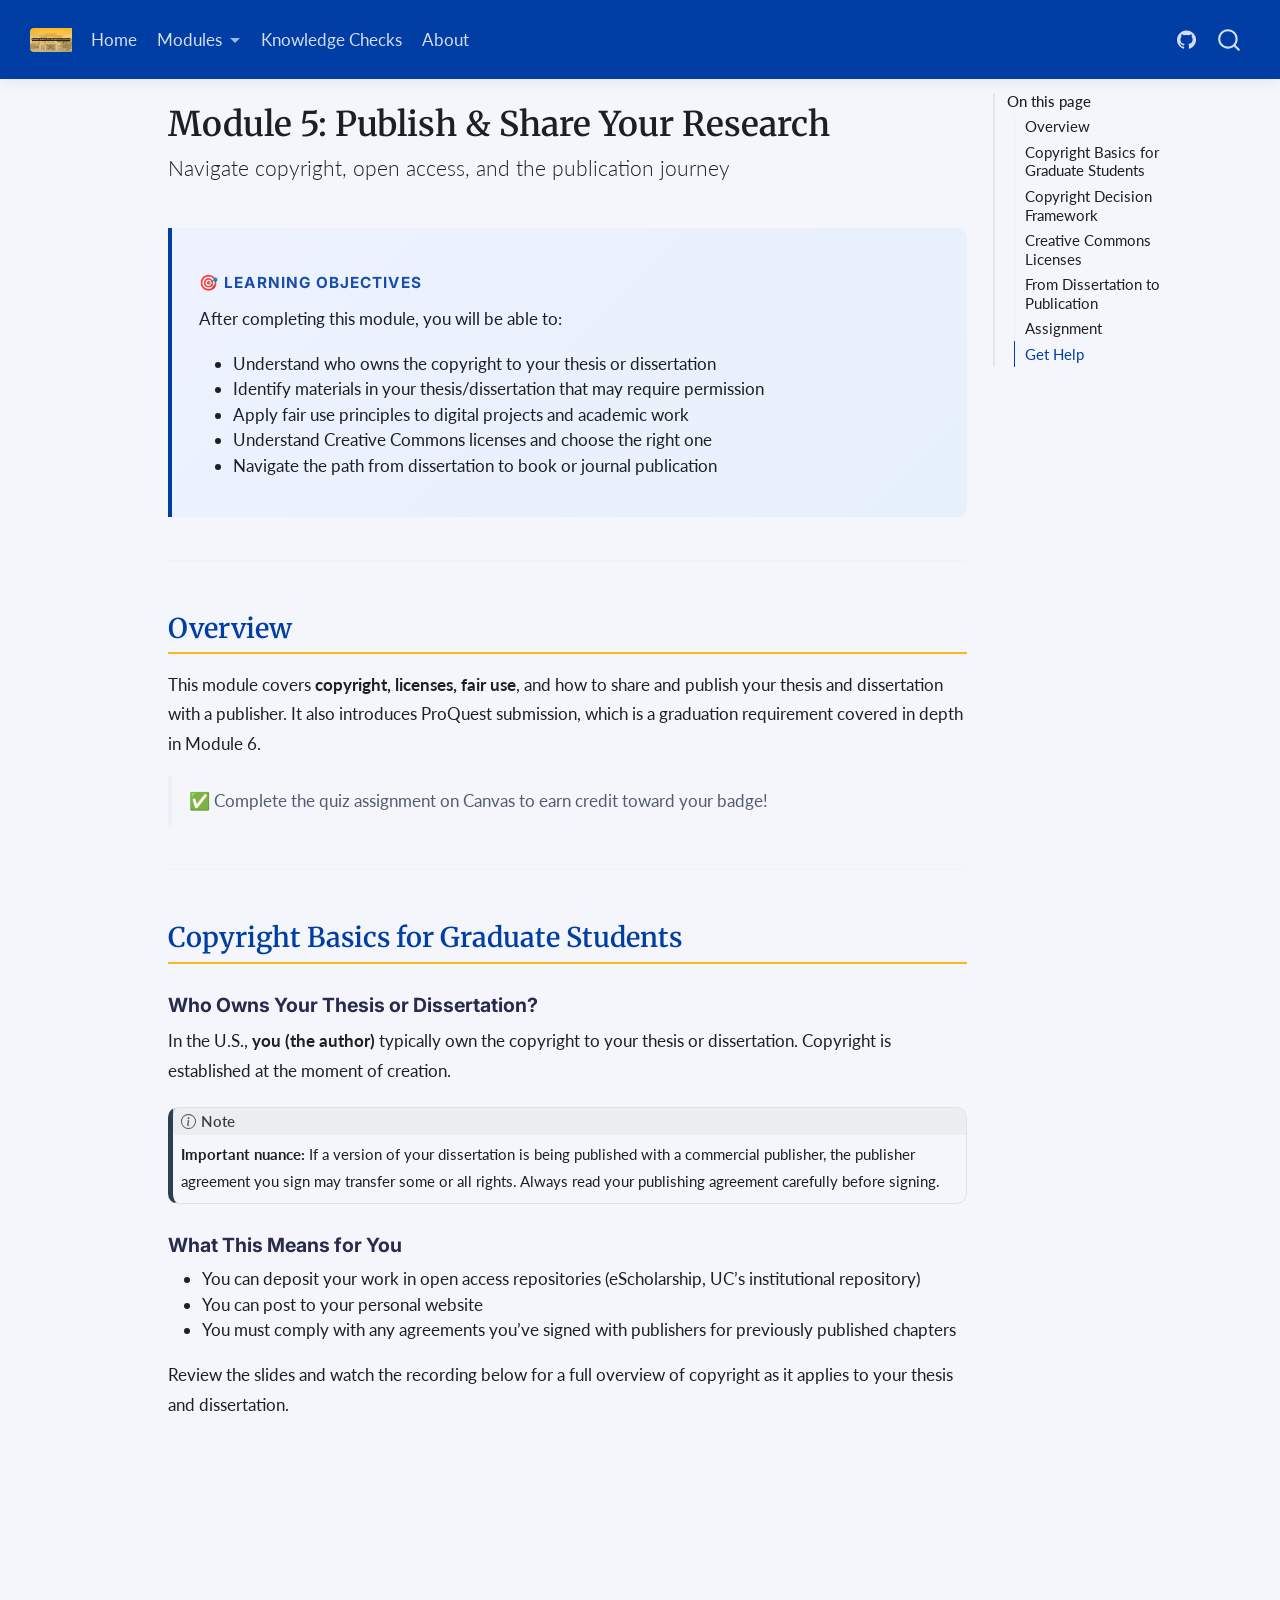
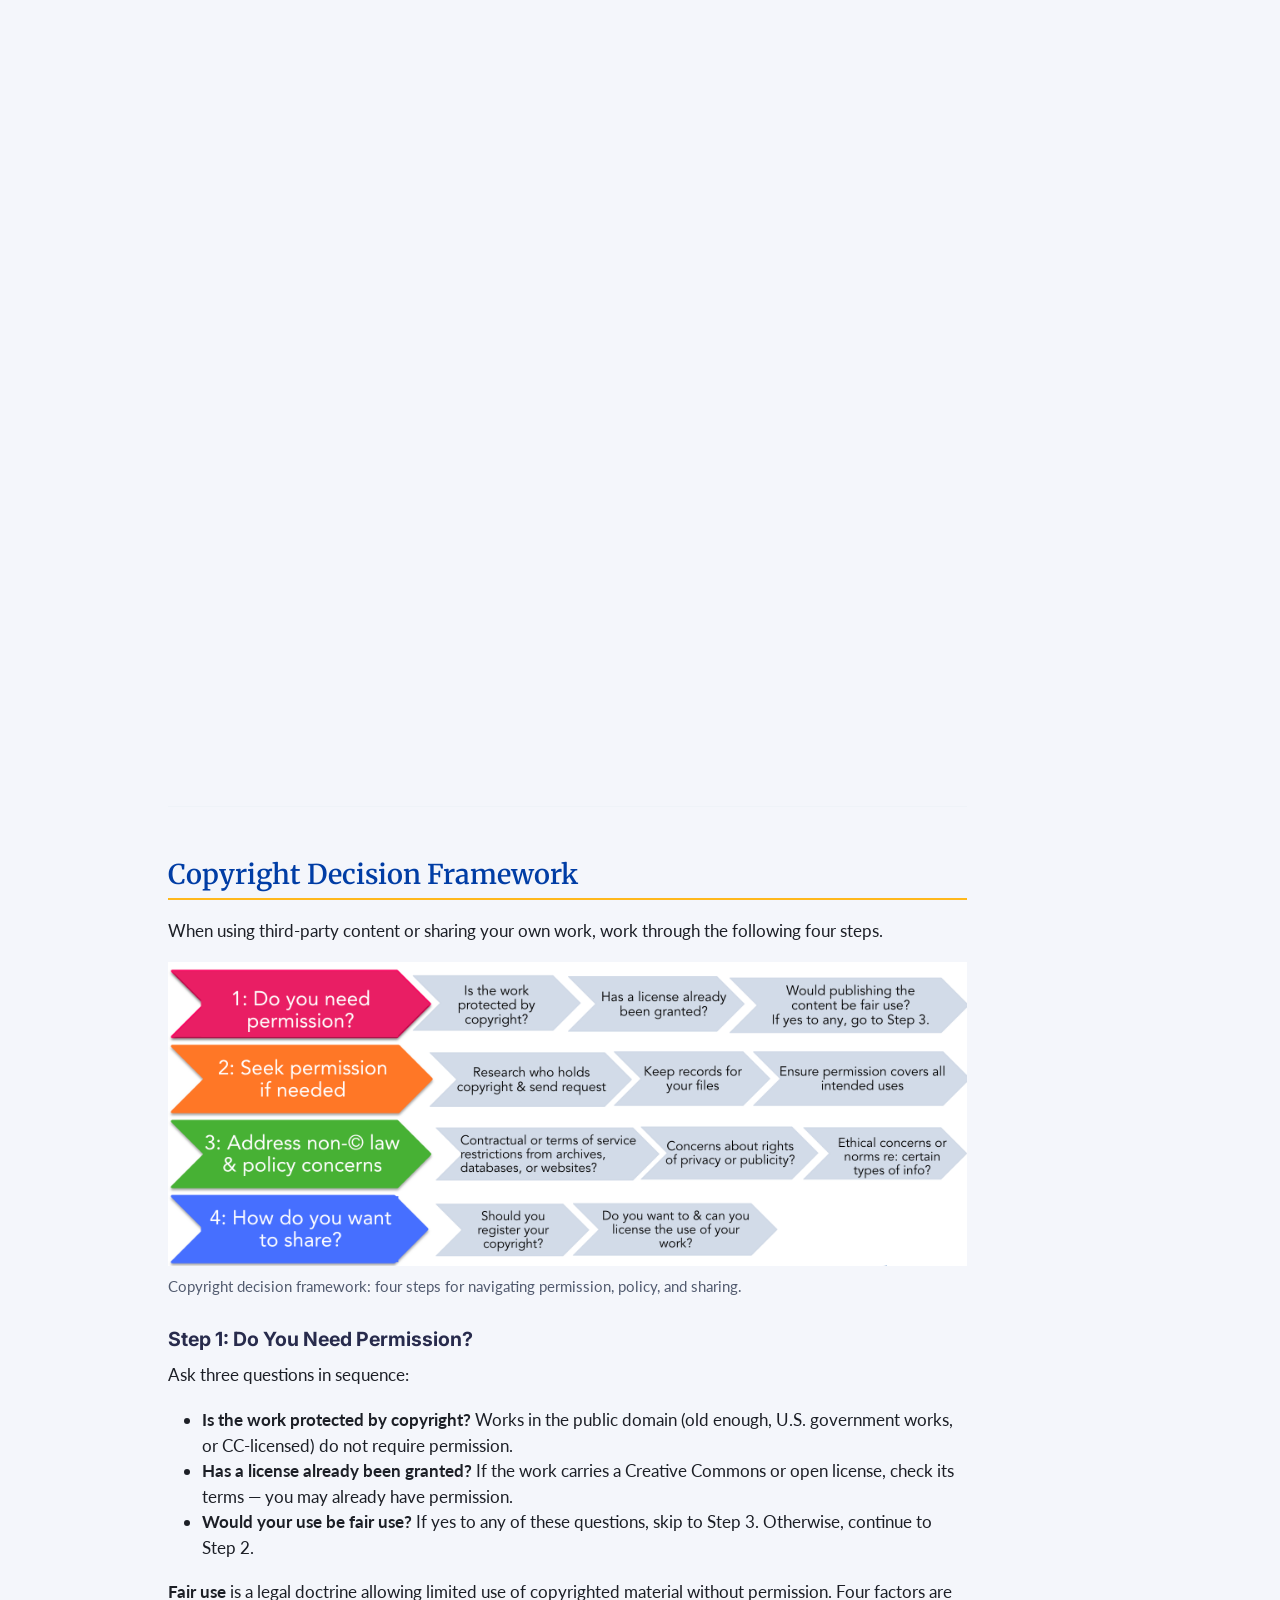
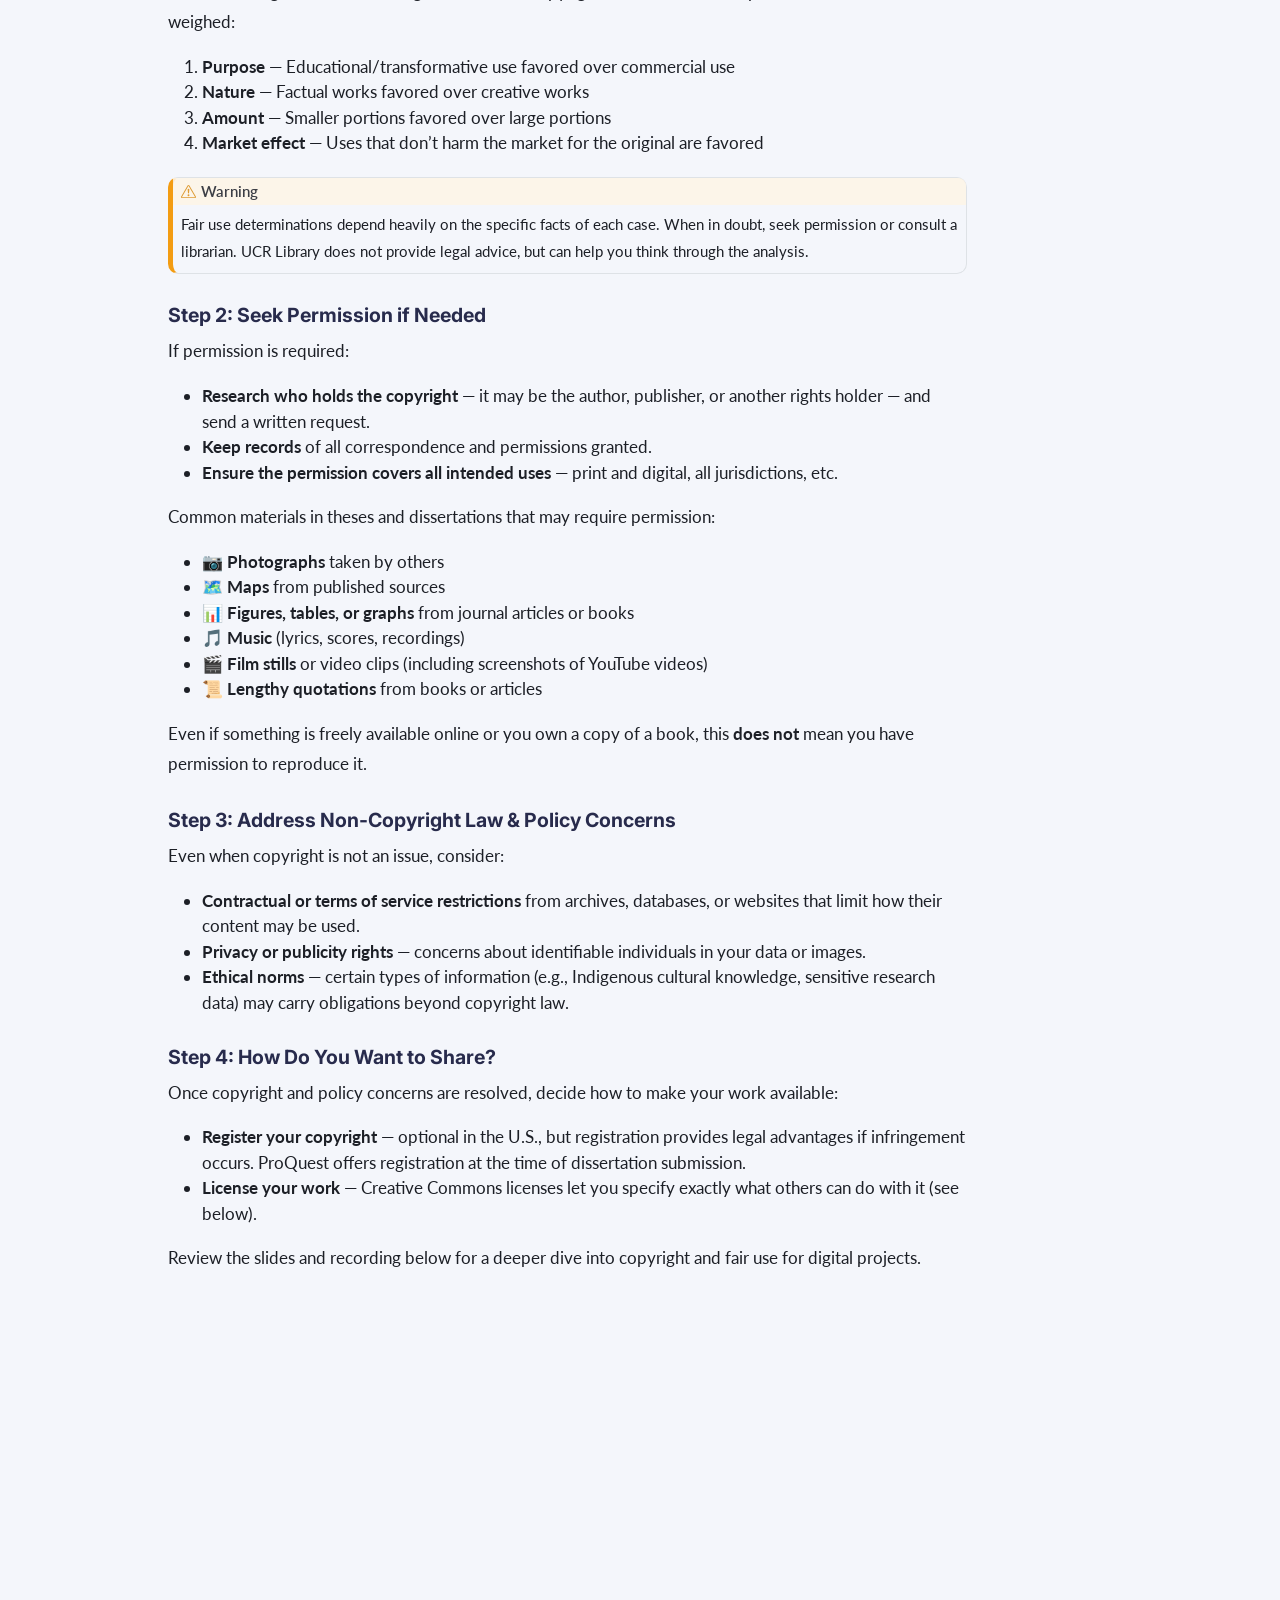
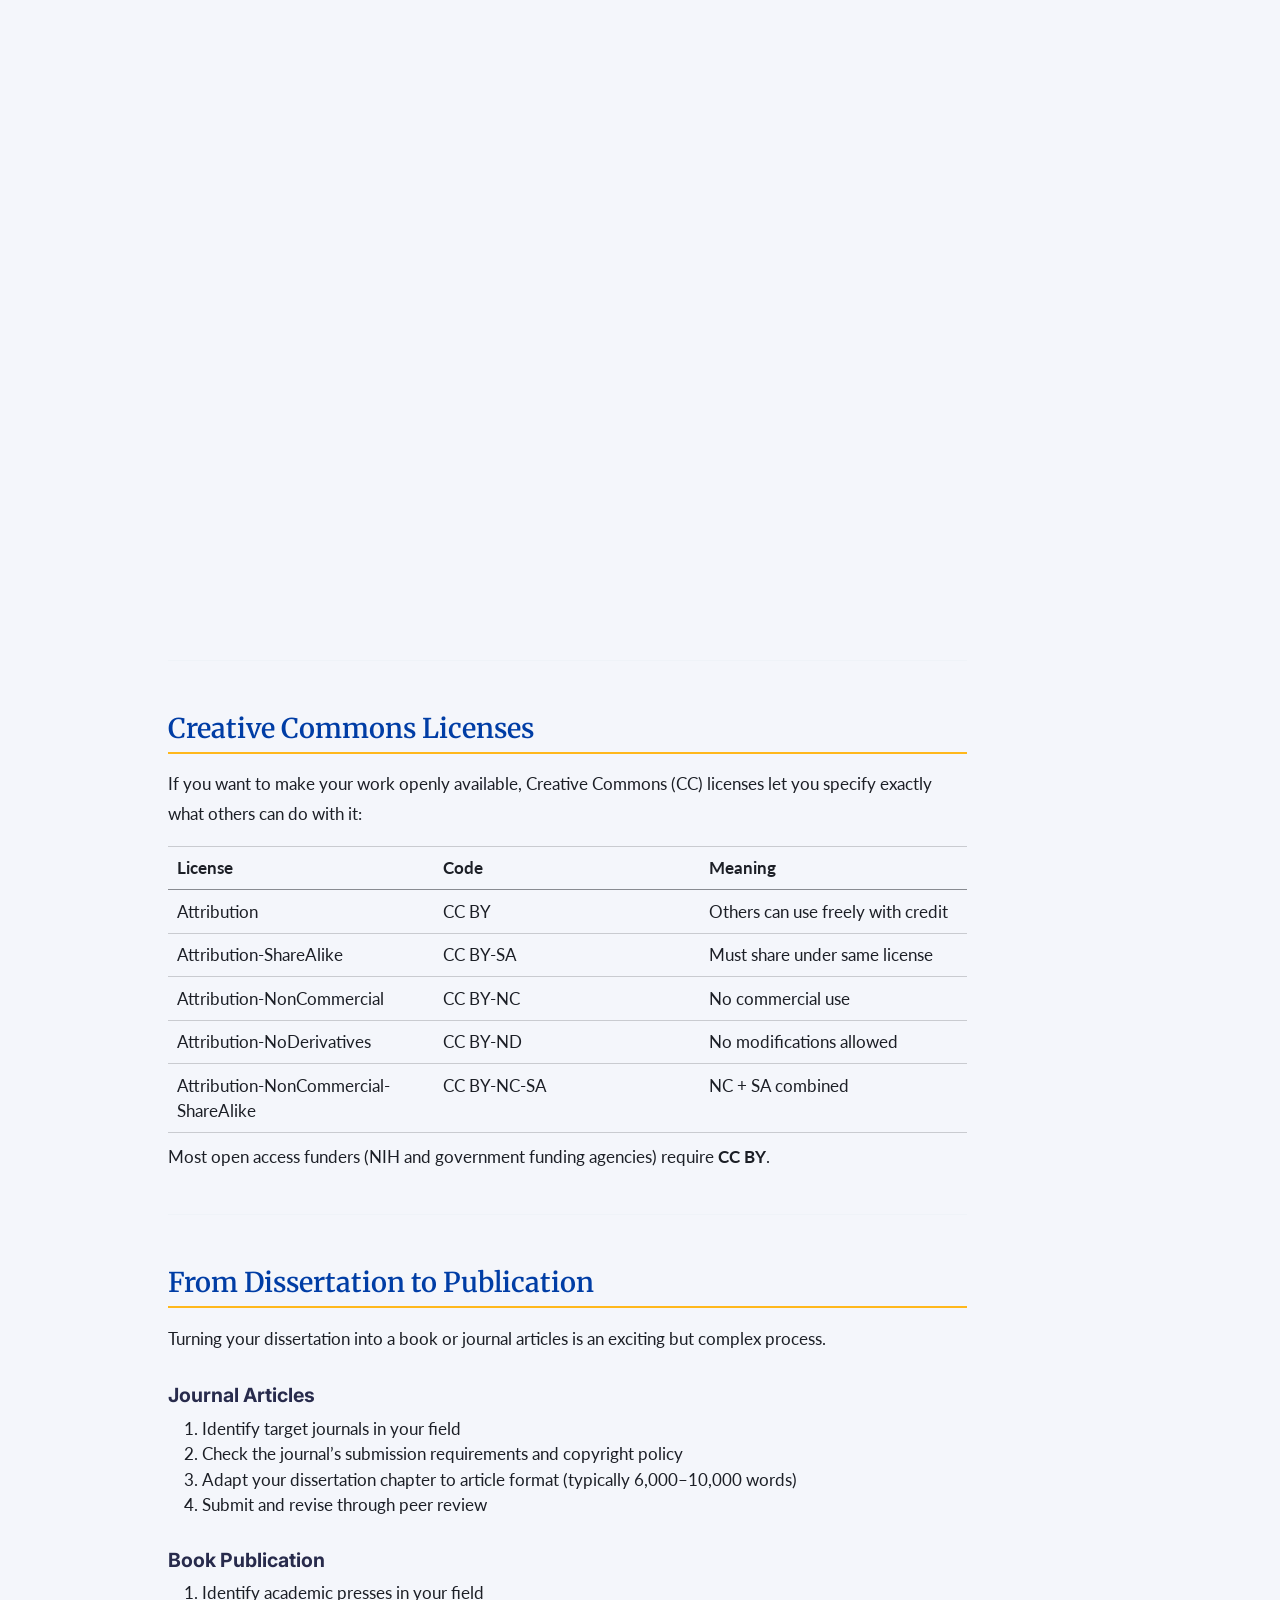
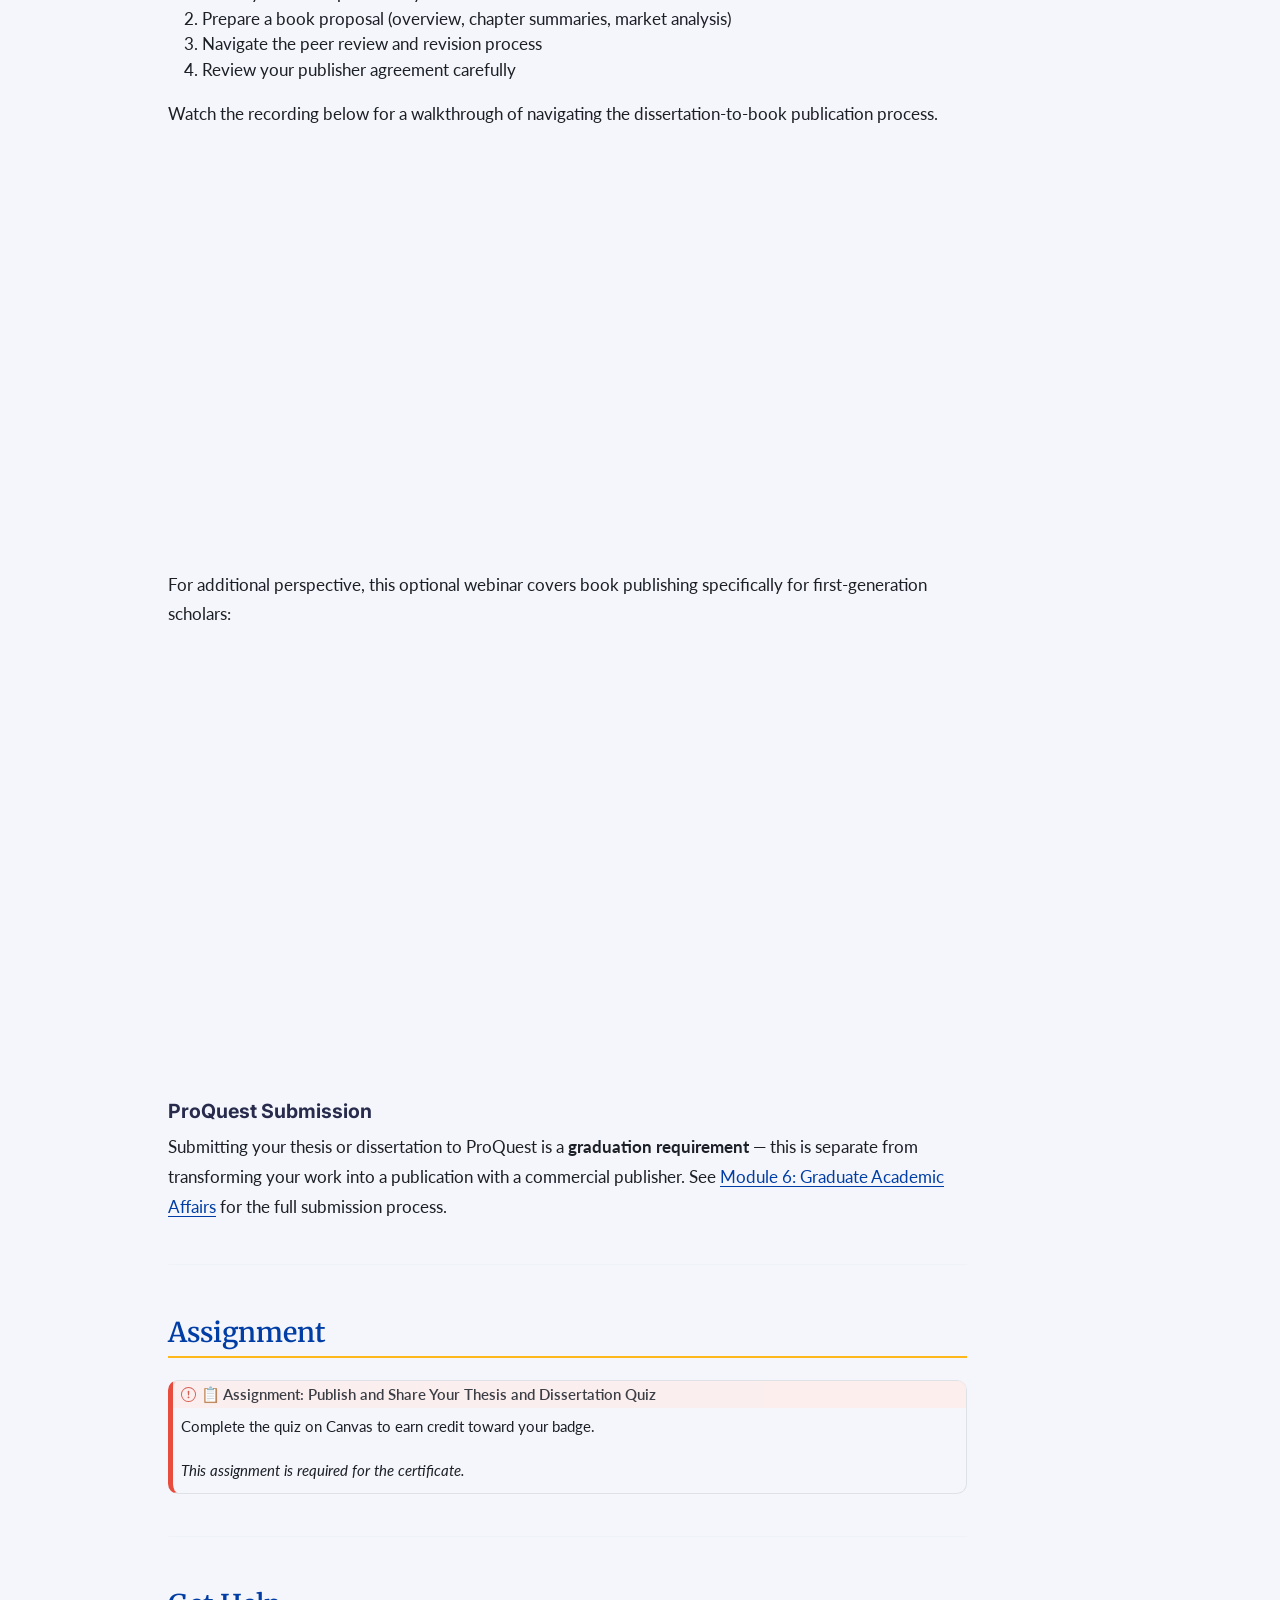
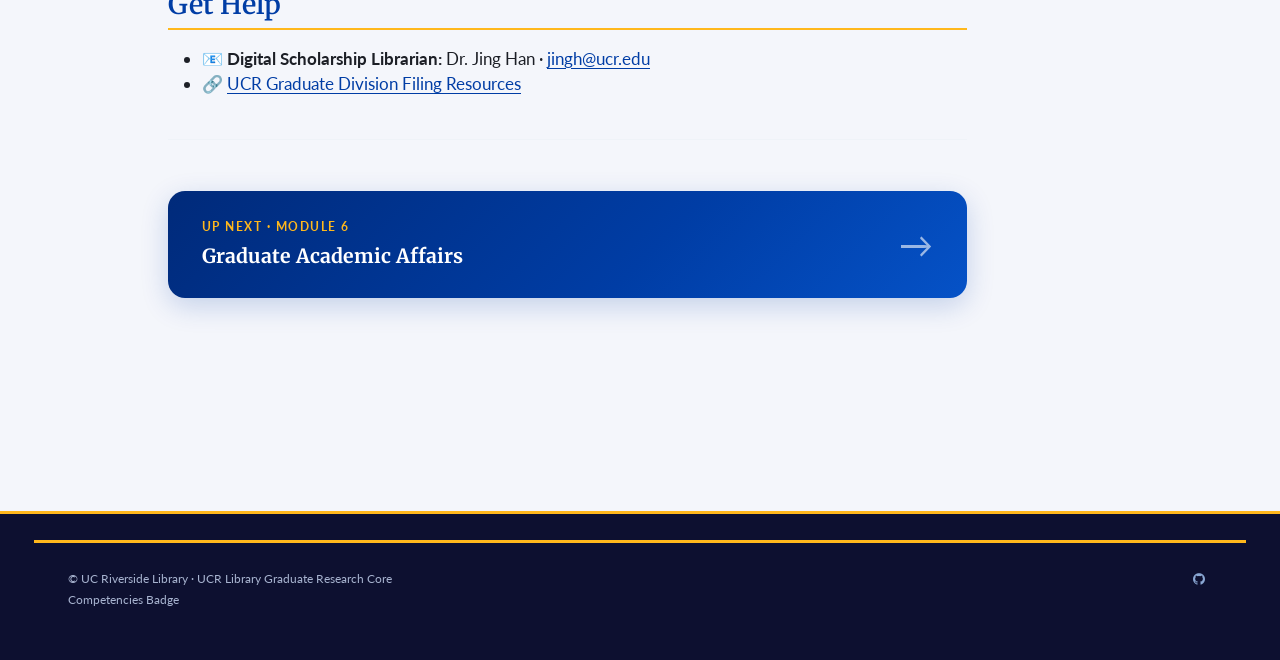
<file: docs/modules/05-publish-share.html>
<!DOCTYPE html>
<html xmlns="http://www.w3.org/1999/xhtml" lang="en" xml:lang="en"><head>

<meta charset="utf-8">
<meta name="generator" content="quarto-1.9.36">

<meta name="viewport" content="width=device-width, initial-scale=1.0, user-scalable=yes">


<title>Module 5: Publish &amp; Share Your Research – UCR Library Graduate Research Core Competencies Badge</title>
<style>
/* Default styles provided by pandoc.
** See https://pandoc.org/MANUAL.html#variables-for-html for config info.
*/
code{white-space: pre-wrap;}
span.smallcaps{font-variant: small-caps;}
div.columns{display: flex; gap: min(4vw, 1.5em);}
div.column{flex: auto; overflow-x: auto;}
div.hanging-indent{margin-left: 1.5em; text-indent: -1.5em;}
ul.task-list{list-style: none;}
ul.task-list li input[type="checkbox"] {
  width: 0.8em;
  margin: 0 0.8em 0.2em -1em; /* quarto-specific, see https://github.com/quarto-dev/quarto-cli/issues/4556 */ 
  vertical-align: middle;
}
</style>


<script src="../site_libs/quarto-nav/quarto-nav.js"></script>
<script src="../site_libs/quarto-nav/headroom.min.js"></script>
<script src="../site_libs/clipboard/clipboard.min.js"></script>
<script src="../site_libs/quarto-search/autocomplete.umd.js"></script>
<script src="../site_libs/quarto-search/fuse.min.js"></script>
<script src="../site_libs/quarto-search/quarto-search.js"></script>
<meta name="quarto:offset" content="../">
<link href="../images/certificate-thumbnail.jpg" rel="icon" type="image/jpeg">
<script src="../site_libs/quarto-html/quarto.js" type="module"></script>
<script src="../site_libs/quarto-html/tabsets/tabsets.js" type="module"></script>
<script src="../site_libs/quarto-html/popper.min.js"></script>
<script src="../site_libs/quarto-html/tippy.umd.min.js"></script>
<script src="../site_libs/quarto-html/anchor.min.js"></script>
<link href="../site_libs/quarto-html/tippy.css" rel="stylesheet">
<link href="../site_libs/quarto-html/quarto-syntax-highlighting-845c23b38eaddc0f92fda52bfe77a8c8.css" rel="stylesheet" id="quarto-text-highlighting-styles">
<script src="../site_libs/bootstrap/bootstrap.min.js"></script>
<link href="../site_libs/bootstrap/bootstrap-icons.css" rel="stylesheet">
<link href="../site_libs/bootstrap/bootstrap-c757c3e3eb24b55221ff6a535b5bb890.min.css" rel="stylesheet" append-hash="true" id="quarto-bootstrap" data-mode="light">
<script id="quarto-search-options" type="application/json">{
  "location": "navbar",
  "copy-button": false,
  "collapse-after": 3,
  "panel-placement": "end",
  "type": "overlay",
  "limit": 50,
  "keyboard-shortcut": [
    "f",
    "/",
    "s"
  ],
  "show-item-context": false,
  "language": {
    "search-no-results-text": "No results",
    "search-matching-documents-text": "matching documents",
    "search-copy-link-title": "Copy link to search",
    "search-hide-matches-text": "Hide additional matches",
    "search-more-match-text": "more match in this document",
    "search-more-matches-text": "more matches in this document",
    "search-clear-button-title": "Clear",
    "search-text-placeholder": "",
    "search-detached-cancel-button-title": "Cancel",
    "search-submit-button-title": "Submit",
    "search-label": "Search"
  }
}</script>
<script async="" src="https://www.googletagmanager.com/gtag/js?id=G-T1QKSM81L6"></script>

<script type="text/javascript">

window.dataLayer = window.dataLayer || [];
function gtag(){dataLayer.push(arguments);}
gtag('js', new Date());
gtag('config', 'G-T1QKSM81L6', { 'anonymize_ip': true});
</script>
<style>html{ scroll-behavior: smooth; }</style>
<link rel="preconnect" href="https://fonts.googleapis.com">
<link href="https://fonts.googleapis.com/css2?family=Inter:wght@300;400;600;700&amp;family=Merriweather:wght@400;700&amp;display=swap" rel="stylesheet">


</head>

<body class="nav-fixed quarto-light">

<div id="quarto-search-results"></div>
  <header id="quarto-header" class="headroom fixed-top">
    <nav class="navbar navbar-expand-lg " data-bs-theme="dark">
      <div class="navbar-container container-fluid">
      <div class="navbar-brand-container mx-auto">
    <a href="../index.html" class="navbar-brand navbar-brand-logo">
    <img src="../images/certificate-thumbnail.jpg" alt="GRCC Badge" class="navbar-logo light-content">
    <img src="../images/certificate-thumbnail.jpg" alt="GRCC Badge" class="navbar-logo dark-content">
    </a>
  </div>
            <div id="quarto-search" class="" title="Search"></div>
          <button class="navbar-toggler" type="button" data-bs-toggle="collapse" data-bs-target="#navbarCollapse" aria-controls="navbarCollapse" role="menu" aria-expanded="false" aria-label="Toggle navigation" onclick="if (window.quartoToggleHeadroom) { window.quartoToggleHeadroom(); }">
  <span class="navbar-toggler-icon"></span>
</button>
          <div class="collapse navbar-collapse" id="navbarCollapse">
            <ul class="navbar-nav navbar-nav-scroll me-auto">
  <li class="nav-item">
    <a class="nav-link" href="../index.html"> 
<span class="menu-text">Home</span></a>
  </li>  
  <li class="nav-item dropdown ">
    <a class="nav-link dropdown-toggle" href="#" id="nav-menu-modules" role="link" data-bs-toggle="dropdown" aria-expanded="false">
 <span class="menu-text">Modules</span>
    </a>
    <ul class="dropdown-menu" aria-labelledby="nav-menu-modules">    
        <li>
    <a class="dropdown-item" href="../modules/01-citation-management.html">
 <span class="dropdown-text">1 · Citation Management</span></a>
  </li>  
        <li>
    <a class="dropdown-item" href="../modules/02-scholarly-communication.html">
 <span class="dropdown-text">2 · Scholarly Communication</span></a>
  </li>  
        <li>
    <a class="dropdown-item" href="../modules/03-data-management.html">
 <span class="dropdown-text">3 · Data Management</span></a>
  </li>  
        <li>
    <a class="dropdown-item" href="../modules/04-literature-review.html">
 <span class="dropdown-text">4 · Literature Review Strategies</span></a>
  </li>  
        <li>
    <a class="dropdown-item" href="../modules/05-publish-share.html">
 <span class="dropdown-text">5 · Publish &amp; Share Your Research</span></a>
  </li>  
        <li>
    <a class="dropdown-item" href="../modules/06-graduate-academic-affairs.html">
 <span class="dropdown-text">6 · Graduate Academic Affairs</span></a>
  </li>  
        <li>
    <a class="dropdown-item" href="../modules/07-capstone.html">
 <span class="dropdown-text">7 · Capstone: Research Plan</span></a>
  </li>  
    </ul>
  </li>
  <li class="nav-item">
    <a class="nav-link" href="../knowledge-checks.html"> 
<span class="menu-text">Knowledge Checks</span></a>
  </li>  
  <li class="nav-item">
    <a class="nav-link" href="../about.html"> 
<span class="menu-text">About</span></a>
  </li>  
</ul>
            <ul class="navbar-nav navbar-nav-scroll ms-auto">
  <li class="nav-item compact">
    <a class="nav-link" href="https://github.com/jinghanlib/grcc-certificate"> <i class="bi bi-github" role="img" aria-label="GitHub">
</i> 
<span class="menu-text"></span></a>
  </li>  
</ul>
          </div> <!-- /navcollapse -->
            <div class="quarto-navbar-tools">
</div>
      </div> <!-- /container-fluid -->
    </nav>
</header>
<!-- content -->
<div id="quarto-content" class="quarto-container page-columns page-rows-contents page-layout-article page-navbar">
<!-- sidebar -->
<!-- margin-sidebar -->
    <div id="quarto-margin-sidebar" class="sidebar margin-sidebar">
        <nav id="TOC" role="doc-toc" class="toc-active">
    <h2 id="toc-title">On this page</h2>
   
  <ul>
  <li><a href="#overview" id="toc-overview" class="nav-link active" data-scroll-target="#overview">Overview</a></li>
  <li><a href="#copyright-basics-for-graduate-students" id="toc-copyright-basics-for-graduate-students" class="nav-link" data-scroll-target="#copyright-basics-for-graduate-students">Copyright Basics for Graduate Students</a>
  <ul class="collapse">
  <li><a href="#who-owns-your-thesis-or-dissertation" id="toc-who-owns-your-thesis-or-dissertation" class="nav-link" data-scroll-target="#who-owns-your-thesis-or-dissertation">Who Owns Your Thesis or Dissertation?</a></li>
  <li><a href="#what-this-means-for-you" id="toc-what-this-means-for-you" class="nav-link" data-scroll-target="#what-this-means-for-you">What This Means for You</a></li>
  </ul></li>
  <li><a href="#copyright-decision-framework" id="toc-copyright-decision-framework" class="nav-link" data-scroll-target="#copyright-decision-framework">Copyright Decision Framework</a>
  <ul class="collapse">
  <li><a href="#step-1-do-you-need-permission" id="toc-step-1-do-you-need-permission" class="nav-link" data-scroll-target="#step-1-do-you-need-permission">Step 1: Do You Need Permission?</a></li>
  <li><a href="#step-2-seek-permission-if-needed" id="toc-step-2-seek-permission-if-needed" class="nav-link" data-scroll-target="#step-2-seek-permission-if-needed">Step 2: Seek Permission if Needed</a></li>
  <li><a href="#step-3-address-non-copyright-law-policy-concerns" id="toc-step-3-address-non-copyright-law-policy-concerns" class="nav-link" data-scroll-target="#step-3-address-non-copyright-law-policy-concerns">Step 3: Address Non-Copyright Law &amp; Policy Concerns</a></li>
  <li><a href="#step-4-how-do-you-want-to-share" id="toc-step-4-how-do-you-want-to-share" class="nav-link" data-scroll-target="#step-4-how-do-you-want-to-share">Step 4: How Do You Want to Share?</a></li>
  </ul></li>
  <li><a href="#creative-commons-licenses" id="toc-creative-commons-licenses" class="nav-link" data-scroll-target="#creative-commons-licenses">Creative Commons Licenses</a></li>
  <li><a href="#from-dissertation-to-publication" id="toc-from-dissertation-to-publication" class="nav-link" data-scroll-target="#from-dissertation-to-publication">From Dissertation to Publication</a>
  <ul class="collapse">
  <li><a href="#journal-articles" id="toc-journal-articles" class="nav-link" data-scroll-target="#journal-articles">Journal Articles</a></li>
  <li><a href="#book-publication" id="toc-book-publication" class="nav-link" data-scroll-target="#book-publication">Book Publication</a></li>
  <li><a href="#proquest-submission" id="toc-proquest-submission" class="nav-link" data-scroll-target="#proquest-submission">ProQuest Submission</a></li>
  </ul></li>
  <li><a href="#assignment" id="toc-assignment" class="nav-link" data-scroll-target="#assignment">Assignment</a></li>
  <li><a href="#get-help" id="toc-get-help" class="nav-link" data-scroll-target="#get-help">Get Help</a></li>
  </ul>
</nav>
    </div>
<!-- main -->
<main class="content" id="quarto-document-content">

<header id="title-block-header" class="quarto-title-block default">
<div class="quarto-title">
<h1 class="title">Module 5: Publish &amp; Share Your Research</h1>
<p class="subtitle lead">Navigate copyright, open access, and the publication journey</p>
</div>



<div class="quarto-title-meta">

    
  
    
  </div>
  


</header>


<section id="learning-objectives" class="level4 learning-objectives">
<h4 class="anchored" data-anchor-id="learning-objectives">🎯 Learning Objectives</h4>
<p>After completing this module, you will be able to:</p>
<ul>
<li>Understand who owns the copyright to your thesis or dissertation</li>
<li>Identify materials in your thesis/dissertation that may require permission</li>
<li>Apply fair use principles to digital projects and academic work</li>
<li>Understand Creative Commons licenses and choose the right one</li>
<li>Navigate the path from dissertation to book or journal publication</li>
</ul>
</section>
<hr>
<section id="overview" class="level2">
<h2 class="anchored" data-anchor-id="overview">Overview</h2>
<p>This module covers <strong>copyright, licenses, fair use</strong>, and how to share and publish your thesis and dissertation with a publisher. It also introduces ProQuest submission, which is a graduation requirement covered in depth in Module 6.</p>
<blockquote class="blockquote">
<p>✅ Complete the quiz assignment on Canvas to earn credit toward your badge!</p>
</blockquote>
<hr>
</section>
<section id="copyright-basics-for-graduate-students" class="level2">
<h2 class="anchored" data-anchor-id="copyright-basics-for-graduate-students">Copyright Basics for Graduate Students</h2>
<section id="who-owns-your-thesis-or-dissertation" class="level3">
<h3 class="anchored" data-anchor-id="who-owns-your-thesis-or-dissertation">Who Owns Your Thesis or Dissertation?</h3>
<p>In the U.S., <strong>you (the author)</strong> typically own the copyright to your thesis or dissertation. Copyright is established at the moment of creation.</p>
<div class="callout callout-style-default callout-note callout-titled">
<div class="callout-header d-flex align-content-center">
<div class="callout-icon-container">
<i class="callout-icon"></i>
</div>
<div class="callout-title-container flex-fill">
Note
</div>
</div>
<div class="callout-body-container callout-body">
<p><strong>Important nuance:</strong> If a version of your dissertation is being published with a commercial publisher, the publisher agreement you sign may transfer some or all rights. Always read your publishing agreement carefully before signing.</p>
</div>
</div>
</section>
<section id="what-this-means-for-you" class="level3">
<h3 class="anchored" data-anchor-id="what-this-means-for-you">What This Means for You</h3>
<ul>
<li>You can deposit your work in open access repositories (eScholarship, UC’s institutional repository)</li>
<li>You can post to your personal website</li>
<li>You must comply with any agreements you’ve signed with publishers for previously published chapters</li>
</ul>
<p>Review the slides and watch the recording below for a full overview of copyright as it applies to your thesis and dissertation.</p>
<iframe src="https://docs.google.com/presentation/d/1XVaSMT6icxuWbQ_pCGVwKyQZxqLjtw7pV42AqhBS5vQ/embed?start=false&amp;loop=false&amp;delayms=3000" width="100%" height="480" frameborder="0" allowfullscreen="">
</iframe>
<iframe width="100%" height="400" src="https://www.youtube.com/embed/7RKfl4rWJ2E" frameborder="0" allowfullscreen=""></iframe>
<hr>
</section>
</section>
<section id="copyright-decision-framework" class="level2">
<h2 class="anchored" data-anchor-id="copyright-decision-framework">Copyright Decision Framework</h2>
<p>When using third-party content or sharing your own work, work through the following four steps.</p>
<div class="quarto-figure quarto-figure-center">
<figure class="figure">
<p><img src="../images/copyright-workflow.png" class="img-fluid figure-img" style="width:100.0%" alt="A four-step copyright decision workflow. Step 1: Do you need permission? Step 2: Seek permission if needed. Step 3: Address non-copyright law and policy concerns. Step 4: How do you want to share?"></p>
<figcaption>Copyright decision framework: four steps for navigating permission, policy, and sharing.</figcaption>
</figure>
</div>
<section id="step-1-do-you-need-permission" class="level3">
<h3 class="anchored" data-anchor-id="step-1-do-you-need-permission">Step 1: Do You Need Permission?</h3>
<p>Ask three questions in sequence:</p>
<ul>
<li><strong>Is the work protected by copyright?</strong> Works in the public domain (old enough, U.S. government works, or CC-licensed) do not require permission.</li>
<li><strong>Has a license already been granted?</strong> If the work carries a Creative Commons or open license, check its terms — you may already have permission.</li>
<li><strong>Would your use be fair use?</strong> If yes to any of these questions, skip to Step 3. Otherwise, continue to Step 2.</li>
</ul>
<p><strong>Fair use</strong> is a legal doctrine allowing limited use of copyrighted material without permission. Four factors are weighed:</p>
<ol type="1">
<li><strong>Purpose</strong> — Educational/transformative use favored over commercial use</li>
<li><strong>Nature</strong> — Factual works favored over creative works</li>
<li><strong>Amount</strong> — Smaller portions favored over large portions</li>
<li><strong>Market effect</strong> — Uses that don’t harm the market for the original are favored</li>
</ol>
<div class="callout callout-style-default callout-warning callout-titled">
<div class="callout-header d-flex align-content-center">
<div class="callout-icon-container">
<i class="callout-icon"></i>
</div>
<div class="callout-title-container flex-fill">
Warning
</div>
</div>
<div class="callout-body-container callout-body">
<p>Fair use determinations depend heavily on the specific facts of each case. When in doubt, seek permission or consult a librarian. UCR Library does not provide legal advice, but can help you think through the analysis.</p>
</div>
</div>
</section>
<section id="step-2-seek-permission-if-needed" class="level3">
<h3 class="anchored" data-anchor-id="step-2-seek-permission-if-needed">Step 2: Seek Permission if Needed</h3>
<p>If permission is required:</p>
<ul>
<li><strong>Research who holds the copyright</strong> — it may be the author, publisher, or another rights holder — and send a written request.</li>
<li><strong>Keep records</strong> of all correspondence and permissions granted.</li>
<li><strong>Ensure the permission covers all intended uses</strong> — print and digital, all jurisdictions, etc.</li>
</ul>
<p>Common materials in theses and dissertations that may require permission:</p>
<ul>
<li>📷 <strong>Photographs</strong> taken by others</li>
<li>🗺️ <strong>Maps</strong> from published sources</li>
<li>📊 <strong>Figures, tables, or graphs</strong> from journal articles or books</li>
<li>🎵 <strong>Music</strong> (lyrics, scores, recordings)</li>
<li>🎬 <strong>Film stills</strong> or video clips (including screenshots of YouTube videos)</li>
<li>📜 <strong>Lengthy quotations</strong> from books or articles</li>
</ul>
<p>Even if something is freely available online or you own a copy of a book, this <strong>does not</strong> mean you have permission to reproduce it.</p>
</section>
<section id="step-3-address-non-copyright-law-policy-concerns" class="level3">
<h3 class="anchored" data-anchor-id="step-3-address-non-copyright-law-policy-concerns">Step 3: Address Non-Copyright Law &amp; Policy Concerns</h3>
<p>Even when copyright is not an issue, consider:</p>
<ul>
<li><strong>Contractual or terms of service restrictions</strong> from archives, databases, or websites that limit how their content may be used.</li>
<li><strong>Privacy or publicity rights</strong> — concerns about identifiable individuals in your data or images.</li>
<li><strong>Ethical norms</strong> — certain types of information (e.g., Indigenous cultural knowledge, sensitive research data) may carry obligations beyond copyright law.</li>
</ul>
</section>
<section id="step-4-how-do-you-want-to-share" class="level3">
<h3 class="anchored" data-anchor-id="step-4-how-do-you-want-to-share">Step 4: How Do You Want to Share?</h3>
<p>Once copyright and policy concerns are resolved, decide how to make your work available:</p>
<ul>
<li><strong>Register your copyright</strong> — optional in the U.S., but registration provides legal advantages if infringement occurs. ProQuest offers registration at the time of dissertation submission.</li>
<li><strong>License your work</strong> — Creative Commons licenses let you specify exactly what others can do with it (see below).</li>
</ul>
<p>Review the slides and recording below for a deeper dive into copyright and fair use for digital projects.</p>
<iframe src="https://docs.google.com/presentation/d/1sjOKJPA4bcc-1L7Cwv7nwUpB1cZG3Xy3lKpcLocUvA4/embed?start=false&amp;loop=false&amp;delayms=3000" width="100%" height="480" frameborder="0" allowfullscreen="">
</iframe>
<iframe width="100%" height="400" src="https://www.youtube.com/embed/vmX6g9NZ_4g" frameborder="0" allowfullscreen=""></iframe>
<hr>
</section>
</section>
<section id="creative-commons-licenses" class="level2">
<h2 class="anchored" data-anchor-id="creative-commons-licenses">Creative Commons Licenses</h2>
<p>If you want to make your work openly available, Creative Commons (CC) licenses let you specify exactly what others can do with it:</p>
<table class="caption-top table">
<colgroup>
<col style="width: 33%">
<col style="width: 33%">
<col style="width: 33%">
</colgroup>
<thead>
<tr class="header">
<th>License</th>
<th>Code</th>
<th>Meaning</th>
</tr>
</thead>
<tbody>
<tr class="odd">
<td>Attribution</td>
<td>CC BY</td>
<td>Others can use freely with credit</td>
</tr>
<tr class="even">
<td>Attribution-ShareAlike</td>
<td>CC BY-SA</td>
<td>Must share under same license</td>
</tr>
<tr class="odd">
<td>Attribution-NonCommercial</td>
<td>CC BY-NC</td>
<td>No commercial use</td>
</tr>
<tr class="even">
<td>Attribution-NoDerivatives</td>
<td>CC BY-ND</td>
<td>No modifications allowed</td>
</tr>
<tr class="odd">
<td>Attribution-NonCommercial-ShareAlike</td>
<td>CC BY-NC-SA</td>
<td>NC + SA combined</td>
</tr>
</tbody>
</table>
<p>Most open access funders (NIH and government funding agencies) require <strong>CC BY</strong>.</p>
<hr>
</section>
<section id="from-dissertation-to-publication" class="level2">
<h2 class="anchored" data-anchor-id="from-dissertation-to-publication">From Dissertation to Publication</h2>
<p>Turning your dissertation into a book or journal articles is an exciting but complex process.</p>
<section id="journal-articles" class="level3">
<h3 class="anchored" data-anchor-id="journal-articles">Journal Articles</h3>
<ol type="1">
<li>Identify target journals in your field</li>
<li>Check the journal’s submission requirements and copyright policy</li>
<li>Adapt your dissertation chapter to article format (typically 6,000–10,000 words)</li>
<li>Submit and revise through peer review</li>
</ol>
</section>
<section id="book-publication" class="level3">
<h3 class="anchored" data-anchor-id="book-publication">Book Publication</h3>
<ol type="1">
<li>Identify academic presses in your field</li>
<li>Prepare a book proposal (overview, chapter summaries, market analysis)</li>
<li>Navigate the peer review and revision process</li>
<li>Review your publisher agreement carefully</li>
</ol>
<p>Watch the recording below for a walkthrough of navigating the dissertation-to-book publication process.</p>
<iframe width="100%" height="400" src="https://www.youtube.com/embed/g4VduJLstBY" frameborder="0" allowfullscreen=""></iframe>
<p>For additional perspective, this optional webinar covers book publishing specifically for first-generation scholars:</p>
<iframe width="100%" height="400" src="https://www.youtube.com/embed/R3QSi5NMBNA" frameborder="0" allowfullscreen=""></iframe>
</section>
<section id="proquest-submission" class="level3">
<h3 class="anchored" data-anchor-id="proquest-submission">ProQuest Submission</h3>
<p>Submitting your thesis or dissertation to ProQuest is a <strong>graduation requirement</strong> — this is separate from transforming your work into a publication with a commercial publisher. See <a href="../modules/06-graduate-academic-affairs.html">Module 6: Graduate Academic Affairs</a> for the full submission process.</p>
<hr>
</section>
</section>
<section id="assignment" class="level2">
<h2 class="anchored" data-anchor-id="assignment">Assignment</h2>
<div class="callout callout-style-default callout-important callout-titled">
<div class="callout-header d-flex align-content-center">
<div class="callout-icon-container">
<i class="callout-icon"></i>
</div>
<div class="callout-title-container flex-fill">
<span class="screen-reader-only">Important</span>📋 Assignment: Publish and Share Your Thesis and Dissertation Quiz
</div>
</div>
<div class="callout-body-container callout-body">
<p>Complete the quiz on Canvas to earn credit toward your badge.</p>
<p><em>This assignment is required for the certificate.</em></p>
</div>
</div>
<hr>
</section>
<section id="get-help" class="level2">
<h2 class="anchored" data-anchor-id="get-help">Get Help</h2>
<ul>
<li>📧 <strong>Digital Scholarship Librarian:</strong> Dr.&nbsp;Jing Han · <a href="mailto:jingh@ucr.edu">jingh@ucr.edu</a></li>
<li>🔗 <a href="https://graduate.ucr.edu/filing-resources#formatting-and-submission-link">UCR Graduate Division Filing Resources</a></li>
</ul>
<hr>
<div class="next-module-banner">
  <a href="../modules/06-graduate-academic-affairs.html">
    <div>
      <div class="next-label">Up Next · Module 6</div>
      <div class="next-title">Graduate Academic Affairs</div>
    </div>
    <div class="next-arrow">→</div>
  </a>
</div>


</section>

</main> <!-- /main -->
<script id="quarto-html-after-body" type="application/javascript">
  window.document.addEventListener("DOMContentLoaded", function (event) {
    const icon = "";
    const anchorJS = new window.AnchorJS();
    anchorJS.options = {
      placement: 'right',
      icon: icon
    };
    anchorJS.add('.anchored');
    const isCodeAnnotation = (el) => {
      for (const clz of el.classList) {
        if (clz.startsWith('code-annotation-')) {                     
          return true;
        }
      }
      return false;
    }
    const onCopySuccess = function(e) {
      // button target
      const button = e.trigger;
      // don't keep focus
      button.blur();
      // flash "checked"
      button.classList.add('code-copy-button-checked');
      var currentTitle = button.getAttribute("title");
      button.setAttribute("title", "Copied!");
      let tooltip;
      if (window.bootstrap) {
        button.setAttribute("data-bs-toggle", "tooltip");
        button.setAttribute("data-bs-placement", "left");
        button.setAttribute("data-bs-title", "Copied!");
        tooltip = new bootstrap.Tooltip(button, 
          { trigger: "manual", 
            customClass: "code-copy-button-tooltip",
            offset: [0, -8]});
        tooltip.show();    
      }
      setTimeout(function() {
        if (tooltip) {
          tooltip.hide();
          button.removeAttribute("data-bs-title");
          button.removeAttribute("data-bs-toggle");
          button.removeAttribute("data-bs-placement");
        }
        button.setAttribute("title", currentTitle);
        button.classList.remove('code-copy-button-checked');
      }, 1000);
      // clear code selection
      e.clearSelection();
    }
    const getTextToCopy = function(trigger) {
      const outerScaffold = trigger.parentElement.cloneNode(true);
      const codeEl = outerScaffold.querySelector('code');
      for (const childEl of codeEl.children) {
        if (isCodeAnnotation(childEl)) {
          childEl.remove();
        }
      }
      return codeEl.innerText;
    }
    const clipboard = new window.ClipboardJS('.code-copy-button:not([data-in-quarto-modal])', {
      text: getTextToCopy
    });
    clipboard.on('success', onCopySuccess);
    if (window.document.getElementById('quarto-embedded-source-code-modal')) {
      const clipboardModal = new window.ClipboardJS('.code-copy-button[data-in-quarto-modal]', {
        text: getTextToCopy,
        container: window.document.getElementById('quarto-embedded-source-code-modal')
      });
      clipboardModal.on('success', onCopySuccess);
    }
      var localhostRegex = new RegExp(/^(?:http|https):\/\/localhost\:?[0-9]*\//);
      var mailtoRegex = new RegExp(/^mailto:/);
        var filterRegex = new RegExp('/' + window.location.host + '/');
      var isInternal = (href) => {
          return filterRegex.test(href) || localhostRegex.test(href) || mailtoRegex.test(href);
      }
      // Inspect non-navigation links and adorn them if external
     var links = window.document.querySelectorAll('a[href]:not(.nav-link):not(.navbar-brand):not(.toc-action):not(.sidebar-link):not(.sidebar-item-toggle):not(.pagination-link):not(.no-external):not([aria-hidden]):not(.dropdown-item):not(.quarto-navigation-tool):not(.about-link)');
      for (var i=0; i<links.length; i++) {
        const link = links[i];
        if (!isInternal(link.href)) {
          // undo the damage that might have been done by quarto-nav.js in the case of
          // links that we want to consider external
          if (link.dataset.originalHref !== undefined) {
            link.href = link.dataset.originalHref;
          }
            // target, if specified
            link.setAttribute("target", "_blank");
            if (link.getAttribute("rel") === null) {
              link.setAttribute("rel", "noopener");
            }
        }
      }
    function tippyHover(el, contentFn, onTriggerFn, onUntriggerFn) {
      const config = {
        allowHTML: true,
        maxWidth: 500,
        delay: 100,
        arrow: false,
        appendTo: function(el) {
            return el.parentElement;
        },
        interactive: true,
        interactiveBorder: 10,
        theme: 'quarto',
        placement: 'bottom-start',
      };
      if (contentFn) {
        config.content = contentFn;
      }
      if (onTriggerFn) {
        config.onTrigger = onTriggerFn;
      }
      if (onUntriggerFn) {
        config.onUntrigger = onUntriggerFn;
      }
      window.tippy(el, config); 
    }
    const noterefs = window.document.querySelectorAll('a[role="doc-noteref"]');
    for (var i=0; i<noterefs.length; i++) {
      const ref = noterefs[i];
      tippyHover(ref, function() {
        // use id or data attribute instead here
        let href = ref.getAttribute('data-footnote-href') || ref.getAttribute('href');
        try { href = new URL(href).hash; } catch {}
        const id = href.replace(/^#\/?/, "");
        const note = window.document.getElementById(id);
        if (note) {
          return note.innerHTML;
        } else {
          return "";
        }
      });
    }
    const xrefs = window.document.querySelectorAll('a.quarto-xref');
    const processXRef = (id, note) => {
      // Strip column container classes
      const stripColumnClz = (el) => {
        el.classList.remove("page-full", "page-columns");
        if (el.children) {
          for (const child of el.children) {
            stripColumnClz(child);
          }
        }
      }
      stripColumnClz(note)
      if (id === null || id.startsWith('sec-')) {
        // Special case sections, only their first couple elements
        const container = document.createElement("div");
        if (note.children && note.children.length > 2) {
          container.appendChild(note.children[0].cloneNode(true));
          for (let i = 1; i < note.children.length; i++) {
            const child = note.children[i];
            if (child.tagName === "P" && child.innerText === "") {
              continue;
            } else {
              container.appendChild(child.cloneNode(true));
              break;
            }
          }
          if (window.Quarto?.typesetMath) {
            window.Quarto.typesetMath(container);
          }
          return container.innerHTML
        } else {
          if (window.Quarto?.typesetMath) {
            window.Quarto.typesetMath(note);
          }
          return note.innerHTML;
        }
      } else {
        // Remove any anchor links if they are present
        const anchorLink = note.querySelector('a.anchorjs-link');
        if (anchorLink) {
          anchorLink.remove();
        }
        if (window.Quarto?.typesetMath) {
          window.Quarto.typesetMath(note);
        }
        if (note.classList.contains("callout")) {
          return note.outerHTML;
        } else {
          return note.innerHTML;
        }
      }
    }
    for (var i=0; i<xrefs.length; i++) {
      const xref = xrefs[i];
      tippyHover(xref, undefined, function(instance) {
        instance.disable();
        let url = xref.getAttribute('href');
        let hash = undefined; 
        if (url.startsWith('#')) {
          hash = url;
        } else {
          try { hash = new URL(url).hash; } catch {}
        }
        if (hash) {
          const id = hash.replace(/^#\/?/, "");
          const note = window.document.getElementById(id);
          if (note !== null) {
            try {
              const html = processXRef(id, note.cloneNode(true));
              instance.setContent(html);
            } finally {
              instance.enable();
              instance.show();
            }
          } else {
            // See if we can fetch this
            fetch(url.split('#')[0])
            .then(res => res.text())
            .then(html => {
              const parser = new DOMParser();
              const htmlDoc = parser.parseFromString(html, "text/html");
              const note = htmlDoc.getElementById(id);
              if (note !== null) {
                const html = processXRef(id, note);
                instance.setContent(html);
              } 
            }).finally(() => {
              instance.enable();
              instance.show();
            });
          }
        } else {
          // See if we can fetch a full url (with no hash to target)
          // This is a special case and we should probably do some content thinning / targeting
          fetch(url)
          .then(res => res.text())
          .then(html => {
            const parser = new DOMParser();
            const htmlDoc = parser.parseFromString(html, "text/html");
            const note = htmlDoc.querySelector('main.content');
            if (note !== null) {
              // This should only happen for chapter cross references
              // (since there is no id in the URL)
              // remove the first header
              if (note.children.length > 0 && note.children[0].tagName === "HEADER") {
                note.children[0].remove();
              }
              const html = processXRef(null, note);
              instance.setContent(html);
            } 
          }).finally(() => {
            instance.enable();
            instance.show();
          });
        }
      }, function(instance) {
      });
    }
        let selectedAnnoteEl;
        const selectorForAnnotation = ( cell, annotation) => {
          let cellAttr = 'data-code-cell="' + cell + '"';
          let lineAttr = 'data-code-annotation="' +  annotation + '"';
          const selector = 'span[' + cellAttr + '][' + lineAttr + ']';
          return selector;
        }
        const selectCodeLines = (annoteEl) => {
          const doc = window.document;
          const targetCell = annoteEl.getAttribute("data-target-cell");
          const targetAnnotation = annoteEl.getAttribute("data-target-annotation");
          const annoteSpan = window.document.querySelector(selectorForAnnotation(targetCell, targetAnnotation));
          const lines = annoteSpan.getAttribute("data-code-lines").split(",");
          const lineIds = lines.map((line) => {
            return targetCell + "-" + line;
          })
          let top = null;
          let height = null;
          let parent = null;
          if (lineIds.length > 0) {
              //compute the position of the single el (top and bottom and make a div)
              const el = window.document.getElementById(lineIds[0]);
              top = el.offsetTop;
              height = el.offsetHeight;
              parent = el.parentElement.parentElement;
            if (lineIds.length > 1) {
              const lastEl = window.document.getElementById(lineIds[lineIds.length - 1]);
              const bottom = lastEl.offsetTop + lastEl.offsetHeight;
              height = bottom - top;
            }
            if (top !== null && height !== null && parent !== null) {
              // cook up a div (if necessary) and position it 
              let div = window.document.getElementById("code-annotation-line-highlight");
              if (div === null) {
                div = window.document.createElement("div");
                div.setAttribute("id", "code-annotation-line-highlight");
                div.style.position = 'absolute';
                parent.appendChild(div);
              }
              div.style.top = top - 2 + "px";
              div.style.height = height + 4 + "px";
              div.style.left = 0;
              let gutterDiv = window.document.getElementById("code-annotation-line-highlight-gutter");
              if (gutterDiv === null) {
                gutterDiv = window.document.createElement("div");
                gutterDiv.setAttribute("id", "code-annotation-line-highlight-gutter");
                gutterDiv.style.position = 'absolute';
                const codeCell = window.document.getElementById(targetCell);
                const gutter = codeCell.querySelector('.code-annotation-gutter');
                gutter.appendChild(gutterDiv);
              }
              gutterDiv.style.top = top - 2 + "px";
              gutterDiv.style.height = height + 4 + "px";
            }
            selectedAnnoteEl = annoteEl;
          }
        };
        const unselectCodeLines = () => {
          const elementsIds = ["code-annotation-line-highlight", "code-annotation-line-highlight-gutter"];
          elementsIds.forEach((elId) => {
            const div = window.document.getElementById(elId);
            if (div) {
              div.remove();
            }
          });
          selectedAnnoteEl = undefined;
        };
          // Handle positioning of the toggle
      window.addEventListener(
        "resize",
        throttle(() => {
          elRect = undefined;
          if (selectedAnnoteEl) {
            selectCodeLines(selectedAnnoteEl);
          }
        }, 10)
      );
      function throttle(fn, ms) {
      let throttle = false;
      let timer;
        return (...args) => {
          if(!throttle) { // first call gets through
              fn.apply(this, args);
              throttle = true;
          } else { // all the others get throttled
              if(timer) clearTimeout(timer); // cancel #2
              timer = setTimeout(() => {
                fn.apply(this, args);
                timer = throttle = false;
              }, ms);
          }
        };
      }
        // Attach click handler to the DT
        const annoteDls = window.document.querySelectorAll('dt[data-target-cell]');
        for (const annoteDlNode of annoteDls) {
          annoteDlNode.addEventListener('click', (event) => {
            const clickedEl = event.target;
            if (clickedEl !== selectedAnnoteEl) {
              unselectCodeLines();
              const activeEl = window.document.querySelector('dt[data-target-cell].code-annotation-active');
              if (activeEl) {
                activeEl.classList.remove('code-annotation-active');
              }
              selectCodeLines(clickedEl);
              clickedEl.classList.add('code-annotation-active');
            } else {
              // Unselect the line
              unselectCodeLines();
              clickedEl.classList.remove('code-annotation-active');
            }
          });
        }
    const findCites = (el) => {
      const parentEl = el.parentElement;
      if (parentEl) {
        const cites = parentEl.dataset.cites;
        if (cites) {
          return {
            el,
            cites: cites.split(' ')
          };
        } else {
          return findCites(el.parentElement)
        }
      } else {
        return undefined;
      }
    };
    var bibliorefs = window.document.querySelectorAll('a[role="doc-biblioref"]');
    for (var i=0; i<bibliorefs.length; i++) {
      const ref = bibliorefs[i];
      const citeInfo = findCites(ref);
      if (citeInfo) {
        tippyHover(citeInfo.el, function() {
          var popup = window.document.createElement('div');
          citeInfo.cites.forEach(function(cite) {
            var citeDiv = window.document.createElement('div');
            citeDiv.classList.add('hanging-indent');
            citeDiv.classList.add('csl-entry');
            var biblioDiv = window.document.getElementById('ref-' + cite);
            if (biblioDiv) {
              citeDiv.innerHTML = biblioDiv.innerHTML;
            }
            popup.appendChild(citeDiv);
          });
          return popup.innerHTML;
        });
      }
    }
  });
  </script>
</div> <!-- /content -->
<footer class="footer">
  <div class="nav-footer">
    <div class="nav-footer-left">
<p>© UC Riverside Library · UCR Library Graduate Research Core Competencies Badge</p>
</div>   
    <div class="nav-footer-center">
      &nbsp;
    </div>
    <div class="nav-footer-right">
      <ul class="footer-items list-unstyled">
    <li class="nav-item compact">
    <a class="nav-link" href="https://github.com/jinghanlib/grcc-certificate">
      <i class="bi bi-github" role="img">
</i> 
    </a>
  </li>  
</ul>
    </div>
  </div>
</footer>




<script src="../site_libs/quarto-html/zenscroll-min.js"></script>
</body></html>
</file>
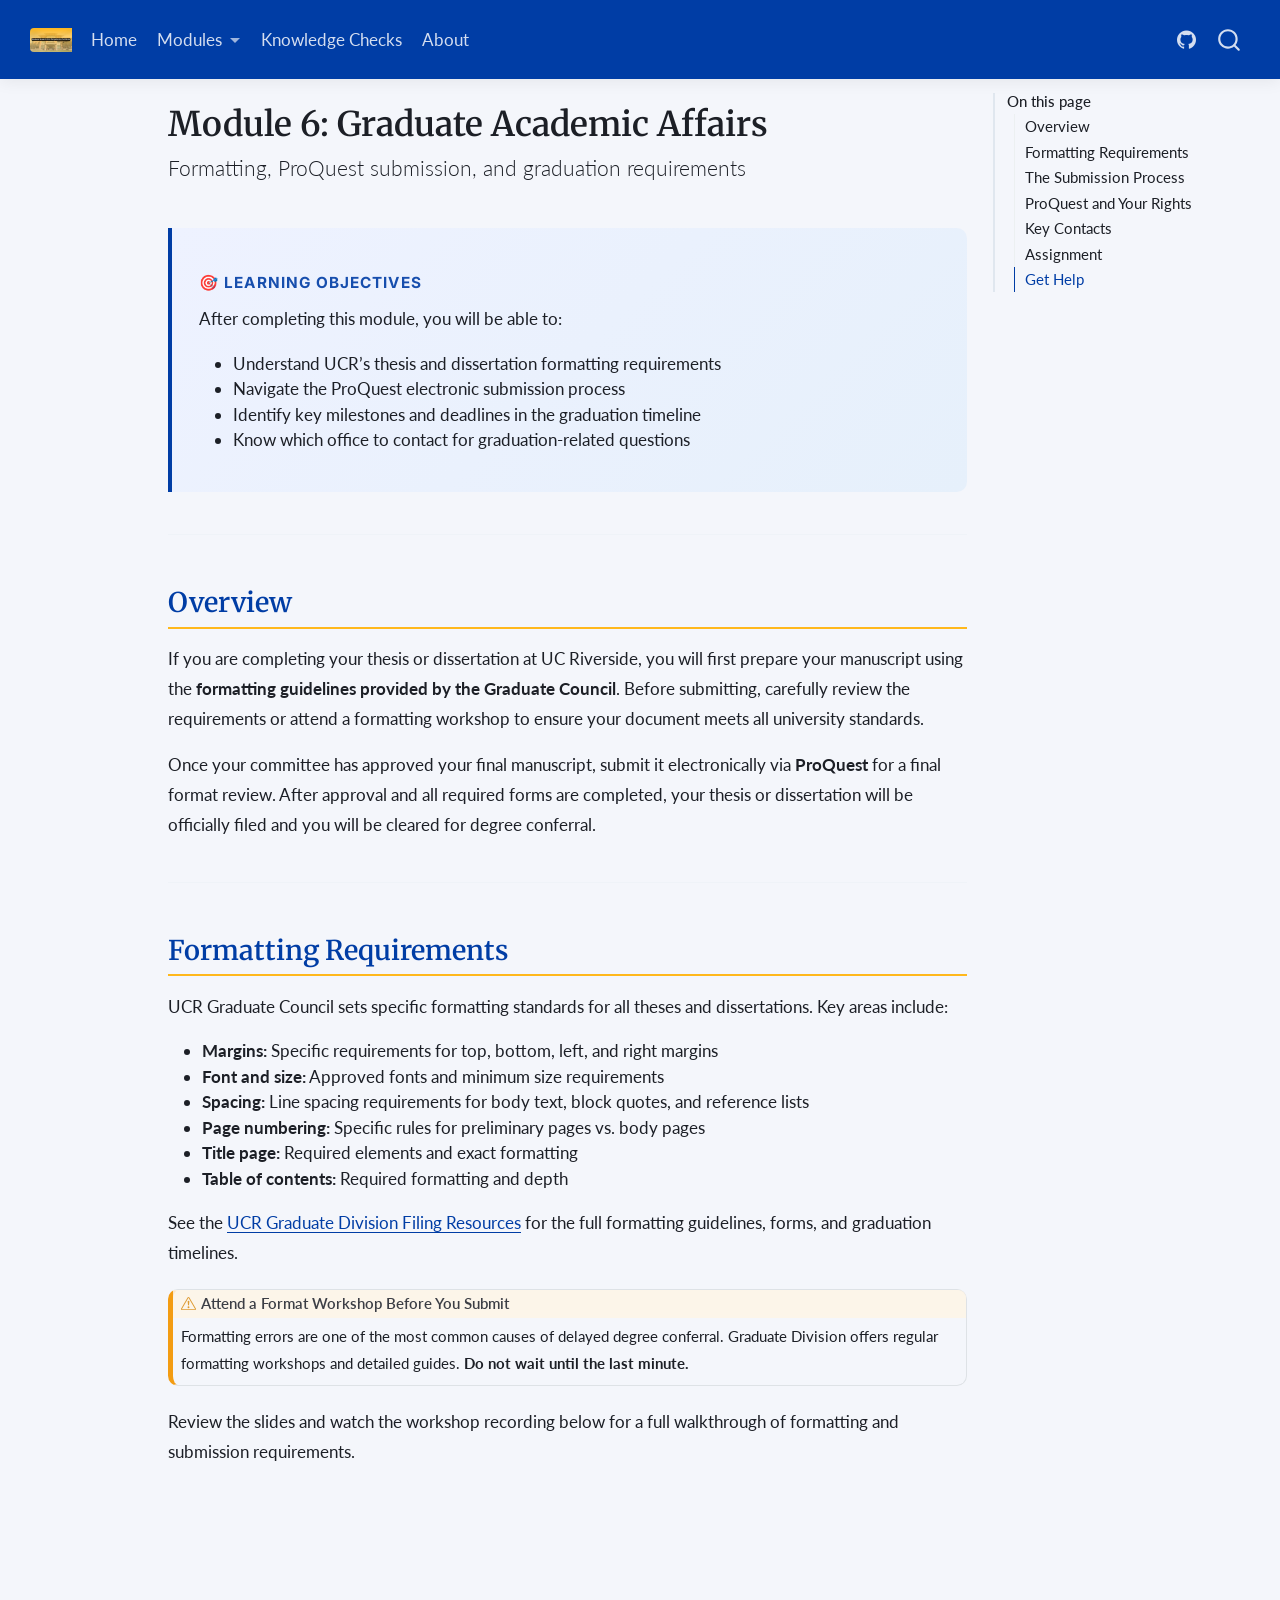
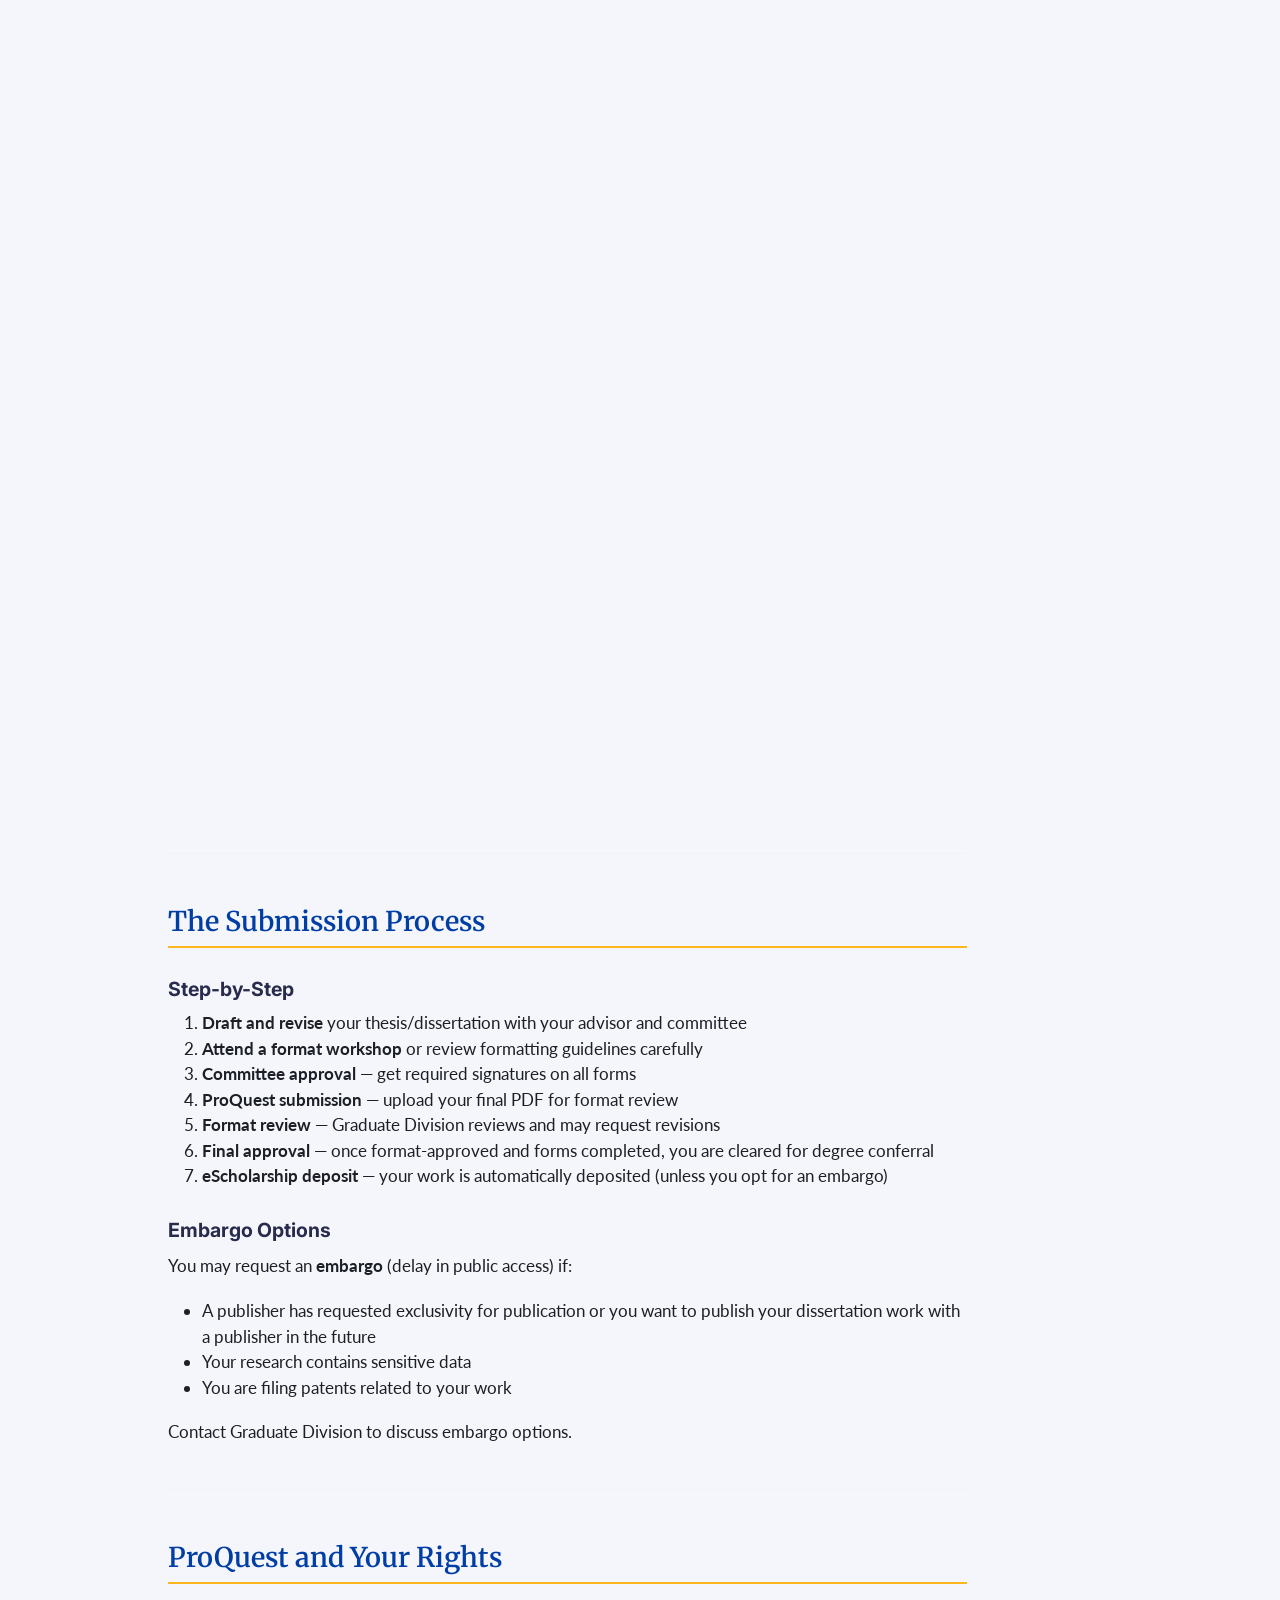
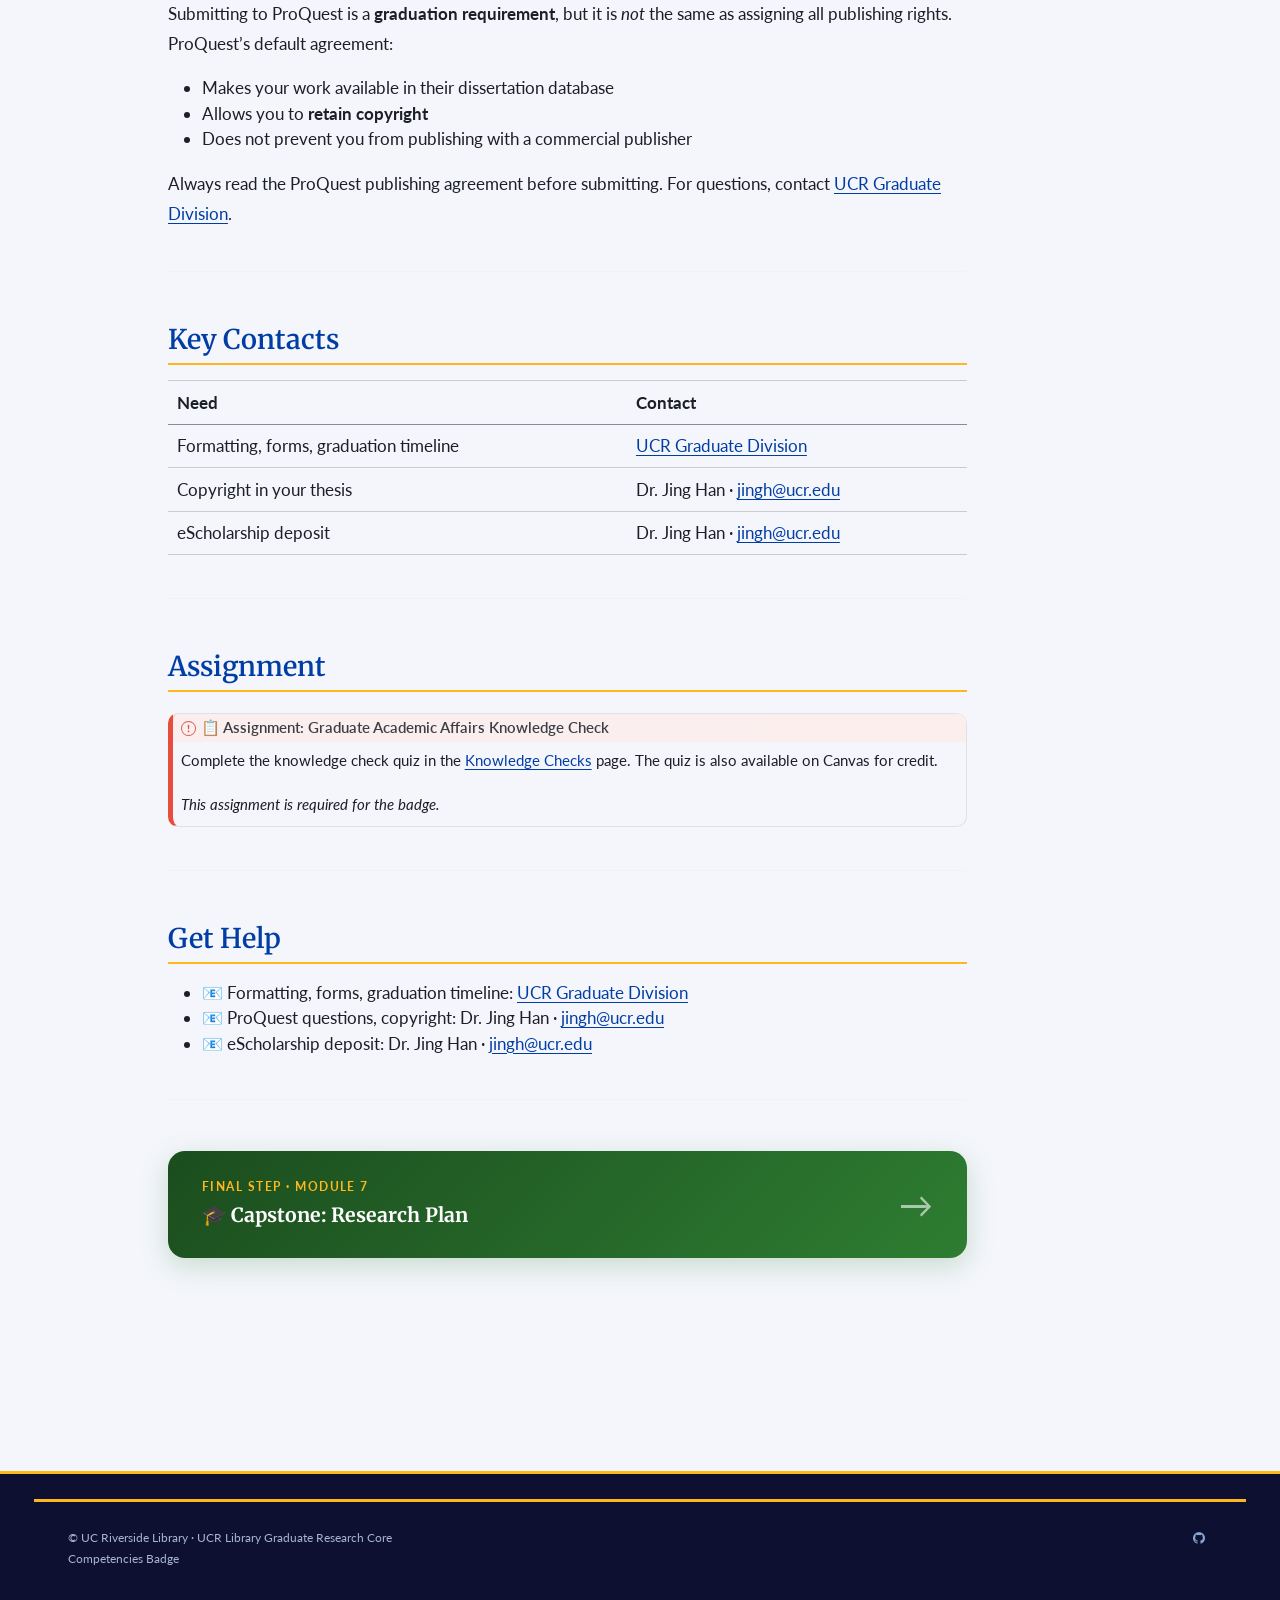
<file: docs/modules/06-graduate-academic-affairs.html>
<!DOCTYPE html>
<html xmlns="http://www.w3.org/1999/xhtml" lang="en" xml:lang="en"><head>

<meta charset="utf-8">
<meta name="generator" content="quarto-1.9.36">

<meta name="viewport" content="width=device-width, initial-scale=1.0, user-scalable=yes">


<title>Module 6: Graduate Academic Affairs – UCR Library Graduate Research Core Competencies Badge</title>
<style>
/* Default styles provided by pandoc.
** See https://pandoc.org/MANUAL.html#variables-for-html for config info.
*/
code{white-space: pre-wrap;}
span.smallcaps{font-variant: small-caps;}
div.columns{display: flex; gap: min(4vw, 1.5em);}
div.column{flex: auto; overflow-x: auto;}
div.hanging-indent{margin-left: 1.5em; text-indent: -1.5em;}
ul.task-list{list-style: none;}
ul.task-list li input[type="checkbox"] {
  width: 0.8em;
  margin: 0 0.8em 0.2em -1em; /* quarto-specific, see https://github.com/quarto-dev/quarto-cli/issues/4556 */ 
  vertical-align: middle;
}
</style>


<script src="../site_libs/quarto-nav/quarto-nav.js"></script>
<script src="../site_libs/quarto-nav/headroom.min.js"></script>
<script src="../site_libs/clipboard/clipboard.min.js"></script>
<script src="../site_libs/quarto-search/autocomplete.umd.js"></script>
<script src="../site_libs/quarto-search/fuse.min.js"></script>
<script src="../site_libs/quarto-search/quarto-search.js"></script>
<meta name="quarto:offset" content="../">
<link href="../images/certificate-thumbnail.jpg" rel="icon" type="image/jpeg">
<script src="../site_libs/quarto-html/quarto.js" type="module"></script>
<script src="../site_libs/quarto-html/tabsets/tabsets.js" type="module"></script>
<script src="../site_libs/quarto-html/popper.min.js"></script>
<script src="../site_libs/quarto-html/tippy.umd.min.js"></script>
<script src="../site_libs/quarto-html/anchor.min.js"></script>
<link href="../site_libs/quarto-html/tippy.css" rel="stylesheet">
<link href="../site_libs/quarto-html/quarto-syntax-highlighting-845c23b38eaddc0f92fda52bfe77a8c8.css" rel="stylesheet" id="quarto-text-highlighting-styles">
<script src="../site_libs/bootstrap/bootstrap.min.js"></script>
<link href="../site_libs/bootstrap/bootstrap-icons.css" rel="stylesheet">
<link href="../site_libs/bootstrap/bootstrap-c757c3e3eb24b55221ff6a535b5bb890.min.css" rel="stylesheet" append-hash="true" id="quarto-bootstrap" data-mode="light">
<script id="quarto-search-options" type="application/json">{
  "location": "navbar",
  "copy-button": false,
  "collapse-after": 3,
  "panel-placement": "end",
  "type": "overlay",
  "limit": 50,
  "keyboard-shortcut": [
    "f",
    "/",
    "s"
  ],
  "show-item-context": false,
  "language": {
    "search-no-results-text": "No results",
    "search-matching-documents-text": "matching documents",
    "search-copy-link-title": "Copy link to search",
    "search-hide-matches-text": "Hide additional matches",
    "search-more-match-text": "more match in this document",
    "search-more-matches-text": "more matches in this document",
    "search-clear-button-title": "Clear",
    "search-text-placeholder": "",
    "search-detached-cancel-button-title": "Cancel",
    "search-submit-button-title": "Submit",
    "search-label": "Search"
  }
}</script>
<script async="" src="https://www.googletagmanager.com/gtag/js?id=G-T1QKSM81L6"></script>

<script type="text/javascript">

window.dataLayer = window.dataLayer || [];
function gtag(){dataLayer.push(arguments);}
gtag('js', new Date());
gtag('config', 'G-T1QKSM81L6', { 'anonymize_ip': true});
</script>
<style>html{ scroll-behavior: smooth; }</style>
<link rel="preconnect" href="https://fonts.googleapis.com">
<link href="https://fonts.googleapis.com/css2?family=Inter:wght@300;400;600;700&amp;family=Merriweather:wght@400;700&amp;display=swap" rel="stylesheet">


</head>

<body class="nav-fixed quarto-light">

<div id="quarto-search-results"></div>
  <header id="quarto-header" class="headroom fixed-top">
    <nav class="navbar navbar-expand-lg " data-bs-theme="dark">
      <div class="navbar-container container-fluid">
      <div class="navbar-brand-container mx-auto">
    <a href="../index.html" class="navbar-brand navbar-brand-logo">
    <img src="../images/certificate-thumbnail.jpg" alt="GRCC Badge" class="navbar-logo light-content">
    <img src="../images/certificate-thumbnail.jpg" alt="GRCC Badge" class="navbar-logo dark-content">
    </a>
  </div>
            <div id="quarto-search" class="" title="Search"></div>
          <button class="navbar-toggler" type="button" data-bs-toggle="collapse" data-bs-target="#navbarCollapse" aria-controls="navbarCollapse" role="menu" aria-expanded="false" aria-label="Toggle navigation" onclick="if (window.quartoToggleHeadroom) { window.quartoToggleHeadroom(); }">
  <span class="navbar-toggler-icon"></span>
</button>
          <div class="collapse navbar-collapse" id="navbarCollapse">
            <ul class="navbar-nav navbar-nav-scroll me-auto">
  <li class="nav-item">
    <a class="nav-link" href="../index.html"> 
<span class="menu-text">Home</span></a>
  </li>  
  <li class="nav-item dropdown ">
    <a class="nav-link dropdown-toggle" href="#" id="nav-menu-modules" role="link" data-bs-toggle="dropdown" aria-expanded="false">
 <span class="menu-text">Modules</span>
    </a>
    <ul class="dropdown-menu" aria-labelledby="nav-menu-modules">    
        <li>
    <a class="dropdown-item" href="../modules/01-citation-management.html">
 <span class="dropdown-text">1 · Citation Management</span></a>
  </li>  
        <li>
    <a class="dropdown-item" href="../modules/02-scholarly-communication.html">
 <span class="dropdown-text">2 · Scholarly Communication</span></a>
  </li>  
        <li>
    <a class="dropdown-item" href="../modules/03-data-management.html">
 <span class="dropdown-text">3 · Data Management</span></a>
  </li>  
        <li>
    <a class="dropdown-item" href="../modules/04-literature-review.html">
 <span class="dropdown-text">4 · Literature Review Strategies</span></a>
  </li>  
        <li>
    <a class="dropdown-item" href="../modules/05-publish-share.html">
 <span class="dropdown-text">5 · Publish &amp; Share Your Research</span></a>
  </li>  
        <li>
    <a class="dropdown-item" href="../modules/06-graduate-academic-affairs.html">
 <span class="dropdown-text">6 · Graduate Academic Affairs</span></a>
  </li>  
        <li>
    <a class="dropdown-item" href="../modules/07-capstone.html">
 <span class="dropdown-text">7 · Capstone: Research Plan</span></a>
  </li>  
    </ul>
  </li>
  <li class="nav-item">
    <a class="nav-link" href="../knowledge-checks.html"> 
<span class="menu-text">Knowledge Checks</span></a>
  </li>  
  <li class="nav-item">
    <a class="nav-link" href="../about.html"> 
<span class="menu-text">About</span></a>
  </li>  
</ul>
            <ul class="navbar-nav navbar-nav-scroll ms-auto">
  <li class="nav-item compact">
    <a class="nav-link" href="https://github.com/jinghanlib/grcc-certificate"> <i class="bi bi-github" role="img" aria-label="GitHub">
</i> 
<span class="menu-text"></span></a>
  </li>  
</ul>
          </div> <!-- /navcollapse -->
            <div class="quarto-navbar-tools">
</div>
      </div> <!-- /container-fluid -->
    </nav>
</header>
<!-- content -->
<div id="quarto-content" class="quarto-container page-columns page-rows-contents page-layout-article page-navbar">
<!-- sidebar -->
<!-- margin-sidebar -->
    <div id="quarto-margin-sidebar" class="sidebar margin-sidebar">
        <nav id="TOC" role="doc-toc" class="toc-active">
    <h2 id="toc-title">On this page</h2>
   
  <ul>
  <li><a href="#overview" id="toc-overview" class="nav-link active" data-scroll-target="#overview">Overview</a></li>
  <li><a href="#formatting-requirements" id="toc-formatting-requirements" class="nav-link" data-scroll-target="#formatting-requirements">Formatting Requirements</a></li>
  <li><a href="#the-submission-process" id="toc-the-submission-process" class="nav-link" data-scroll-target="#the-submission-process">The Submission Process</a>
  <ul class="collapse">
  <li><a href="#step-by-step" id="toc-step-by-step" class="nav-link" data-scroll-target="#step-by-step">Step-by-Step</a></li>
  <li><a href="#embargo-options" id="toc-embargo-options" class="nav-link" data-scroll-target="#embargo-options">Embargo Options</a></li>
  </ul></li>
  <li><a href="#proquest-and-your-rights" id="toc-proquest-and-your-rights" class="nav-link" data-scroll-target="#proquest-and-your-rights">ProQuest and Your Rights</a></li>
  <li><a href="#key-contacts" id="toc-key-contacts" class="nav-link" data-scroll-target="#key-contacts">Key Contacts</a></li>
  <li><a href="#assignment" id="toc-assignment" class="nav-link" data-scroll-target="#assignment">Assignment</a></li>
  <li><a href="#get-help" id="toc-get-help" class="nav-link" data-scroll-target="#get-help">Get Help</a></li>
  </ul>
</nav>
    </div>
<!-- main -->
<main class="content" id="quarto-document-content">

<header id="title-block-header" class="quarto-title-block default">
<div class="quarto-title">
<h1 class="title">Module 6: Graduate Academic Affairs</h1>
<p class="subtitle lead">Formatting, ProQuest submission, and graduation requirements</p>
</div>



<div class="quarto-title-meta">

    
  
    
  </div>
  


</header>


<section id="learning-objectives" class="level4 learning-objectives">
<h4 class="anchored" data-anchor-id="learning-objectives">🎯 Learning Objectives</h4>
<p>After completing this module, you will be able to:</p>
<ul>
<li>Understand UCR’s thesis and dissertation formatting requirements</li>
<li>Navigate the ProQuest electronic submission process</li>
<li>Identify key milestones and deadlines in the graduation timeline</li>
<li>Know which office to contact for graduation-related questions</li>
</ul>
</section>
<hr>
<section id="overview" class="level2">
<h2 class="anchored" data-anchor-id="overview">Overview</h2>
<p>If you are completing your thesis or dissertation at UC Riverside, you will first prepare your manuscript using the <strong>formatting guidelines provided by the Graduate Council</strong>. Before submitting, carefully review the requirements or attend a formatting workshop to ensure your document meets all university standards.</p>
<p>Once your committee has approved your final manuscript, submit it electronically via <strong>ProQuest</strong> for a final format review. After approval and all required forms are completed, your thesis or dissertation will be officially filed and you will be cleared for degree conferral.</p>
<hr>
</section>
<section id="formatting-requirements" class="level2">
<h2 class="anchored" data-anchor-id="formatting-requirements">Formatting Requirements</h2>
<p>UCR Graduate Council sets specific formatting standards for all theses and dissertations. Key areas include:</p>
<ul>
<li><strong>Margins:</strong> Specific requirements for top, bottom, left, and right margins</li>
<li><strong>Font and size:</strong> Approved fonts and minimum size requirements</li>
<li><strong>Spacing:</strong> Line spacing requirements for body text, block quotes, and reference lists</li>
<li><strong>Page numbering:</strong> Specific rules for preliminary pages vs.&nbsp;body pages</li>
<li><strong>Title page:</strong> Required elements and exact formatting</li>
<li><strong>Table of contents:</strong> Required formatting and depth</li>
</ul>
<p>See the <a href="https://graduate.ucr.edu/filing-resources#formatting-and-submission-link">UCR Graduate Division Filing Resources</a> for the full formatting guidelines, forms, and graduation timelines.</p>
<div class="callout callout-style-default callout-warning callout-titled">
<div class="callout-header d-flex align-content-center">
<div class="callout-icon-container">
<i class="callout-icon"></i>
</div>
<div class="callout-title-container flex-fill">
<span class="screen-reader-only">Warning</span>Attend a Format Workshop Before You Submit
</div>
</div>
<div class="callout-body-container callout-body">
<p>Formatting errors are one of the most common causes of delayed degree conferral. Graduate Division offers regular formatting workshops and detailed guides. <strong>Do not wait until the last minute.</strong></p>
</div>
</div>
<p>Review the slides and watch the workshop recording below for a full walkthrough of formatting and submission requirements.</p>
<iframe src="https://docs.google.com/presentation/d/16hibz_ztHns8QJ7vXH56b8SKDpIGXTKcgHePdPebA7U/embed?start=false&amp;loop=false&amp;delayms=3000" width="100%" height="480" frameborder="0" allowfullscreen="">
</iframe>
<iframe width="100%" height="400" src="https://www.youtube.com/embed/OP0ts5BLoXM" frameborder="0" allowfullscreen=""></iframe>
<hr>
</section>
<section id="the-submission-process" class="level2">
<h2 class="anchored" data-anchor-id="the-submission-process">The Submission Process</h2>
<section id="step-by-step" class="level3">
<h3 class="anchored" data-anchor-id="step-by-step">Step-by-Step</h3>
<ol type="1">
<li><strong>Draft and revise</strong> your thesis/dissertation with your advisor and committee</li>
<li><strong>Attend a format workshop</strong> or review formatting guidelines carefully</li>
<li><strong>Committee approval</strong> — get required signatures on all forms</li>
<li><strong>ProQuest submission</strong> — upload your final PDF for format review</li>
<li><strong>Format review</strong> — Graduate Division reviews and may request revisions</li>
<li><strong>Final approval</strong> — once format-approved and forms completed, you are cleared for degree conferral</li>
<li><strong>eScholarship deposit</strong> — your work is automatically deposited (unless you opt for an embargo)</li>
</ol>
</section>
<section id="embargo-options" class="level3">
<h3 class="anchored" data-anchor-id="embargo-options">Embargo Options</h3>
<p>You may request an <strong>embargo</strong> (delay in public access) if:</p>
<ul>
<li>A publisher has requested exclusivity for publication or you want to publish your dissertation work with a publisher in the future</li>
<li>Your research contains sensitive data</li>
<li>You are filing patents related to your work</li>
</ul>
<p>Contact Graduate Division to discuss embargo options.</p>
<hr>
</section>
</section>
<section id="proquest-and-your-rights" class="level2">
<h2 class="anchored" data-anchor-id="proquest-and-your-rights">ProQuest and Your Rights</h2>
<p>Submitting to ProQuest is a <strong>graduation requirement</strong>, but it is <em>not</em> the same as assigning all publishing rights. ProQuest’s default agreement:</p>
<ul>
<li>Makes your work available in their dissertation database</li>
<li>Allows you to <strong>retain copyright</strong></li>
<li>Does not prevent you from publishing with a commercial publisher</li>
</ul>
<p>Always read the ProQuest publishing agreement before submitting. For questions, contact <a href="https://graduate.ucr.edu/">UCR Graduate Division</a>.</p>
<hr>
</section>
<section id="key-contacts" class="level2">
<h2 class="anchored" data-anchor-id="key-contacts">Key Contacts</h2>
<table class="caption-top table">
<thead>
<tr class="header">
<th>Need</th>
<th>Contact</th>
</tr>
</thead>
<tbody>
<tr class="odd">
<td>Formatting, forms, graduation timeline</td>
<td><a href="https://graduate.ucr.edu/">UCR Graduate Division</a></td>
</tr>
<tr class="even">
<td>Copyright in your thesis</td>
<td>Dr.&nbsp;Jing Han · <a href="mailto:jingh@ucr.edu">jingh@ucr.edu</a></td>
</tr>
<tr class="odd">
<td>eScholarship deposit</td>
<td>Dr.&nbsp;Jing Han · <a href="mailto:jingh@ucr.edu">jingh@ucr.edu</a></td>
</tr>
</tbody>
</table>
<hr>
</section>
<section id="assignment" class="level2">
<h2 class="anchored" data-anchor-id="assignment">Assignment</h2>
<div class="callout callout-style-default callout-important callout-titled">
<div class="callout-header d-flex align-content-center">
<div class="callout-icon-container">
<i class="callout-icon"></i>
</div>
<div class="callout-title-container flex-fill">
<span class="screen-reader-only">Important</span>📋 Assignment: Graduate Academic Affairs Knowledge Check
</div>
</div>
<div class="callout-body-container callout-body">
<p>Complete the knowledge check quiz in the <a href="../knowledge-checks.html">Knowledge Checks</a> page. The quiz is also available on Canvas for credit.</p>
<p><em>This assignment is required for the badge.</em></p>
</div>
</div>
<hr>
</section>
<section id="get-help" class="level2">
<h2 class="anchored" data-anchor-id="get-help">Get Help</h2>
<ul>
<li>📧 Formatting, forms, graduation timeline: <a href="https://graduate.ucr.edu/">UCR Graduate Division</a></li>
<li>📧 ProQuest questions, copyright: Dr.&nbsp;Jing Han · <a href="mailto:jingh@ucr.edu">jingh@ucr.edu</a></li>
<li>📧 eScholarship deposit: Dr.&nbsp;Jing Han · <a href="mailto:jingh@ucr.edu">jingh@ucr.edu</a></li>
</ul>
<hr>
<div class="next-module-banner capstone">
  <a href="../modules/07-capstone.html">
    <div>
      <div class="next-label">Final Step · Module 7</div>
      <div class="next-title">🎓 Capstone: Research Plan</div>
    </div>
    <div class="next-arrow">→</div>
  </a>
</div>


</section>

</main> <!-- /main -->
<script id="quarto-html-after-body" type="application/javascript">
  window.document.addEventListener("DOMContentLoaded", function (event) {
    const icon = "";
    const anchorJS = new window.AnchorJS();
    anchorJS.options = {
      placement: 'right',
      icon: icon
    };
    anchorJS.add('.anchored');
    const isCodeAnnotation = (el) => {
      for (const clz of el.classList) {
        if (clz.startsWith('code-annotation-')) {                     
          return true;
        }
      }
      return false;
    }
    const onCopySuccess = function(e) {
      // button target
      const button = e.trigger;
      // don't keep focus
      button.blur();
      // flash "checked"
      button.classList.add('code-copy-button-checked');
      var currentTitle = button.getAttribute("title");
      button.setAttribute("title", "Copied!");
      let tooltip;
      if (window.bootstrap) {
        button.setAttribute("data-bs-toggle", "tooltip");
        button.setAttribute("data-bs-placement", "left");
        button.setAttribute("data-bs-title", "Copied!");
        tooltip = new bootstrap.Tooltip(button, 
          { trigger: "manual", 
            customClass: "code-copy-button-tooltip",
            offset: [0, -8]});
        tooltip.show();    
      }
      setTimeout(function() {
        if (tooltip) {
          tooltip.hide();
          button.removeAttribute("data-bs-title");
          button.removeAttribute("data-bs-toggle");
          button.removeAttribute("data-bs-placement");
        }
        button.setAttribute("title", currentTitle);
        button.classList.remove('code-copy-button-checked');
      }, 1000);
      // clear code selection
      e.clearSelection();
    }
    const getTextToCopy = function(trigger) {
      const outerScaffold = trigger.parentElement.cloneNode(true);
      const codeEl = outerScaffold.querySelector('code');
      for (const childEl of codeEl.children) {
        if (isCodeAnnotation(childEl)) {
          childEl.remove();
        }
      }
      return codeEl.innerText;
    }
    const clipboard = new window.ClipboardJS('.code-copy-button:not([data-in-quarto-modal])', {
      text: getTextToCopy
    });
    clipboard.on('success', onCopySuccess);
    if (window.document.getElementById('quarto-embedded-source-code-modal')) {
      const clipboardModal = new window.ClipboardJS('.code-copy-button[data-in-quarto-modal]', {
        text: getTextToCopy,
        container: window.document.getElementById('quarto-embedded-source-code-modal')
      });
      clipboardModal.on('success', onCopySuccess);
    }
      var localhostRegex = new RegExp(/^(?:http|https):\/\/localhost\:?[0-9]*\//);
      var mailtoRegex = new RegExp(/^mailto:/);
        var filterRegex = new RegExp('/' + window.location.host + '/');
      var isInternal = (href) => {
          return filterRegex.test(href) || localhostRegex.test(href) || mailtoRegex.test(href);
      }
      // Inspect non-navigation links and adorn them if external
     var links = window.document.querySelectorAll('a[href]:not(.nav-link):not(.navbar-brand):not(.toc-action):not(.sidebar-link):not(.sidebar-item-toggle):not(.pagination-link):not(.no-external):not([aria-hidden]):not(.dropdown-item):not(.quarto-navigation-tool):not(.about-link)');
      for (var i=0; i<links.length; i++) {
        const link = links[i];
        if (!isInternal(link.href)) {
          // undo the damage that might have been done by quarto-nav.js in the case of
          // links that we want to consider external
          if (link.dataset.originalHref !== undefined) {
            link.href = link.dataset.originalHref;
          }
            // target, if specified
            link.setAttribute("target", "_blank");
            if (link.getAttribute("rel") === null) {
              link.setAttribute("rel", "noopener");
            }
        }
      }
    function tippyHover(el, contentFn, onTriggerFn, onUntriggerFn) {
      const config = {
        allowHTML: true,
        maxWidth: 500,
        delay: 100,
        arrow: false,
        appendTo: function(el) {
            return el.parentElement;
        },
        interactive: true,
        interactiveBorder: 10,
        theme: 'quarto',
        placement: 'bottom-start',
      };
      if (contentFn) {
        config.content = contentFn;
      }
      if (onTriggerFn) {
        config.onTrigger = onTriggerFn;
      }
      if (onUntriggerFn) {
        config.onUntrigger = onUntriggerFn;
      }
      window.tippy(el, config); 
    }
    const noterefs = window.document.querySelectorAll('a[role="doc-noteref"]');
    for (var i=0; i<noterefs.length; i++) {
      const ref = noterefs[i];
      tippyHover(ref, function() {
        // use id or data attribute instead here
        let href = ref.getAttribute('data-footnote-href') || ref.getAttribute('href');
        try { href = new URL(href).hash; } catch {}
        const id = href.replace(/^#\/?/, "");
        const note = window.document.getElementById(id);
        if (note) {
          return note.innerHTML;
        } else {
          return "";
        }
      });
    }
    const xrefs = window.document.querySelectorAll('a.quarto-xref');
    const processXRef = (id, note) => {
      // Strip column container classes
      const stripColumnClz = (el) => {
        el.classList.remove("page-full", "page-columns");
        if (el.children) {
          for (const child of el.children) {
            stripColumnClz(child);
          }
        }
      }
      stripColumnClz(note)
      if (id === null || id.startsWith('sec-')) {
        // Special case sections, only their first couple elements
        const container = document.createElement("div");
        if (note.children && note.children.length > 2) {
          container.appendChild(note.children[0].cloneNode(true));
          for (let i = 1; i < note.children.length; i++) {
            const child = note.children[i];
            if (child.tagName === "P" && child.innerText === "") {
              continue;
            } else {
              container.appendChild(child.cloneNode(true));
              break;
            }
          }
          if (window.Quarto?.typesetMath) {
            window.Quarto.typesetMath(container);
          }
          return container.innerHTML
        } else {
          if (window.Quarto?.typesetMath) {
            window.Quarto.typesetMath(note);
          }
          return note.innerHTML;
        }
      } else {
        // Remove any anchor links if they are present
        const anchorLink = note.querySelector('a.anchorjs-link');
        if (anchorLink) {
          anchorLink.remove();
        }
        if (window.Quarto?.typesetMath) {
          window.Quarto.typesetMath(note);
        }
        if (note.classList.contains("callout")) {
          return note.outerHTML;
        } else {
          return note.innerHTML;
        }
      }
    }
    for (var i=0; i<xrefs.length; i++) {
      const xref = xrefs[i];
      tippyHover(xref, undefined, function(instance) {
        instance.disable();
        let url = xref.getAttribute('href');
        let hash = undefined; 
        if (url.startsWith('#')) {
          hash = url;
        } else {
          try { hash = new URL(url).hash; } catch {}
        }
        if (hash) {
          const id = hash.replace(/^#\/?/, "");
          const note = window.document.getElementById(id);
          if (note !== null) {
            try {
              const html = processXRef(id, note.cloneNode(true));
              instance.setContent(html);
            } finally {
              instance.enable();
              instance.show();
            }
          } else {
            // See if we can fetch this
            fetch(url.split('#')[0])
            .then(res => res.text())
            .then(html => {
              const parser = new DOMParser();
              const htmlDoc = parser.parseFromString(html, "text/html");
              const note = htmlDoc.getElementById(id);
              if (note !== null) {
                const html = processXRef(id, note);
                instance.setContent(html);
              } 
            }).finally(() => {
              instance.enable();
              instance.show();
            });
          }
        } else {
          // See if we can fetch a full url (with no hash to target)
          // This is a special case and we should probably do some content thinning / targeting
          fetch(url)
          .then(res => res.text())
          .then(html => {
            const parser = new DOMParser();
            const htmlDoc = parser.parseFromString(html, "text/html");
            const note = htmlDoc.querySelector('main.content');
            if (note !== null) {
              // This should only happen for chapter cross references
              // (since there is no id in the URL)
              // remove the first header
              if (note.children.length > 0 && note.children[0].tagName === "HEADER") {
                note.children[0].remove();
              }
              const html = processXRef(null, note);
              instance.setContent(html);
            } 
          }).finally(() => {
            instance.enable();
            instance.show();
          });
        }
      }, function(instance) {
      });
    }
        let selectedAnnoteEl;
        const selectorForAnnotation = ( cell, annotation) => {
          let cellAttr = 'data-code-cell="' + cell + '"';
          let lineAttr = 'data-code-annotation="' +  annotation + '"';
          const selector = 'span[' + cellAttr + '][' + lineAttr + ']';
          return selector;
        }
        const selectCodeLines = (annoteEl) => {
          const doc = window.document;
          const targetCell = annoteEl.getAttribute("data-target-cell");
          const targetAnnotation = annoteEl.getAttribute("data-target-annotation");
          const annoteSpan = window.document.querySelector(selectorForAnnotation(targetCell, targetAnnotation));
          const lines = annoteSpan.getAttribute("data-code-lines").split(",");
          const lineIds = lines.map((line) => {
            return targetCell + "-" + line;
          })
          let top = null;
          let height = null;
          let parent = null;
          if (lineIds.length > 0) {
              //compute the position of the single el (top and bottom and make a div)
              const el = window.document.getElementById(lineIds[0]);
              top = el.offsetTop;
              height = el.offsetHeight;
              parent = el.parentElement.parentElement;
            if (lineIds.length > 1) {
              const lastEl = window.document.getElementById(lineIds[lineIds.length - 1]);
              const bottom = lastEl.offsetTop + lastEl.offsetHeight;
              height = bottom - top;
            }
            if (top !== null && height !== null && parent !== null) {
              // cook up a div (if necessary) and position it 
              let div = window.document.getElementById("code-annotation-line-highlight");
              if (div === null) {
                div = window.document.createElement("div");
                div.setAttribute("id", "code-annotation-line-highlight");
                div.style.position = 'absolute';
                parent.appendChild(div);
              }
              div.style.top = top - 2 + "px";
              div.style.height = height + 4 + "px";
              div.style.left = 0;
              let gutterDiv = window.document.getElementById("code-annotation-line-highlight-gutter");
              if (gutterDiv === null) {
                gutterDiv = window.document.createElement("div");
                gutterDiv.setAttribute("id", "code-annotation-line-highlight-gutter");
                gutterDiv.style.position = 'absolute';
                const codeCell = window.document.getElementById(targetCell);
                const gutter = codeCell.querySelector('.code-annotation-gutter');
                gutter.appendChild(gutterDiv);
              }
              gutterDiv.style.top = top - 2 + "px";
              gutterDiv.style.height = height + 4 + "px";
            }
            selectedAnnoteEl = annoteEl;
          }
        };
        const unselectCodeLines = () => {
          const elementsIds = ["code-annotation-line-highlight", "code-annotation-line-highlight-gutter"];
          elementsIds.forEach((elId) => {
            const div = window.document.getElementById(elId);
            if (div) {
              div.remove();
            }
          });
          selectedAnnoteEl = undefined;
        };
          // Handle positioning of the toggle
      window.addEventListener(
        "resize",
        throttle(() => {
          elRect = undefined;
          if (selectedAnnoteEl) {
            selectCodeLines(selectedAnnoteEl);
          }
        }, 10)
      );
      function throttle(fn, ms) {
      let throttle = false;
      let timer;
        return (...args) => {
          if(!throttle) { // first call gets through
              fn.apply(this, args);
              throttle = true;
          } else { // all the others get throttled
              if(timer) clearTimeout(timer); // cancel #2
              timer = setTimeout(() => {
                fn.apply(this, args);
                timer = throttle = false;
              }, ms);
          }
        };
      }
        // Attach click handler to the DT
        const annoteDls = window.document.querySelectorAll('dt[data-target-cell]');
        for (const annoteDlNode of annoteDls) {
          annoteDlNode.addEventListener('click', (event) => {
            const clickedEl = event.target;
            if (clickedEl !== selectedAnnoteEl) {
              unselectCodeLines();
              const activeEl = window.document.querySelector('dt[data-target-cell].code-annotation-active');
              if (activeEl) {
                activeEl.classList.remove('code-annotation-active');
              }
              selectCodeLines(clickedEl);
              clickedEl.classList.add('code-annotation-active');
            } else {
              // Unselect the line
              unselectCodeLines();
              clickedEl.classList.remove('code-annotation-active');
            }
          });
        }
    const findCites = (el) => {
      const parentEl = el.parentElement;
      if (parentEl) {
        const cites = parentEl.dataset.cites;
        if (cites) {
          return {
            el,
            cites: cites.split(' ')
          };
        } else {
          return findCites(el.parentElement)
        }
      } else {
        return undefined;
      }
    };
    var bibliorefs = window.document.querySelectorAll('a[role="doc-biblioref"]');
    for (var i=0; i<bibliorefs.length; i++) {
      const ref = bibliorefs[i];
      const citeInfo = findCites(ref);
      if (citeInfo) {
        tippyHover(citeInfo.el, function() {
          var popup = window.document.createElement('div');
          citeInfo.cites.forEach(function(cite) {
            var citeDiv = window.document.createElement('div');
            citeDiv.classList.add('hanging-indent');
            citeDiv.classList.add('csl-entry');
            var biblioDiv = window.document.getElementById('ref-' + cite);
            if (biblioDiv) {
              citeDiv.innerHTML = biblioDiv.innerHTML;
            }
            popup.appendChild(citeDiv);
          });
          return popup.innerHTML;
        });
      }
    }
  });
  </script>
</div> <!-- /content -->
<footer class="footer">
  <div class="nav-footer">
    <div class="nav-footer-left">
<p>© UC Riverside Library · UCR Library Graduate Research Core Competencies Badge</p>
</div>   
    <div class="nav-footer-center">
      &nbsp;
    </div>
    <div class="nav-footer-right">
      <ul class="footer-items list-unstyled">
    <li class="nav-item compact">
    <a class="nav-link" href="https://github.com/jinghanlib/grcc-certificate">
      <i class="bi bi-github" role="img">
</i> 
    </a>
  </li>  
</ul>
    </div>
  </div>
</footer>




<script src="../site_libs/quarto-html/zenscroll-min.js"></script>
</body></html>
</file>
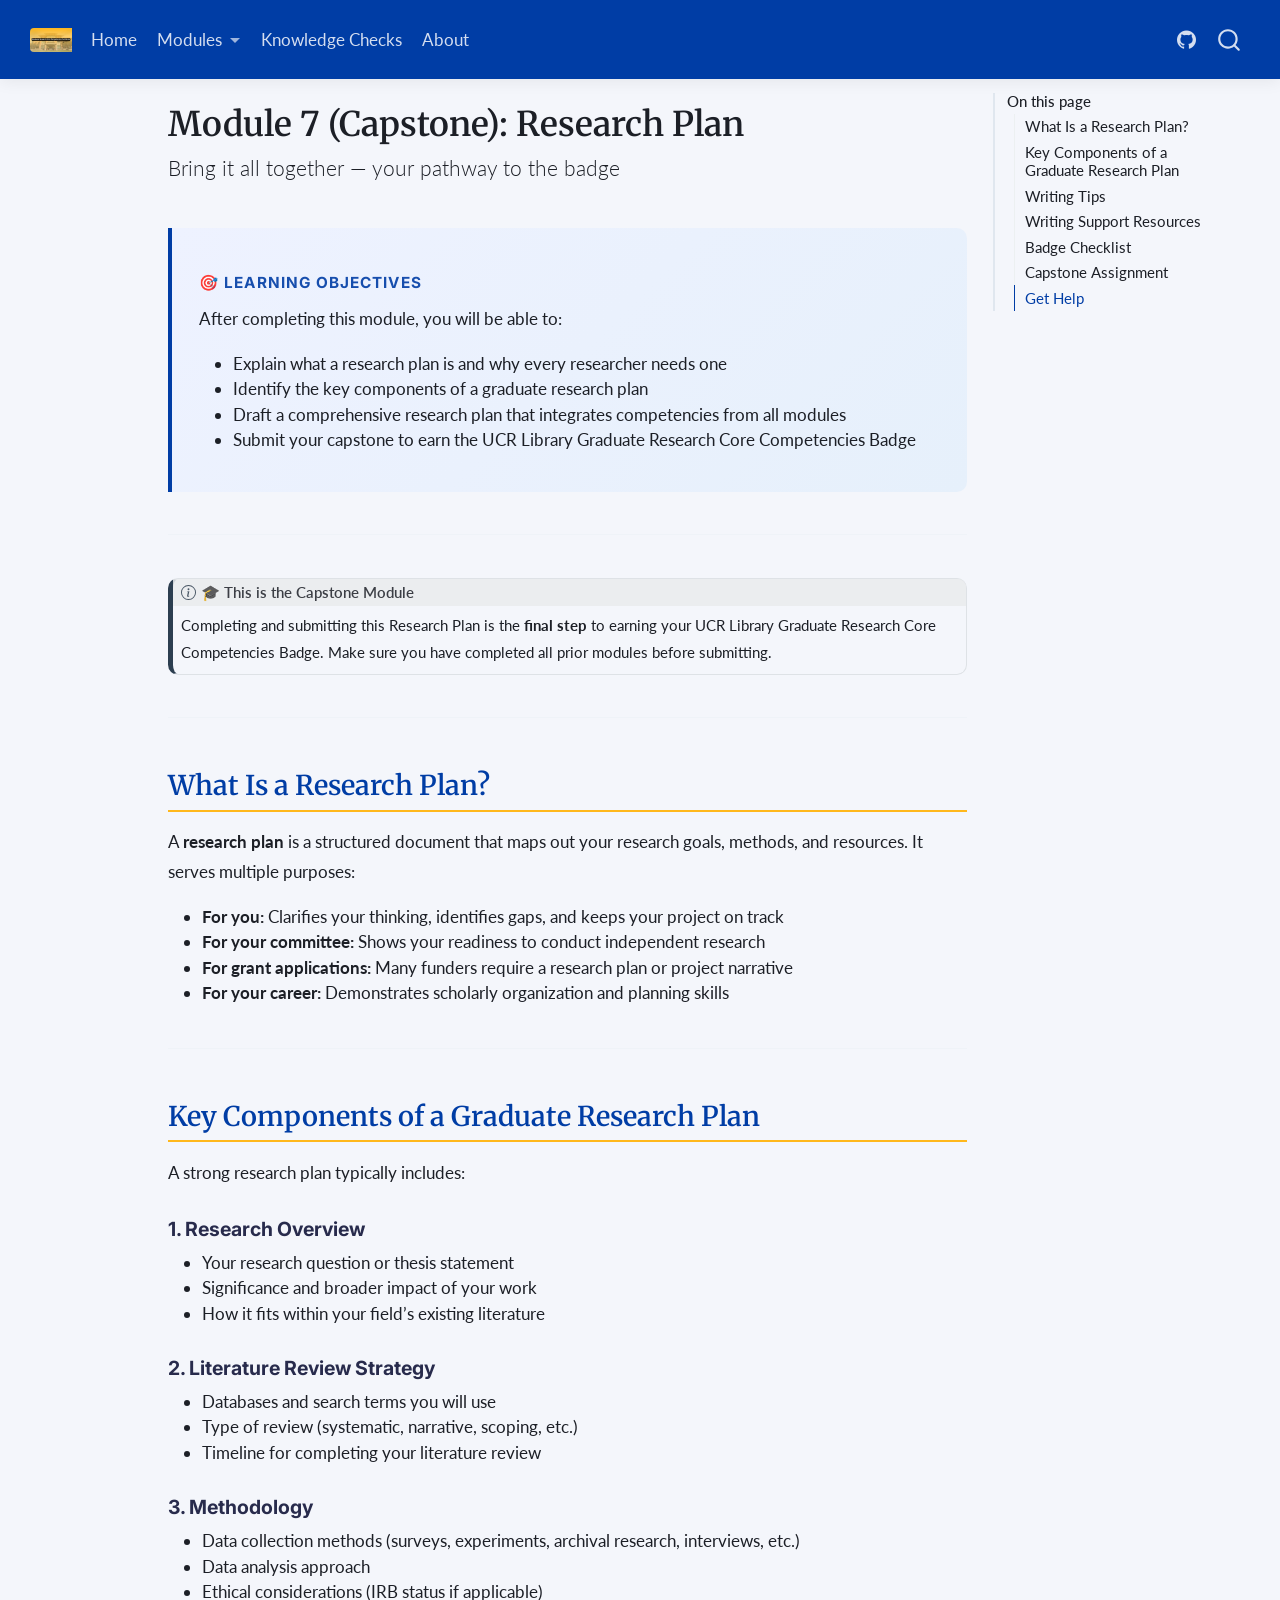
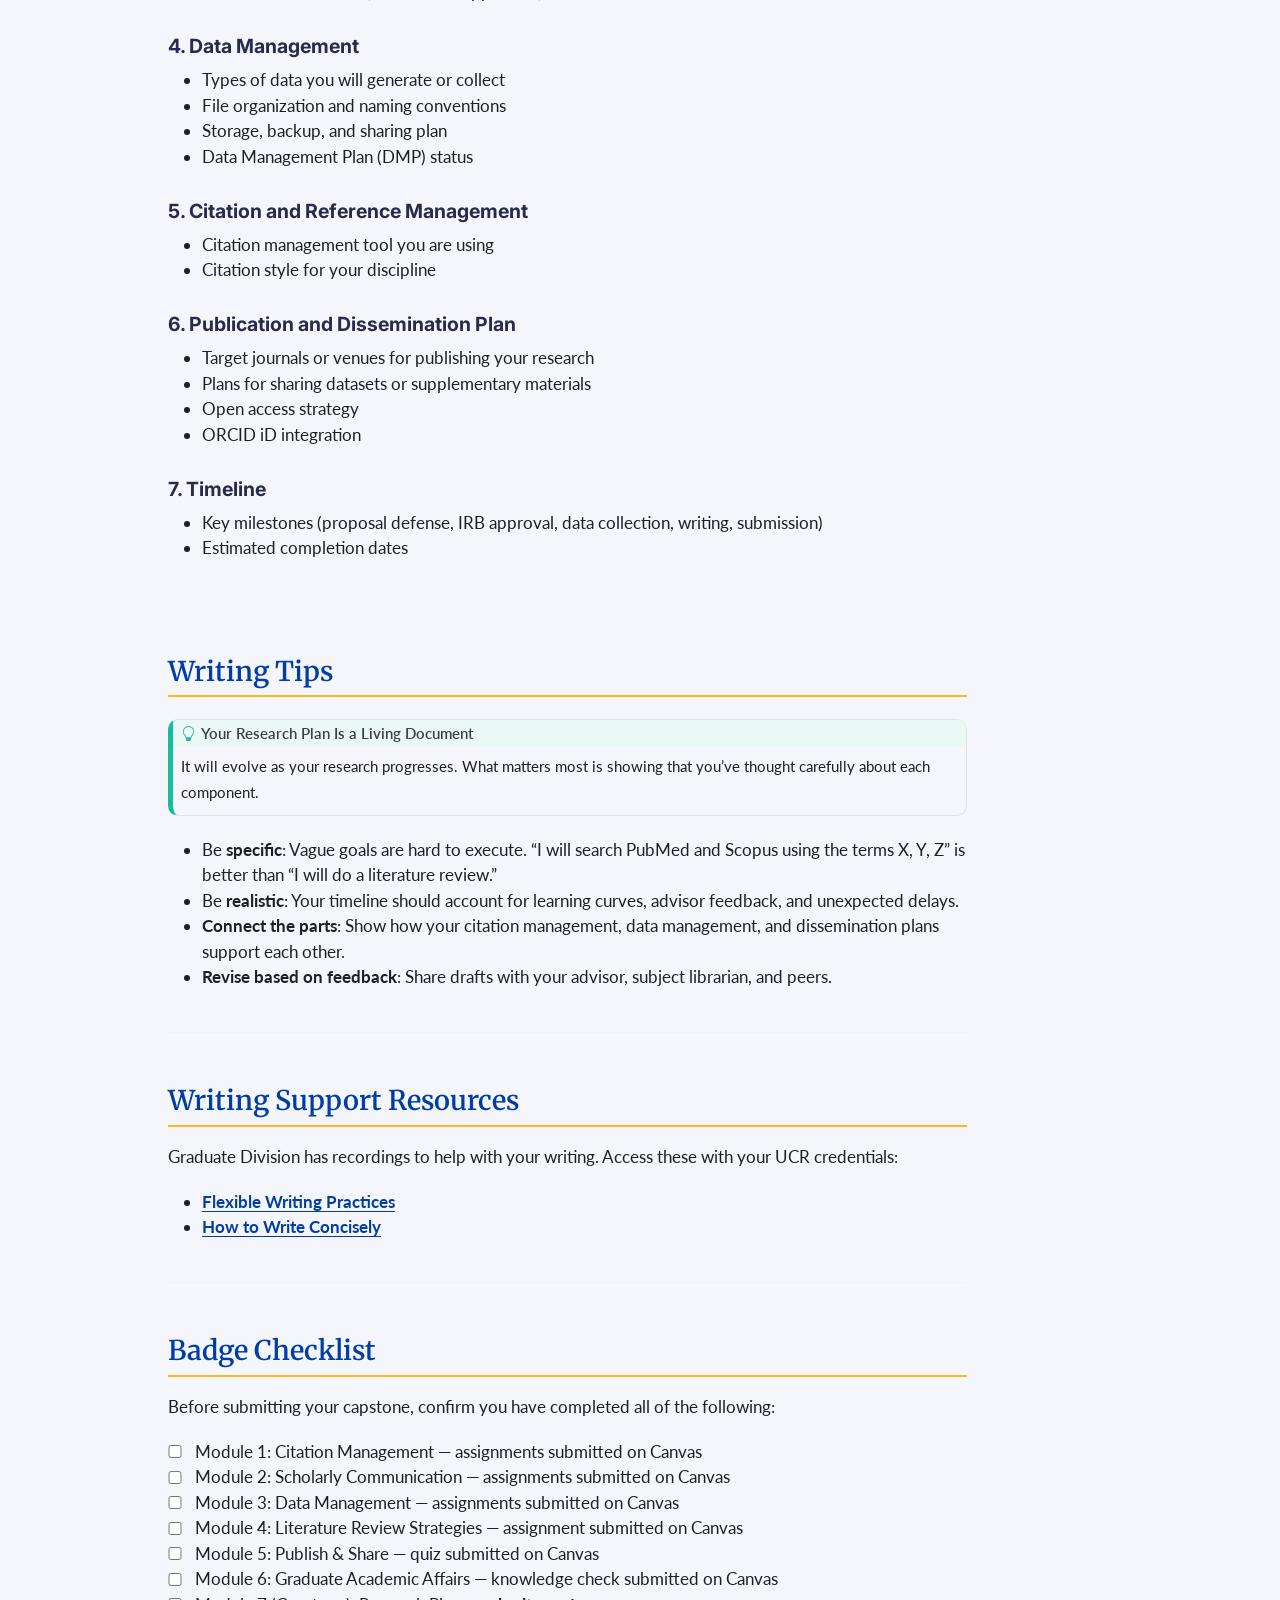
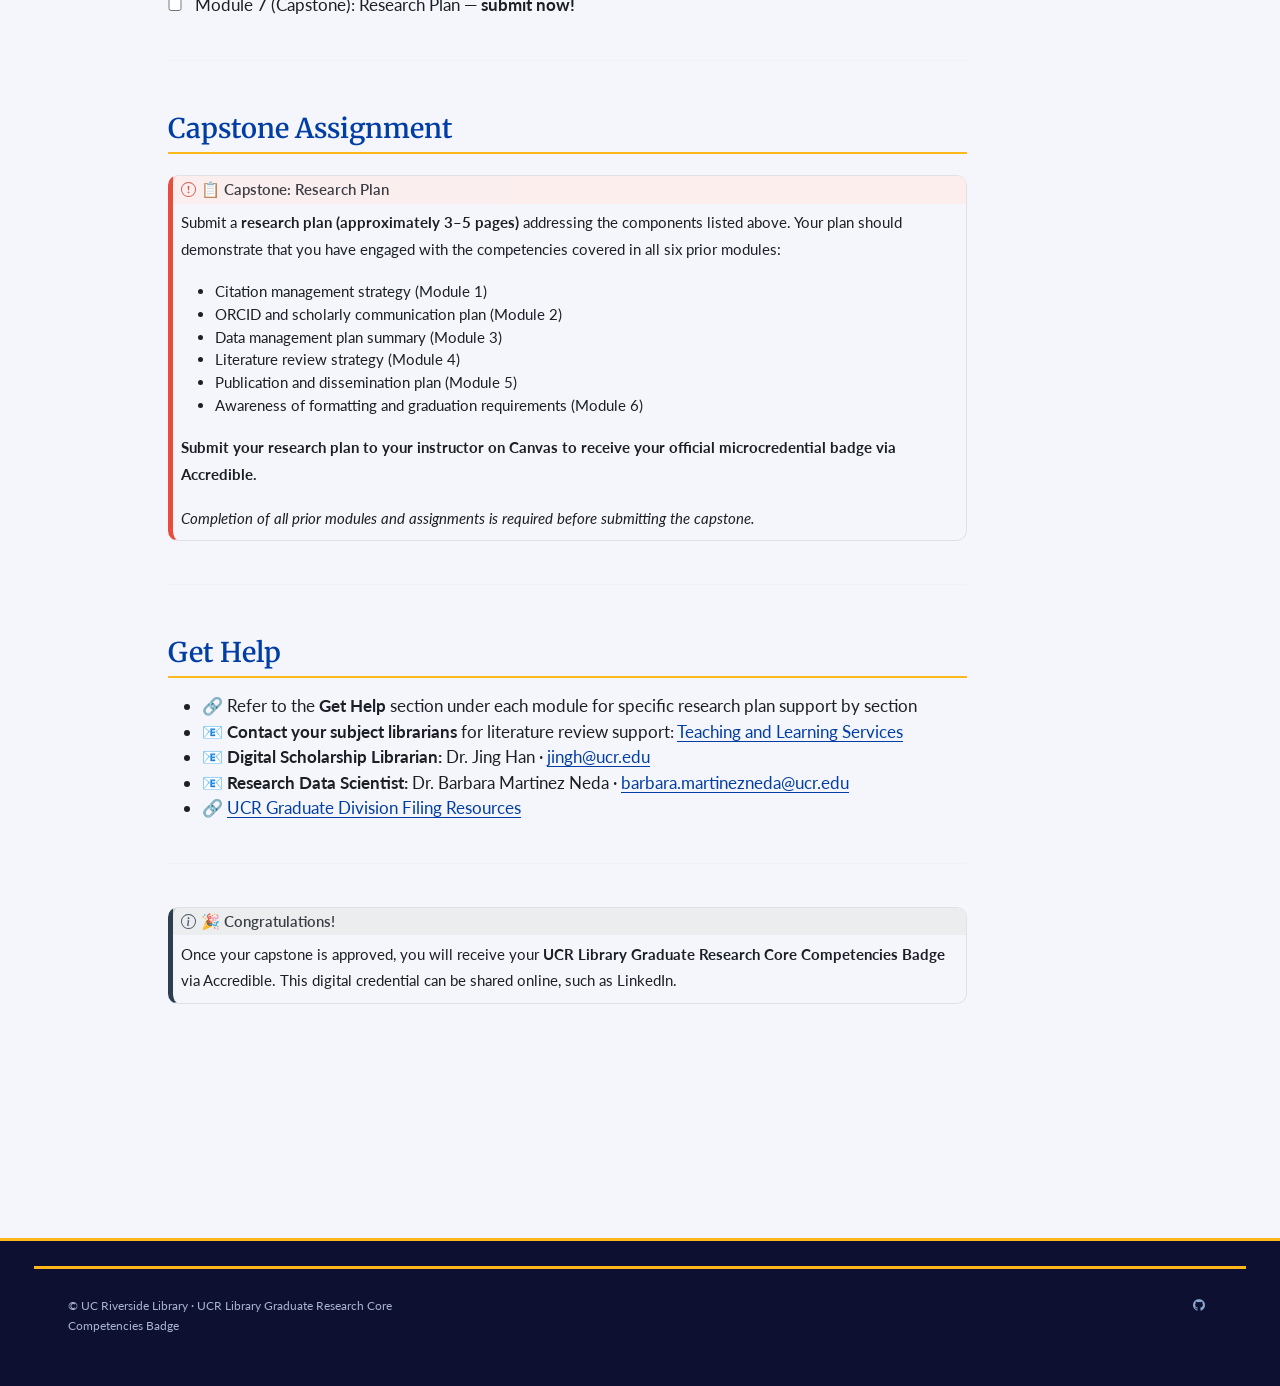
<file: docs/modules/07-capstone.html>
<!DOCTYPE html>
<html xmlns="http://www.w3.org/1999/xhtml" lang="en" xml:lang="en"><head>

<meta charset="utf-8">
<meta name="generator" content="quarto-1.9.36">

<meta name="viewport" content="width=device-width, initial-scale=1.0, user-scalable=yes">


<title>Module 7 (Capstone): Research Plan – UCR Library Graduate Research Core Competencies Badge</title>
<style>
/* Default styles provided by pandoc.
** See https://pandoc.org/MANUAL.html#variables-for-html for config info.
*/
code{white-space: pre-wrap;}
span.smallcaps{font-variant: small-caps;}
div.columns{display: flex; gap: min(4vw, 1.5em);}
div.column{flex: auto; overflow-x: auto;}
div.hanging-indent{margin-left: 1.5em; text-indent: -1.5em;}
ul.task-list{list-style: none;}
ul.task-list li input[type="checkbox"] {
  width: 0.8em;
  margin: 0 0.8em 0.2em -1em; /* quarto-specific, see https://github.com/quarto-dev/quarto-cli/issues/4556 */ 
  vertical-align: middle;
}
</style>


<script src="../site_libs/quarto-nav/quarto-nav.js"></script>
<script src="../site_libs/quarto-nav/headroom.min.js"></script>
<script src="../site_libs/clipboard/clipboard.min.js"></script>
<script src="../site_libs/quarto-search/autocomplete.umd.js"></script>
<script src="../site_libs/quarto-search/fuse.min.js"></script>
<script src="../site_libs/quarto-search/quarto-search.js"></script>
<meta name="quarto:offset" content="../">
<link href="../images/certificate-thumbnail.jpg" rel="icon" type="image/jpeg">
<script src="../site_libs/quarto-html/quarto.js" type="module"></script>
<script src="../site_libs/quarto-html/tabsets/tabsets.js" type="module"></script>
<script src="../site_libs/quarto-html/popper.min.js"></script>
<script src="../site_libs/quarto-html/tippy.umd.min.js"></script>
<script src="../site_libs/quarto-html/anchor.min.js"></script>
<link href="../site_libs/quarto-html/tippy.css" rel="stylesheet">
<link href="../site_libs/quarto-html/quarto-syntax-highlighting-845c23b38eaddc0f92fda52bfe77a8c8.css" rel="stylesheet" id="quarto-text-highlighting-styles">
<script src="../site_libs/bootstrap/bootstrap.min.js"></script>
<link href="../site_libs/bootstrap/bootstrap-icons.css" rel="stylesheet">
<link href="../site_libs/bootstrap/bootstrap-c757c3e3eb24b55221ff6a535b5bb890.min.css" rel="stylesheet" append-hash="true" id="quarto-bootstrap" data-mode="light">
<script id="quarto-search-options" type="application/json">{
  "location": "navbar",
  "copy-button": false,
  "collapse-after": 3,
  "panel-placement": "end",
  "type": "overlay",
  "limit": 50,
  "keyboard-shortcut": [
    "f",
    "/",
    "s"
  ],
  "show-item-context": false,
  "language": {
    "search-no-results-text": "No results",
    "search-matching-documents-text": "matching documents",
    "search-copy-link-title": "Copy link to search",
    "search-hide-matches-text": "Hide additional matches",
    "search-more-match-text": "more match in this document",
    "search-more-matches-text": "more matches in this document",
    "search-clear-button-title": "Clear",
    "search-text-placeholder": "",
    "search-detached-cancel-button-title": "Cancel",
    "search-submit-button-title": "Submit",
    "search-label": "Search"
  }
}</script>
<script async="" src="https://www.googletagmanager.com/gtag/js?id=G-T1QKSM81L6"></script>

<script type="text/javascript">

window.dataLayer = window.dataLayer || [];
function gtag(){dataLayer.push(arguments);}
gtag('js', new Date());
gtag('config', 'G-T1QKSM81L6', { 'anonymize_ip': true});
</script>
<style>html{ scroll-behavior: smooth; }</style>
<link rel="preconnect" href="https://fonts.googleapis.com">
<link href="https://fonts.googleapis.com/css2?family=Inter:wght@300;400;600;700&amp;family=Merriweather:wght@400;700&amp;display=swap" rel="stylesheet">


</head>

<body class="nav-fixed quarto-light">

<div id="quarto-search-results"></div>
  <header id="quarto-header" class="headroom fixed-top">
    <nav class="navbar navbar-expand-lg " data-bs-theme="dark">
      <div class="navbar-container container-fluid">
      <div class="navbar-brand-container mx-auto">
    <a href="../index.html" class="navbar-brand navbar-brand-logo">
    <img src="../images/certificate-thumbnail.jpg" alt="GRCC Badge" class="navbar-logo light-content">
    <img src="../images/certificate-thumbnail.jpg" alt="GRCC Badge" class="navbar-logo dark-content">
    </a>
  </div>
            <div id="quarto-search" class="" title="Search"></div>
          <button class="navbar-toggler" type="button" data-bs-toggle="collapse" data-bs-target="#navbarCollapse" aria-controls="navbarCollapse" role="menu" aria-expanded="false" aria-label="Toggle navigation" onclick="if (window.quartoToggleHeadroom) { window.quartoToggleHeadroom(); }">
  <span class="navbar-toggler-icon"></span>
</button>
          <div class="collapse navbar-collapse" id="navbarCollapse">
            <ul class="navbar-nav navbar-nav-scroll me-auto">
  <li class="nav-item">
    <a class="nav-link" href="../index.html"> 
<span class="menu-text">Home</span></a>
  </li>  
  <li class="nav-item dropdown ">
    <a class="nav-link dropdown-toggle" href="#" id="nav-menu-modules" role="link" data-bs-toggle="dropdown" aria-expanded="false">
 <span class="menu-text">Modules</span>
    </a>
    <ul class="dropdown-menu" aria-labelledby="nav-menu-modules">    
        <li>
    <a class="dropdown-item" href="../modules/01-citation-management.html">
 <span class="dropdown-text">1 · Citation Management</span></a>
  </li>  
        <li>
    <a class="dropdown-item" href="../modules/02-scholarly-communication.html">
 <span class="dropdown-text">2 · Scholarly Communication</span></a>
  </li>  
        <li>
    <a class="dropdown-item" href="../modules/03-data-management.html">
 <span class="dropdown-text">3 · Data Management</span></a>
  </li>  
        <li>
    <a class="dropdown-item" href="../modules/04-literature-review.html">
 <span class="dropdown-text">4 · Literature Review Strategies</span></a>
  </li>  
        <li>
    <a class="dropdown-item" href="../modules/05-publish-share.html">
 <span class="dropdown-text">5 · Publish &amp; Share Your Research</span></a>
  </li>  
        <li>
    <a class="dropdown-item" href="../modules/06-graduate-academic-affairs.html">
 <span class="dropdown-text">6 · Graduate Academic Affairs</span></a>
  </li>  
        <li>
    <a class="dropdown-item" href="../modules/07-capstone.html">
 <span class="dropdown-text">7 · Capstone: Research Plan</span></a>
  </li>  
    </ul>
  </li>
  <li class="nav-item">
    <a class="nav-link" href="../knowledge-checks.html"> 
<span class="menu-text">Knowledge Checks</span></a>
  </li>  
  <li class="nav-item">
    <a class="nav-link" href="../about.html"> 
<span class="menu-text">About</span></a>
  </li>  
</ul>
            <ul class="navbar-nav navbar-nav-scroll ms-auto">
  <li class="nav-item compact">
    <a class="nav-link" href="https://github.com/jinghanlib/grcc-certificate"> <i class="bi bi-github" role="img" aria-label="GitHub">
</i> 
<span class="menu-text"></span></a>
  </li>  
</ul>
          </div> <!-- /navcollapse -->
            <div class="quarto-navbar-tools">
</div>
      </div> <!-- /container-fluid -->
    </nav>
</header>
<!-- content -->
<div id="quarto-content" class="quarto-container page-columns page-rows-contents page-layout-article page-navbar">
<!-- sidebar -->
<!-- margin-sidebar -->
    <div id="quarto-margin-sidebar" class="sidebar margin-sidebar">
        <nav id="TOC" role="doc-toc" class="toc-active">
    <h2 id="toc-title">On this page</h2>
   
  <ul>
  <li><a href="#what-is-a-research-plan" id="toc-what-is-a-research-plan" class="nav-link active" data-scroll-target="#what-is-a-research-plan">What Is a Research Plan?</a></li>
  <li><a href="#key-components-of-a-graduate-research-plan" id="toc-key-components-of-a-graduate-research-plan" class="nav-link" data-scroll-target="#key-components-of-a-graduate-research-plan">Key Components of a Graduate Research Plan</a>
  <ul class="collapse">
  <li><a href="#research-overview" id="toc-research-overview" class="nav-link" data-scroll-target="#research-overview">1. Research Overview</a></li>
  <li><a href="#literature-review-strategy" id="toc-literature-review-strategy" class="nav-link" data-scroll-target="#literature-review-strategy">2. Literature Review Strategy</a></li>
  <li><a href="#methodology" id="toc-methodology" class="nav-link" data-scroll-target="#methodology">3. Methodology</a></li>
  <li><a href="#data-management" id="toc-data-management" class="nav-link" data-scroll-target="#data-management">4. Data Management</a></li>
  <li><a href="#citation-and-reference-management" id="toc-citation-and-reference-management" class="nav-link" data-scroll-target="#citation-and-reference-management">5. Citation and Reference Management</a></li>
  <li><a href="#publication-and-dissemination-plan" id="toc-publication-and-dissemination-plan" class="nav-link" data-scroll-target="#publication-and-dissemination-plan">6. Publication and Dissemination Plan</a></li>
  <li><a href="#timeline" id="toc-timeline" class="nav-link" data-scroll-target="#timeline">7. Timeline</a></li>
  </ul></li>
  <li><a href="#writing-tips" id="toc-writing-tips" class="nav-link" data-scroll-target="#writing-tips">Writing Tips</a></li>
  <li><a href="#writing-support-resources" id="toc-writing-support-resources" class="nav-link" data-scroll-target="#writing-support-resources">Writing Support Resources</a></li>
  <li><a href="#badge-checklist" id="toc-badge-checklist" class="nav-link" data-scroll-target="#badge-checklist">Badge Checklist</a></li>
  <li><a href="#capstone-assignment" id="toc-capstone-assignment" class="nav-link" data-scroll-target="#capstone-assignment">Capstone Assignment</a></li>
  <li><a href="#get-help" id="toc-get-help" class="nav-link" data-scroll-target="#get-help">Get Help</a></li>
  </ul>
</nav>
    </div>
<!-- main -->
<main class="content" id="quarto-document-content">

<header id="title-block-header" class="quarto-title-block default">
<div class="quarto-title">
<h1 class="title">Module 7 (Capstone): Research Plan</h1>
<p class="subtitle lead">Bring it all together — your pathway to the badge</p>
</div>



<div class="quarto-title-meta">

    
  
    
  </div>
  


</header>


<section id="learning-objectives" class="level4 learning-objectives">
<h4 class="anchored" data-anchor-id="learning-objectives">🎯 Learning Objectives</h4>
<p>After completing this module, you will be able to:</p>
<ul>
<li>Explain what a research plan is and why every researcher needs one</li>
<li>Identify the key components of a graduate research plan</li>
<li>Draft a comprehensive research plan that integrates competencies from all modules</li>
<li>Submit your capstone to earn the UCR Library Graduate Research Core Competencies Badge</li>
</ul>
</section>
<hr>
<div class="callout callout-style-default callout-note callout-titled">
<div class="callout-header d-flex align-content-center">
<div class="callout-icon-container">
<i class="callout-icon"></i>
</div>
<div class="callout-title-container flex-fill">
<span class="screen-reader-only">Note</span>🎓 This is the Capstone Module
</div>
</div>
<div class="callout-body-container callout-body">
<p>Completing and submitting this Research Plan is the <strong>final step</strong> to earning your UCR Library Graduate Research Core Competencies Badge. Make sure you have completed all prior modules before submitting.</p>
</div>
</div>
<hr>
<section id="what-is-a-research-plan" class="level2">
<h2 class="anchored" data-anchor-id="what-is-a-research-plan">What Is a Research Plan?</h2>
<p>A <strong>research plan</strong> is a structured document that maps out your research goals, methods, and resources. It serves multiple purposes:</p>
<ul>
<li><strong>For you:</strong> Clarifies your thinking, identifies gaps, and keeps your project on track</li>
<li><strong>For your committee:</strong> Shows your readiness to conduct independent research</li>
<li><strong>For grant applications:</strong> Many funders require a research plan or project narrative</li>
<li><strong>For your career:</strong> Demonstrates scholarly organization and planning skills</li>
</ul>
<hr>
</section>
<section id="key-components-of-a-graduate-research-plan" class="level2">
<h2 class="anchored" data-anchor-id="key-components-of-a-graduate-research-plan">Key Components of a Graduate Research Plan</h2>
<p>A strong research plan typically includes:</p>
<section id="research-overview" class="level3">
<h3 class="anchored" data-anchor-id="research-overview">1. Research Overview</h3>
<ul>
<li>Your research question or thesis statement</li>
<li>Significance and broader impact of your work</li>
<li>How it fits within your field’s existing literature</li>
</ul>
</section>
<section id="literature-review-strategy" class="level3">
<h3 class="anchored" data-anchor-id="literature-review-strategy">2. Literature Review Strategy</h3>
<ul>
<li>Databases and search terms you will use</li>
<li>Type of review (systematic, narrative, scoping, etc.)</li>
<li>Timeline for completing your literature review</li>
</ul>
</section>
<section id="methodology" class="level3">
<h3 class="anchored" data-anchor-id="methodology">3. Methodology</h3>
<ul>
<li>Data collection methods (surveys, experiments, archival research, interviews, etc.)</li>
<li>Data analysis approach</li>
<li>Ethical considerations (IRB status if applicable)</li>
</ul>
</section>
<section id="data-management" class="level3">
<h3 class="anchored" data-anchor-id="data-management">4. Data Management</h3>
<ul>
<li>Types of data you will generate or collect</li>
<li>File organization and naming conventions</li>
<li>Storage, backup, and sharing plan</li>
<li>Data Management Plan (DMP) status</li>
</ul>
</section>
<section id="citation-and-reference-management" class="level3">
<h3 class="anchored" data-anchor-id="citation-and-reference-management">5. Citation and Reference Management</h3>
<ul>
<li>Citation management tool you are using</li>
<li>Citation style for your discipline</li>
</ul>
</section>
<section id="publication-and-dissemination-plan" class="level3">
<h3 class="anchored" data-anchor-id="publication-and-dissemination-plan">6. Publication and Dissemination Plan</h3>
<ul>
<li>Target journals or venues for publishing your research</li>
<li>Plans for sharing datasets or supplementary materials</li>
<li>Open access strategy</li>
<li>ORCID iD integration</li>
</ul>
</section>
<section id="timeline" class="level3">
<h3 class="anchored" data-anchor-id="timeline">7. Timeline</h3>
<ul>
<li>Key milestones (proposal defense, IRB approval, data collection, writing, submission)</li>
<li>Estimated completion dates</li>
</ul>
<hr>
</section>
</section>
<section id="writing-tips" class="level2">
<h2 class="anchored" data-anchor-id="writing-tips">Writing Tips</h2>
<div class="callout callout-style-default callout-tip callout-titled">
<div class="callout-header d-flex align-content-center">
<div class="callout-icon-container">
<i class="callout-icon"></i>
</div>
<div class="callout-title-container flex-fill">
<span class="screen-reader-only">Tip</span>Your Research Plan Is a Living Document
</div>
</div>
<div class="callout-body-container callout-body">
<p>It will evolve as your research progresses. What matters most is showing that you’ve thought carefully about each component.</p>
</div>
</div>
<ul>
<li>Be <strong>specific</strong>: Vague goals are hard to execute. “I will search PubMed and Scopus using the terms X, Y, Z” is better than “I will do a literature review.”</li>
<li>Be <strong>realistic</strong>: Your timeline should account for learning curves, advisor feedback, and unexpected delays.</li>
<li><strong>Connect the parts</strong>: Show how your citation management, data management, and dissemination plans support each other.</li>
<li><strong>Revise based on feedback</strong>: Share drafts with your advisor, subject librarian, and peers.</li>
</ul>
<hr>
</section>
<section id="writing-support-resources" class="level2">
<h2 class="anchored" data-anchor-id="writing-support-resources">Writing Support Resources</h2>
<p>Graduate Division has recordings to help with your writing. Access these with your UCR credentials:</p>
<ul>
<li><a href="https://ucr.yuja.com/V/Video?v=9651248&amp;node=42604592&amp;a=5635964&amp;autoplay=1"><strong>Flexible Writing Practices</strong></a></li>
<li><a href="https://ucr.yuja.com/V/Video?v=12213934&amp;node=53414012&amp;a=73574019"><strong>How to Write Concisely</strong></a></li>
</ul>
<hr>
</section>
<section id="badge-checklist" class="level2">
<h2 class="anchored" data-anchor-id="badge-checklist">Badge Checklist</h2>
<p>Before submitting your capstone, confirm you have completed all of the following:</p>
<ul class="task-list">
<li><label><input type="checkbox">Module 1: Citation Management — assignments submitted on Canvas</label></li>
<li><label><input type="checkbox">Module 2: Scholarly Communication — assignments submitted on Canvas</label></li>
<li><label><input type="checkbox">Module 3: Data Management — assignments submitted on Canvas</label></li>
<li><label><input type="checkbox">Module 4: Literature Review Strategies — assignment submitted on Canvas</label></li>
<li><label><input type="checkbox">Module 5: Publish &amp; Share — quiz submitted on Canvas</label></li>
<li><label><input type="checkbox">Module 6: Graduate Academic Affairs — knowledge check submitted on Canvas</label></li>
<li><label><input type="checkbox">Module 7 (Capstone): Research Plan — <strong>submit now!</strong></label></li>
</ul>
<hr>
</section>
<section id="capstone-assignment" class="level2">
<h2 class="anchored" data-anchor-id="capstone-assignment">Capstone Assignment</h2>
<div class="callout callout-style-default callout-important callout-titled">
<div class="callout-header d-flex align-content-center">
<div class="callout-icon-container">
<i class="callout-icon"></i>
</div>
<div class="callout-title-container flex-fill">
<span class="screen-reader-only">Important</span>📋 Capstone: Research Plan
</div>
</div>
<div class="callout-body-container callout-body">
<p>Submit a <strong>research plan (approximately 3–5 pages)</strong> addressing the components listed above. Your plan should demonstrate that you have engaged with the competencies covered in all six prior modules:</p>
<ul>
<li>Citation management strategy (Module 1)</li>
<li>ORCID and scholarly communication plan (Module 2)</li>
<li>Data management plan summary (Module 3)</li>
<li>Literature review strategy (Module 4)</li>
<li>Publication and dissemination plan (Module 5)</li>
<li>Awareness of formatting and graduation requirements (Module 6)</li>
</ul>
<p><strong>Submit your research plan to your instructor on Canvas to receive your official microcredential badge via Accredible.</strong></p>
<p><em>Completion of all prior modules and assignments is required before submitting the capstone.</em></p>
</div>
</div>
<hr>
</section>
<section id="get-help" class="level2">
<h2 class="anchored" data-anchor-id="get-help">Get Help</h2>
<ul>
<li>🔗 Refer to the <strong>Get Help</strong> section under each module for specific research plan support by section</li>
<li>📧 <strong>Contact your subject librarians</strong> for literature review support: <a href="https://library.ucr.edu/about/directory/staff">Teaching and Learning Services</a></li>
<li>📧 <strong>Digital Scholarship Librarian:</strong> Dr.&nbsp;Jing Han · <a href="mailto:jingh@ucr.edu">jingh@ucr.edu</a></li>
<li>📧 <strong>Research Data Scientist:</strong> Dr.&nbsp;Barbara Martinez Neda · <a href="mailto:barbara.martinezneda@ucr.edu">barbara.martinezneda@ucr.edu</a></li>
<li>🔗 <a href="https://graduate.ucr.edu/filing-resources">UCR Graduate Division Filing Resources</a></li>
</ul>
<hr>
<div class="callout callout-style-default callout-note callout-titled">
<div class="callout-header d-flex align-content-center">
<div class="callout-icon-container">
<i class="callout-icon"></i>
</div>
<div class="callout-title-container flex-fill">
<span class="screen-reader-only">Note</span>🎉 Congratulations!
</div>
</div>
<div class="callout-body-container callout-body">
<p>Once your capstone is approved, you will receive your <strong>UCR Library Graduate Research Core Competencies Badge</strong> via Accredible. This digital credential can be shared online, such as LinkedIn.</p>
</div>
</div>


</section>

</main> <!-- /main -->
<script id="quarto-html-after-body" type="application/javascript">
  window.document.addEventListener("DOMContentLoaded", function (event) {
    const icon = "";
    const anchorJS = new window.AnchorJS();
    anchorJS.options = {
      placement: 'right',
      icon: icon
    };
    anchorJS.add('.anchored');
    const isCodeAnnotation = (el) => {
      for (const clz of el.classList) {
        if (clz.startsWith('code-annotation-')) {                     
          return true;
        }
      }
      return false;
    }
    const onCopySuccess = function(e) {
      // button target
      const button = e.trigger;
      // don't keep focus
      button.blur();
      // flash "checked"
      button.classList.add('code-copy-button-checked');
      var currentTitle = button.getAttribute("title");
      button.setAttribute("title", "Copied!");
      let tooltip;
      if (window.bootstrap) {
        button.setAttribute("data-bs-toggle", "tooltip");
        button.setAttribute("data-bs-placement", "left");
        button.setAttribute("data-bs-title", "Copied!");
        tooltip = new bootstrap.Tooltip(button, 
          { trigger: "manual", 
            customClass: "code-copy-button-tooltip",
            offset: [0, -8]});
        tooltip.show();    
      }
      setTimeout(function() {
        if (tooltip) {
          tooltip.hide();
          button.removeAttribute("data-bs-title");
          button.removeAttribute("data-bs-toggle");
          button.removeAttribute("data-bs-placement");
        }
        button.setAttribute("title", currentTitle);
        button.classList.remove('code-copy-button-checked');
      }, 1000);
      // clear code selection
      e.clearSelection();
    }
    const getTextToCopy = function(trigger) {
      const outerScaffold = trigger.parentElement.cloneNode(true);
      const codeEl = outerScaffold.querySelector('code');
      for (const childEl of codeEl.children) {
        if (isCodeAnnotation(childEl)) {
          childEl.remove();
        }
      }
      return codeEl.innerText;
    }
    const clipboard = new window.ClipboardJS('.code-copy-button:not([data-in-quarto-modal])', {
      text: getTextToCopy
    });
    clipboard.on('success', onCopySuccess);
    if (window.document.getElementById('quarto-embedded-source-code-modal')) {
      const clipboardModal = new window.ClipboardJS('.code-copy-button[data-in-quarto-modal]', {
        text: getTextToCopy,
        container: window.document.getElementById('quarto-embedded-source-code-modal')
      });
      clipboardModal.on('success', onCopySuccess);
    }
      var localhostRegex = new RegExp(/^(?:http|https):\/\/localhost\:?[0-9]*\//);
      var mailtoRegex = new RegExp(/^mailto:/);
        var filterRegex = new RegExp('/' + window.location.host + '/');
      var isInternal = (href) => {
          return filterRegex.test(href) || localhostRegex.test(href) || mailtoRegex.test(href);
      }
      // Inspect non-navigation links and adorn them if external
     var links = window.document.querySelectorAll('a[href]:not(.nav-link):not(.navbar-brand):not(.toc-action):not(.sidebar-link):not(.sidebar-item-toggle):not(.pagination-link):not(.no-external):not([aria-hidden]):not(.dropdown-item):not(.quarto-navigation-tool):not(.about-link)');
      for (var i=0; i<links.length; i++) {
        const link = links[i];
        if (!isInternal(link.href)) {
          // undo the damage that might have been done by quarto-nav.js in the case of
          // links that we want to consider external
          if (link.dataset.originalHref !== undefined) {
            link.href = link.dataset.originalHref;
          }
            // target, if specified
            link.setAttribute("target", "_blank");
            if (link.getAttribute("rel") === null) {
              link.setAttribute("rel", "noopener");
            }
        }
      }
    function tippyHover(el, contentFn, onTriggerFn, onUntriggerFn) {
      const config = {
        allowHTML: true,
        maxWidth: 500,
        delay: 100,
        arrow: false,
        appendTo: function(el) {
            return el.parentElement;
        },
        interactive: true,
        interactiveBorder: 10,
        theme: 'quarto',
        placement: 'bottom-start',
      };
      if (contentFn) {
        config.content = contentFn;
      }
      if (onTriggerFn) {
        config.onTrigger = onTriggerFn;
      }
      if (onUntriggerFn) {
        config.onUntrigger = onUntriggerFn;
      }
      window.tippy(el, config); 
    }
    const noterefs = window.document.querySelectorAll('a[role="doc-noteref"]');
    for (var i=0; i<noterefs.length; i++) {
      const ref = noterefs[i];
      tippyHover(ref, function() {
        // use id or data attribute instead here
        let href = ref.getAttribute('data-footnote-href') || ref.getAttribute('href');
        try { href = new URL(href).hash; } catch {}
        const id = href.replace(/^#\/?/, "");
        const note = window.document.getElementById(id);
        if (note) {
          return note.innerHTML;
        } else {
          return "";
        }
      });
    }
    const xrefs = window.document.querySelectorAll('a.quarto-xref');
    const processXRef = (id, note) => {
      // Strip column container classes
      const stripColumnClz = (el) => {
        el.classList.remove("page-full", "page-columns");
        if (el.children) {
          for (const child of el.children) {
            stripColumnClz(child);
          }
        }
      }
      stripColumnClz(note)
      if (id === null || id.startsWith('sec-')) {
        // Special case sections, only their first couple elements
        const container = document.createElement("div");
        if (note.children && note.children.length > 2) {
          container.appendChild(note.children[0].cloneNode(true));
          for (let i = 1; i < note.children.length; i++) {
            const child = note.children[i];
            if (child.tagName === "P" && child.innerText === "") {
              continue;
            } else {
              container.appendChild(child.cloneNode(true));
              break;
            }
          }
          if (window.Quarto?.typesetMath) {
            window.Quarto.typesetMath(container);
          }
          return container.innerHTML
        } else {
          if (window.Quarto?.typesetMath) {
            window.Quarto.typesetMath(note);
          }
          return note.innerHTML;
        }
      } else {
        // Remove any anchor links if they are present
        const anchorLink = note.querySelector('a.anchorjs-link');
        if (anchorLink) {
          anchorLink.remove();
        }
        if (window.Quarto?.typesetMath) {
          window.Quarto.typesetMath(note);
        }
        if (note.classList.contains("callout")) {
          return note.outerHTML;
        } else {
          return note.innerHTML;
        }
      }
    }
    for (var i=0; i<xrefs.length; i++) {
      const xref = xrefs[i];
      tippyHover(xref, undefined, function(instance) {
        instance.disable();
        let url = xref.getAttribute('href');
        let hash = undefined; 
        if (url.startsWith('#')) {
          hash = url;
        } else {
          try { hash = new URL(url).hash; } catch {}
        }
        if (hash) {
          const id = hash.replace(/^#\/?/, "");
          const note = window.document.getElementById(id);
          if (note !== null) {
            try {
              const html = processXRef(id, note.cloneNode(true));
              instance.setContent(html);
            } finally {
              instance.enable();
              instance.show();
            }
          } else {
            // See if we can fetch this
            fetch(url.split('#')[0])
            .then(res => res.text())
            .then(html => {
              const parser = new DOMParser();
              const htmlDoc = parser.parseFromString(html, "text/html");
              const note = htmlDoc.getElementById(id);
              if (note !== null) {
                const html = processXRef(id, note);
                instance.setContent(html);
              } 
            }).finally(() => {
              instance.enable();
              instance.show();
            });
          }
        } else {
          // See if we can fetch a full url (with no hash to target)
          // This is a special case and we should probably do some content thinning / targeting
          fetch(url)
          .then(res => res.text())
          .then(html => {
            const parser = new DOMParser();
            const htmlDoc = parser.parseFromString(html, "text/html");
            const note = htmlDoc.querySelector('main.content');
            if (note !== null) {
              // This should only happen for chapter cross references
              // (since there is no id in the URL)
              // remove the first header
              if (note.children.length > 0 && note.children[0].tagName === "HEADER") {
                note.children[0].remove();
              }
              const html = processXRef(null, note);
              instance.setContent(html);
            } 
          }).finally(() => {
            instance.enable();
            instance.show();
          });
        }
      }, function(instance) {
      });
    }
        let selectedAnnoteEl;
        const selectorForAnnotation = ( cell, annotation) => {
          let cellAttr = 'data-code-cell="' + cell + '"';
          let lineAttr = 'data-code-annotation="' +  annotation + '"';
          const selector = 'span[' + cellAttr + '][' + lineAttr + ']';
          return selector;
        }
        const selectCodeLines = (annoteEl) => {
          const doc = window.document;
          const targetCell = annoteEl.getAttribute("data-target-cell");
          const targetAnnotation = annoteEl.getAttribute("data-target-annotation");
          const annoteSpan = window.document.querySelector(selectorForAnnotation(targetCell, targetAnnotation));
          const lines = annoteSpan.getAttribute("data-code-lines").split(",");
          const lineIds = lines.map((line) => {
            return targetCell + "-" + line;
          })
          let top = null;
          let height = null;
          let parent = null;
          if (lineIds.length > 0) {
              //compute the position of the single el (top and bottom and make a div)
              const el = window.document.getElementById(lineIds[0]);
              top = el.offsetTop;
              height = el.offsetHeight;
              parent = el.parentElement.parentElement;
            if (lineIds.length > 1) {
              const lastEl = window.document.getElementById(lineIds[lineIds.length - 1]);
              const bottom = lastEl.offsetTop + lastEl.offsetHeight;
              height = bottom - top;
            }
            if (top !== null && height !== null && parent !== null) {
              // cook up a div (if necessary) and position it 
              let div = window.document.getElementById("code-annotation-line-highlight");
              if (div === null) {
                div = window.document.createElement("div");
                div.setAttribute("id", "code-annotation-line-highlight");
                div.style.position = 'absolute';
                parent.appendChild(div);
              }
              div.style.top = top - 2 + "px";
              div.style.height = height + 4 + "px";
              div.style.left = 0;
              let gutterDiv = window.document.getElementById("code-annotation-line-highlight-gutter");
              if (gutterDiv === null) {
                gutterDiv = window.document.createElement("div");
                gutterDiv.setAttribute("id", "code-annotation-line-highlight-gutter");
                gutterDiv.style.position = 'absolute';
                const codeCell = window.document.getElementById(targetCell);
                const gutter = codeCell.querySelector('.code-annotation-gutter');
                gutter.appendChild(gutterDiv);
              }
              gutterDiv.style.top = top - 2 + "px";
              gutterDiv.style.height = height + 4 + "px";
            }
            selectedAnnoteEl = annoteEl;
          }
        };
        const unselectCodeLines = () => {
          const elementsIds = ["code-annotation-line-highlight", "code-annotation-line-highlight-gutter"];
          elementsIds.forEach((elId) => {
            const div = window.document.getElementById(elId);
            if (div) {
              div.remove();
            }
          });
          selectedAnnoteEl = undefined;
        };
          // Handle positioning of the toggle
      window.addEventListener(
        "resize",
        throttle(() => {
          elRect = undefined;
          if (selectedAnnoteEl) {
            selectCodeLines(selectedAnnoteEl);
          }
        }, 10)
      );
      function throttle(fn, ms) {
      let throttle = false;
      let timer;
        return (...args) => {
          if(!throttle) { // first call gets through
              fn.apply(this, args);
              throttle = true;
          } else { // all the others get throttled
              if(timer) clearTimeout(timer); // cancel #2
              timer = setTimeout(() => {
                fn.apply(this, args);
                timer = throttle = false;
              }, ms);
          }
        };
      }
        // Attach click handler to the DT
        const annoteDls = window.document.querySelectorAll('dt[data-target-cell]');
        for (const annoteDlNode of annoteDls) {
          annoteDlNode.addEventListener('click', (event) => {
            const clickedEl = event.target;
            if (clickedEl !== selectedAnnoteEl) {
              unselectCodeLines();
              const activeEl = window.document.querySelector('dt[data-target-cell].code-annotation-active');
              if (activeEl) {
                activeEl.classList.remove('code-annotation-active');
              }
              selectCodeLines(clickedEl);
              clickedEl.classList.add('code-annotation-active');
            } else {
              // Unselect the line
              unselectCodeLines();
              clickedEl.classList.remove('code-annotation-active');
            }
          });
        }
    const findCites = (el) => {
      const parentEl = el.parentElement;
      if (parentEl) {
        const cites = parentEl.dataset.cites;
        if (cites) {
          return {
            el,
            cites: cites.split(' ')
          };
        } else {
          return findCites(el.parentElement)
        }
      } else {
        return undefined;
      }
    };
    var bibliorefs = window.document.querySelectorAll('a[role="doc-biblioref"]');
    for (var i=0; i<bibliorefs.length; i++) {
      const ref = bibliorefs[i];
      const citeInfo = findCites(ref);
      if (citeInfo) {
        tippyHover(citeInfo.el, function() {
          var popup = window.document.createElement('div');
          citeInfo.cites.forEach(function(cite) {
            var citeDiv = window.document.createElement('div');
            citeDiv.classList.add('hanging-indent');
            citeDiv.classList.add('csl-entry');
            var biblioDiv = window.document.getElementById('ref-' + cite);
            if (biblioDiv) {
              citeDiv.innerHTML = biblioDiv.innerHTML;
            }
            popup.appendChild(citeDiv);
          });
          return popup.innerHTML;
        });
      }
    }
  });
  </script>
</div> <!-- /content -->
<footer class="footer">
  <div class="nav-footer">
    <div class="nav-footer-left">
<p>© UC Riverside Library · UCR Library Graduate Research Core Competencies Badge</p>
</div>   
    <div class="nav-footer-center">
      &nbsp;
    </div>
    <div class="nav-footer-right">
      <ul class="footer-items list-unstyled">
    <li class="nav-item compact">
    <a class="nav-link" href="https://github.com/jinghanlib/grcc-certificate">
      <i class="bi bi-github" role="img">
</i> 
    </a>
  </li>  
</ul>
    </div>
  </div>
</footer>




<script src="../site_libs/quarto-html/zenscroll-min.js"></script>
</body></html>
</file>
<file: docs/site_libs/quarto-html/tippy.css>
.tippy-box[data-animation=fade][data-state=hidden]{opacity:0}[data-tippy-root]{max-width:calc(100vw - 10px)}.tippy-box{position:relative;background-color:#333;color:#fff;border-radius:4px;font-size:14px;line-height:1.4;white-space:normal;outline:0;transition-property:transform,visibility,opacity}.tippy-box[data-placement^=top]>.tippy-arrow{bottom:0}.tippy-box[data-placement^=top]>.tippy-arrow:before{bottom:-7px;left:0;border-width:8px 8px 0;border-top-color:initial;transform-origin:center top}.tippy-box[data-placement^=bottom]>.tippy-arrow{top:0}.tippy-box[data-placement^=bottom]>.tippy-arrow:before{top:-7px;left:0;border-width:0 8px 8px;border-bottom-color:initial;transform-origin:center bottom}.tippy-box[data-placement^=left]>.tippy-arrow{right:0}.tippy-box[data-placement^=left]>.tippy-arrow:before{border-width:8px 0 8px 8px;border-left-color:initial;right:-7px;transform-origin:center left}.tippy-box[data-placement^=right]>.tippy-arrow{left:0}.tippy-box[data-placement^=right]>.tippy-arrow:before{left:-7px;border-width:8px 8px 8px 0;border-right-color:initial;transform-origin:center right}.tippy-box[data-inertia][data-state=visible]{transition-timing-function:cubic-bezier(.54,1.5,.38,1.11)}.tippy-arrow{width:16px;height:16px;color:#333}.tippy-arrow:before{content:"";position:absolute;border-color:transparent;border-style:solid}.tippy-content{position:relative;padding:5px 9px;z-index:1}
</file>
<file: docs/site_libs/quarto-html/quarto-syntax-highlighting-845c23b38eaddc0f92fda52bfe77a8c8.css>
/* quarto syntax highlight colors */
:root {
  --quarto-hl-ot-color: #003B4F;
  --quarto-hl-at-color: #657422;
  --quarto-hl-ss-color: #20794D;
  --quarto-hl-an-color: #5E5E5E;
  --quarto-hl-fu-color: #4758AB;
  --quarto-hl-st-color: #20794D;
  --quarto-hl-cf-color: #003B4F;
  --quarto-hl-op-color: #5E5E5E;
  --quarto-hl-er-color: #AD0000;
  --quarto-hl-bn-color: #AD0000;
  --quarto-hl-al-color: #AD0000;
  --quarto-hl-va-color: #111111;
  --quarto-hl-bu-color: inherit;
  --quarto-hl-ex-color: inherit;
  --quarto-hl-pp-color: #AD0000;
  --quarto-hl-in-color: #5E5E5E;
  --quarto-hl-vs-color: #20794D;
  --quarto-hl-wa-color: #5E5E5E;
  --quarto-hl-do-color: #5E5E5E;
  --quarto-hl-im-color: #00769E;
  --quarto-hl-ch-color: #20794D;
  --quarto-hl-dt-color: #AD0000;
  --quarto-hl-fl-color: #AD0000;
  --quarto-hl-co-color: #5E5E5E;
  --quarto-hl-cv-color: #5E5E5E;
  --quarto-hl-cn-color: #8f5902;
  --quarto-hl-sc-color: #5E5E5E;
  --quarto-hl-dv-color: #AD0000;
  --quarto-hl-kw-color: #003B4F;
}

/* other quarto variables */
:root {
  --quarto-font-monospace: SFMono-Regular, Menlo, Monaco, Consolas, "Liberation Mono", "Courier New", monospace;
}

/* syntax highlight based on Pandoc's rules */
pre > code.sourceCode > span {
  color: #003B4F;
}

code.sourceCode > span {
  color: #003B4F;
}

div.sourceCode,
div.sourceCode pre.sourceCode {
  color: #003B4F;
}

/* Normal */
code span {
  color: #003B4F;
}

/* Alert */
code span.al {
  color: #AD0000;
  font-style: inherit;
}

/* Annotation */
code span.an {
  color: #5E5E5E;
  font-style: inherit;
}

/* Attribute */
code span.at {
  color: #657422;
  font-style: inherit;
}

/* BaseN */
code span.bn {
  color: #AD0000;
  font-style: inherit;
}

/* BuiltIn */
code span.bu {
  font-style: inherit;
}

/* ControlFlow */
code span.cf {
  color: #003B4F;
  font-weight: bold;
  font-style: inherit;
}

/* Char */
code span.ch {
  color: #20794D;
  font-style: inherit;
}

/* Constant */
code span.cn {
  color: #8f5902;
  font-style: inherit;
}

/* Comment */
code span.co {
  color: #5E5E5E;
  font-style: inherit;
}

/* CommentVar */
code span.cv {
  color: #5E5E5E;
  font-style: italic;
}

/* Documentation */
code span.do {
  color: #5E5E5E;
  font-style: italic;
}

/* DataType */
code span.dt {
  color: #AD0000;
  font-style: inherit;
}

/* DecVal */
code span.dv {
  color: #AD0000;
  font-style: inherit;
}

/* Error */
code span.er {
  color: #AD0000;
  font-style: inherit;
}

/* Extension */
code span.ex {
  font-style: inherit;
}

/* Float */
code span.fl {
  color: #AD0000;
  font-style: inherit;
}

/* Function */
code span.fu {
  color: #4758AB;
  font-style: inherit;
}

/* Import */
code span.im {
  color: #00769E;
  font-style: inherit;
}

/* Information */
code span.in {
  color: #5E5E5E;
  font-style: inherit;
}

/* Keyword */
code span.kw {
  color: #003B4F;
  font-weight: bold;
  font-style: inherit;
}

/* Operator */
code span.op {
  color: #5E5E5E;
  font-style: inherit;
}

/* Other */
code span.ot {
  color: #003B4F;
  font-style: inherit;
}

/* Preprocessor */
code span.pp {
  color: #AD0000;
  font-style: inherit;
}

/* SpecialChar */
code span.sc {
  color: #5E5E5E;
  font-style: inherit;
}

/* SpecialString */
code span.ss {
  color: #20794D;
  font-style: inherit;
}

/* String */
code span.st {
  color: #20794D;
  font-style: inherit;
}

/* Variable */
code span.va {
  color: #111111;
  font-style: inherit;
}

/* VerbatimString */
code span.vs {
  color: #20794D;
  font-style: inherit;
}

/* Warning */
code span.wa {
  color: #5E5E5E;
  font-style: italic;
}

.prevent-inlining {
  content: "</";
}

/*# sourceMappingURL=ac89f0bb514bba72461919f78549e31c.css.map */
</file>
